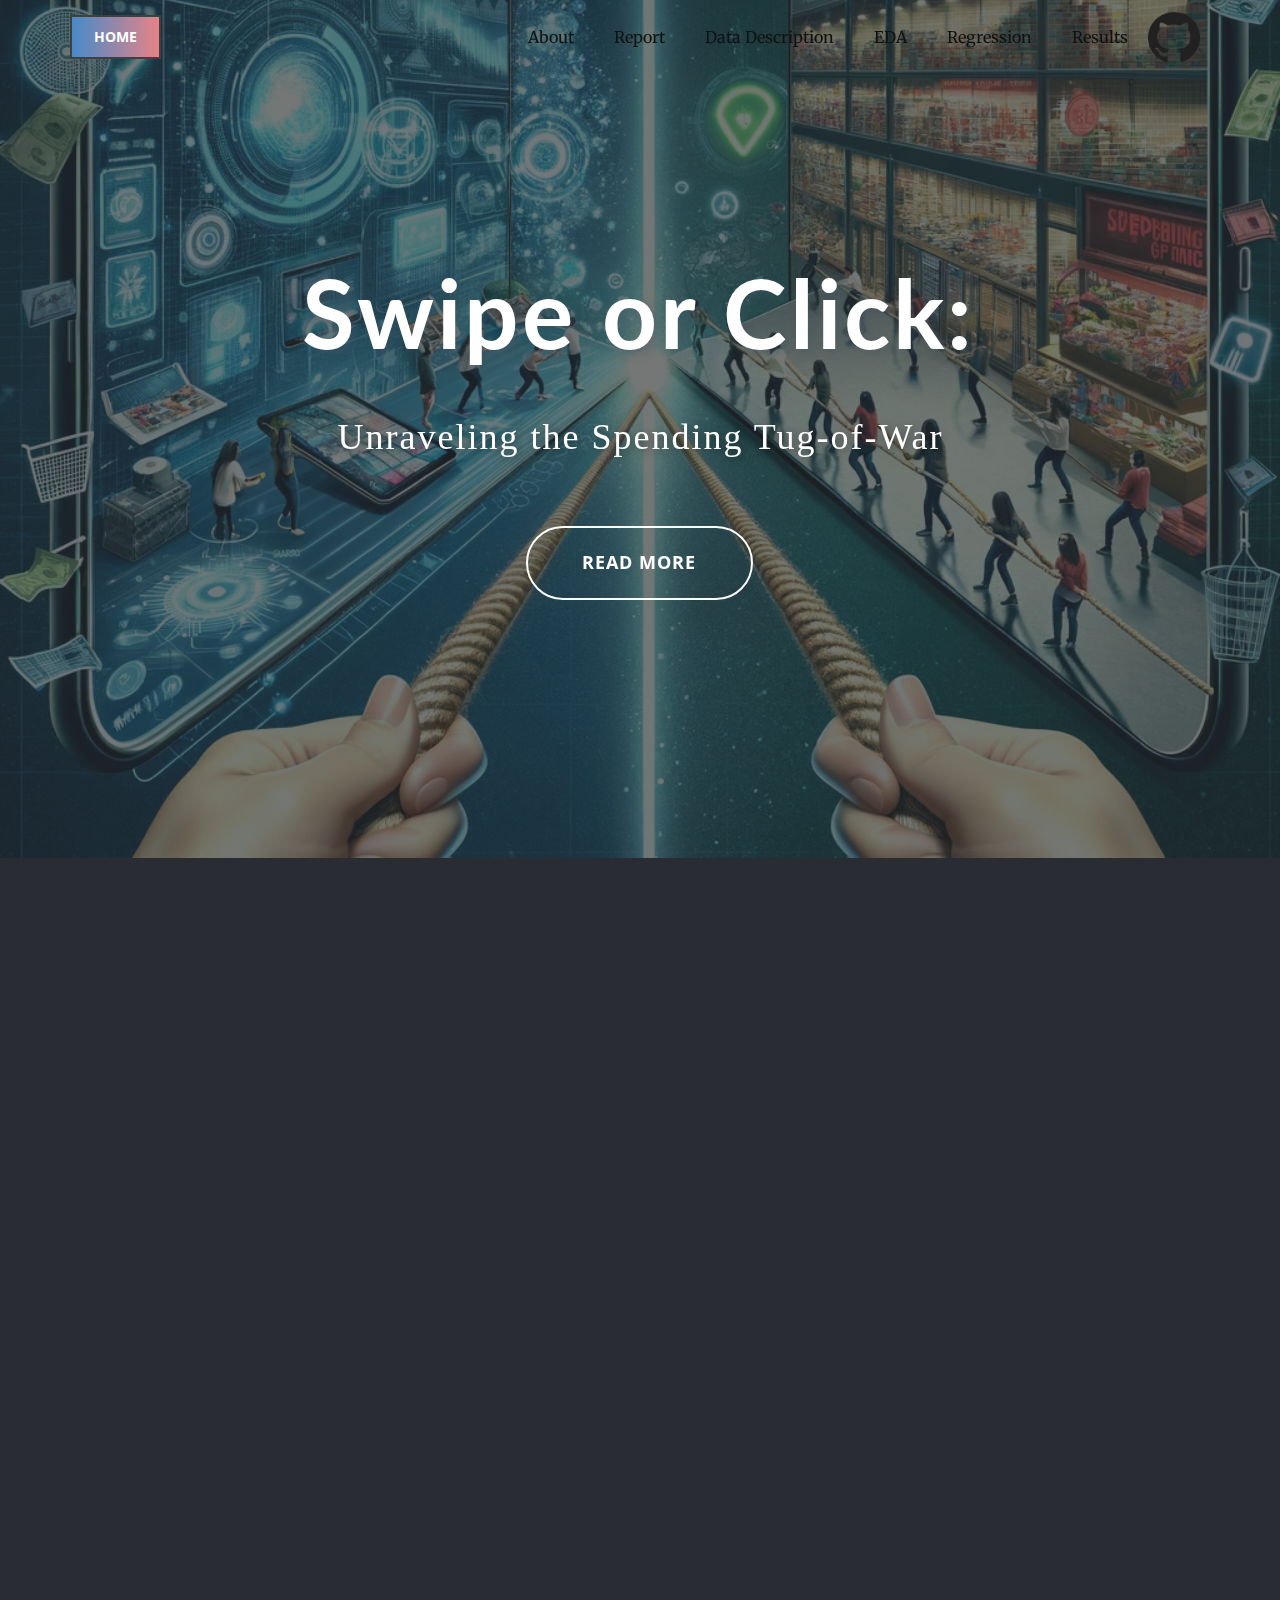
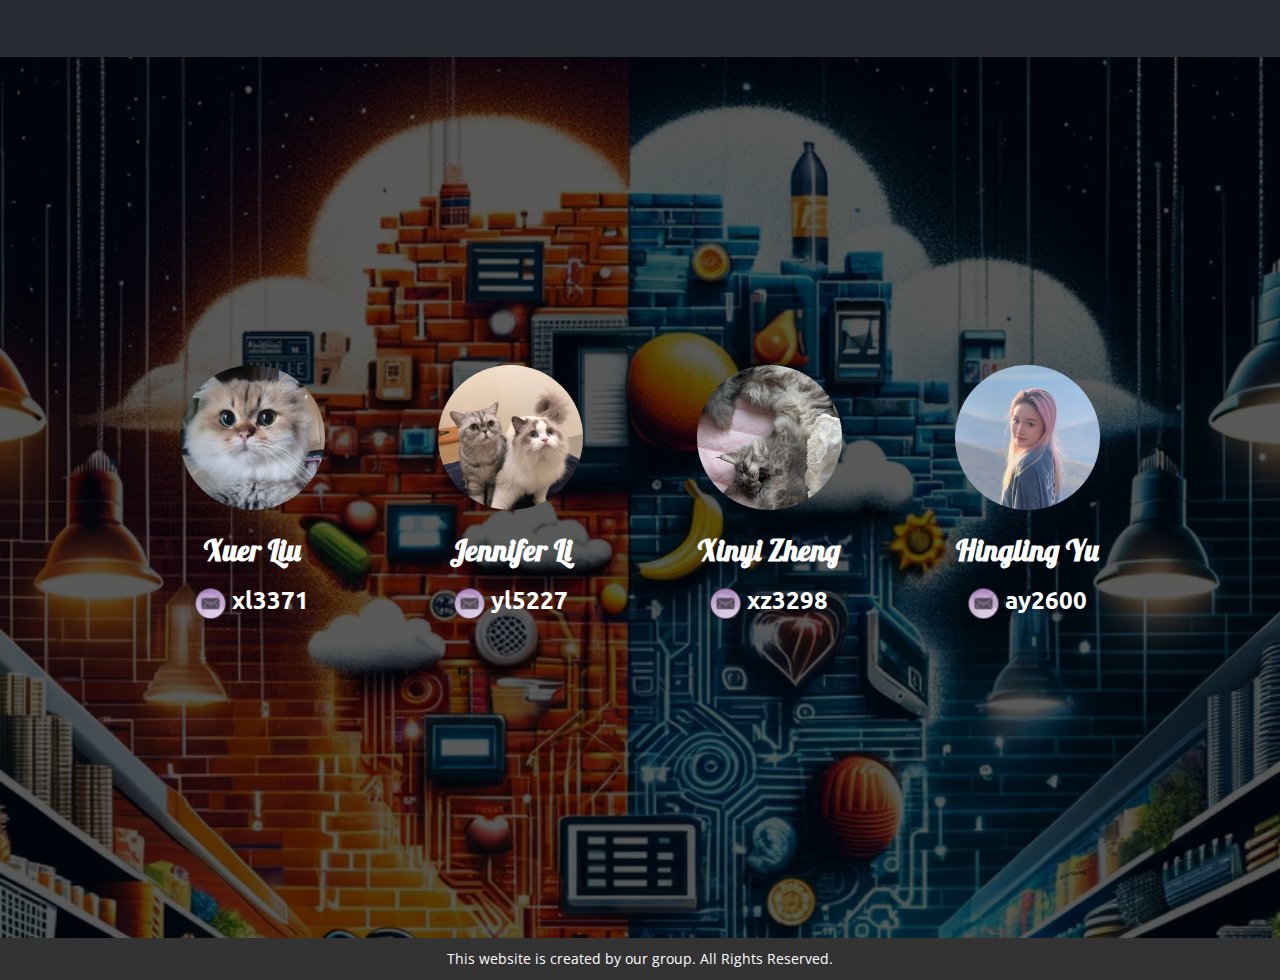
<file: index.html>
<!DOCTYPE html>
<html style="font-size: 16px;" lang="en"><head>
    <meta name="viewport" content="width=device-width, initial-scale=1.0">
    <meta charset="utf-8">
    <meta name="keywords" content="​Wonderful tours, ​Backpacking Trips, ​Small group travel that&amp;apos;s good all over, ​Enjoy the perfect blend of adventure tours, ​Your adventure starts here, Tours Nature &amp;amp; Wildlife, Get in touch">
    <meta name="description" content="">
    <title>Home</title>
    <link rel="stylesheet" href="nicepage.css" media="screen">
<link rel="stylesheet" href="Home.css" media="screen">
    <script class="u-script" type="text/javascript" src="jquery-1.9.1.min.js" defer=""></script>
    <script class="u-script" type="text/javascript" src="nicepage.js" defer=""></script>
    <meta name="generator" content="Nicepage 6.1.0, nicepage.com">
    <link id="u-theme-google-font" rel="stylesheet" href="https://fonts.googleapis.com/css?family=Roboto:100,100i,300,300i,400,400i,500,500i,700,700i,900,900i|Open+Sans:300,300i,400,400i,500,500i,600,600i,700,700i,800,800i">
    <link id="u-page-google-font" rel="stylesheet" href="https://fonts.googleapis.com/css?family=Lato:100,100i,300,300i,400,400i,700,700i,900,900i|Merriweather:300,300i,400,400i,700,700i,900,900i|Lobster:400|Ubuntu:300,300i,400,400i,500,500i,700,700i">
    
    
    
    
    
    <script type="application/ld+json">{
		"@context": "http://schema.org",
		"@type": "Organization",
		"name": "",
		"url": "/"
}</script>
    <meta name="theme-color" content="#478ac9">
    <meta property="og:title" content="Home">
    <meta property="og:type" content="website">
    <link rel="canonical" href="/">
  <meta data-intl-tel-input-cdn-path="intlTelInput/"></head>
  <body data-home-page="https://website6080677.nicepage.io/Home.html?version=4bb87ae7-4875-2386-87da-73b87c39f4ab" data-home-page-title="Home" data-path-to-root="./" data-include-products="false" class="u-body u-overlap u-xl-mode" data-lang="en"><header class="u-clearfix u-header u-sticky u-sticky-3f23 u-header" id="sec-8df1"><div class="u-clearfix u-sheet u-sheet-1">
        <nav class="u-menu u-menu-one-level u-offcanvas u-menu-1">
          <div class="menu-collapse u-custom-font u-font-merriweather" style="font-size: 1rem; letter-spacing: 0px; font-weight: 700;">
            <a class="u-button-style u-custom-left-right-menu-spacing u-custom-padding-bottom u-custom-top-bottom-menu-spacing u-nav-link u-text-active-palette-1-base u-text-hover-palette-2-base" href="#">
              <svg class="u-svg-link" viewBox="0 0 24 24"><use xlink:href="#menu-hamburger"></use></svg>
              <svg class="u-svg-content" version="1.1" id="menu-hamburger" viewBox="0 0 16 16" x="0px" y="0px" xmlns:xlink="http://www.w3.org/1999/xlink" xmlns="http://www.w3.org/2000/svg"><g><rect y="1" width="16" height="2"></rect><rect y="7" width="16" height="2"></rect><rect y="13" width="16" height="2"></rect>
</g></svg>
            </a>
          </div>
          <div class="u-custom-menu u-nav-container">
            <ul class="u-custom-font u-font-merriweather u-nav u-unstyled u-nav-1"><li class="u-nav-item"><a class="u-button-style u-nav-link u-text-active-palette-1-base u-text-hover-palette-2-base" href="https://marketingllyz.github.io/About.html" style="padding: 10px 20px;">About</a>
</li><li class="u-nav-item"><a class="u-button-style u-nav-link u-text-active-palette-1-base u-text-hover-palette-2-base" href="https://marketingllyz.github.io/report.html" style="padding: 10px 20px;">Report</a>
</li><li class="u-nav-item"><a class="u-button-style u-nav-link u-text-active-palette-1-base u-text-hover-palette-2-base" href="https://marketingllyz.github.io/data.html" style="padding: 10px 20px;">Data Description</a>
</li><li class="u-nav-item"><a class="u-button-style u-nav-link u-text-active-palette-1-base u-text-hover-palette-2-base" href="https://marketingllyz.github.io/EDA.html" style="padding: 10px 20px;">EDA</a>
</li><li class="u-nav-item"><a class="u-button-style u-nav-link u-text-active-palette-1-base u-text-hover-palette-2-base" href="https://marketingllyz.github.io/regression.html" style="padding: 10px 20px;">Regression</a>
</li><li class="u-nav-item"><a class="u-button-style u-nav-link u-text-active-palette-1-base u-text-hover-palette-2-base" href="https://marketingllyz.github.io/results.html" style="padding: 10px 20px;">Results</a>
</li></ul>
          </div>
          <div class="u-custom-menu u-nav-container-collapse">
            <div class="u-black u-container-style u-inner-container-layout u-opacity u-opacity-95 u-sidenav">
              <div class="u-inner-container-layout u-sidenav-overflow">
                <div class="u-menu-close"></div>
                <ul class="u-align-center u-nav u-popupmenu-items u-unstyled u-nav-2"><li class="u-nav-item"><a class="u-button-style u-nav-link" href="https://marketingllyz.github.io/About.html">About</a>
</li><li class="u-nav-item"><a class="u-button-style u-nav-link" href="https://marketingllyz.github.io/report.html">Report</a>
</li><li class="u-nav-item"><a class="u-button-style u-nav-link" href="https://marketingllyz.github.io/data.html">Data Description</a>
</li><li class="u-nav-item"><a class="u-button-style u-nav-link" href="https://marketingllyz.github.io/EDA.html">EDA</a>
</li><li class="u-nav-item"><a class="u-button-style u-nav-link" href="https://marketingllyz.github.io/regression.html">Regression</a>
</li><li class="u-nav-item"><a class="u-button-style u-nav-link" href="https://marketingllyz.github.io/results.html">Results</a>
</li></ul>
              </div>
            </div>
            <div class="u-black u-menu-overlay u-opacity u-opacity-70"></div>
          </div>
        </nav>
        <a href="https://marketingllyz.github.io/index.html" class="u-border-2 u-border-grey-75 u-btn u-button-style u-gradient u-none u-text-body-alt-color u-btn-1">Home</a>
        <img class="u-image u-image-contain u-image-default u-preserve-proportions u-image-1" src="images/2111425.png" alt="" data-image-width="128" data-image-height="128" data-href="https://github.com/marketingllyz/marketingllyz.github.io" data-target="_blank">
      </div></header>
    <section class="u-align-center u-clearfix u-image u-shading u-section-1" id="carousel_790c" data-image-width="1024" data-image-height="1024">
      <div class="u-clearfix u-sheet u-sheet-1">
        <h1 class="u-align-center u-text u-text-default u-text-1" data-animation-name="customAnimationIn" data-animation-duration="1500" data-animation-delay="500"> Swipe or Click:</h1>
        <h3 class="u-align-center u-custom-font u-font-georgia u-text u-text-body-alt-color u-text-2" data-animation-name="customAnimationIn" data-animation-duration="1500" data-animation-delay="500"> Unraveling the Spending Tug-of-War </h3>
        <a href="https://marketingllyz.github.io/About.html" class="u-active-white u-align-center u-border-2 u-border-active-white u-border-hover-white u-border-white u-btn u-btn-round u-button-style u-hover-white u-none u-radius-50 u-btn-1" data-animation-name="customAnimationIn" data-animation-duration="1500" data-animation-delay="500">read more</a>
      </div>
    </section>
    <section class="u-clearfix u-palette-5-dark-3 u-section-2" id="carousel_d0e6">
      <div class="u-clearfix u-sheet u-valign-middle-lg u-valign-middle-sm u-valign-middle-xl u-valign-middle-xs u-sheet-1">
        <div class="data-layout-selected u-clearfix u-expanded-width u-layout-wrap u-layout-wrap-1">
          <div class="u-layout">
            <div class="u-layout-row">
              <div class="u-align-left u-container-align-left u-container-style u-layout-cell u-size-24 u-layout-cell-1" data-animation-name="customAnimationIn" data-animation-duration="1500" data-animation-delay="500">
                <div class="u-container-layout u-valign-middle u-container-layout-1">
                  <h3 class="u-align-left u-text u-text-palette-3-base u-text-1" spellcheck="false">Motivation</h3>
                  <p class="u-align-left u-custom-font u-font-merriweather u-text u-text-2" spellcheck="false"> In an era where digital storefronts are as common as physical aisles, consumer spending habits have evolved. While online shopping presents a convenience, allowing modern shoppers to indulge from the comfort of their homes, there's an ongoing debate: does this ease translate to more dollars spent?</p>
                  <a href="https://marketingllyz.github.io/About.html" class="u-active-white u-align-left u-border-2 u-border-active-white u-border-hover-white u-border-palette-3-base u-btn u-btn-round u-button-style u-hover-white u-none u-radius-50 u-btn-1" data-animation-name="" data-animation-duration="0" data-animation-delay="0" data-animation-direction="">learn more</a>
                </div>
              </div>
              <div class="u-container-style u-layout-cell u-size-36 u-layout-cell-2">
                <div class="u-container-layout u-container-layout-2">
                  <div class="u-shape u-shape-svg u-text-palette-3-base u-shape-1" data-animation-name="customAnimationIn" data-animation-duration="1500" data-animation-delay="500">
                    <svg class="u-svg-link" preserveAspectRatio="none" viewBox="0 0 160 160" style=""><use xlink:href="#svg-9d3d"></use></svg>
                    <svg xmlns="http://www.w3.org/2000/svg" xmlns:xlink="http://www.w3.org/1999/xlink" version="1.1" xml:space="preserve" class="u-svg-content" viewBox="0 0 160 160" x="0px" y="0px" id="svg-9d3d" style="enable-background:new 0 0 160 160;"><path d="M80,30c27.6,0,50,22.4,50,50s-22.4,50-50,50s-50-22.4-50-50S52.4,30,80,30 M80,0C35.8,0,0,35.8,0,80s35.8,80,80,80
	s80-35.8,80-80S124.2,0,80,0L80,0z"></path></svg>
                  </div>
                  <div class="u-image u-image-circle u-image-1" data-image-width="1024" data-image-height="1024" data-animation-name="customAnimationIn" data-animation-duration="1500"></div>
                  <div class="u-shape u-shape-svg u-text-palette-3-base u-shape-2" data-animation-name="bounceIn" data-animation-duration="1250" data-animation-direction="" data-animation-delay="750">
                    <svg class="u-svg-link" preserveAspectRatio="none" viewBox="0 0 160 160" style=""><use xlink:href="#svg-9d3d"></use></svg>
                    <svg class="u-svg-content" viewBox="0 0 160 160" x="0px" y="0px" id="svg-9d3d" style="enable-background:new 0 0 160 160;"><path d="M80,30c27.6,0,50,22.4,50,50s-22.4,50-50,50s-50-22.4-50-50S52.4,30,80,30 M80,0C35.8,0,0,35.8,0,80s35.8,80,80,80
	s80-35.8,80-80S124.2,0,80,0L80,0z"></path></svg>
                  </div>
                  <div class="u-shape u-shape-svg u-text-palette-3-base u-shape-3" data-animation-name="customAnimationIn" data-animation-duration="1500" data-animation-delay="250">
                    <svg class="u-svg-link" preserveAspectRatio="none" viewBox="0 0 160 50" style=""><use xlink:href="#svg-c9fe"></use></svg>
                    <svg class="u-svg-content" viewBox="0 0 160 50" x="0px" y="0px" id="svg-c9fe" style="enable-background:new 0 0 160 50;"><path d="M133,26.7c-13.9,9.7-25.8,9.7-39.8,0c-9.1-6.3-16.8-6.3-25.9,0c-13.8,9.6-25.1,9.6-38.9,0c-9.2-6.4-15.4-6.4-24.6,0L0,22
	c11.2-7.8,20.6-8.1,32.2,0c11,7.6,19,8.5,31.3,0c11.6-8.1,22.4-7.7,33.5,0c11.4,8,20.3,8.3,32.2,0c11.6-8.1,19.2-8.1,30.8,0
	l-3.8,4.7C146.9,20.2,142.3,20.2,133,26.7z M133,10.8c-13.9,9.7-25.8,9.7-39.8,0c-9.1-6.3-16.8-6.3-25.9,0
	c-13.8,9.6-25.1,9.6-38.9,0c-9.2-6.4-15.4-6.4-24.6,0L0,6.1c11.2-7.8,20.6-8.1,32.2,0c11,7.6,19,8.5,31.3,0C75.1-2,85.9-1.6,97,6.1
	c11.4,8,20.3,8.3,32.2,0C140.8-2,148.4-2,160,6.1l-3.8,4.7C146.9,4.3,142.3,4.3,133,10.8z M32.2,38c11,7.6,19,8.5,31.3,0
	c11.6-8.1,22.4-7.7,33.5,0c11.4,8,20.3,8.3,32.2,0c11.6-8.1,19.2-8.1,30.8,0l-3.8,4.7c-9.3-6.5-13.9-6.5-23.3,0
	c-13.9,9.7-25.8,9.7-39.8,0c-9.1-6.3-16.8-6.3-25.9,0c-13.8,9.6-25.1,9.6-38.9,0c-9.2-6.4-15.4-6.4-24.6,0L0,38
	C11.2,30.2,20.6,29.9,32.2,38z"></path></svg>
                  </div>
                </div>
              </div>
            </div>
          </div>
        </div>
      </div>
    </section>
    <section class="u-align-left u-clearfix u-image u-shading u-section-3" id="carousel_4c00" data-image-width="1024" data-image-height="1024">
      <div class="u-clearfix u-sheet u-sheet-1">
        <div class="u-align-left u-container-align-left u-container-style u-group u-shape-rectangle u-group-1" data-animation-name="customAnimationIn" data-animation-duration="1500" data-animation-delay="500">
          <div class="u-container-layout u-container-layout-1">
            <h2 class="u-align-left u-font-titillium-Web u-text u-text-1" spellcheck="false">Contact us<br>
            </h2>
          </div>
        </div>
        <div class="u-expanded-width-sm u-expanded-width-xs u-list u-list-1">
          <div class="u-repeater u-repeater-1">
            <div class="u-container-style u-list-item u-repeater-item">
              <div class="u-container-layout u-similar-container u-container-layout-2">
                <div class="u-image u-image-circle u-preserve-proportions u-image-1" alt="" data-image-width="480" data-image-height="480" data-href="https://github.com/XuerLiu5"></div>
                <p class="u-custom-font u-font-lobster u-text u-text-default u-text-2"> Xuer Liu</p>
                <p class="u-custom-font u-font-ubuntu u-small-text u-text u-text-default u-text-variant u-text-3"><span class="u-file-icon u-icon u-icon-1" data-href="mailto:xl3371@cumc.columbia.edu"><img src="images/11562220.png" alt=""></span>&nbsp;​​xl3371 
                </p>
              </div>
            </div>
            <div class="u-container-style u-list-item u-repeater-item">
              <div class="u-container-layout u-similar-container u-container-layout-3">
                <div class="u-image u-image-circle u-preserve-proportions u-image-2" alt="" data-image-width="964" data-image-height="964" data-href="https://github.com/lyjen07"></div>
                <p class="u-custom-font u-font-lobster u-text u-text-default u-text-4"> Jennifer Li</p>
                <p class="u-custom-font u-font-ubuntu u-small-text u-text u-text-default u-text-variant u-text-5"><span class="u-file-icon u-icon u-icon-2" data-href="mailto:yl5227@cumc.columbia.edu"><img src="images/11562220.png" alt=""></span>&nbsp;​​yl5227
                </p>
              </div>
            </div>
            <div class="u-container-style u-list-item u-repeater-item">
              <div class="u-container-layout u-similar-container u-container-layout-4">
                <div class="u-image u-image-circle u-preserve-proportions u-image-3" alt="" data-image-width="1080" data-image-height="1920" data-href="https://github.com/XinyiZheng7"></div>
                <p class="u-custom-font u-font-lobster u-text u-text-default u-text-6"> Xinyi Zheng</p>
                <p class="u-custom-font u-font-ubuntu u-small-text u-text u-text-default u-text-variant u-text-7"><span class="u-file-icon u-icon u-icon-3" data-href="mailto:xz3298@cumc.columbia.edu"><img src="images/11562220.png" alt=""></span>&nbsp;​xz3298
                </p>
              </div>
            </div>
            <div class="u-container-style u-list-item u-repeater-item">
              <div class="u-container-layout u-similar-container u-container-layout-5">
                <div class="u-image u-image-circle u-preserve-proportions u-image-4" alt="" data-image-width="1600" data-image-height="1600" data-href="https://github.com/HinglingYu"></div>
                <p class="u-custom-font u-font-lobster u-text u-text-default u-text-8"> Hingling Yu</p>
                <p class="u-custom-font u-font-ubuntu u-small-text u-text u-text-default u-text-variant u-text-9"><span class="u-file-icon u-icon u-icon-4" data-href="mailto:ay2600@cumc.columbia.edu"><img src="images/11562220.png" alt=""></span>&nbsp;ay2600
                </p>
              </div>
            </div>
          </div>
        </div>
      </div>
    </section>
    
    
    
    <footer class="u-align-center u-clearfix u-footer u-grey-80 u-footer" id="sec-5e54"><div class="u-clearfix u-sheet u-sheet-1">
        <p class="u-small-text u-text u-text-variant u-text-1">This website is created by our group. All Rights Reserved.</p>

  
</body></html>
</file>
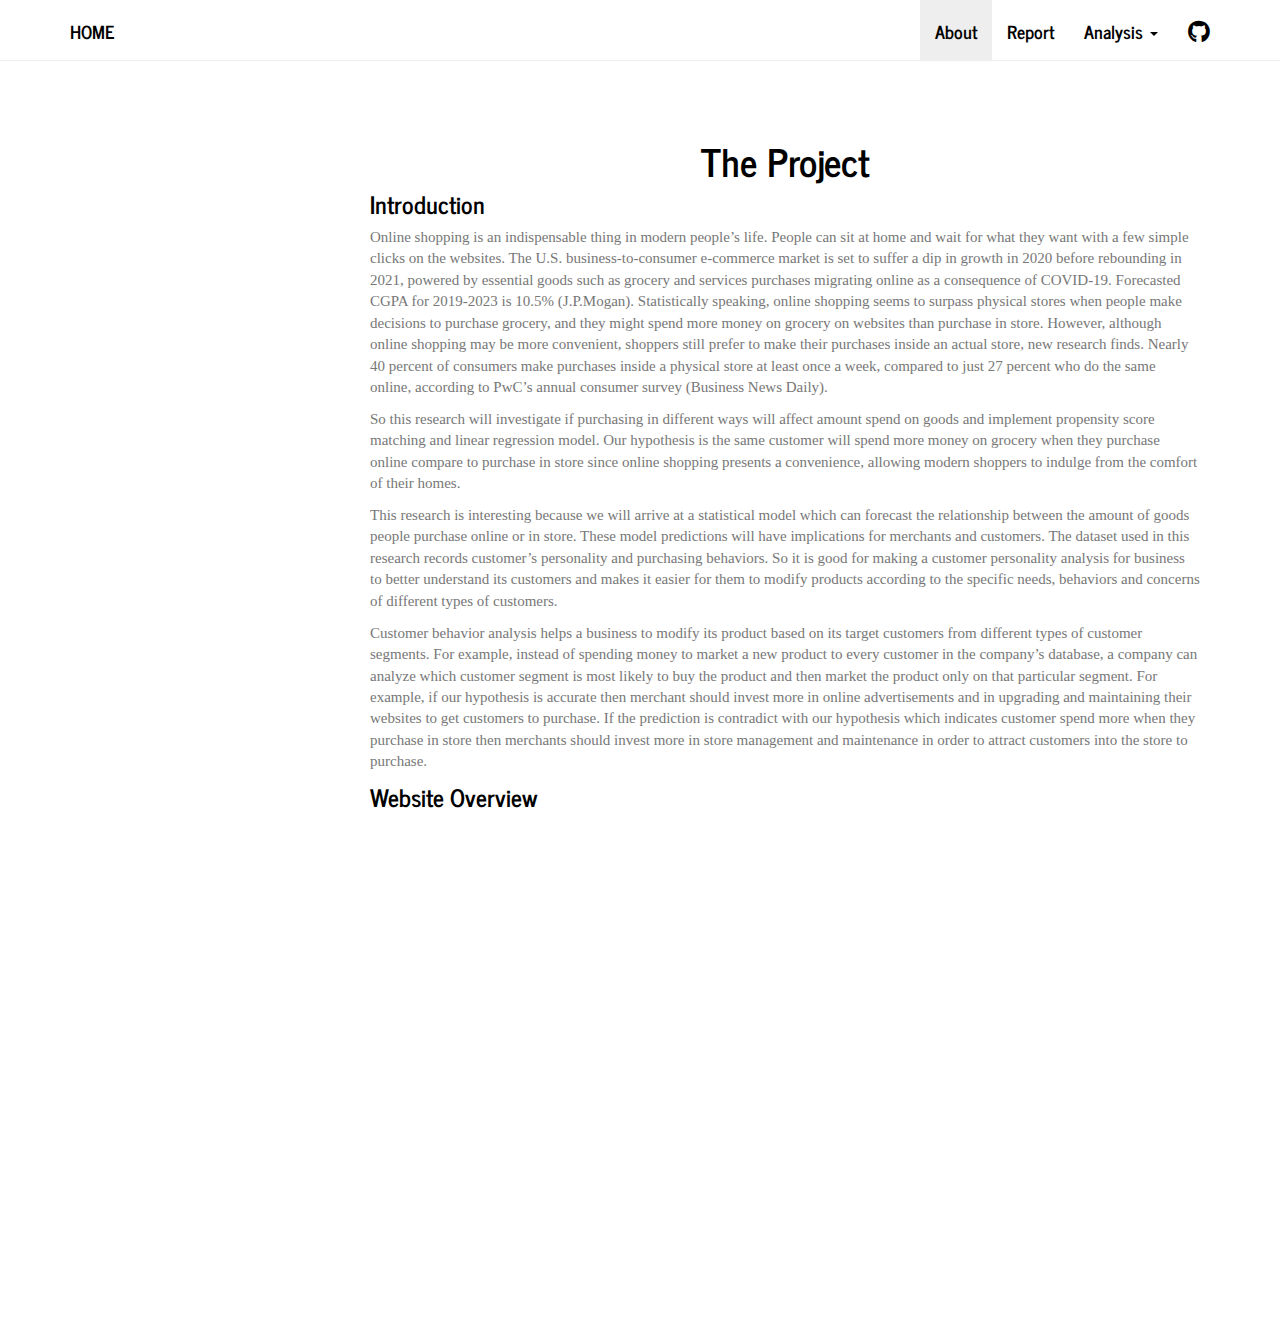
<file: About.html>
<!DOCTYPE html>

<html>

<head>

<meta charset="utf-8" />
<meta name="generator" content="pandoc" />
<meta http-equiv="X-UA-Compatible" content="IE=EDGE" />




<title> The Project</title>

<script src="site_libs/header-attrs-2.24/header-attrs.js"></script>
<script src="site_libs/jquery-3.6.0/jquery-3.6.0.min.js"></script>
<meta name="viewport" content="width=device-width, initial-scale=1" />
<link href="site_libs/bootstrap-3.3.5/css/journal.min.css" rel="stylesheet" />
<script src="site_libs/bootstrap-3.3.5/js/bootstrap.min.js"></script>
<script src="site_libs/bootstrap-3.3.5/shim/html5shiv.min.js"></script>
<script src="site_libs/bootstrap-3.3.5/shim/respond.min.js"></script>
<style>h1 {font-size: 34px;}
       h1.title {font-size: 38px;}
       h2 {font-size: 30px;}
       h3 {font-size: 24px;}
       h4 {font-size: 18px;}
       h5 {font-size: 16px;}
       h6 {font-size: 12px;}
       code {color: inherit; background-color: rgba(0, 0, 0, 0.04);}
       pre:not([class]) { background-color: white }</style>
<script src="site_libs/navigation-1.1/tabsets.js"></script>
<link href="site_libs/highlightjs-9.12.0/default.css" rel="stylesheet" />
<script src="site_libs/highlightjs-9.12.0/highlight.js"></script>
<link href="site_libs/font-awesome-6.4.2/css/all.min.css" rel="stylesheet" />
<link href="site_libs/font-awesome-6.4.2/css/v4-shims.min.css" rel="stylesheet" />

<style type="text/css">
  code{white-space: pre-wrap;}
  span.smallcaps{font-variant: small-caps;}
  span.underline{text-decoration: underline;}
  div.column{display: inline-block; vertical-align: top; width: 50%;}
  div.hanging-indent{margin-left: 1.5em; text-indent: -1.5em;}
  ul.task-list{list-style: none;}
    </style>

<style type="text/css">code{white-space: pre;}</style>
<script type="text/javascript">
if (window.hljs) {
  hljs.configure({languages: []});
  hljs.initHighlightingOnLoad();
  if (document.readyState && document.readyState === "complete") {
    window.setTimeout(function() { hljs.initHighlighting(); }, 0);
  }
}
</script>









<style type = "text/css">
.main-container {
  max-width: 940px;
  margin-left: auto;
  margin-right: auto;
}
img {
  max-width:100%;
}
.tabbed-pane {
  padding-top: 12px;
}
.html-widget {
  margin-bottom: 20px;
}
button.code-folding-btn:focus {
  outline: none;
}
summary {
  display: list-item;
}
details > summary > p:only-child {
  display: inline;
}
pre code {
  padding: 0;
}
</style>


<style type="text/css">
.dropdown-submenu {
  position: relative;
}
.dropdown-submenu>.dropdown-menu {
  top: 0;
  left: 100%;
  margin-top: -6px;
  margin-left: -1px;
  border-radius: 0 6px 6px 6px;
}
.dropdown-submenu:hover>.dropdown-menu {
  display: block;
}
.dropdown-submenu>a:after {
  display: block;
  content: " ";
  float: right;
  width: 0;
  height: 0;
  border-color: transparent;
  border-style: solid;
  border-width: 5px 0 5px 5px;
  border-left-color: #cccccc;
  margin-top: 5px;
  margin-right: -10px;
}
.dropdown-submenu:hover>a:after {
  border-left-color: #adb5bd;
}
.dropdown-submenu.pull-left {
  float: none;
}
.dropdown-submenu.pull-left>.dropdown-menu {
  left: -100%;
  margin-left: 10px;
  border-radius: 6px 0 6px 6px;
}
</style>

<script type="text/javascript">
// manage active state of menu based on current page
$(document).ready(function () {
  // active menu anchor
  href = window.location.pathname
  href = href.substr(href.lastIndexOf('/') + 1)
  if (href === "")
    href = "index.html";
  var menuAnchor = $('a[href="' + href + '"]');

  // mark the anchor link active (and if it's in a dropdown, also mark that active)
  var dropdown = menuAnchor.closest('li.dropdown');
  if (window.bootstrap) { // Bootstrap 4+
    menuAnchor.addClass('active');
    dropdown.find('> .dropdown-toggle').addClass('active');
  } else { // Bootstrap 3
    menuAnchor.parent().addClass('active');
    dropdown.addClass('active');
  }

  // Navbar adjustments
  var navHeight = $(".navbar").first().height() + 15;
  var style = document.createElement('style');
  var pt = "padding-top: " + navHeight + "px; ";
  var mt = "margin-top: -" + navHeight + "px; ";
  var css = "";
  // offset scroll position for anchor links (for fixed navbar)
  for (var i = 1; i <= 6; i++) {
    css += ".section h" + i + "{ " + pt + mt + "}\n";
  }
  style.innerHTML = "body {" + pt + "padding-bottom: 40px; }\n" + css;
  document.head.appendChild(style);
});
</script>

<!-- tabsets -->

<style type="text/css">
.tabset-dropdown > .nav-tabs {
  display: inline-table;
  max-height: 500px;
  min-height: 44px;
  overflow-y: auto;
  border: 1px solid #ddd;
  border-radius: 4px;
}

.tabset-dropdown > .nav-tabs > li.active:before, .tabset-dropdown > .nav-tabs.nav-tabs-open:before {
  content: "\e259";
  font-family: 'Glyphicons Halflings';
  display: inline-block;
  padding: 10px;
  border-right: 1px solid #ddd;
}

.tabset-dropdown > .nav-tabs.nav-tabs-open > li.active:before {
  content: "\e258";
  font-family: 'Glyphicons Halflings';
  border: none;
}

.tabset-dropdown > .nav-tabs > li.active {
  display: block;
}

.tabset-dropdown > .nav-tabs > li > a,
.tabset-dropdown > .nav-tabs > li > a:focus,
.tabset-dropdown > .nav-tabs > li > a:hover {
  border: none;
  display: inline-block;
  border-radius: 4px;
  background-color: transparent;
}

.tabset-dropdown > .nav-tabs.nav-tabs-open > li {
  display: block;
  float: none;
}

.tabset-dropdown > .nav-tabs > li {
  display: none;
}
</style>

<!-- code folding -->



<style type="text/css">

#TOC {
  margin: 25px 0px 20px 0px;
}
@media (max-width: 768px) {
#TOC {
  position: relative;
  width: 100%;
}
}

@media print {
#TOC {
  display: none !important;
}
.toc-content {
  /* see https://github.com/w3c/csswg-drafts/issues/4434 */
  float: right;
}
}

.toc-content {
  padding-left: 30px;
  padding-right: 40px;
}

div.main-container {
  max-width: 1200px;
}

div.tocify {
  width: 20%;
  max-width: 260px;
  max-height: 85%;
}

@media (min-width: 768px) and (max-width: 991px) {
  div.tocify {
    width: 25%;
  }
}

@media (max-width: 767px) {
  div.tocify {
    width: 100%;
    max-width: none;
  }
}

.tocify ul, .tocify li {
  line-height: 20px;
}

.tocify-subheader .tocify-item {
  font-size: 0.90em;
}

.tocify .list-group-item {
  border-radius: 0px;
}

.tocify-subheader {
  display: inline;
}
.tocify-subheader .tocify-item {
  font-size: 0.95em;
}

</style>



</head>

<body>


<div class="container-fluid main-container">


<!-- setup 3col/9col grid for toc_float and main content  -->
<div class="row">
<div class="col-xs-12 col-sm-4 col-md-3">
<div id="TOC" class="tocify">
</div>
</div>

<div class="toc-content col-xs-12 col-sm-8 col-md-9">




<div class="navbar navbar-default  navbar-fixed-top" role="navigation">
  <div class="container">
    <div class="navbar-header">
      <button type="button" class="navbar-toggle collapsed" data-toggle="collapse" data-bs-toggle="collapse" data-target="#navbar" data-bs-target="#navbar">
        <span class="icon-bar"></span>
        <span class="icon-bar"></span>
        <span class="icon-bar"></span>
      </button>
      <a class="navbar-brand" href="index.html">Home</a>
    </div>
    <div id="navbar" class="navbar-collapse collapse">
      <ul class="nav navbar-nav">
        
      </ul>
      <ul class="nav navbar-nav navbar-right">
        <li>
  <a href="About.html">About</a>
</li>
<li>
  <a href="report.html">Report</a>
</li>
<li class="dropdown">
  <a href="#" class="dropdown-toggle" data-toggle="dropdown" role="button" data-bs-toggle="dropdown" aria-expanded="false">
    Analysis
     
    <span class="caret"></span>
  </a>
  <ul class="dropdown-menu" role="menu">
    <li>
      <a href="data.html">Data Description</a>
    </li>
    <li>
      <a href="EDA.html">EDA</a>
    </li>
    <li>
      <a href="regression.html">Regression</a>
    </li>
    <li>
      <a href="results.html">Results</a>
    </li>
  </ul>
</li>
<li>
  <a href="https://github.com/marketingllyz/marketingllyz.github.io">
    <span class="fa fa-github fa-lg"></span>
     
  </a>
</li>
      </ul>
    </div><!--/.nav-collapse -->
  </div><!--/.container -->
</div><!--/.navbar -->

<div id="header">



<h1 class="title toc-ignore"><center><br />
The Project</h1>

</div>


<div id="introduction" class="section level3">
<h3>Introduction</h3>
<p>Online shopping is an indispensable thing in modern people’s life.
People can sit at home and wait for what they want with a few simple
clicks on the websites. The U.S. business-to-consumer e-commerce market
is set to suffer a dip in growth in 2020 before rebounding in 2021,
powered by essential goods such as grocery and services purchases
migrating online as a consequence of COVID-19. Forecasted CGPA for
2019-2023 is 10.5% (J.P.Mogan). Statistically speaking, online shopping
seems to surpass physical stores when people make decisions to purchase
grocery, and they might spend more money on grocery on websites than
purchase in store. However, although online shopping may be more
convenient, shoppers still prefer to make their purchases inside an
actual store, new research finds. Nearly 40 percent of consumers make
purchases inside a physical store at least once a week, compared to just
27 percent who do the same online, according to PwC’s annual consumer
survey (Business News Daily).</p>
<p>So this research will investigate if purchasing in different ways
will affect amount spend on goods and implement propensity score
matching and linear regression model. Our hypothesis is the same
customer will spend more money on grocery when they purchase online
compare to purchase in store since online shopping presents a
convenience, allowing modern shoppers to indulge from the comfort of
their homes.</p>
<p>This research is interesting because we will arrive at a statistical
model which can forecast the relationship between the amount of goods
people purchase online or in store. These model predictions will have
implications for merchants and customers. The dataset used in this
research records customer’s personality and purchasing behaviors. So it
is good for making a customer personality analysis for business to
better understand its customers and makes it easier for them to modify
products according to the specific needs, behaviors and concerns of
different types of customers.</p>
<p>Customer behavior analysis helps a business to modify its product
based on its target customers from different types of customer segments.
For example, instead of spending money to market a new product to every
customer in the company’s database, a company can analyze which customer
segment is most likely to buy the product and then market the product
only on that particular segment. For example, if our hypothesis is
accurate then merchant should invest more in online advertisements and
in upgrading and maintaining their websites to get customers to
purchase. If the prediction is contradict with our hypothesis which
indicates customer spend more when they purchase in store then merchants
should invest more in store management and maintenance in order to
attract customers into the store to purchase.</p>
</div>
<div id="website-overview" class="section level3">
<h3>Website Overview</h3>
<iframe width="840" height="473" src="https://www.youtube.com/embed/E9O1KmOSYd4" frameborder="0" allow="accelerometer; autoplay; clipboard-write; encrypted-media; gyroscope; picture-in-picture" allowfullscreen>
</iframe>
</div>



</div>
</div>

</div>

<script>

// add bootstrap table styles to pandoc tables
function bootstrapStylePandocTables() {
  $('tr.odd').parent('tbody').parent('table').addClass('table table-condensed');
}
$(document).ready(function () {
  bootstrapStylePandocTables();
});


</script>

<!-- tabsets -->

<script>
$(document).ready(function () {
  window.buildTabsets("TOC");
});

$(document).ready(function () {
  $('.tabset-dropdown > .nav-tabs > li').click(function () {
    $(this).parent().toggleClass('nav-tabs-open');
  });
});
</script>

<!-- code folding -->

<script>
$(document).ready(function ()  {

    // temporarily add toc-ignore selector to headers for the consistency with Pandoc
    $('.unlisted.unnumbered').addClass('toc-ignore')

    // move toc-ignore selectors from section div to header
    $('div.section.toc-ignore')
        .removeClass('toc-ignore')
        .children('h1,h2,h3,h4,h5').addClass('toc-ignore');

    // establish options
    var options = {
      selectors: "",
      theme: "bootstrap3",
      context: '.toc-content',
      hashGenerator: function (text) {
        return text.replace(/[.\\/?&!#<>]/g, '').replace(/\s/g, '_');
      },
      ignoreSelector: ".toc-ignore",
      scrollTo: 0
    };
    options.showAndHide = false;
    options.smoothScroll = false;

    // tocify
    var toc = $("#TOC").tocify(options).data("toc-tocify");
});
</script>

<!-- dynamically load mathjax for compatibility with self-contained -->
<script>
  (function () {
    var script = document.createElement("script");
    script.type = "text/javascript";
    script.src  = "https://mathjax.rstudio.com/latest/MathJax.js?config=TeX-AMS-MML_HTMLorMML";
    document.getElementsByTagName("head")[0].appendChild(script);
  })();
</script>

</body>
</html>
</file>
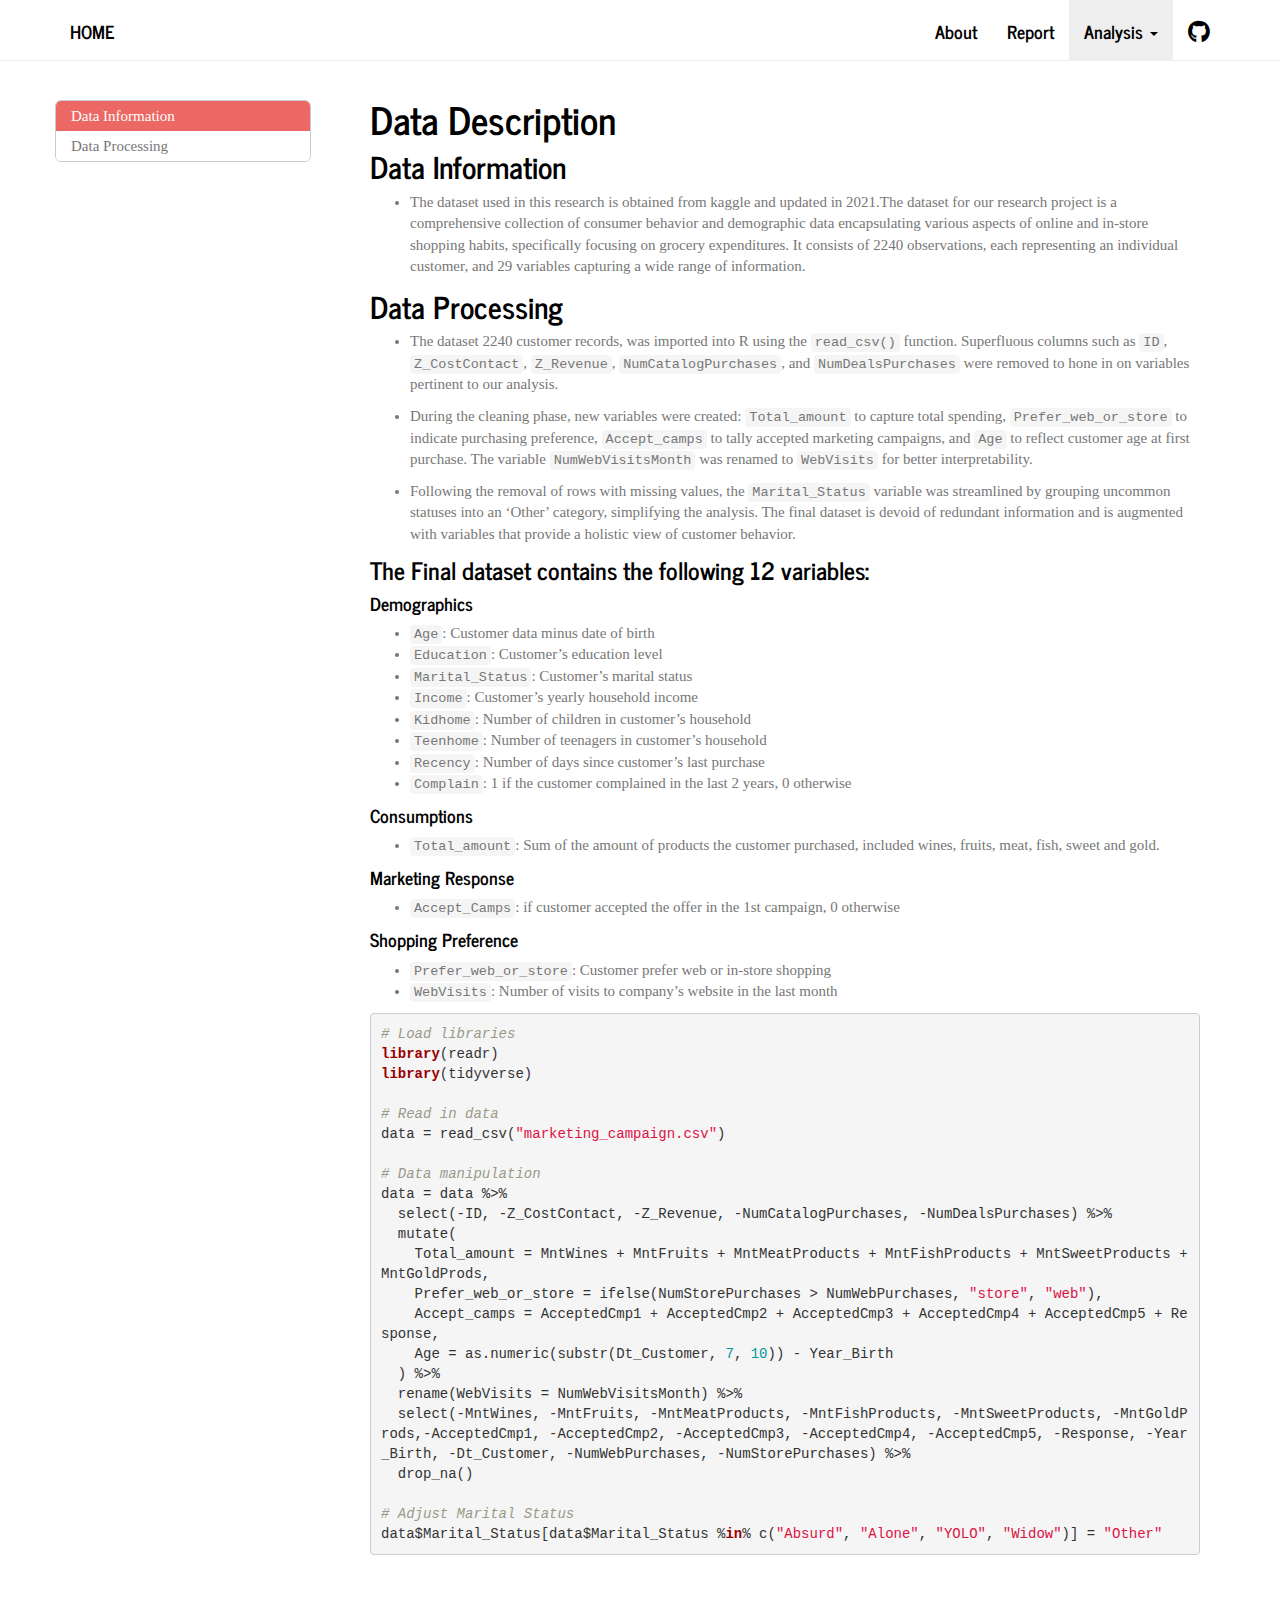
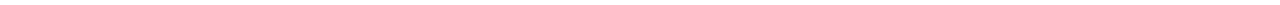
<file: data.html>
<!DOCTYPE html>

<html>

<head>

<meta charset="utf-8" />
<meta name="generator" content="pandoc" />
<meta http-equiv="X-UA-Compatible" content="IE=EDGE" />




<title>Data Description</title>

<script src="site_libs/header-attrs-2.24/header-attrs.js"></script>
<script src="site_libs/jquery-3.6.0/jquery-3.6.0.min.js"></script>
<meta name="viewport" content="width=device-width, initial-scale=1" />
<link href="site_libs/bootstrap-3.3.5/css/journal.min.css" rel="stylesheet" />
<script src="site_libs/bootstrap-3.3.5/js/bootstrap.min.js"></script>
<script src="site_libs/bootstrap-3.3.5/shim/html5shiv.min.js"></script>
<script src="site_libs/bootstrap-3.3.5/shim/respond.min.js"></script>
<style>h1 {font-size: 34px;}
       h1.title {font-size: 38px;}
       h2 {font-size: 30px;}
       h3 {font-size: 24px;}
       h4 {font-size: 18px;}
       h5 {font-size: 16px;}
       h6 {font-size: 12px;}
       code {color: inherit; background-color: rgba(0, 0, 0, 0.04);}
       pre:not([class]) { background-color: white }</style>
<script src="site_libs/jqueryui-1.13.2/jquery-ui.min.js"></script>
<link href="site_libs/tocify-1.9.1/jquery.tocify.css" rel="stylesheet" />
<script src="site_libs/tocify-1.9.1/jquery.tocify.js"></script>
<script src="site_libs/navigation-1.1/tabsets.js"></script>
<link href="site_libs/highlightjs-9.12.0/default.css" rel="stylesheet" />
<script src="site_libs/highlightjs-9.12.0/highlight.js"></script>
<link href="site_libs/font-awesome-6.4.2/css/all.min.css" rel="stylesheet" />
<link href="site_libs/font-awesome-6.4.2/css/v4-shims.min.css" rel="stylesheet" />

<style type="text/css">
  code{white-space: pre-wrap;}
  span.smallcaps{font-variant: small-caps;}
  span.underline{text-decoration: underline;}
  div.column{display: inline-block; vertical-align: top; width: 50%;}
  div.hanging-indent{margin-left: 1.5em; text-indent: -1.5em;}
  ul.task-list{list-style: none;}
    </style>

<style type="text/css">code{white-space: pre;}</style>
<script type="text/javascript">
if (window.hljs) {
  hljs.configure({languages: []});
  hljs.initHighlightingOnLoad();
  if (document.readyState && document.readyState === "complete") {
    window.setTimeout(function() { hljs.initHighlighting(); }, 0);
  }
}
</script>









<style type = "text/css">
.main-container {
  max-width: 940px;
  margin-left: auto;
  margin-right: auto;
}
img {
  max-width:100%;
}
.tabbed-pane {
  padding-top: 12px;
}
.html-widget {
  margin-bottom: 20px;
}
button.code-folding-btn:focus {
  outline: none;
}
summary {
  display: list-item;
}
details > summary > p:only-child {
  display: inline;
}
pre code {
  padding: 0;
}
</style>


<style type="text/css">
.dropdown-submenu {
  position: relative;
}
.dropdown-submenu>.dropdown-menu {
  top: 0;
  left: 100%;
  margin-top: -6px;
  margin-left: -1px;
  border-radius: 0 6px 6px 6px;
}
.dropdown-submenu:hover>.dropdown-menu {
  display: block;
}
.dropdown-submenu>a:after {
  display: block;
  content: " ";
  float: right;
  width: 0;
  height: 0;
  border-color: transparent;
  border-style: solid;
  border-width: 5px 0 5px 5px;
  border-left-color: #cccccc;
  margin-top: 5px;
  margin-right: -10px;
}
.dropdown-submenu:hover>a:after {
  border-left-color: #adb5bd;
}
.dropdown-submenu.pull-left {
  float: none;
}
.dropdown-submenu.pull-left>.dropdown-menu {
  left: -100%;
  margin-left: 10px;
  border-radius: 6px 0 6px 6px;
}
</style>

<script type="text/javascript">
// manage active state of menu based on current page
$(document).ready(function () {
  // active menu anchor
  href = window.location.pathname
  href = href.substr(href.lastIndexOf('/') + 1)
  if (href === "")
    href = "index.html";
  var menuAnchor = $('a[href="' + href + '"]');

  // mark the anchor link active (and if it's in a dropdown, also mark that active)
  var dropdown = menuAnchor.closest('li.dropdown');
  if (window.bootstrap) { // Bootstrap 4+
    menuAnchor.addClass('active');
    dropdown.find('> .dropdown-toggle').addClass('active');
  } else { // Bootstrap 3
    menuAnchor.parent().addClass('active');
    dropdown.addClass('active');
  }

  // Navbar adjustments
  var navHeight = $(".navbar").first().height() + 15;
  var style = document.createElement('style');
  var pt = "padding-top: " + navHeight + "px; ";
  var mt = "margin-top: -" + navHeight + "px; ";
  var css = "";
  // offset scroll position for anchor links (for fixed navbar)
  for (var i = 1; i <= 6; i++) {
    css += ".section h" + i + "{ " + pt + mt + "}\n";
  }
  style.innerHTML = "body {" + pt + "padding-bottom: 40px; }\n" + css;
  document.head.appendChild(style);
});
</script>

<!-- tabsets -->

<style type="text/css">
.tabset-dropdown > .nav-tabs {
  display: inline-table;
  max-height: 500px;
  min-height: 44px;
  overflow-y: auto;
  border: 1px solid #ddd;
  border-radius: 4px;
}

.tabset-dropdown > .nav-tabs > li.active:before, .tabset-dropdown > .nav-tabs.nav-tabs-open:before {
  content: "\e259";
  font-family: 'Glyphicons Halflings';
  display: inline-block;
  padding: 10px;
  border-right: 1px solid #ddd;
}

.tabset-dropdown > .nav-tabs.nav-tabs-open > li.active:before {
  content: "\e258";
  font-family: 'Glyphicons Halflings';
  border: none;
}

.tabset-dropdown > .nav-tabs > li.active {
  display: block;
}

.tabset-dropdown > .nav-tabs > li > a,
.tabset-dropdown > .nav-tabs > li > a:focus,
.tabset-dropdown > .nav-tabs > li > a:hover {
  border: none;
  display: inline-block;
  border-radius: 4px;
  background-color: transparent;
}

.tabset-dropdown > .nav-tabs.nav-tabs-open > li {
  display: block;
  float: none;
}

.tabset-dropdown > .nav-tabs > li {
  display: none;
}
</style>

<!-- code folding -->



<style type="text/css">

#TOC {
  margin: 25px 0px 20px 0px;
}
@media (max-width: 768px) {
#TOC {
  position: relative;
  width: 100%;
}
}

@media print {
.toc-content {
  /* see https://github.com/w3c/csswg-drafts/issues/4434 */
  float: right;
}
}

.toc-content {
  padding-left: 30px;
  padding-right: 40px;
}

div.main-container {
  max-width: 1200px;
}

div.tocify {
  width: 20%;
  max-width: 260px;
  max-height: 85%;
}

@media (min-width: 768px) and (max-width: 991px) {
  div.tocify {
    width: 25%;
  }
}

@media (max-width: 767px) {
  div.tocify {
    width: 100%;
    max-width: none;
  }
}

.tocify ul, .tocify li {
  line-height: 20px;
}

.tocify-subheader .tocify-item {
  font-size: 0.90em;
}

.tocify .list-group-item {
  border-radius: 0px;
}


</style>



</head>

<body>


<div class="container-fluid main-container">


<!-- setup 3col/9col grid for toc_float and main content  -->
<div class="row">
<div class="col-xs-12 col-sm-4 col-md-3">
<div id="TOC" class="tocify">
</div>
</div>

<div class="toc-content col-xs-12 col-sm-8 col-md-9">




<div class="navbar navbar-default  navbar-fixed-top" role="navigation">
  <div class="container">
    <div class="navbar-header">
      <button type="button" class="navbar-toggle collapsed" data-toggle="collapse" data-bs-toggle="collapse" data-target="#navbar" data-bs-target="#navbar">
        <span class="icon-bar"></span>
        <span class="icon-bar"></span>
        <span class="icon-bar"></span>
      </button>
      <a class="navbar-brand" href="index.html">Home</a>
    </div>
    <div id="navbar" class="navbar-collapse collapse">
      <ul class="nav navbar-nav">
        
      </ul>
      <ul class="nav navbar-nav navbar-right">
        <li>
  <a href="About.html">About</a>
</li>
<li>
  <a href="report.html">Report</a>
</li>
<li class="dropdown">
  <a href="#" class="dropdown-toggle" data-toggle="dropdown" role="button" data-bs-toggle="dropdown" aria-expanded="false">
    Analysis
     
    <span class="caret"></span>
  </a>
  <ul class="dropdown-menu" role="menu">
    <li>
      <a href="data.html">Data Description</a>
    </li>
    <li>
      <a href="EDA.html">EDA</a>
    </li>
    <li>
      <a href="regression.html">Regression</a>
    </li>
    <li>
      <a href="results.html">Results</a>
    </li>
  </ul>
</li>
<li>
  <a href="https://github.com/marketingllyz/marketingllyz.github.io">
    <span class="fa fa-github fa-lg"></span>
     
  </a>
</li>
      </ul>
    </div><!--/.nav-collapse -->
  </div><!--/.container -->
</div><!--/.navbar -->

<div id="header">



<h1 class="title toc-ignore">Data Description</h1>

</div>


<div id="data-information" class="section level2">
<h2>Data Information</h2>
<ul>
<li>The dataset used in this research is obtained from kaggle and
updated in 2021.The dataset for our research project is a comprehensive
collection of consumer behavior and demographic data encapsulating
various aspects of online and in-store shopping habits, specifically
focusing on grocery expenditures. It consists of 2240 observations, each
representing an individual customer, and 29 variables capturing a wide
range of information.</li>
</ul>
</div>
<div id="data-processing" class="section level2">
<h2>Data Processing</h2>
<ul>
<li><p>The dataset 2240 customer records, was imported into R using the
<code>read_csv()</code> function. Superfluous columns such as
<code>ID</code>, <code>Z_CostContact</code>, <code>Z_Revenue</code>,
<code>NumCatalogPurchases</code>, and <code>NumDealsPurchases</code>
were removed to hone in on variables pertinent to our analysis.</p></li>
<li><p>During the cleaning phase, new variables were created:
<code>Total_amount</code> to capture total spending,
<code>Prefer_web_or_store</code> to indicate purchasing preference,
<code>Accept_camps</code> to tally accepted marketing campaigns, and
<code>Age</code> to reflect customer age at first purchase. The variable
<code>NumWebVisitsMonth</code> was renamed to <code>WebVisits</code> for
better interpretability.</p></li>
<li><p>Following the removal of rows with missing values, the
<code>Marital_Status</code> variable was streamlined by grouping
uncommon statuses into an ‘Other’ category, simplifying the analysis.
The final dataset is devoid of redundant information and is augmented
with variables that provide a holistic view of customer
behavior.</p></li>
</ul>
<div id="the-final-dataset-contains-the-following-12-variables"
class="section level3">
<h3>The Final dataset contains the following 12 variables:</h3>
<div id="demographics" class="section level4">
<h4>Demographics</h4>
<ul>
<li><code>Age</code>: Customer data minus date of birth</li>
<li><code>Education</code>: Customer’s education level</li>
<li><code>Marital_Status</code>: Customer’s marital status</li>
<li><code>Income</code>: Customer’s yearly household income</li>
<li><code>Kidhome</code>: Number of children in customer’s
household</li>
<li><code>Teenhome</code>: Number of teenagers in customer’s
household</li>
<li><code>Recency</code>: Number of days since customer’s last
purchase</li>
<li><code>Complain</code>: 1 if the customer complained in the last 2
years, 0 otherwise</li>
</ul>
</div>
<div id="consumptions" class="section level4">
<h4>Consumptions</h4>
<ul>
<li><code>Total_amount</code>: Sum of the amount of products the
customer purchased, included wines, fruits, meat, fish, sweet and
gold.</li>
</ul>
</div>
<div id="marketing-response" class="section level4">
<h4>Marketing Response</h4>
<ul>
<li><code>Accept_Camps</code>: if customer accepted the offer in the 1st
campaign, 0 otherwise</li>
</ul>
</div>
<div id="shopping-preference" class="section level4">
<h4>Shopping Preference</h4>
<ul>
<li><code>Prefer_web_or_store</code>: Customer prefer web or in-store
shopping</li>
<li><code>WebVisits</code>: Number of visits to company’s website in the
last month</li>
</ul>
<pre class="r"><code># Load libraries
library(readr)
library(tidyverse)

# Read in data
data = read_csv(&quot;marketing_campaign.csv&quot;)

# Data manipulation
data = data %&gt;%
  select(-ID, -Z_CostContact, -Z_Revenue, -NumCatalogPurchases, -NumDealsPurchases) %&gt;%
  mutate(
    Total_amount = MntWines + MntFruits + MntMeatProducts + MntFishProducts + MntSweetProducts + MntGoldProds,
    Prefer_web_or_store = ifelse(NumStorePurchases &gt; NumWebPurchases, &quot;store&quot;, &quot;web&quot;),
    Accept_camps = AcceptedCmp1 + AcceptedCmp2 + AcceptedCmp3 + AcceptedCmp4 + AcceptedCmp5 + Response,
    Age = as.numeric(substr(Dt_Customer, 7, 10)) - Year_Birth
  ) %&gt;%
  rename(WebVisits = NumWebVisitsMonth) %&gt;%
  select(-MntWines, -MntFruits, -MntMeatProducts, -MntFishProducts, -MntSweetProducts, -MntGoldProds,-AcceptedCmp1, -AcceptedCmp2, -AcceptedCmp3, -AcceptedCmp4, -AcceptedCmp5, -Response, -Year_Birth, -Dt_Customer, -NumWebPurchases, -NumStorePurchases) %&gt;%
  drop_na()

# Adjust Marital Status
data$Marital_Status[data$Marital_Status %in% c(&quot;Absurd&quot;, &quot;Alone&quot;, &quot;YOLO&quot;, &quot;Widow&quot;)] = &quot;Other&quot;</code></pre>
</div>
</div>
</div>



</div>
</div>

</div>

<script>

// add bootstrap table styles to pandoc tables
function bootstrapStylePandocTables() {
  $('tr.odd').parent('tbody').parent('table').addClass('table table-condensed');
}
$(document).ready(function () {
  bootstrapStylePandocTables();
});


</script>

<!-- tabsets -->

<script>
$(document).ready(function () {
  window.buildTabsets("TOC");
});

$(document).ready(function () {
  $('.tabset-dropdown > .nav-tabs > li').click(function () {
    $(this).parent().toggleClass('nav-tabs-open');
  });
});
</script>

<!-- code folding -->

<script>
$(document).ready(function ()  {

    // temporarily add toc-ignore selector to headers for the consistency with Pandoc
    $('.unlisted.unnumbered').addClass('toc-ignore')

    // move toc-ignore selectors from section div to header
    $('div.section.toc-ignore')
        .removeClass('toc-ignore')
        .children('h1,h2,h3,h4,h5').addClass('toc-ignore');

    // establish options
    var options = {
      selectors: "h1,h2,h3",
      theme: "bootstrap3",
      context: '.toc-content',
      hashGenerator: function (text) {
        return text.replace(/[.\\/?&!#<>]/g, '').replace(/\s/g, '_');
      },
      ignoreSelector: ".toc-ignore",
      scrollTo: 0
    };
    options.showAndHide = true;
    options.smoothScroll = true;

    // tocify
    var toc = $("#TOC").tocify(options).data("toc-tocify");
});
</script>

<!-- dynamically load mathjax for compatibility with self-contained -->
<script>
  (function () {
    var script = document.createElement("script");
    script.type = "text/javascript";
    script.src  = "https://mathjax.rstudio.com/latest/MathJax.js?config=TeX-AMS-MML_HTMLorMML";
    document.getElementsByTagName("head")[0].appendChild(script);
  })();
</script>

</body>
</html>
</file>
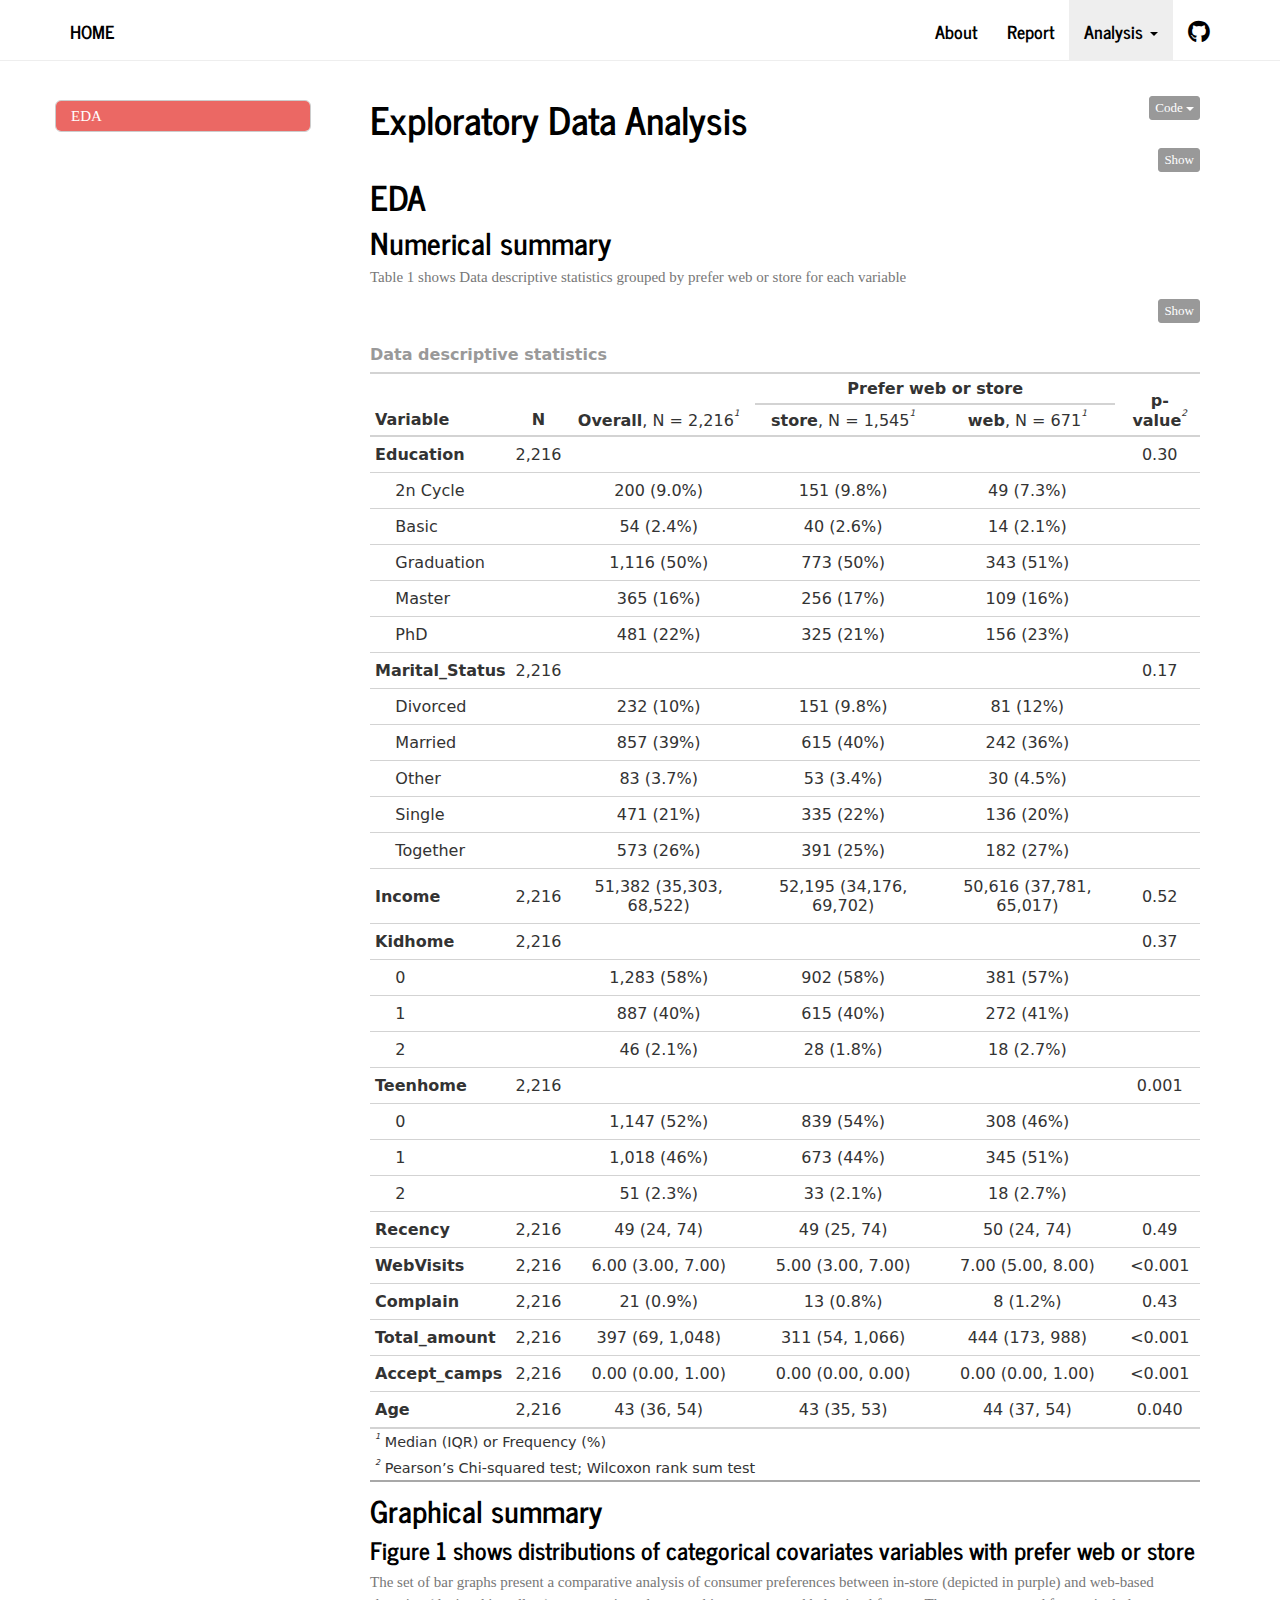
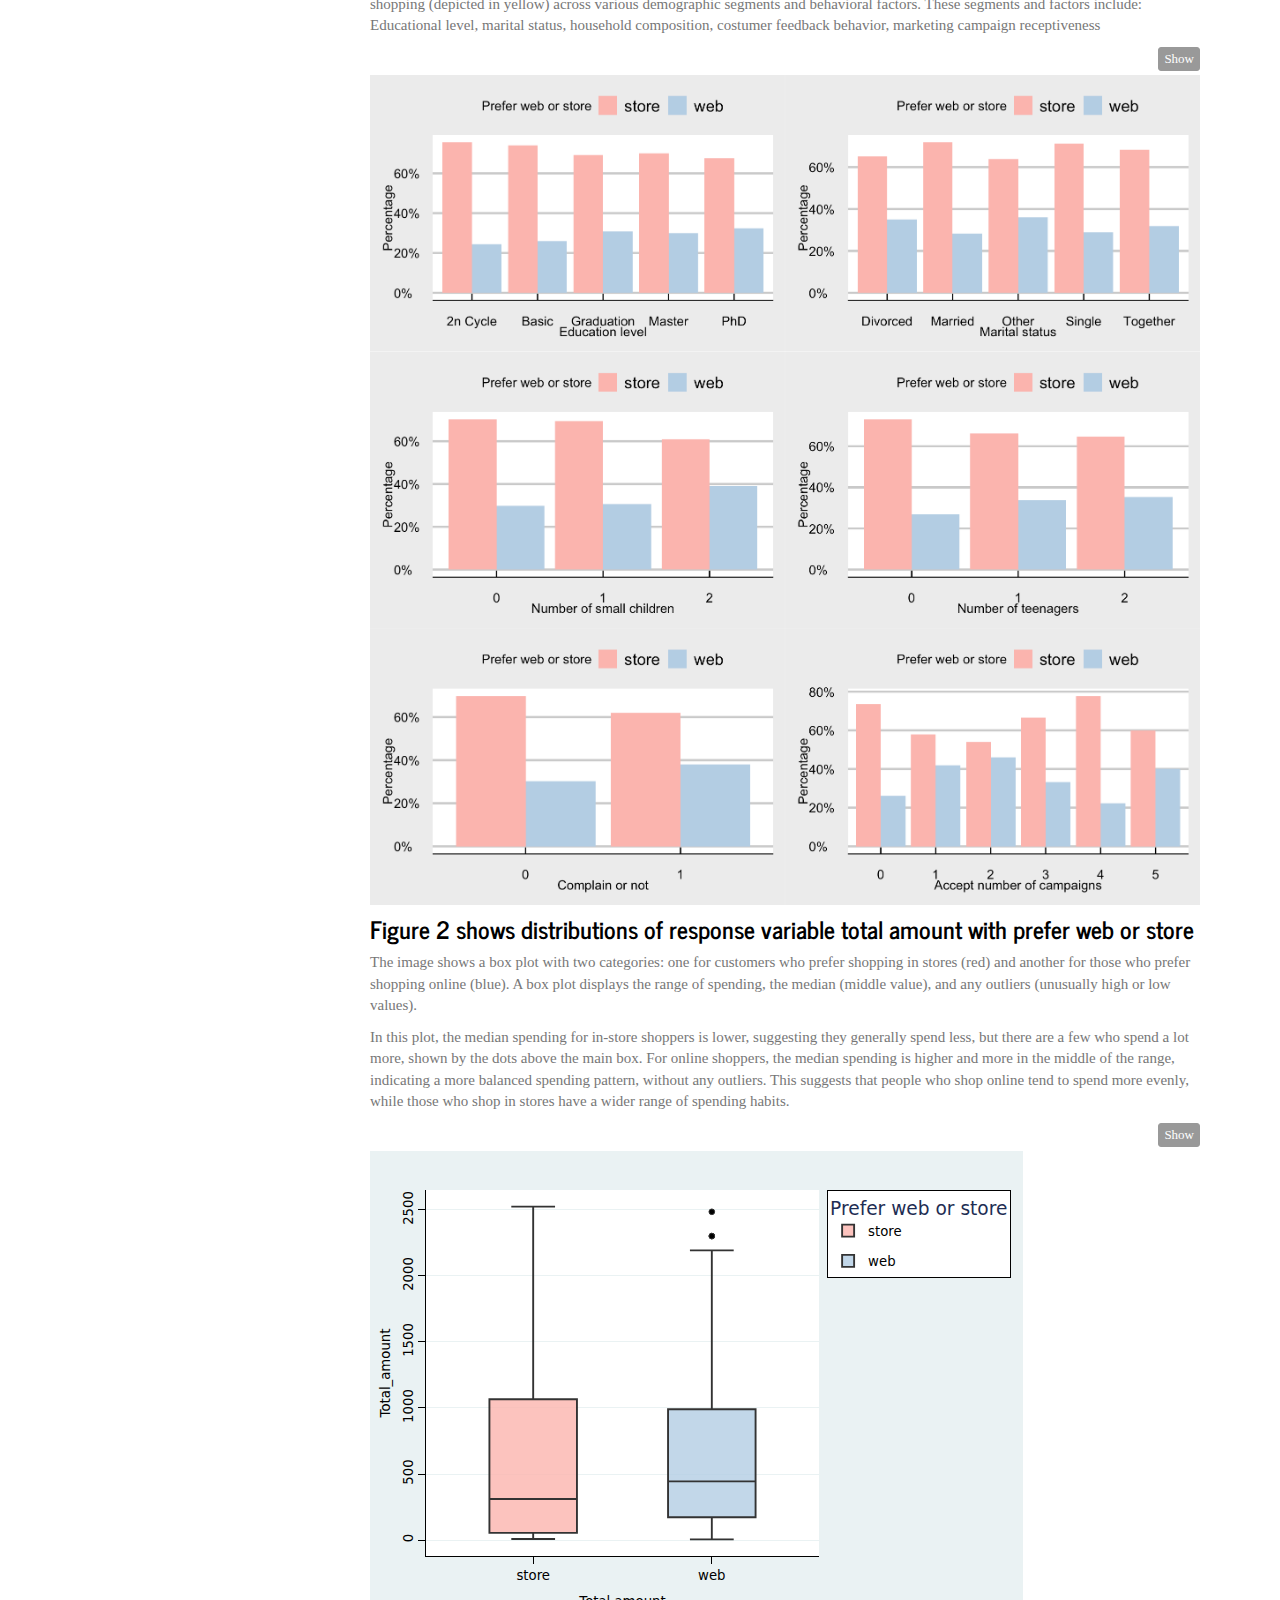
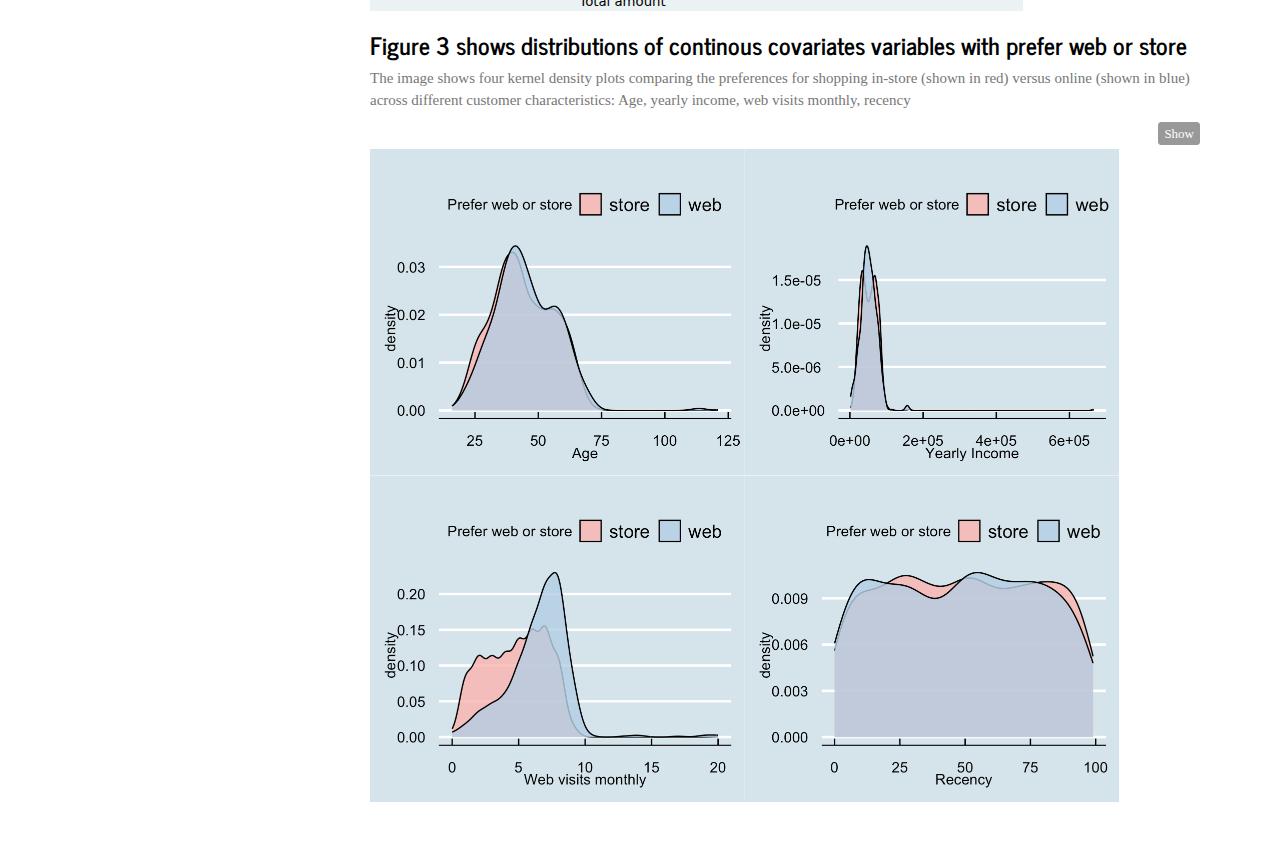
<file: EDA.html>
<!DOCTYPE html>

<html>

<head>

<meta charset="utf-8" />
<meta name="generator" content="pandoc" />
<meta http-equiv="X-UA-Compatible" content="IE=EDGE" />




<title>Exploratory Data Analysis</title>

<script src="site_libs/header-attrs-2.24/header-attrs.js"></script>
<script src="site_libs/jquery-3.6.0/jquery-3.6.0.min.js"></script>
<meta name="viewport" content="width=device-width, initial-scale=1" />
<link href="site_libs/bootstrap-3.3.5/css/journal.min.css" rel="stylesheet" />
<script src="site_libs/bootstrap-3.3.5/js/bootstrap.min.js"></script>
<script src="site_libs/bootstrap-3.3.5/shim/html5shiv.min.js"></script>
<script src="site_libs/bootstrap-3.3.5/shim/respond.min.js"></script>
<style>h1 {font-size: 34px;}
       h1.title {font-size: 38px;}
       h2 {font-size: 30px;}
       h3 {font-size: 24px;}
       h4 {font-size: 18px;}
       h5 {font-size: 16px;}
       h6 {font-size: 12px;}
       code {color: inherit; background-color: rgba(0, 0, 0, 0.04);}
       pre:not([class]) { background-color: white }</style>
<script src="site_libs/jqueryui-1.13.2/jquery-ui.min.js"></script>
<link href="site_libs/tocify-1.9.1/jquery.tocify.css" rel="stylesheet" />
<script src="site_libs/tocify-1.9.1/jquery.tocify.js"></script>
<script src="site_libs/navigation-1.1/tabsets.js"></script>
<script src="site_libs/navigation-1.1/codefolding.js"></script>
<link href="site_libs/highlightjs-9.12.0/default.css" rel="stylesheet" />
<script src="site_libs/highlightjs-9.12.0/highlight.js"></script>
<script src="site_libs/htmlwidgets-1.6.2/htmlwidgets.js"></script>
<script src="site_libs/plotly-binding-4.10.3/plotly.js"></script>
<script src="site_libs/typedarray-0.1/typedarray.min.js"></script>
<link href="site_libs/crosstalk-1.2.0/css/crosstalk.min.css" rel="stylesheet" />
<script src="site_libs/crosstalk-1.2.0/js/crosstalk.min.js"></script>
<link href="site_libs/plotly-htmlwidgets-css-2.11.1/plotly-htmlwidgets.css" rel="stylesheet" />
<script src="site_libs/plotly-main-2.11.1/plotly-latest.min.js"></script>
<link href="site_libs/font-awesome-6.4.2/css/all.min.css" rel="stylesheet" />
<link href="site_libs/font-awesome-6.4.2/css/v4-shims.min.css" rel="stylesheet" />

<style type="text/css">
  code{white-space: pre-wrap;}
  span.smallcaps{font-variant: small-caps;}
  span.underline{text-decoration: underline;}
  div.column{display: inline-block; vertical-align: top; width: 50%;}
  div.hanging-indent{margin-left: 1.5em; text-indent: -1.5em;}
  ul.task-list{list-style: none;}
    </style>

<style type="text/css">code{white-space: pre;}</style>
<script type="text/javascript">
if (window.hljs) {
  hljs.configure({languages: []});
  hljs.initHighlightingOnLoad();
  if (document.readyState && document.readyState === "complete") {
    window.setTimeout(function() { hljs.initHighlighting(); }, 0);
  }
}
</script>









<style type = "text/css">
.main-container {
  max-width: 940px;
  margin-left: auto;
  margin-right: auto;
}
img {
  max-width:100%;
}
.tabbed-pane {
  padding-top: 12px;
}
.html-widget {
  margin-bottom: 20px;
}
button.code-folding-btn:focus {
  outline: none;
}
summary {
  display: list-item;
}
details > summary > p:only-child {
  display: inline;
}
pre code {
  padding: 0;
}
</style>


<style type="text/css">
.dropdown-submenu {
  position: relative;
}
.dropdown-submenu>.dropdown-menu {
  top: 0;
  left: 100%;
  margin-top: -6px;
  margin-left: -1px;
  border-radius: 0 6px 6px 6px;
}
.dropdown-submenu:hover>.dropdown-menu {
  display: block;
}
.dropdown-submenu>a:after {
  display: block;
  content: " ";
  float: right;
  width: 0;
  height: 0;
  border-color: transparent;
  border-style: solid;
  border-width: 5px 0 5px 5px;
  border-left-color: #cccccc;
  margin-top: 5px;
  margin-right: -10px;
}
.dropdown-submenu:hover>a:after {
  border-left-color: #adb5bd;
}
.dropdown-submenu.pull-left {
  float: none;
}
.dropdown-submenu.pull-left>.dropdown-menu {
  left: -100%;
  margin-left: 10px;
  border-radius: 6px 0 6px 6px;
}
</style>

<script type="text/javascript">
// manage active state of menu based on current page
$(document).ready(function () {
  // active menu anchor
  href = window.location.pathname
  href = href.substr(href.lastIndexOf('/') + 1)
  if (href === "")
    href = "index.html";
  var menuAnchor = $('a[href="' + href + '"]');

  // mark the anchor link active (and if it's in a dropdown, also mark that active)
  var dropdown = menuAnchor.closest('li.dropdown');
  if (window.bootstrap) { // Bootstrap 4+
    menuAnchor.addClass('active');
    dropdown.find('> .dropdown-toggle').addClass('active');
  } else { // Bootstrap 3
    menuAnchor.parent().addClass('active');
    dropdown.addClass('active');
  }

  // Navbar adjustments
  var navHeight = $(".navbar").first().height() + 15;
  var style = document.createElement('style');
  var pt = "padding-top: " + navHeight + "px; ";
  var mt = "margin-top: -" + navHeight + "px; ";
  var css = "";
  // offset scroll position for anchor links (for fixed navbar)
  for (var i = 1; i <= 6; i++) {
    css += ".section h" + i + "{ " + pt + mt + "}\n";
  }
  style.innerHTML = "body {" + pt + "padding-bottom: 40px; }\n" + css;
  document.head.appendChild(style);
});
</script>

<!-- tabsets -->

<style type="text/css">
.tabset-dropdown > .nav-tabs {
  display: inline-table;
  max-height: 500px;
  min-height: 44px;
  overflow-y: auto;
  border: 1px solid #ddd;
  border-radius: 4px;
}

.tabset-dropdown > .nav-tabs > li.active:before, .tabset-dropdown > .nav-tabs.nav-tabs-open:before {
  content: "\e259";
  font-family: 'Glyphicons Halflings';
  display: inline-block;
  padding: 10px;
  border-right: 1px solid #ddd;
}

.tabset-dropdown > .nav-tabs.nav-tabs-open > li.active:before {
  content: "\e258";
  font-family: 'Glyphicons Halflings';
  border: none;
}

.tabset-dropdown > .nav-tabs > li.active {
  display: block;
}

.tabset-dropdown > .nav-tabs > li > a,
.tabset-dropdown > .nav-tabs > li > a:focus,
.tabset-dropdown > .nav-tabs > li > a:hover {
  border: none;
  display: inline-block;
  border-radius: 4px;
  background-color: transparent;
}

.tabset-dropdown > .nav-tabs.nav-tabs-open > li {
  display: block;
  float: none;
}

.tabset-dropdown > .nav-tabs > li {
  display: none;
}
</style>

<!-- code folding -->
<style type="text/css">
.code-folding-btn { margin-bottom: 4px; }
</style>



<style type="text/css">

#TOC {
  margin: 25px 0px 20px 0px;
}
@media (max-width: 768px) {
#TOC {
  position: relative;
  width: 100%;
}
}

@media print {
.toc-content {
  /* see https://github.com/w3c/csswg-drafts/issues/4434 */
  float: right;
}
}

.toc-content {
  padding-left: 30px;
  padding-right: 40px;
}

div.main-container {
  max-width: 1200px;
}

div.tocify {
  width: 20%;
  max-width: 260px;
  max-height: 85%;
}

@media (min-width: 768px) and (max-width: 991px) {
  div.tocify {
    width: 25%;
  }
}

@media (max-width: 767px) {
  div.tocify {
    width: 100%;
    max-width: none;
  }
}

.tocify ul, .tocify li {
  line-height: 20px;
}

.tocify-subheader .tocify-item {
  font-size: 0.90em;
}

.tocify .list-group-item {
  border-radius: 0px;
}


</style>



</head>

<body>


<div class="container-fluid main-container">


<!-- setup 3col/9col grid for toc_float and main content  -->
<div class="row">
<div class="col-xs-12 col-sm-4 col-md-3">
<div id="TOC" class="tocify">
</div>
</div>

<div class="toc-content col-xs-12 col-sm-8 col-md-9">




<div class="navbar navbar-default  navbar-fixed-top" role="navigation">
  <div class="container">
    <div class="navbar-header">
      <button type="button" class="navbar-toggle collapsed" data-toggle="collapse" data-bs-toggle="collapse" data-target="#navbar" data-bs-target="#navbar">
        <span class="icon-bar"></span>
        <span class="icon-bar"></span>
        <span class="icon-bar"></span>
      </button>
      <a class="navbar-brand" href="index.html">Home</a>
    </div>
    <div id="navbar" class="navbar-collapse collapse">
      <ul class="nav navbar-nav">
        
      </ul>
      <ul class="nav navbar-nav navbar-right">
        <li>
  <a href="About.html">About</a>
</li>
<li>
  <a href="report.html">Report</a>
</li>
<li class="dropdown">
  <a href="#" class="dropdown-toggle" data-toggle="dropdown" role="button" data-bs-toggle="dropdown" aria-expanded="false">
    Analysis
     
    <span class="caret"></span>
  </a>
  <ul class="dropdown-menu" role="menu">
    <li>
      <a href="data.html">Data Description</a>
    </li>
    <li>
      <a href="EDA.html">EDA</a>
    </li>
    <li>
      <a href="regression.html">Regression</a>
    </li>
    <li>
      <a href="results.html">Results</a>
    </li>
  </ul>
</li>
<li>
  <a href="https://github.com/marketingllyz/marketingllyz.github.io">
    <span class="fa fa-github fa-lg"></span>
     
  </a>
</li>
      </ul>
    </div><!--/.nav-collapse -->
  </div><!--/.container -->
</div><!--/.navbar -->

<div id="header">

<div class="btn-group pull-right float-right">
<button type="button" class="btn btn-default btn-xs btn-secondary btn-sm dropdown-toggle" data-toggle="dropdown" data-bs-toggle="dropdown" aria-haspopup="true" aria-expanded="false"><span>Code</span> <span class="caret"></span></button>
<ul class="dropdown-menu dropdown-menu-right" style="min-width: 50px;">
<li><a id="rmd-show-all-code" href="#">Show All Code</a></li>
<li><a id="rmd-hide-all-code" href="#">Hide All Code</a></li>
</ul>
</div>



<h1 class="title toc-ignore">Exploratory Data Analysis</h1>

</div>


<pre class="r"><code>library(readr)
library(tidyverse)

data &lt;- read_csv(&quot;marketing_campaign.csv&quot;)

data &lt;- data %&gt;%  
  select(-ID, -Z_CostContact,  -Z_Revenue, -NumCatalogPurchases, -NumDealsPurchases)

data &lt;- data %&gt;%
  mutate(Total_amount = MntWines +  MntFruits +  MntMeatProducts +   MntFishProducts +
           MntSweetProducts +  MntGoldProds,
         Prefer_web_or_store = ifelse(NumStorePurchases &gt; NumWebPurchases, &quot;store&quot;, &quot;web&quot;),
         Accept_camps  =  AcceptedCmp1 +  AcceptedCmp2 +  AcceptedCmp3 +  AcceptedCmp4 +
           AcceptedCmp5 + Response,
         Age  = as.numeric(substr(Dt_Customer,7,10)) - Year_Birth,
         ) %&gt;% 
  rename(&quot;WebVisits&quot; = &quot;NumWebVisitsMonth&quot;)
  

data &lt;- data %&gt;% 
  select(-MntWines, -MntFruits, -MntMeatProducts, 
                        -MntFishProducts, -MntSweetProducts, -MntGoldProds,
                        -AcceptedCmp1,-AcceptedCmp2,-AcceptedCmp3,
                        -AcceptedCmp4,-AcceptedCmp5 ,-Response,
                        -Year_Birth, -Dt_Customer,
                        -NumWebPurchases, -NumStorePurchases) %&gt;% drop_na()

data$Marital_Status[data$Marital_Status %in% c(&quot;Absurd&quot;, &quot;Alone&quot;,&quot;YOLO&quot;,&quot;Widow&quot;)] =  &quot;Other&quot;</code></pre>
<div id="eda" class="section level1">
<h1>EDA</h1>
<div id="numerical-summary" class="section level2">
<h2>Numerical summary</h2>
<p>Table 1 shows Data descriptive statistics grouped by prefer web or
store for each variable</p>
<div style="page-break-after: always;"></div>
<pre class="r"><code>library(gtsummary)
data  %&gt;%
  tbl_summary(by = Prefer_web_or_store, type = list(Accept_camps ~ &quot;continuous&quot;)) %&gt;%
  add_p(pvalue_fun = ~ style_pvalue(.x, digits = 2)) %&gt;%
  add_overall() %&gt;%
  add_n() %&gt;%
  modify_header(label ~ &quot;**Variable**&quot;) %&gt;%
  modify_spanning_header(c(&quot;stat_1&quot;, &quot;stat_2&quot;) ~ &quot;**Prefer web or store**&quot;) %&gt;%
  modify_footnote(
    all_stat_cols() ~ &quot;Median (IQR) or Frequency (%)&quot;
  ) %&gt;%
  modify_caption(&quot;**Data descriptive statistics**&quot;) %&gt;%
  bold_labels()</code></pre>
<div id="kiezwjrooe" style="padding-left:0px;padding-right:0px;padding-top:10px;padding-bottom:10px;overflow-x:auto;overflow-y:auto;width:auto;height:auto;">
<style>#kiezwjrooe table {
  font-family: system-ui, 'Segoe UI', Roboto, Helvetica, Arial, sans-serif, 'Apple Color Emoji', 'Segoe UI Emoji', 'Segoe UI Symbol', 'Noto Color Emoji';
  -webkit-font-smoothing: antialiased;
  -moz-osx-font-smoothing: grayscale;
}

#kiezwjrooe thead, #kiezwjrooe tbody, #kiezwjrooe tfoot, #kiezwjrooe tr, #kiezwjrooe td, #kiezwjrooe th {
  border-style: none;
}

#kiezwjrooe p {
  margin: 0;
  padding: 0;
}

#kiezwjrooe .gt_table {
  display: table;
  border-collapse: collapse;
  line-height: normal;
  margin-left: auto;
  margin-right: auto;
  color: #333333;
  font-size: 16px;
  font-weight: normal;
  font-style: normal;
  background-color: #FFFFFF;
  width: auto;
  border-top-style: solid;
  border-top-width: 2px;
  border-top-color: #A8A8A8;
  border-right-style: none;
  border-right-width: 2px;
  border-right-color: #D3D3D3;
  border-bottom-style: solid;
  border-bottom-width: 2px;
  border-bottom-color: #A8A8A8;
  border-left-style: none;
  border-left-width: 2px;
  border-left-color: #D3D3D3;
}

#kiezwjrooe .gt_caption {
  padding-top: 4px;
  padding-bottom: 4px;
}

#kiezwjrooe .gt_title {
  color: #333333;
  font-size: 125%;
  font-weight: initial;
  padding-top: 4px;
  padding-bottom: 4px;
  padding-left: 5px;
  padding-right: 5px;
  border-bottom-color: #FFFFFF;
  border-bottom-width: 0;
}

#kiezwjrooe .gt_subtitle {
  color: #333333;
  font-size: 85%;
  font-weight: initial;
  padding-top: 3px;
  padding-bottom: 5px;
  padding-left: 5px;
  padding-right: 5px;
  border-top-color: #FFFFFF;
  border-top-width: 0;
}

#kiezwjrooe .gt_heading {
  background-color: #FFFFFF;
  text-align: center;
  border-bottom-color: #FFFFFF;
  border-left-style: none;
  border-left-width: 1px;
  border-left-color: #D3D3D3;
  border-right-style: none;
  border-right-width: 1px;
  border-right-color: #D3D3D3;
}

#kiezwjrooe .gt_bottom_border {
  border-bottom-style: solid;
  border-bottom-width: 2px;
  border-bottom-color: #D3D3D3;
}

#kiezwjrooe .gt_col_headings {
  border-top-style: solid;
  border-top-width: 2px;
  border-top-color: #D3D3D3;
  border-bottom-style: solid;
  border-bottom-width: 2px;
  border-bottom-color: #D3D3D3;
  border-left-style: none;
  border-left-width: 1px;
  border-left-color: #D3D3D3;
  border-right-style: none;
  border-right-width: 1px;
  border-right-color: #D3D3D3;
}

#kiezwjrooe .gt_col_heading {
  color: #333333;
  background-color: #FFFFFF;
  font-size: 100%;
  font-weight: normal;
  text-transform: inherit;
  border-left-style: none;
  border-left-width: 1px;
  border-left-color: #D3D3D3;
  border-right-style: none;
  border-right-width: 1px;
  border-right-color: #D3D3D3;
  vertical-align: bottom;
  padding-top: 5px;
  padding-bottom: 6px;
  padding-left: 5px;
  padding-right: 5px;
  overflow-x: hidden;
}

#kiezwjrooe .gt_column_spanner_outer {
  color: #333333;
  background-color: #FFFFFF;
  font-size: 100%;
  font-weight: normal;
  text-transform: inherit;
  padding-top: 0;
  padding-bottom: 0;
  padding-left: 4px;
  padding-right: 4px;
}

#kiezwjrooe .gt_column_spanner_outer:first-child {
  padding-left: 0;
}

#kiezwjrooe .gt_column_spanner_outer:last-child {
  padding-right: 0;
}

#kiezwjrooe .gt_column_spanner {
  border-bottom-style: solid;
  border-bottom-width: 2px;
  border-bottom-color: #D3D3D3;
  vertical-align: bottom;
  padding-top: 5px;
  padding-bottom: 5px;
  overflow-x: hidden;
  display: inline-block;
  width: 100%;
}

#kiezwjrooe .gt_spanner_row {
  border-bottom-style: hidden;
}

#kiezwjrooe .gt_group_heading {
  padding-top: 8px;
  padding-bottom: 8px;
  padding-left: 5px;
  padding-right: 5px;
  color: #333333;
  background-color: #FFFFFF;
  font-size: 100%;
  font-weight: initial;
  text-transform: inherit;
  border-top-style: solid;
  border-top-width: 2px;
  border-top-color: #D3D3D3;
  border-bottom-style: solid;
  border-bottom-width: 2px;
  border-bottom-color: #D3D3D3;
  border-left-style: none;
  border-left-width: 1px;
  border-left-color: #D3D3D3;
  border-right-style: none;
  border-right-width: 1px;
  border-right-color: #D3D3D3;
  vertical-align: middle;
  text-align: left;
}

#kiezwjrooe .gt_empty_group_heading {
  padding: 0.5px;
  color: #333333;
  background-color: #FFFFFF;
  font-size: 100%;
  font-weight: initial;
  border-top-style: solid;
  border-top-width: 2px;
  border-top-color: #D3D3D3;
  border-bottom-style: solid;
  border-bottom-width: 2px;
  border-bottom-color: #D3D3D3;
  vertical-align: middle;
}

#kiezwjrooe .gt_from_md > :first-child {
  margin-top: 0;
}

#kiezwjrooe .gt_from_md > :last-child {
  margin-bottom: 0;
}

#kiezwjrooe .gt_row {
  padding-top: 8px;
  padding-bottom: 8px;
  padding-left: 5px;
  padding-right: 5px;
  margin: 10px;
  border-top-style: solid;
  border-top-width: 1px;
  border-top-color: #D3D3D3;
  border-left-style: none;
  border-left-width: 1px;
  border-left-color: #D3D3D3;
  border-right-style: none;
  border-right-width: 1px;
  border-right-color: #D3D3D3;
  vertical-align: middle;
  overflow-x: hidden;
}

#kiezwjrooe .gt_stub {
  color: #333333;
  background-color: #FFFFFF;
  font-size: 100%;
  font-weight: initial;
  text-transform: inherit;
  border-right-style: solid;
  border-right-width: 2px;
  border-right-color: #D3D3D3;
  padding-left: 5px;
  padding-right: 5px;
}

#kiezwjrooe .gt_stub_row_group {
  color: #333333;
  background-color: #FFFFFF;
  font-size: 100%;
  font-weight: initial;
  text-transform: inherit;
  border-right-style: solid;
  border-right-width: 2px;
  border-right-color: #D3D3D3;
  padding-left: 5px;
  padding-right: 5px;
  vertical-align: top;
}

#kiezwjrooe .gt_row_group_first td {
  border-top-width: 2px;
}

#kiezwjrooe .gt_row_group_first th {
  border-top-width: 2px;
}

#kiezwjrooe .gt_summary_row {
  color: #333333;
  background-color: #FFFFFF;
  text-transform: inherit;
  padding-top: 8px;
  padding-bottom: 8px;
  padding-left: 5px;
  padding-right: 5px;
}

#kiezwjrooe .gt_first_summary_row {
  border-top-style: solid;
  border-top-color: #D3D3D3;
}

#kiezwjrooe .gt_first_summary_row.thick {
  border-top-width: 2px;
}

#kiezwjrooe .gt_last_summary_row {
  padding-top: 8px;
  padding-bottom: 8px;
  padding-left: 5px;
  padding-right: 5px;
  border-bottom-style: solid;
  border-bottom-width: 2px;
  border-bottom-color: #D3D3D3;
}

#kiezwjrooe .gt_grand_summary_row {
  color: #333333;
  background-color: #FFFFFF;
  text-transform: inherit;
  padding-top: 8px;
  padding-bottom: 8px;
  padding-left: 5px;
  padding-right: 5px;
}

#kiezwjrooe .gt_first_grand_summary_row {
  padding-top: 8px;
  padding-bottom: 8px;
  padding-left: 5px;
  padding-right: 5px;
  border-top-style: double;
  border-top-width: 6px;
  border-top-color: #D3D3D3;
}

#kiezwjrooe .gt_last_grand_summary_row_top {
  padding-top: 8px;
  padding-bottom: 8px;
  padding-left: 5px;
  padding-right: 5px;
  border-bottom-style: double;
  border-bottom-width: 6px;
  border-bottom-color: #D3D3D3;
}

#kiezwjrooe .gt_striped {
  background-color: rgba(128, 128, 128, 0.05);
}

#kiezwjrooe .gt_table_body {
  border-top-style: solid;
  border-top-width: 2px;
  border-top-color: #D3D3D3;
  border-bottom-style: solid;
  border-bottom-width: 2px;
  border-bottom-color: #D3D3D3;
}

#kiezwjrooe .gt_footnotes {
  color: #333333;
  background-color: #FFFFFF;
  border-bottom-style: none;
  border-bottom-width: 2px;
  border-bottom-color: #D3D3D3;
  border-left-style: none;
  border-left-width: 2px;
  border-left-color: #D3D3D3;
  border-right-style: none;
  border-right-width: 2px;
  border-right-color: #D3D3D3;
}

#kiezwjrooe .gt_footnote {
  margin: 0px;
  font-size: 90%;
  padding-top: 4px;
  padding-bottom: 4px;
  padding-left: 5px;
  padding-right: 5px;
}

#kiezwjrooe .gt_sourcenotes {
  color: #333333;
  background-color: #FFFFFF;
  border-bottom-style: none;
  border-bottom-width: 2px;
  border-bottom-color: #D3D3D3;
  border-left-style: none;
  border-left-width: 2px;
  border-left-color: #D3D3D3;
  border-right-style: none;
  border-right-width: 2px;
  border-right-color: #D3D3D3;
}

#kiezwjrooe .gt_sourcenote {
  font-size: 90%;
  padding-top: 4px;
  padding-bottom: 4px;
  padding-left: 5px;
  padding-right: 5px;
}

#kiezwjrooe .gt_left {
  text-align: left;
}

#kiezwjrooe .gt_center {
  text-align: center;
}

#kiezwjrooe .gt_right {
  text-align: right;
  font-variant-numeric: tabular-nums;
}

#kiezwjrooe .gt_font_normal {
  font-weight: normal;
}

#kiezwjrooe .gt_font_bold {
  font-weight: bold;
}

#kiezwjrooe .gt_font_italic {
  font-style: italic;
}

#kiezwjrooe .gt_super {
  font-size: 65%;
}

#kiezwjrooe .gt_footnote_marks {
  font-size: 75%;
  vertical-align: 0.4em;
  position: initial;
}

#kiezwjrooe .gt_asterisk {
  font-size: 100%;
  vertical-align: 0;
}

#kiezwjrooe .gt_indent_1 {
  text-indent: 5px;
}

#kiezwjrooe .gt_indent_2 {
  text-indent: 10px;
}

#kiezwjrooe .gt_indent_3 {
  text-indent: 15px;
}

#kiezwjrooe .gt_indent_4 {
  text-indent: 20px;
}

#kiezwjrooe .gt_indent_5 {
  text-indent: 25px;
}
</style>
<table class="gt_table" data-quarto-disable-processing="false" data-quarto-bootstrap="false">
  <caption><strong>Data descriptive statistics</strong></caption>
  <thead>
    
    <tr class="gt_col_headings gt_spanner_row">
      <th class="gt_col_heading gt_columns_bottom_border gt_left" rowspan="2" colspan="1" scope="col" id="&lt;strong&gt;Variable&lt;/strong&gt;"><strong>Variable</strong></th>
      <th class="gt_col_heading gt_columns_bottom_border gt_center" rowspan="2" colspan="1" scope="col" id="&lt;strong&gt;N&lt;/strong&gt;"><strong>N</strong></th>
      <th class="gt_col_heading gt_columns_bottom_border gt_center" rowspan="2" colspan="1" scope="col" id="&lt;strong&gt;Overall&lt;/strong&gt;, N = 2,216&lt;span class=&quot;gt_footnote_marks&quot; style=&quot;white-space:nowrap;font-style:italic;font-weight:normal;&quot;&gt;&lt;sup&gt;1&lt;/sup&gt;&lt;/span&gt;"><strong>Overall</strong>, N = 2,216<span class="gt_footnote_marks" style="white-space:nowrap;font-style:italic;font-weight:normal;"><sup>1</sup></span></th>
      <th class="gt_center gt_columns_top_border gt_column_spanner_outer" rowspan="1" colspan="2" scope="colgroup" id="&lt;strong&gt;Prefer web or store&lt;/strong&gt;">
        <span class="gt_column_spanner"><strong>Prefer web or store</strong></span>
      </th>
      <th class="gt_col_heading gt_columns_bottom_border gt_center" rowspan="2" colspan="1" scope="col" id="&lt;strong&gt;p-value&lt;/strong&gt;&lt;span class=&quot;gt_footnote_marks&quot; style=&quot;white-space:nowrap;font-style:italic;font-weight:normal;&quot;&gt;&lt;sup&gt;2&lt;/sup&gt;&lt;/span&gt;"><strong>p-value</strong><span class="gt_footnote_marks" style="white-space:nowrap;font-style:italic;font-weight:normal;"><sup>2</sup></span></th>
    </tr>
    <tr class="gt_col_headings">
      <th class="gt_col_heading gt_columns_bottom_border gt_center" rowspan="1" colspan="1" scope="col" id="&lt;strong&gt;store&lt;/strong&gt;, N = 1,545&lt;span class=&quot;gt_footnote_marks&quot; style=&quot;white-space:nowrap;font-style:italic;font-weight:normal;&quot;&gt;&lt;sup&gt;1&lt;/sup&gt;&lt;/span&gt;"><strong>store</strong>, N = 1,545<span class="gt_footnote_marks" style="white-space:nowrap;font-style:italic;font-weight:normal;"><sup>1</sup></span></th>
      <th class="gt_col_heading gt_columns_bottom_border gt_center" rowspan="1" colspan="1" scope="col" id="&lt;strong&gt;web&lt;/strong&gt;, N = 671&lt;span class=&quot;gt_footnote_marks&quot; style=&quot;white-space:nowrap;font-style:italic;font-weight:normal;&quot;&gt;&lt;sup&gt;1&lt;/sup&gt;&lt;/span&gt;"><strong>web</strong>, N = 671<span class="gt_footnote_marks" style="white-space:nowrap;font-style:italic;font-weight:normal;"><sup>1</sup></span></th>
    </tr>
  </thead>
  <tbody class="gt_table_body">
    <tr><td headers="label" class="gt_row gt_left" style="font-weight: bold;">Education</td>
<td headers="n" class="gt_row gt_center">2,216</td>
<td headers="stat_0" class="gt_row gt_center"></td>
<td headers="stat_1" class="gt_row gt_center"></td>
<td headers="stat_2" class="gt_row gt_center"></td>
<td headers="p.value" class="gt_row gt_center">0.30</td></tr>
    <tr><td headers="label" class="gt_row gt_left">    2n Cycle</td>
<td headers="n" class="gt_row gt_center"></td>
<td headers="stat_0" class="gt_row gt_center">200 (9.0%)</td>
<td headers="stat_1" class="gt_row gt_center">151 (9.8%)</td>
<td headers="stat_2" class="gt_row gt_center">49 (7.3%)</td>
<td headers="p.value" class="gt_row gt_center"></td></tr>
    <tr><td headers="label" class="gt_row gt_left">    Basic</td>
<td headers="n" class="gt_row gt_center"></td>
<td headers="stat_0" class="gt_row gt_center">54 (2.4%)</td>
<td headers="stat_1" class="gt_row gt_center">40 (2.6%)</td>
<td headers="stat_2" class="gt_row gt_center">14 (2.1%)</td>
<td headers="p.value" class="gt_row gt_center"></td></tr>
    <tr><td headers="label" class="gt_row gt_left">    Graduation</td>
<td headers="n" class="gt_row gt_center"></td>
<td headers="stat_0" class="gt_row gt_center">1,116 (50%)</td>
<td headers="stat_1" class="gt_row gt_center">773 (50%)</td>
<td headers="stat_2" class="gt_row gt_center">343 (51%)</td>
<td headers="p.value" class="gt_row gt_center"></td></tr>
    <tr><td headers="label" class="gt_row gt_left">    Master</td>
<td headers="n" class="gt_row gt_center"></td>
<td headers="stat_0" class="gt_row gt_center">365 (16%)</td>
<td headers="stat_1" class="gt_row gt_center">256 (17%)</td>
<td headers="stat_2" class="gt_row gt_center">109 (16%)</td>
<td headers="p.value" class="gt_row gt_center"></td></tr>
    <tr><td headers="label" class="gt_row gt_left">    PhD</td>
<td headers="n" class="gt_row gt_center"></td>
<td headers="stat_0" class="gt_row gt_center">481 (22%)</td>
<td headers="stat_1" class="gt_row gt_center">325 (21%)</td>
<td headers="stat_2" class="gt_row gt_center">156 (23%)</td>
<td headers="p.value" class="gt_row gt_center"></td></tr>
    <tr><td headers="label" class="gt_row gt_left" style="font-weight: bold;">Marital_Status</td>
<td headers="n" class="gt_row gt_center">2,216</td>
<td headers="stat_0" class="gt_row gt_center"></td>
<td headers="stat_1" class="gt_row gt_center"></td>
<td headers="stat_2" class="gt_row gt_center"></td>
<td headers="p.value" class="gt_row gt_center">0.17</td></tr>
    <tr><td headers="label" class="gt_row gt_left">    Divorced</td>
<td headers="n" class="gt_row gt_center"></td>
<td headers="stat_0" class="gt_row gt_center">232 (10%)</td>
<td headers="stat_1" class="gt_row gt_center">151 (9.8%)</td>
<td headers="stat_2" class="gt_row gt_center">81 (12%)</td>
<td headers="p.value" class="gt_row gt_center"></td></tr>
    <tr><td headers="label" class="gt_row gt_left">    Married</td>
<td headers="n" class="gt_row gt_center"></td>
<td headers="stat_0" class="gt_row gt_center">857 (39%)</td>
<td headers="stat_1" class="gt_row gt_center">615 (40%)</td>
<td headers="stat_2" class="gt_row gt_center">242 (36%)</td>
<td headers="p.value" class="gt_row gt_center"></td></tr>
    <tr><td headers="label" class="gt_row gt_left">    Other</td>
<td headers="n" class="gt_row gt_center"></td>
<td headers="stat_0" class="gt_row gt_center">83 (3.7%)</td>
<td headers="stat_1" class="gt_row gt_center">53 (3.4%)</td>
<td headers="stat_2" class="gt_row gt_center">30 (4.5%)</td>
<td headers="p.value" class="gt_row gt_center"></td></tr>
    <tr><td headers="label" class="gt_row gt_left">    Single</td>
<td headers="n" class="gt_row gt_center"></td>
<td headers="stat_0" class="gt_row gt_center">471 (21%)</td>
<td headers="stat_1" class="gt_row gt_center">335 (22%)</td>
<td headers="stat_2" class="gt_row gt_center">136 (20%)</td>
<td headers="p.value" class="gt_row gt_center"></td></tr>
    <tr><td headers="label" class="gt_row gt_left">    Together</td>
<td headers="n" class="gt_row gt_center"></td>
<td headers="stat_0" class="gt_row gt_center">573 (26%)</td>
<td headers="stat_1" class="gt_row gt_center">391 (25%)</td>
<td headers="stat_2" class="gt_row gt_center">182 (27%)</td>
<td headers="p.value" class="gt_row gt_center"></td></tr>
    <tr><td headers="label" class="gt_row gt_left" style="font-weight: bold;">Income</td>
<td headers="n" class="gt_row gt_center">2,216</td>
<td headers="stat_0" class="gt_row gt_center">51,382 (35,303, 68,522)</td>
<td headers="stat_1" class="gt_row gt_center">52,195 (34,176, 69,702)</td>
<td headers="stat_2" class="gt_row gt_center">50,616 (37,781, 65,017)</td>
<td headers="p.value" class="gt_row gt_center">0.52</td></tr>
    <tr><td headers="label" class="gt_row gt_left" style="font-weight: bold;">Kidhome</td>
<td headers="n" class="gt_row gt_center">2,216</td>
<td headers="stat_0" class="gt_row gt_center"></td>
<td headers="stat_1" class="gt_row gt_center"></td>
<td headers="stat_2" class="gt_row gt_center"></td>
<td headers="p.value" class="gt_row gt_center">0.37</td></tr>
    <tr><td headers="label" class="gt_row gt_left">    0</td>
<td headers="n" class="gt_row gt_center"></td>
<td headers="stat_0" class="gt_row gt_center">1,283 (58%)</td>
<td headers="stat_1" class="gt_row gt_center">902 (58%)</td>
<td headers="stat_2" class="gt_row gt_center">381 (57%)</td>
<td headers="p.value" class="gt_row gt_center"></td></tr>
    <tr><td headers="label" class="gt_row gt_left">    1</td>
<td headers="n" class="gt_row gt_center"></td>
<td headers="stat_0" class="gt_row gt_center">887 (40%)</td>
<td headers="stat_1" class="gt_row gt_center">615 (40%)</td>
<td headers="stat_2" class="gt_row gt_center">272 (41%)</td>
<td headers="p.value" class="gt_row gt_center"></td></tr>
    <tr><td headers="label" class="gt_row gt_left">    2</td>
<td headers="n" class="gt_row gt_center"></td>
<td headers="stat_0" class="gt_row gt_center">46 (2.1%)</td>
<td headers="stat_1" class="gt_row gt_center">28 (1.8%)</td>
<td headers="stat_2" class="gt_row gt_center">18 (2.7%)</td>
<td headers="p.value" class="gt_row gt_center"></td></tr>
    <tr><td headers="label" class="gt_row gt_left" style="font-weight: bold;">Teenhome</td>
<td headers="n" class="gt_row gt_center">2,216</td>
<td headers="stat_0" class="gt_row gt_center"></td>
<td headers="stat_1" class="gt_row gt_center"></td>
<td headers="stat_2" class="gt_row gt_center"></td>
<td headers="p.value" class="gt_row gt_center">0.001</td></tr>
    <tr><td headers="label" class="gt_row gt_left">    0</td>
<td headers="n" class="gt_row gt_center"></td>
<td headers="stat_0" class="gt_row gt_center">1,147 (52%)</td>
<td headers="stat_1" class="gt_row gt_center">839 (54%)</td>
<td headers="stat_2" class="gt_row gt_center">308 (46%)</td>
<td headers="p.value" class="gt_row gt_center"></td></tr>
    <tr><td headers="label" class="gt_row gt_left">    1</td>
<td headers="n" class="gt_row gt_center"></td>
<td headers="stat_0" class="gt_row gt_center">1,018 (46%)</td>
<td headers="stat_1" class="gt_row gt_center">673 (44%)</td>
<td headers="stat_2" class="gt_row gt_center">345 (51%)</td>
<td headers="p.value" class="gt_row gt_center"></td></tr>
    <tr><td headers="label" class="gt_row gt_left">    2</td>
<td headers="n" class="gt_row gt_center"></td>
<td headers="stat_0" class="gt_row gt_center">51 (2.3%)</td>
<td headers="stat_1" class="gt_row gt_center">33 (2.1%)</td>
<td headers="stat_2" class="gt_row gt_center">18 (2.7%)</td>
<td headers="p.value" class="gt_row gt_center"></td></tr>
    <tr><td headers="label" class="gt_row gt_left" style="font-weight: bold;">Recency</td>
<td headers="n" class="gt_row gt_center">2,216</td>
<td headers="stat_0" class="gt_row gt_center">49 (24, 74)</td>
<td headers="stat_1" class="gt_row gt_center">49 (25, 74)</td>
<td headers="stat_2" class="gt_row gt_center">50 (24, 74)</td>
<td headers="p.value" class="gt_row gt_center">0.49</td></tr>
    <tr><td headers="label" class="gt_row gt_left" style="font-weight: bold;">WebVisits</td>
<td headers="n" class="gt_row gt_center">2,216</td>
<td headers="stat_0" class="gt_row gt_center">6.00 (3.00, 7.00)</td>
<td headers="stat_1" class="gt_row gt_center">5.00 (3.00, 7.00)</td>
<td headers="stat_2" class="gt_row gt_center">7.00 (5.00, 8.00)</td>
<td headers="p.value" class="gt_row gt_center"><0.001</td></tr>
    <tr><td headers="label" class="gt_row gt_left" style="font-weight: bold;">Complain</td>
<td headers="n" class="gt_row gt_center">2,216</td>
<td headers="stat_0" class="gt_row gt_center">21 (0.9%)</td>
<td headers="stat_1" class="gt_row gt_center">13 (0.8%)</td>
<td headers="stat_2" class="gt_row gt_center">8 (1.2%)</td>
<td headers="p.value" class="gt_row gt_center">0.43</td></tr>
    <tr><td headers="label" class="gt_row gt_left" style="font-weight: bold;">Total_amount</td>
<td headers="n" class="gt_row gt_center">2,216</td>
<td headers="stat_0" class="gt_row gt_center">397 (69, 1,048)</td>
<td headers="stat_1" class="gt_row gt_center">311 (54, 1,066)</td>
<td headers="stat_2" class="gt_row gt_center">444 (173, 988)</td>
<td headers="p.value" class="gt_row gt_center"><0.001</td></tr>
    <tr><td headers="label" class="gt_row gt_left" style="font-weight: bold;">Accept_camps</td>
<td headers="n" class="gt_row gt_center">2,216</td>
<td headers="stat_0" class="gt_row gt_center">0.00 (0.00, 1.00)</td>
<td headers="stat_1" class="gt_row gt_center">0.00 (0.00, 0.00)</td>
<td headers="stat_2" class="gt_row gt_center">0.00 (0.00, 1.00)</td>
<td headers="p.value" class="gt_row gt_center"><0.001</td></tr>
    <tr><td headers="label" class="gt_row gt_left" style="font-weight: bold;">Age</td>
<td headers="n" class="gt_row gt_center">2,216</td>
<td headers="stat_0" class="gt_row gt_center">43 (36, 54)</td>
<td headers="stat_1" class="gt_row gt_center">43 (35, 53)</td>
<td headers="stat_2" class="gt_row gt_center">44 (37, 54)</td>
<td headers="p.value" class="gt_row gt_center">0.040</td></tr>
  </tbody>
  
  <tfoot class="gt_footnotes">
    <tr>
      <td class="gt_footnote" colspan="6"><span class="gt_footnote_marks" style="white-space:nowrap;font-style:italic;font-weight:normal;"><sup>1</sup></span> Median (IQR) or Frequency (%)</td>
    </tr>
    <tr>
      <td class="gt_footnote" colspan="6"><span class="gt_footnote_marks" style="white-space:nowrap;font-style:italic;font-weight:normal;"><sup>2</sup></span> Pearson’s Chi-squared test; Wilcoxon rank sum test</td>
    </tr>
  </tfoot>
</table>
</div>
</div>
<div id="graphical-summary" class="section level2">
<h2>Graphical summary</h2>
<div
id="figure-1-shows-distributions-of-categorical-covariates-variables-with-prefer-web-or-store"
class="section level3">
<h3>Figure 1 shows distributions of categorical covariates variables
with prefer web or store</h3>
<p>The set of bar graphs present a comparative analysis of consumer
preferences between in-store (depicted in purple) and web-based shopping
(depicted in yellow) across various demographic segments and behavioral
factors. These segments and factors include: Educational level, marital
status, household composition, costumer feedback behavior, marketing
campaign receptiveness</p>
<pre class="r"><code>library(ggplot2)
library(ggthemes)
library(scales)

d &lt;- data %&gt;% 
  group_by(Prefer_web_or_store,Education ) %&gt;% 
  count() %&gt;%
  group_by(Education  ) %&gt;% 
  mutate(pct = n/sum(n))

g1 &lt;- ggplot(d, aes(Education  , pct, fill =  Prefer_web_or_store)) +
  geom_col(position = &quot;dodge&quot;) +
  scale_y_continuous(labels = scales::label_percent()) +
  scale_fill_brewer(palette = &quot;Pastel1&quot;) +
  theme_economist_white() +
  labs(x = &quot;Education level&quot;,
       y = &quot;Percentage&quot;,
       fill = &quot;Prefer web or store&quot;)

d &lt;- data %&gt;% 
  group_by(Prefer_web_or_store,Marital_Status ) %&gt;% 
  count() %&gt;%
  group_by(Marital_Status) %&gt;% 
  mutate(pct = n/sum(n))
g2 &lt;- ggplot(d, aes(Marital_Status , pct, fill =  Prefer_web_or_store)) +
  geom_col(position = &quot;dodge&quot;) +
  scale_y_continuous(labels = scales::label_percent()) +
  scale_fill_brewer(palette = &quot;Pastel1&quot;) +
  theme_economist_white() +
  labs(x = &quot;Marital status&quot;,
       y = &quot;Percentage&quot;,
       fill = &quot;Prefer web or store&quot;)

d &lt;- data %&gt;% 
  group_by(Prefer_web_or_store,Kidhome ) %&gt;% 
  count() %&gt;%
  group_by(Kidhome) %&gt;% 
  mutate(pct = n/sum(n))

g3 &lt;- ggplot(d, aes(factor(Kidhome) , pct, fill =  Prefer_web_or_store)) +
  geom_col(position = &quot;dodge&quot;) +
  scale_y_continuous(labels = scales::label_percent()) +
  scale_fill_brewer(palette = &quot;Pastel1&quot;) +
  theme_economist_white() +
  labs(x = &quot;Number of small children&quot;,
       y = &quot;Percentage&quot;,
       fill = &quot;Prefer web or store&quot;)

d &lt;- data %&gt;% group_by(Prefer_web_or_store,Teenhome ) %&gt;% 
  count() %&gt;%
  group_by(Teenhome) %&gt;% 
  mutate(pct = n/sum(n))

g4 &lt;- ggplot(d, aes(factor(Teenhome) , pct, fill =  Prefer_web_or_store)) +
  geom_col(position = &quot;dodge&quot;) +
  scale_y_continuous(labels = scales::label_percent()) +
  scale_fill_brewer(palette = &quot;Pastel1&quot;) +
  theme_economist_white() +
  labs(x = &quot;Number of teenagers&quot;,
       y = &quot;Percentage&quot;,
       fill = &quot;Prefer web or store&quot;)

d &lt;- data %&gt;% 
  group_by(Prefer_web_or_store,Complain ) %&gt;% 
  count() %&gt;%
  group_by(Complain ) %&gt;% 
  mutate(pct= n/sum(n))

g5 &lt;- ggplot(d, aes(factor(Complain ) , pct, fill =  Prefer_web_or_store)) +
  geom_col(position = &quot;dodge&quot;) +
  scale_y_continuous(labels = scales::label_percent()) +
  scale_fill_brewer(palette = &quot;Pastel1&quot;) +
  theme_economist_white() +
  labs(x = &quot;Complain or not&quot;,
       y = &quot;Percentage&quot;,
       fill = &quot;Prefer web or store&quot;)

d &lt;- data %&gt;% 
  group_by(Prefer_web_or_store,Accept_camps ) %&gt;% 
  count() %&gt;%
  group_by(Accept_camps ) %&gt;% 
  mutate(pct= n/sum(n))

g6 &lt;- ggplot(d, aes(factor(Accept_camps ) , pct, fill =  Prefer_web_or_store)) +
  geom_col(position = &quot;dodge&quot;) +
  scale_y_continuous(labels = scales::label_percent()) +
  scale_fill_brewer(palette = &quot;Pastel1&quot;) +
  theme_economist_white() +
  labs(x = &quot;Accept number of campaigns&quot;,
       y = &quot;Percentage&quot;,
       fill = &quot;Prefer web or store&quot;)

library(cowplot)
plot_grid(g1,g2,g3,g4,g5,g6,nrow = 3)</code></pre>
<p><img src="EDA_files/figure-html/unnamed-chunk-3-1.png" width="940.8" /></p>
</div>
<div
id="figure-2-shows-distributions-of-response-variable-total-amount-with-prefer-web-or-store"
class="section level3">
<h3>Figure 2 shows distributions of response variable total amount with
prefer web or store</h3>
<p>The image shows a box plot with two categories: one for customers who
prefer shopping in stores (red) and another for those who prefer
shopping online (blue). A box plot displays the range of spending, the
median (middle value), and any outliers (unusually high or low
values).</p>
<p>In this plot, the median spending for in-store shoppers is lower,
suggesting they generally spend less, but there are a few who spend a
lot more, shown by the dots above the main box. For online shoppers, the
median spending is higher and more in the middle of the range,
indicating a more balanced spending pattern, without any outliers. This
suggests that people who shop online tend to spend more evenly, while
those who shop in stores have a wider range of spending habits.</p>
<div style="page-break-after: always;"></div>
<pre class="r"><code>g1 &lt;- ggplot(data, aes(y=Total_amount)) +  
  geom_boxplot(aes(Prefer_web_or_store, fill = Prefer_web_or_store), alpha=0.8) + 
  scale_fill_brewer(palette = &quot;Pastel1&quot;) + 
  labs(title=&quot;&quot;, 
       x=&quot;Total amount&quot;,
       fill=&quot;Prefer web or store&quot;) + 
  theme_stata()

plotly::ggplotly(g1)</code></pre>
<div class="plotly html-widget html-fill-item-overflow-hidden html-fill-item" id="htmlwidget-6993073c143e3f73f81b" style="width:652.8px;height:460.8px;"></div>
<script type="application/json" data-for="htmlwidget-6993073c143e3f73f81b">{"x":{"data":[{"x":[1,1,1,1,1,1,1,1,1,1,1,1,1,1,1,1,1,1,1,1,1,1,1,1,1,1,1,1,1,1,1,1,1,1,1,1,1,1,1,1,1,1,1,1,1,1,1,1,1,1,1,1,1,1,1,1,1,1,1,1,1,1,1,1,1,1,1,1,1,1,1,1,1,1,1,1,1,1,1,1,1,1,1,1,1,1,1,1,1,1,1,1,1,1,1,1,1,1,1,1,1,1,1,1,1,1,1,1,1,1,1,1,1,1,1,1,1,1,1,1,1,1,1,1,1,1,1,1,1,1,1,1,1,1,1,1,1,1,1,1,1,1,1,1,1,1,1,1,1,1,1,1,1,1,1,1,1,1,1,1,1,1,1,1,1,1,1,1,1,1,1,1,1,1,1,1,1,1,1,1,1,1,1,1,1,1,1,1,1,1,1,1,1,1,1,1,1,1,1,1,1,1,1,1,1,1,1,1,1,1,1,1,1,1,1,1,1,1,1,1,1,1,1,1,1,1,1,1,1,1,1,1,1,1,1,1,1,1,1,1,1,1,1,1,1,1,1,1,1,1,1,1,1,1,1,1,1,1,1,1,1,1,1,1,1,1,1,1,1,1,1,1,1,1,1,1,1,1,1,1,1,1,1,1,1,1,1,1,1,1,1,1,1,1,1,1,1,1,1,1,1,1,1,1,1,1,1,1,1,1,1,1,1,1,1,1,1,1,1,1,1,1,1,1,1,1,1,1,1,1,1,1,1,1,1,1,1,1,1,1,1,1,1,1,1,1,1,1,1,1,1,1,1,1,1,1,1,1,1,1,1,1,1,1,1,1,1,1,1,1,1,1,1,1,1,1,1,1,1,1,1,1,1,1,1,1,1,1,1,1,1,1,1,1,1,1,1,1,1,1,1,1,1,1,1,1,1,1,1,1,1,1,1,1,1,1,1,1,1,1,1,1,1,1,1,1,1,1,1,1,1,1,1,1,1,1,1,1,1,1,1,1,1,1,1,1,1,1,1,1,1,1,1,1,1,1,1,1,1,1,1,1,1,1,1,1,1,1,1,1,1,1,1,1,1,1,1,1,1,1,1,1,1,1,1,1,1,1,1,1,1,1,1,1,1,1,1,1,1,1,1,1,1,1,1,1,1,1,1,1,1,1,1,1,1,1,1,1,1,1,1,1,1,1,1,1,1,1,1,1,1,1,1,1,1,1,1,1,1,1,1,1,1,1,1,1,1,1,1,1,1,1,1,1,1,1,1,1,1,1,1,1,1,1,1,1,1,1,1,1,1,1,1,1,1,1,1,1,1,1,1,1,1,1,1,1,1,1,1,1,1,1,1,1,1,1,1,1,1,1,1,1,1,1,1,1,1,1,1,1,1,1,1,1,1,1,1,1,1,1,1,1,1,1,1,1,1,1,1,1,1,1,1,1,1,1,1,1,1,1,1,1,1,1,1,1,1,1,1,1,1,1,1,1,1,1,1,1,1,1,1,1,1,1,1,1,1,1,1,1,1,1,1,1,1,1,1,1,1,1,1,1,1,1,1,1,1,1,1,1,1,1,1,1,1,1,1,1,1,1,1,1,1,1,1,1,1,1,1,1,1,1,1,1,1,1,1,1,1,1,1,1,1,1,1,1,1,1,1,1,1,1,1,1,1,1,1,1,1,1,1,1,1,1,1,1,1,1,1,1,1,1,1,1,1,1,1,1,1,1,1,1,1,1,1,1,1,1,1,1,1,1,1,1,1,1,1,1,1,1,1,1,1,1,1,1,1,1,1,1,1,1,1,1,1,1,1,1,1,1,1,1,1,1,1,1,1,1,1,1,1,1,1,1,1,1,1,1,1,1,1,1,1,1,1,1,1,1,1,1,1,1,1,1,1,1,1,1,1,1,1,1,1,1,1,1,1,1,1,1,1,1,1,1,1,1,1,1,1,1,1,1,1,1,1,1,1,1,1,1,1,1,1,1,1,1,1,1,1,1,1,1,1,1,1,1,1,1,1,1,1,1,1,1,1,1,1,1,1,1,1,1,1,1,1,1,1,1,1,1,1,1,1,1,1,1,1,1,1,1,1,1,1,1,1,1,1,1,1,1,1,1,1,1,1,1,1,1,1,1,1,1,1,1,1,1,1,1,1,1,1,1,1,1,1,1,1,1,1,1,1,1,1,1,1,1,1,1,1,1,1,1,1,1,1,1,1,1,1,1,1,1,1,1,1,1,1,1,1,1,1,1,1,1,1,1,1,1,1,1,1,1,1,1,1,1,1,1,1,1,1,1,1,1,1,1,1,1,1,1,1,1,1,1,1,1,1,1,1,1,1,1,1,1,1,1,1,1,1,1,1,1,1,1,1,1,1,1,1,1,1,1,1,1,1,1,1,1,1,1,1,1,1,1,1,1,1,1,1,1,1,1,1,1,1,1,1,1,1,1,1,1,1,1,1,1,1,1,1,1,1,1,1,1,1,1,1,1,1,1,1,1,1,1,1,1,1,1,1,1,1,1,1,1,1,1,1,1,1,1,1,1,1,1,1,1,1,1,1,1,1,1,1,1,1,1,1,1,1,1,1,1,1,1,1,1,1,1,1,1,1,1,1,1,1,1,1,1,1,1,1,1,1,1,1,1,1,1,1,1,1,1,1,1,1,1,1,1,1,1,1,1,1,1,1,1,1,1,1,1,1,1,1,1,1,1,1,1,1,1,1,1,1,1,1,1,1,1,1,1,1,1,1,1,1,1,1,1,1,1,1,1,1,1,1,1,1,1,1,1,1,1,1,1,1,1,1,1,1,1,1,1,1,1,1,1,1,1,1,1,1,1,1,1,1,1,1,1,1,1,1,1,1,1,1,1,1,1,1,1,1,1,1,1,1,1,1,1,1,1,1,1,1,1,1,1,1,1,1,1,1,1,1,1,1,1,1,1,1,1,1,1,1,1,1,1,1,1,1,1,1,1,1,1,1,1,1,1,1,1,1,1,1,1,1,1,1,1,1,1,1,1,1,1,1,1,1,1,1,1,1,1,1,1,1,1,1,1,1,1,1,1,1,1,1,1,1,1,1,1,1,1,1,1,1,1,1,1,1,1,1,1,1,1,1,1,1,1,1,1,1,1,1,1,1,1,1,1,1,1,1,1,1,1,1,1,1,1,1,1,1,1,1,1,1,1,1,1,1,1,1,1,1,1,1,1,1,1,1,1,1,1,1,1,1,1,1,1,1,1,1,1,1,1,1,1,1,1,1,1,1,1,1,1,1,1,1,1,1,1,1,1,1,1,1,1,1,1,1,1,1,1,1,1,1,1,1,1,1,1,1,1,1,1,1,1,1,1,1,1,1,1,1,1,1,1,1,1,1,1,1,1,1,1,1,1,1,1,1,1,1,1,1,1,1,1,1,1,1,1,1,1,1,1,1,1,1,1,1,1,1,1,1,1,1,1,1,1,1,1,1,1,1,1,1,1,1,1,1,1,1,1,1,1,1],"y":[38,88,926,859,45,2088,36,67,324,868,863,2209,35,48,733,18,331,422,17,1005,13,10,160,716,49,30,18,714,1253,17,13,1029,910,49,1282,1210,1117,61,59,16,1753,17,20,22,33,1240,1196,80,30,940,28,34,75,25,39,1378,65,32,33,47,44,1495,1690,2126,978,1053,14,689,44,877,835,981,884,37,31,38,31,1021,1348,1385,56,57,1724,67,1672,1348,17,1293,930,1174,67,559,1562,818,1073,1112,53,51,1374,109,143,1574,916,978,2077,1795,90,1388,29,1688,177,1581,1635,433,57,606,770,653,11,606,834,242,63,1231,1065,1295,72,65,37,38,1497,1485,31,778,348,55,946,1366,1198,1289,22,1576,285,1182,1617,1047,63,410,1169,55,596,1043,382,68,1188,30,969,1117,530,730,54,156,114,37,1027,81,735,660,268,1932,2092,1135,65,64,35,661,43,25,776,1377,194,1482,29,1445,46,69,945,25,871,963,1495,943,1315,25,1375,127,22,972,1902,27,52,64,358,1380,131,42,318,37,2008,490,81,65,882,369,52,89,22,57,29,31,64,825,45,1319,507,1693,57,1612,66,1957,1093,50,526,16,350,240,80,19,64,62,36,257,795,1600,1127,34,20,11,1379,726,428,38,913,71,23,59,241,2059,151,270,215,1250,683,139,36,114,63,611,171,1190,1245,39,1478,1103,1152,46,973,573,63,79,69,23,636,65,266,195,895,1053,11,20,35,17,43,1722,1923,40,663,26,81,27,725,405,939,322,1315,45,1789,19,1157,449,1102,23,889,93,1924,1226,528,21,89,1179,55,488,1651,1574,1727,235,102,1291,70,120,411,521,1168,236,46,1158,165,36,1919,71,93,22,45,26,28,662,41,90,134,1188,21,1213,1029,1157,1008,11,704,576,1772,235,32,315,1526,1123,680,691,2114,1113,1346,1283,32,968,270,29,16,62,1230,57,33,75,506,62,1674,1621,305,55,57,41,18,47,55,903,112,22,233,96,967,67,76,15,99,42,819,2009,1345,1192,1958,1198,28,544,1627,1564,606,37,37,900,29,23,18,42,976,1148,63,64,53,312,1156,960,19,41,137,730,114,1173,46,1587,343,317,787,48,316,47,1427,544,833,1168,163,1364,183,41,121,44,48,1363,137,93,401,74,43,1242,78,597,1474,32,57,22,60,1435,72,34,1033,729,43,1008,1370,315,1438,612,1580,46,218,34,122,1572,990,1097,16,405,1027,1478,75,493,18,860,91,23,126,1178,318,88,49,265,60,1020,893,51,906,1461,507,1288,139,15,72,890,988,1072,1097,29,48,578,1084,518,89,16,1151,133,363,764,133,2047,45,121,1853,152,1598,1180,94,727,1371,1062,40,1099,37,746,405,32,393,10,486,52,39,805,1586,182,989,1677,222,156,899,2089,459,42,777,21,2114,2018,1536,55,162,1281,83,758,326,14,1313,2279,915,660,1804,48,96,1862,61,409,984,1423,27,10,67,629,20,237,30,178,43,976,1001,608,38,1650,795,1228,95,78,1167,794,1149,889,76,265,62,125,48,802,38,57,165,59,431,811,1305,1808,1187,541,66,1194,656,1540,50,63,274,77,448,44,54,189,475,49,1121,195,31,1678,64,149,231,728,1778,605,23,1065,844,296,140,1193,32,266,1910,41,1178,789,24,107,54,15,404,1313,1908,33,28,227,1555,861,805,1574,108,131,1493,89,447,939,797,60,1477,58,99,251,957,91,925,17,1724,235,317,1003,322,23,177,45,259,137,41,210,1095,95,42,702,1064,74,825,59,199,1600,1253,198,1048,574,62,670,990,655,454,54,1508,664,36,78,401,545,1146,222,1363,1717,2440,56,37,42,60,78,1250,779,61,1155,653,38,1131,38,1453,48,1538,30,125,1477,948,22,42,2116,1298,310,396,1511,1244,1079,209,1134,2087,1670,17,1091,2153,77,2349,534,81,92,46,51,868,990,441,1677,1862,334,65,267,210,1323,63,134,17,87,217,1034,28,2008,130,46,1064,1757,1738,1006,1127,1171,92,133,186,612,1722,96,24,1064,1869,15,57,450,461,747,406,928,642,16,943,907,1198,86,1230,1638,25,24,48,15,47,106,18,1091,84,48,50,270,1234,1026,301,1068,1513,1004,904,41,170,106,22,1156,1086,34,72,964,1383,225,793,470,80,495,938,235,971,641,17,55,1174,25,155,20,1616,1034,96,22,17,680,542,50,1269,841,906,44,690,54,2525,290,1672,43,1066,1798,137,545,15,1105,693,66,530,49,169,299,221,25,155,892,90,61,95,341,47,401,1410,40,63,2352,1334,634,41,1631,34,152,68,71,1538,711,1722,68,16,882,10,973,227,992,210,77,1289,2013,211,641,1092,601,49,260,1095,244,928,15,232,84,282,894,78,31,34,1750,1833,1286,823,20,54,362,2130,1229,55,1511,46,44,32,67,2346,825,17,2052,496,15,902,198,21,76,833,47,53,20,37,1603,2091,1101,1533,1501,1189,36,404,71,1572,995,41,10,304,37,1754,53,1643,694,688,1315,21,31,67,170,25,746,32,594,1080,22,57,974,1149,153,1220,926,320,264,2157,85,69,112,30,326,1415,31,1483,877,11,2034,1991,1686,32,69,252,54,964,1327,68,60,55,393,563,30,1005,1125,859,42,2252,493,971,116,1092,1382,28,1033,882,2231,39,22,48,63,44,38,81,72,20,789,622,48,20,1453,55,55,1366,1149,43,92,72,794,968,1165,797,1690,20,2074,122,461,47,144,61,12,8,817,1371,119,1250,969,23,19,1382,84,37,43,398,34,1650,823,18,1921,185,156,70,907,18,1930,2283,1797,1319,20,914,1502,1338,27,1507,57,525,9,23,68,131,882,660,637,388,424,47,756,30,937,13,367,174,92,40,275,1115,1662,562,1024,35,1042,16,819,32,69,63,860,1365,13,757,125,332,1598,2524,84,75,78,55,14,957,1366,436,1956,55,20,302,2257,42,1049,48,685,39,43,1103,1515,1039,1596,38,34,1060,946,28,1662,46,48,515,733,2126,2069,72,55,801,236,80,606,75,507,68,49,397,1128,306,976,1028,18,46,51,1263,2525,1564,23,92,416,85,24,137,21,70,909,102,1735,156,24,1182,1280,183,1161,91,414,174,1633,901,38,455,52,15,38,49,43,42,1089,162,1272,1173,816,778,134,157,561,1336,1682,463,1130,20,1215,1544,138,1012,1766,45,35,144,1734,823,1138,1429,1371,1141,44,21,506,198,57,576,88,31,27,16,311,2211,140,122,22,263,442,147,443,1958,174,2217,1779,25,809,116,484,858,331,25,13,41,16,92,52,76,29,283,747,1192,813,1941,138,1655,23,434,37,21,22,78,79,265,1792,1305,46,25,46,71,100,772,868,1586,293,265,392,1109,639,79,82,692,1392,44,50,467,820,158,1211,1575,1208,43,61,1001,1157,54,17,1615,1034,1088,708,1244,41,1174,93,100,1424,98,48,519,715,37,653,745,602,26,102,176,1597,1366,410,961,1518,56,22,400,26,350,1216,275,40,1367,264,2053,1376,45,976,51,1456,75,57,140,497,237,2006,35,1021,22,1376,396,1013,57,1038,1573,28,123,13,132,732,66,1631,608,1822,45,8,43,1931,461,59,1169,976,20,25,185,146,22,44,94,81,24,252,165,122,300,88,54,1782,1338,44,31,66,174,28,731,274,76,62,414,1565,29,94,1338,1092,1479,54,1179,1199,873,433,34,2043,1893,44,1588,257,40,1143,125,69,40,1016,907,1331,1169,46,1644,59,17,1853,777,37,141,1428,1633,795,12,1574,929,849,85,199,1052,54,43,53,1540,1623,45,1435,1180,16,52,1234,15,34,470,1438,1401,51,736,135,103,468,1536,1045,1049,22,424,30,1555,38,1241,843,172],"hoverinfo":"y","type":"box","fillcolor":"rgba(251,180,174,0.8)","marker":{"opacity":null,"outliercolor":"rgba(0,0,0,1)","line":{"width":1.8897637795275593,"color":"rgba(0,0,0,1)"},"size":5.6692913385826778},"line":{"color":"rgba(51,51,51,1)","width":1.8897637795275593},"name":"store","legendgroup":"store","showlegend":true,"xaxis":"x","yaxis":"y","frame":null},{"x":[2,2,2,2,2,2,2,2,2,2,2,2,2,2,2,2,2,2,2,2,2,2,2,2,2,2,2,2,2,2,2,2,2,2,2,2,2,2,2,2,2,2,2,2,2,2,2,2,2,2,2,2,2,2,2,2,2,2,2,2,2,2,2,2,2,2,2,2,2,2,2,2,2,2,2,2,2,2,2,2,2,2,2,2,2,2,2,2,2,2,2,2,2,2,2,2,2,2,2,2,2,2,2,2,2,2,2,2,2,2,2,2,2,2,2,2,2,2,2,2,2,2,2,2,2,2,2,2,2,2,2,2,2,2,2,2,2,2,2,2,2,2,2,2,2,2,2,2,2,2,2,2,2,2,2,2,2,2,2,2,2,2,2,2,2,2,2,2,2,2,2,2,2,2,2,2,2,2,2,2,2,2,2,2,2,2,2,2,2,2,2,2,2,2,2,2,2,2,2,2,2,2,2,2,2,2,2,2,2,2,2,2,2,2,2,2,2,2,2,2,2,2,2,2,2,2,2,2,2,2,2,2,2,2,2,2,2,2,2,2,2,2,2,2,2,2,2,2,2,2,2,2,2,2,2,2,2,2,2,2,2,2,2,2,2,2,2,2,2,2,2,2,2,2,2,2,2,2,2,2,2,2,2,2,2,2,2,2,2,2,2,2,2,2,2,2,2,2,2,2,2,2,2,2,2,2,2,2,2,2,2,2,2,2,2,2,2,2,2,2,2,2,2,2,2,2,2,2,2,2,2,2,2,2,2,2,2,2,2,2,2,2,2,2,2,2,2,2,2,2,2,2,2,2,2,2,2,2,2,2,2,2,2,2,2,2,2,2,2,2,2,2,2,2,2,2,2,2,2,2,2,2,2,2,2,2,2,2,2,2,2,2,2,2,2,2,2,2,2,2,2,2,2,2,2,2,2,2,2,2,2,2,2,2,2,2,2,2,2,2,2,2,2,2,2,2,2,2,2,2,2,2,2,2,2,2,2,2,2,2,2,2,2,2,2,2,2,2,2,2,2,2,2,2,2,2,2,2,2,2,2,2,2,2,2,2,2,2,2,2,2,2,2,2,2,2,2,2,2,2,2,2,2,2,2,2,2,2,2,2,2,2,2,2,2,2,2,2,2,2,2,2,2,2,2,2,2,2,2,2,2,2,2,2,2,2,2,2,2,2,2,2,2,2,2,2,2,2,2,2,2,2,2,2,2,2,2,2,2,2,2,2,2,2,2,2,2,2,2,2,2,2,2,2,2,2,2,2,2,2,2,2,2,2,2,2,2,2,2,2,2,2,2,2,2,2,2,2,2,2,2,2,2,2,2,2,2,2,2,2,2,2,2,2,2,2,2,2,2,2,2,2,2,2,2,2,2,2,2,2,2,2,2,2,2,2,2,2,2,2,2,2,2,2,2,2,2,2,2,2,2,2,2,2,2,2,2,2,2,2,2,2,2,2,2,2,2,2,2,2,2,2,2,2,2,2,2,2,2,2,2,2,2,2,2,2,2,2,2,2,2],"y":[1617,587,279,902,263,106,590,169,46,49,45,1159,310,1440,635,96,209,1782,99,66,1730,50,86,444,1040,257,343,446,30,436,272,46,1608,79,315,81,390,902,1395,1658,148,145,751,122,55,106,813,2119,377,441,1702,5,1020,91,518,1082,1071,499,60,1076,467,103,1274,467,458,26,39,661,438,192,1890,502,100,692,1001,504,79,769,182,1106,1033,372,162,1957,1853,43,311,606,160,1743,908,542,407,2086,1120,385,758,187,761,145,850,436,1820,608,101,551,507,747,577,368,26,74,205,446,309,101,2092,682,87,58,463,632,61,95,72,2486,981,562,1237,1727,995,191,39,312,710,347,434,211,128,138,460,429,297,193,1381,306,1152,564,860,928,1706,1895,233,70,1139,421,1638,78,319,83,1062,68,76,119,1835,1318,1919,246,610,191,289,69,99,1990,107,1179,162,241,485,117,1730,65,91,1761,467,694,497,1270,263,535,68,1150,70,369,46,177,279,414,1804,449,49,264,227,244,482,240,1615,1443,1135,1867,57,473,185,81,575,576,397,1443,69,50,1588,58,137,373,1196,425,316,57,213,662,1009,836,491,1102,299,1455,1390,254,1531,1471,6,64,1150,800,424,1101,159,189,161,211,845,103,492,275,90,586,184,936,67,380,1901,231,1504,564,187,1307,486,69,908,2194,576,279,599,1507,654,902,30,1478,365,79,137,1314,835,58,167,94,100,406,1211,62,728,450,273,66,313,382,224,546,767,53,152,172,1033,928,102,269,209,102,1175,68,1307,630,1044,966,957,270,278,121,312,1161,1232,636,1004,1442,614,294,444,187,135,46,637,766,731,467,424,749,815,56,633,1019,357,1277,1185,965,869,900,70,71,296,129,1400,494,311,103,480,500,284,1472,411,1335,373,73,120,1147,97,1067,369,339,1258,149,1459,395,1215,573,1497,486,426,96,444,1226,397,1323,269,330,119,384,581,928,263,1443,960,1341,656,353,587,68,222,1396,1048,797,6,46,1525,203,793,73,684,411,80,289,1812,1923,612,1464,1198,820,396,165,684,1919,684,1241,271,178,120,277,335,269,61,96,993,1711,917,318,253,49,1736,930,167,677,570,310,1120,725,47,577,76,902,1826,521,1449,120,458,1191,792,92,102,216,932,71,879,361,473,1319,685,763,506,529,1947,1695,184,1529,53,411,73,129,44,279,114,586,215,424,219,433,1816,811,1078,377,211,854,1383,999,1104,1825,557,103,1918,354,415,595,401,1910,359,86,8,653,63,564,101,266,180,953,145,371,792,103,561,77,546,493,1829,1691,84,895,325,223,734,54,201,1282,275,568,1461,1968,417,769,188,1336,727,180,319,209,732,66,1143,496,1957,1428,70,147,268,523,1416,231,258,556,35,874,393,960,61,2302,1815,1198,255,401,2302,1665,413,63,1574,664,122,1213,32,8,131,44,9,527,62,44,444,418,53,1401,775,981,1685,358,84,443,460,72,1680,311,318,1528,638,173,367,99,704,1085,395,1338,497,1001,112,981,542,101,1828,115,908,223,1073,369,258,982,415,615,1631,133,1149,724,270,38,586,1566,45,1440,1512,832,425,734,1658,839,183,679,1676,1701,1899,351,65,120,1870,62,467,175,1482,437,798,1334,416,1264,324,1529,292,1526,129,874,1490,415,106,1217,103,1260,1101,54,59],"hoverinfo":"y","type":"box","fillcolor":"rgba(179,205,227,0.8)","marker":{"opacity":null,"outliercolor":"rgba(0,0,0,1)","line":{"width":1.8897637795275593,"color":"rgba(0,0,0,1)"},"size":5.6692913385826778},"line":{"color":"rgba(51,51,51,1)","width":1.8897637795275593},"name":"web","legendgroup":"web","showlegend":true,"xaxis":"x","yaxis":"y","frame":null}],"layout":{"margin":{"t":38.848000000000006,"r":22.848000000000006,"b":56.396997563790976,"l":56.396997563790976},"plot_bgcolor":"rgba(255,255,255,1)","paper_bgcolor":"rgba(234,242,243,1)","font":{"color":"rgba(0,0,0,1)","family":"sans","size":14.611872146118724},"xaxis":{"domain":[0,1],"automargin":true,"type":"linear","autorange":false,"range":[0.40000000000000002,2.6000000000000001],"tickmode":"array","ticktext":["store","web"],"tickvals":[1,2],"categoryorder":"array","categoryarray":["store","web"],"nticks":null,"ticks":"outside","tickcolor":"rgba(0,0,0,1)","ticklen":6.9818181818181806,"tickwidth":0.66417600664176002,"showticklabels":true,"tickfont":{"color":"rgba(0,0,0,1)","family":"sans","size":13.283589690986393},"tickangle":-0,"showline":true,"linecolor":"rgba(0,0,0,1)","linewidth":0.66417600664176002,"showgrid":false,"gridcolor":null,"gridwidth":0,"zeroline":false,"anchor":"y","title":{"text":"Total amount","font":{"color":"rgba(0,0,0,1)","family":"sans","size":13.283589690986393}},"hoverformat":".2f"},"yaxis":{"domain":[0,1],"automargin":true,"type":"linear","autorange":false,"range":[-121,2651],"tickmode":"array","ticktext":["0","500","1000","1500","2000","2500"],"tickvals":[0,500,1000,1499.9999999999998,2000,2500],"categoryorder":"array","categoryarray":["0","500","1000","1500","2000","2500"],"nticks":null,"ticks":"outside","tickcolor":"rgba(0,0,0,1)","ticklen":6.9818181818181815,"tickwidth":0.66417600664176002,"showticklabels":true,"tickfont":{"color":"rgba(0,0,0,1)","family":"sans","size":13.283589690986393},"tickangle":-90,"showline":true,"linecolor":"rgba(0,0,0,1)","linewidth":0.66417600664176002,"showgrid":true,"gridcolor":"rgba(234,242,243,1)","gridwidth":0.66417600664176002,"zeroline":false,"anchor":"x","title":{"text":"Total_amount","font":{"color":"rgba(0,0,0,1)","family":"sans","size":13.283589690986393}},"hoverformat":".2f"},"shapes":[{"type":"rect","fillcolor":null,"line":{"color":null,"width":0,"linetype":[]},"yref":"paper","xref":"paper","x0":0,"x1":1,"y0":0,"y1":1}],"showlegend":true,"legend":{"bgcolor":"rgba(255,255,255,1)","bordercolor":"rgba(0,0,0,1)","borderwidth":1.2598425196850394,"font":{"color":"rgba(0,0,0,1)","family":"sans","size":13.283589690986393},"title":{"text":"Prefer web or store","font":{"color":"rgba(30,45,83,1)","family":"sans","size":18.597102081347259}}},"hovermode":"closest","barmode":"relative"},"config":{"doubleClick":"reset","modeBarButtonsToAdd":["hoverclosest","hovercompare"],"showSendToCloud":false},"source":"A","attrs":{"a4c3325e650c":{"y":{},"x":{},"fill":{},"type":"box"}},"cur_data":"a4c3325e650c","visdat":{"a4c3325e650c":["function (y) ","x"]},"highlight":{"on":"plotly_click","persistent":false,"dynamic":false,"selectize":false,"opacityDim":0.20000000000000001,"selected":{"opacity":1},"debounce":0},"shinyEvents":["plotly_hover","plotly_click","plotly_selected","plotly_relayout","plotly_brushed","plotly_brushing","plotly_clickannotation","plotly_doubleclick","plotly_deselect","plotly_afterplot","plotly_sunburstclick"],"base_url":"https://plot.ly"},"evals":[],"jsHooks":[]}</script>
</div>
<div
id="figure-3-shows-distributions-of-continous-covariates-variables-with-prefer-web-or-store"
class="section level3">
<h3>Figure 3 shows distributions of continous covariates variables with
prefer web or store</h3>
<p>The image shows four kernel density plots comparing the preferences
for shopping in-store (shown in red) versus online (shown in blue)
across different customer characteristics: Age, yearly income, web
visits monthly, recency</p>
<pre class="r"><code>library(ggplot2)
library(plotly)
library(cowplot) 

g2 &lt;- ggplot(data, aes(Income)) + 
  geom_density(aes(fill= Prefer_web_or_store), alpha=0.8) + 
  scale_fill_brewer(palette = &quot;Pastel1&quot;) +
  labs(title=&quot;&quot;, x=&quot;Yearly Income&quot;, fill=&quot;Prefer web or store&quot;) + 
  theme_economist()

g3 &lt;- ggplot(data, aes(Recency)) + 
  geom_density(aes(fill= Prefer_web_or_store), alpha=0.8) + 
  scale_fill_brewer(palette = &quot;Pastel1&quot;) + 
  labs(title=&quot;&quot;, x=&quot;Recency&quot;, fill=&quot;Prefer web or store&quot;) + 
  theme_economist()

g4 &lt;- ggplot(data, aes(WebVisits)) + 
  geom_density(aes(fill= Prefer_web_or_store), alpha=0.8) + 
  scale_fill_brewer(palette = &quot;Pastel1&quot;) + 
  labs(title=&quot;&quot;, x=&quot;Web visits monthly&quot;, fill=&quot;Prefer web or store&quot;) + 
  theme_economist()

g5 &lt;- ggplot(data, aes(Age)) + 
  geom_density(aes(fill= Prefer_web_or_store), alpha=0.8) + 
  scale_fill_brewer(palette = &quot;Pastel1&quot;) + 
  labs(title=&quot;&quot;, x=&quot;Age&quot;, fill=&quot;Prefer web or store&quot;) + 
  theme_economist()

# Combining the plots into a grid
plot_grid(g5, g2, g4, g3, nrow = 2)</code></pre>
<p><img src="EDA_files/figure-html/unnamed-chunk-5-1.png" width="748.8" /></p>
</div>
</div>
</div>



</div>
</div>

</div>

<script>

// add bootstrap table styles to pandoc tables
function bootstrapStylePandocTables() {
  $('tr.odd').parent('tbody').parent('table').addClass('table table-condensed');
}
$(document).ready(function () {
  bootstrapStylePandocTables();
});


</script>

<!-- tabsets -->

<script>
$(document).ready(function () {
  window.buildTabsets("TOC");
});

$(document).ready(function () {
  $('.tabset-dropdown > .nav-tabs > li').click(function () {
    $(this).parent().toggleClass('nav-tabs-open');
  });
});
</script>

<!-- code folding -->
<script>
$(document).ready(function () {
  window.initializeCodeFolding("hide" === "show");
});
</script>

<script>
$(document).ready(function ()  {

    // temporarily add toc-ignore selector to headers for the consistency with Pandoc
    $('.unlisted.unnumbered').addClass('toc-ignore')

    // move toc-ignore selectors from section div to header
    $('div.section.toc-ignore')
        .removeClass('toc-ignore')
        .children('h1,h2,h3,h4,h5').addClass('toc-ignore');

    // establish options
    var options = {
      selectors: "h1,h2,h3",
      theme: "bootstrap3",
      context: '.toc-content',
      hashGenerator: function (text) {
        return text.replace(/[.\\/?&!#<>]/g, '').replace(/\s/g, '_');
      },
      ignoreSelector: ".toc-ignore",
      scrollTo: 0
    };
    options.showAndHide = true;
    options.smoothScroll = true;

    // tocify
    var toc = $("#TOC").tocify(options).data("toc-tocify");
});
</script>

<!-- dynamically load mathjax for compatibility with self-contained -->
<script>
  (function () {
    var script = document.createElement("script");
    script.type = "text/javascript";
    script.src  = "https://mathjax.rstudio.com/latest/MathJax.js?config=TeX-AMS-MML_HTMLorMML";
    document.getElementsByTagName("head")[0].appendChild(script);
  })();
</script>

</body>
</html>
</file>
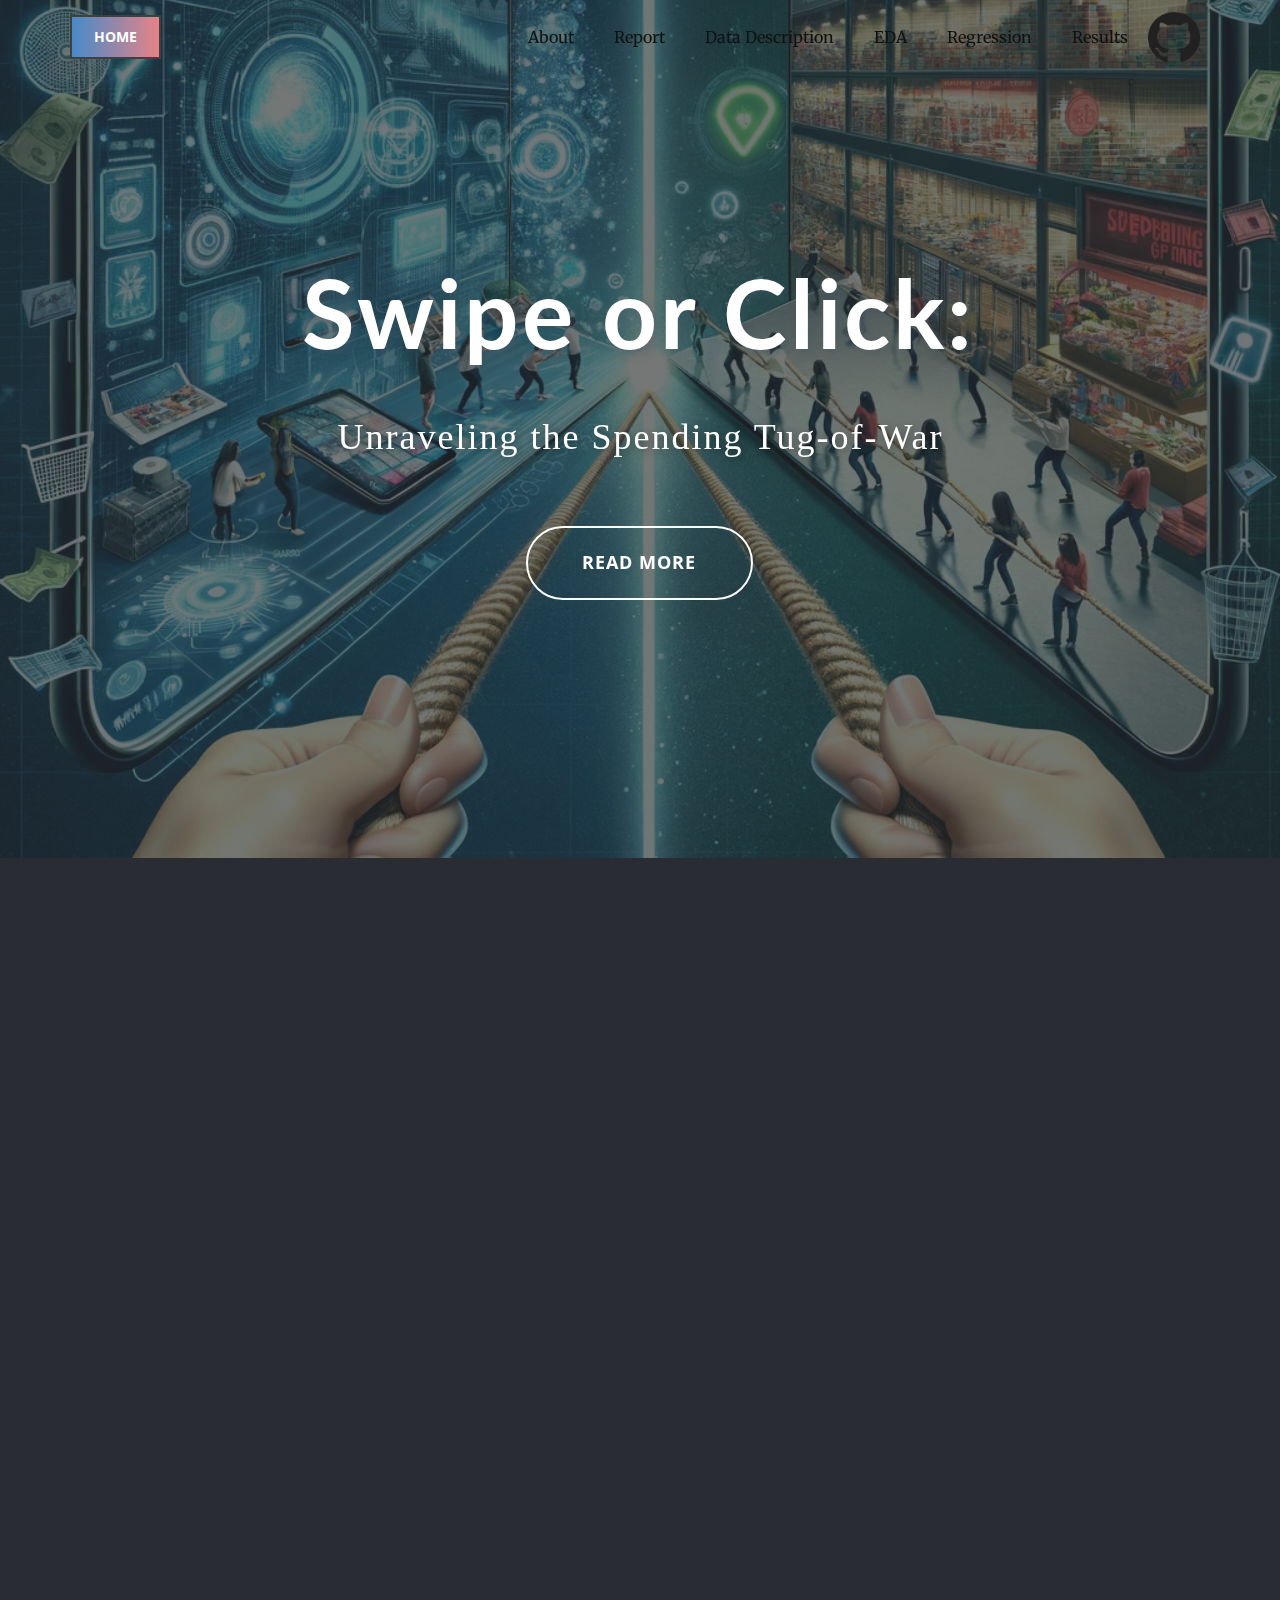
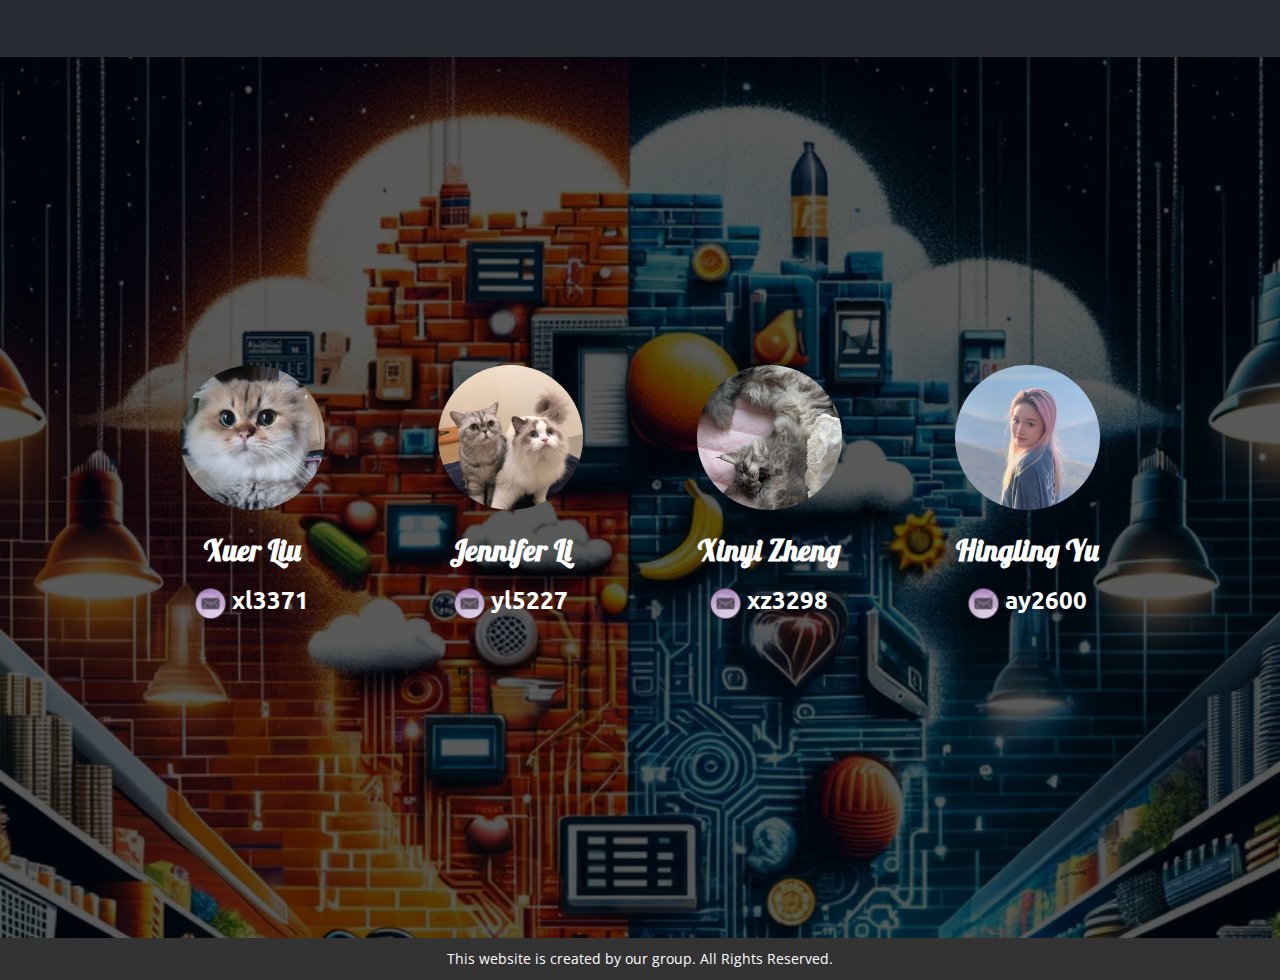
<file: Home.html>
<!DOCTYPE html>
<html style="font-size: 16px;" lang="en"><head>
    <meta name="viewport" content="width=device-width, initial-scale=1.0">
    <meta charset="utf-8">
    <meta name="keywords" content="​Wonderful tours, ​Backpacking Trips, ​Small group travel that&amp;apos;s good all over, ​Enjoy the perfect blend of adventure tours, ​Your adventure starts here, Tours Nature &amp;amp; Wildlife, Get in touch">
    <meta name="description" content="">
    <title>Home</title>
    <link rel="stylesheet" href="nicepage.css" media="screen">
<link rel="stylesheet" href="Home.css" media="screen">
    <script class="u-script" type="text/javascript" src="jquery-1.9.1.min.js" defer=""></script>
    <script class="u-script" type="text/javascript" src="nicepage.js" defer=""></script>
    <meta name="generator" content="Nicepage 6.1.0, nicepage.com">
    <link id="u-theme-google-font" rel="stylesheet" href="https://fonts.googleapis.com/css?family=Roboto:100,100i,300,300i,400,400i,500,500i,700,700i,900,900i|Open+Sans:300,300i,400,400i,500,500i,600,600i,700,700i,800,800i">
    <link id="u-page-google-font" rel="stylesheet" href="https://fonts.googleapis.com/css?family=Lato:100,100i,300,300i,400,400i,700,700i,900,900i|Merriweather:300,300i,400,400i,700,700i,900,900i|Lobster:400|Ubuntu:300,300i,400,400i,500,500i,700,700i">
    
    
    
    
    
    <script type="application/ld+json">{
		"@context": "http://schema.org",
		"@type": "Organization",
		"name": "",
		"url": "/"
}</script>
    <meta name="theme-color" content="#478ac9">
    <meta property="og:title" content="Home">
    <meta property="og:type" content="website">
    <link rel="canonical" href="/">
  <meta data-intl-tel-input-cdn-path="intlTelInput/"></head>
  <body data-path-to-root="./" data-include-products="false" class="u-body u-overlap u-xl-mode" data-lang="en"><header class="u-clearfix u-header u-sticky u-sticky-3f23 u-header" id="sec-8df1"><div class="u-clearfix u-sheet u-sheet-1">
        <nav class="u-menu u-menu-one-level u-offcanvas u-menu-1">
          <div class="menu-collapse u-custom-font u-font-merriweather" style="font-size: 1rem; letter-spacing: 0px; font-weight: 700;">
            <a class="u-button-style u-custom-left-right-menu-spacing u-custom-padding-bottom u-custom-top-bottom-menu-spacing u-nav-link u-text-active-palette-1-base u-text-hover-palette-2-base" href="#">
              <svg class="u-svg-link" viewBox="0 0 24 24"><use xlink:href="#menu-hamburger"></use></svg>
              <svg class="u-svg-content" version="1.1" id="menu-hamburger" viewBox="0 0 16 16" x="0px" y="0px" xmlns:xlink="http://www.w3.org/1999/xlink" xmlns="http://www.w3.org/2000/svg"><g><rect y="1" width="16" height="2"></rect><rect y="7" width="16" height="2"></rect><rect y="13" width="16" height="2"></rect>
</g></svg>
            </a>
          </div>
          <div class="u-custom-menu u-nav-container">
            <ul class="u-custom-font u-font-merriweather u-nav u-unstyled u-nav-1"><li class="u-nav-item"><a class="u-button-style u-nav-link u-text-active-palette-1-base u-text-hover-palette-2-base" href="https://marketingllyz.github.io/About.html" style="padding: 10px 20px;">About</a>
</li><li class="u-nav-item"><a class="u-button-style u-nav-link u-text-active-palette-1-base u-text-hover-palette-2-base" href="https://marketingllyz.github.io/report.html" style="padding: 10px 20px;">Report</a>
</li><li class="u-nav-item"><a class="u-button-style u-nav-link u-text-active-palette-1-base u-text-hover-palette-2-base" href="https://marketingllyz.github.io/data.html" style="padding: 10px 20px;">Data Description</a>
</li><li class="u-nav-item"><a class="u-button-style u-nav-link u-text-active-palette-1-base u-text-hover-palette-2-base" href="https://marketingllyz.github.io/EDA.html" style="padding: 10px 20px;">EDA</a>
</li><li class="u-nav-item"><a class="u-button-style u-nav-link u-text-active-palette-1-base u-text-hover-palette-2-base" href="https://marketingllyz.github.io/regression.html" style="padding: 10px 20px;">Regression</a>
</li><li class="u-nav-item"><a class="u-button-style u-nav-link u-text-active-palette-1-base u-text-hover-palette-2-base" href="https://marketingllyz.github.io/results.html" style="padding: 10px 20px;">Results</a>
</li></ul>
          </div>
          <div class="u-custom-menu u-nav-container-collapse">
            <div class="u-black u-container-style u-inner-container-layout u-opacity u-opacity-95 u-sidenav">
              <div class="u-inner-container-layout u-sidenav-overflow">
                <div class="u-menu-close"></div>
                <ul class="u-align-center u-nav u-popupmenu-items u-unstyled u-nav-2"><li class="u-nav-item"><a class="u-button-style u-nav-link" href="https://marketingllyz.github.io/About.html">About</a>
</li><li class="u-nav-item"><a class="u-button-style u-nav-link" href="https://marketingllyz.github.io/report.html">Report</a>
</li><li class="u-nav-item"><a class="u-button-style u-nav-link" href="https://marketingllyz.github.io/data.html">Data Description</a>
</li><li class="u-nav-item"><a class="u-button-style u-nav-link" href="https://marketingllyz.github.io/EDA.html">EDA</a>
</li><li class="u-nav-item"><a class="u-button-style u-nav-link" href="https://marketingllyz.github.io/regression.html">Regression</a>
</li><li class="u-nav-item"><a class="u-button-style u-nav-link" href="https://marketingllyz.github.io/results.html">Results</a>
</li></ul>
              </div>
            </div>
            <div class="u-black u-menu-overlay u-opacity u-opacity-70"></div>
          </div>
        </nav>
        <a href="https://marketingllyz.github.io/index.html" class="u-border-2 u-border-grey-75 u-btn u-button-style u-gradient u-none u-text-body-alt-color u-btn-1">Home</a>
        <img class="u-image u-image-contain u-image-default u-preserve-proportions u-image-1" src="images/2111425.png" alt="" data-image-width="128" data-image-height="128" data-href="https://github.com/marketingllyz/marketingllyz.github.io" data-target="_blank">
      </div></header>
    <section class="u-align-center u-clearfix u-image u-shading u-section-1" id="carousel_790c" data-image-width="1024" data-image-height="1024">
      <div class="u-clearfix u-sheet u-sheet-1">
        <h1 class="u-align-center u-text u-text-default u-text-1" data-animation-name="customAnimationIn" data-animation-duration="1500" data-animation-delay="500"> Swipe or Click:</h1>
        <h3 class="u-align-center u-custom-font u-font-georgia u-text u-text-body-alt-color u-text-2" data-animation-name="customAnimationIn" data-animation-duration="1500" data-animation-delay="500"> Unraveling the Spending Tug-of-War </h3>
        <a href="https://marketingllyz.github.io/About.html" class="u-active-white u-align-center u-border-2 u-border-active-white u-border-hover-white u-border-white u-btn u-btn-round u-button-style u-hover-white u-none u-radius-50 u-btn-1" data-animation-name="customAnimationIn" data-animation-duration="1500" data-animation-delay="500">read more</a>
      </div>
    </section>
    <section class="u-clearfix u-palette-5-dark-3 u-section-2" id="carousel_d0e6">
      <div class="u-clearfix u-sheet u-valign-middle-lg u-valign-middle-sm u-valign-middle-xl u-valign-middle-xs u-sheet-1">
        <div class="data-layout-selected u-clearfix u-expanded-width u-layout-wrap u-layout-wrap-1">
          <div class="u-layout">
            <div class="u-layout-row">
              <div class="u-align-left u-container-align-left u-container-style u-layout-cell u-size-24 u-layout-cell-1" data-animation-name="customAnimationIn" data-animation-duration="1500" data-animation-delay="500">
                <div class="u-container-layout u-valign-middle u-container-layout-1">
                  <h3 class="u-align-left u-text u-text-palette-3-base u-text-1" spellcheck="false">Motivation</h3>
                  <p class="u-align-left u-custom-font u-font-merriweather u-text u-text-2" spellcheck="false"> In an era where digital storefronts are as common as physical aisles, consumer spending habits have evolved. While online shopping presents a convenience, allowing modern shoppers to indulge from the comfort of their homes, there's an ongoing debate: does this ease translate to more dollars spent?</p>
                  <a href="https://marketingllyz.github.io/About.html" class="u-active-white u-align-left u-border-2 u-border-active-white u-border-hover-white u-border-palette-3-base u-btn u-btn-round u-button-style u-hover-white u-none u-radius-50 u-btn-1" data-animation-name="" data-animation-duration="0" data-animation-delay="0" data-animation-direction="">learn more</a>
                </div>
              </div>
              <div class="u-container-style u-layout-cell u-size-36 u-layout-cell-2">
                <div class="u-container-layout u-container-layout-2">
                  <div class="u-shape u-shape-svg u-text-palette-3-base u-shape-1" data-animation-name="customAnimationIn" data-animation-duration="1500" data-animation-delay="500">
                    <svg class="u-svg-link" preserveAspectRatio="none" viewBox="0 0 160 160" style=""><use xlink:href="#svg-9d3d"></use></svg>
                    <svg xmlns="http://www.w3.org/2000/svg" xmlns:xlink="http://www.w3.org/1999/xlink" version="1.1" xml:space="preserve" class="u-svg-content" viewBox="0 0 160 160" x="0px" y="0px" id="svg-9d3d" style="enable-background:new 0 0 160 160;"><path d="M80,30c27.6,0,50,22.4,50,50s-22.4,50-50,50s-50-22.4-50-50S52.4,30,80,30 M80,0C35.8,0,0,35.8,0,80s35.8,80,80,80
	s80-35.8,80-80S124.2,0,80,0L80,0z"></path></svg>
                  </div>
                  <div class="u-image u-image-circle u-image-1" data-image-width="1024" data-image-height="1024" data-animation-name="customAnimationIn" data-animation-duration="1500"></div>
                  <div class="u-shape u-shape-svg u-text-palette-3-base u-shape-2" data-animation-name="bounceIn" data-animation-duration="1250" data-animation-direction="" data-animation-delay="750">
                    <svg class="u-svg-link" preserveAspectRatio="none" viewBox="0 0 160 160" style=""><use xlink:href="#svg-9d3d"></use></svg>
                    <svg class="u-svg-content" viewBox="0 0 160 160" x="0px" y="0px" id="svg-9d3d" style="enable-background:new 0 0 160 160;"><path d="M80,30c27.6,0,50,22.4,50,50s-22.4,50-50,50s-50-22.4-50-50S52.4,30,80,30 M80,0C35.8,0,0,35.8,0,80s35.8,80,80,80
	s80-35.8,80-80S124.2,0,80,0L80,0z"></path></svg>
                  </div>
                  <div class="u-shape u-shape-svg u-text-palette-3-base u-shape-3" data-animation-name="customAnimationIn" data-animation-duration="1500" data-animation-delay="250">
                    <svg class="u-svg-link" preserveAspectRatio="none" viewBox="0 0 160 50" style=""><use xlink:href="#svg-c9fe"></use></svg>
                    <svg class="u-svg-content" viewBox="0 0 160 50" x="0px" y="0px" id="svg-c9fe" style="enable-background:new 0 0 160 50;"><path d="M133,26.7c-13.9,9.7-25.8,9.7-39.8,0c-9.1-6.3-16.8-6.3-25.9,0c-13.8,9.6-25.1,9.6-38.9,0c-9.2-6.4-15.4-6.4-24.6,0L0,22
	c11.2-7.8,20.6-8.1,32.2,0c11,7.6,19,8.5,31.3,0c11.6-8.1,22.4-7.7,33.5,0c11.4,8,20.3,8.3,32.2,0c11.6-8.1,19.2-8.1,30.8,0
	l-3.8,4.7C146.9,20.2,142.3,20.2,133,26.7z M133,10.8c-13.9,9.7-25.8,9.7-39.8,0c-9.1-6.3-16.8-6.3-25.9,0
	c-13.8,9.6-25.1,9.6-38.9,0c-9.2-6.4-15.4-6.4-24.6,0L0,6.1c11.2-7.8,20.6-8.1,32.2,0c11,7.6,19,8.5,31.3,0C75.1-2,85.9-1.6,97,6.1
	c11.4,8,20.3,8.3,32.2,0C140.8-2,148.4-2,160,6.1l-3.8,4.7C146.9,4.3,142.3,4.3,133,10.8z M32.2,38c11,7.6,19,8.5,31.3,0
	c11.6-8.1,22.4-7.7,33.5,0c11.4,8,20.3,8.3,32.2,0c11.6-8.1,19.2-8.1,30.8,0l-3.8,4.7c-9.3-6.5-13.9-6.5-23.3,0
	c-13.9,9.7-25.8,9.7-39.8,0c-9.1-6.3-16.8-6.3-25.9,0c-13.8,9.6-25.1,9.6-38.9,0c-9.2-6.4-15.4-6.4-24.6,0L0,38
	C11.2,30.2,20.6,29.9,32.2,38z"></path></svg>
                  </div>
                </div>
              </div>
            </div>
          </div>
        </div>
      </div>
    </section>
    <section class="u-align-left u-clearfix u-image u-shading u-section-3" id="carousel_4c00" data-image-width="1024" data-image-height="1024">
      <div class="u-clearfix u-sheet u-sheet-1">
        <div class="u-align-left u-container-align-left u-container-style u-group u-shape-rectangle u-group-1" data-animation-name="customAnimationIn" data-animation-duration="1500" data-animation-delay="500">
          <div class="u-container-layout u-container-layout-1">
            <h2 class="u-align-left u-font-titillium-Web u-text u-text-1" spellcheck="false">Contact us<br>
            </h2>
          </div>
        </div>
        <div class="u-expanded-width-sm u-expanded-width-xs u-list u-list-1">
          <div class="u-repeater u-repeater-1">
            <div class="u-container-style u-list-item u-repeater-item">
              <div class="u-container-layout u-similar-container u-container-layout-2">
                <div class="u-image u-image-circle u-preserve-proportions u-image-1" alt="" data-image-width="480" data-image-height="480" data-href="https://github.com/XuerLiu5"></div>
                <p class="u-custom-font u-font-lobster u-text u-text-default u-text-2"> Xuer Liu</p>
                <p class="u-custom-font u-font-ubuntu u-small-text u-text u-text-default u-text-variant u-text-3"><span class="u-file-icon u-icon u-icon-1" data-href="mailto:xl3371@cumc.columbia.edu"><img src="images/11562220.png" alt=""></span>&nbsp;​​xl3371 
                </p>
              </div>
            </div>
            <div class="u-container-style u-list-item u-repeater-item">
              <div class="u-container-layout u-similar-container u-container-layout-3">
                <div class="u-image u-image-circle u-preserve-proportions u-image-2" alt="" data-image-width="964" data-image-height="964" data-href="https://github.com/lyjen07"></div>
                <p class="u-custom-font u-font-lobster u-text u-text-default u-text-4"> Jennifer Li</p>
                <p class="u-custom-font u-font-ubuntu u-small-text u-text u-text-default u-text-variant u-text-5"><span class="u-file-icon u-icon u-icon-2" data-href="mailto:yl5227@cumc.columbia.edu"><img src="images/11562220.png" alt=""></span>&nbsp;​​yl5227
                </p>
              </div>
            </div>
            <div class="u-container-style u-list-item u-repeater-item">
              <div class="u-container-layout u-similar-container u-container-layout-4">
                <div class="u-image u-image-circle u-preserve-proportions u-image-3" alt="" data-image-width="1080" data-image-height="1920" data-href="https://github.com/XinyiZheng7"></div>
                <p class="u-custom-font u-font-lobster u-text u-text-default u-text-6"> Xinyi Zheng</p>
                <p class="u-custom-font u-font-ubuntu u-small-text u-text u-text-default u-text-variant u-text-7"><span class="u-file-icon u-icon u-icon-3" data-href="mailto:xz3298@cumc.columbia.edu"><img src="images/11562220.png" alt=""></span>&nbsp;​xz3298
                </p>
              </div>
            </div>
            <div class="u-container-style u-list-item u-repeater-item">
              <div class="u-container-layout u-similar-container u-container-layout-5">
                <div class="u-image u-image-circle u-preserve-proportions u-image-4" alt="" data-image-width="1600" data-image-height="1600" data-href="https://github.com/HinglingYu"></div>
                <p class="u-custom-font u-font-lobster u-text u-text-default u-text-8"> Hingling Yu</p>
                <p class="u-custom-font u-font-ubuntu u-small-text u-text u-text-default u-text-variant u-text-9"><span class="u-file-icon u-icon u-icon-4" data-href="mailto:ay2600@cumc.columbia.edu"><img src="images/11562220.png" alt=""></span>&nbsp;ay2600
                </p>
              </div>
            </div>
          </div>
        </div>
      </div>
    </section>
    
    
    
    <footer class="u-align-center u-clearfix u-footer u-grey-80 u-footer" id="sec-5e54"><div class="u-clearfix u-sheet u-sheet-1">
        <p class="u-small-text u-text u-text-variant u-text-1">This website is created by our group. All Rights Reserved.</p>

  
</body></html>
</file>
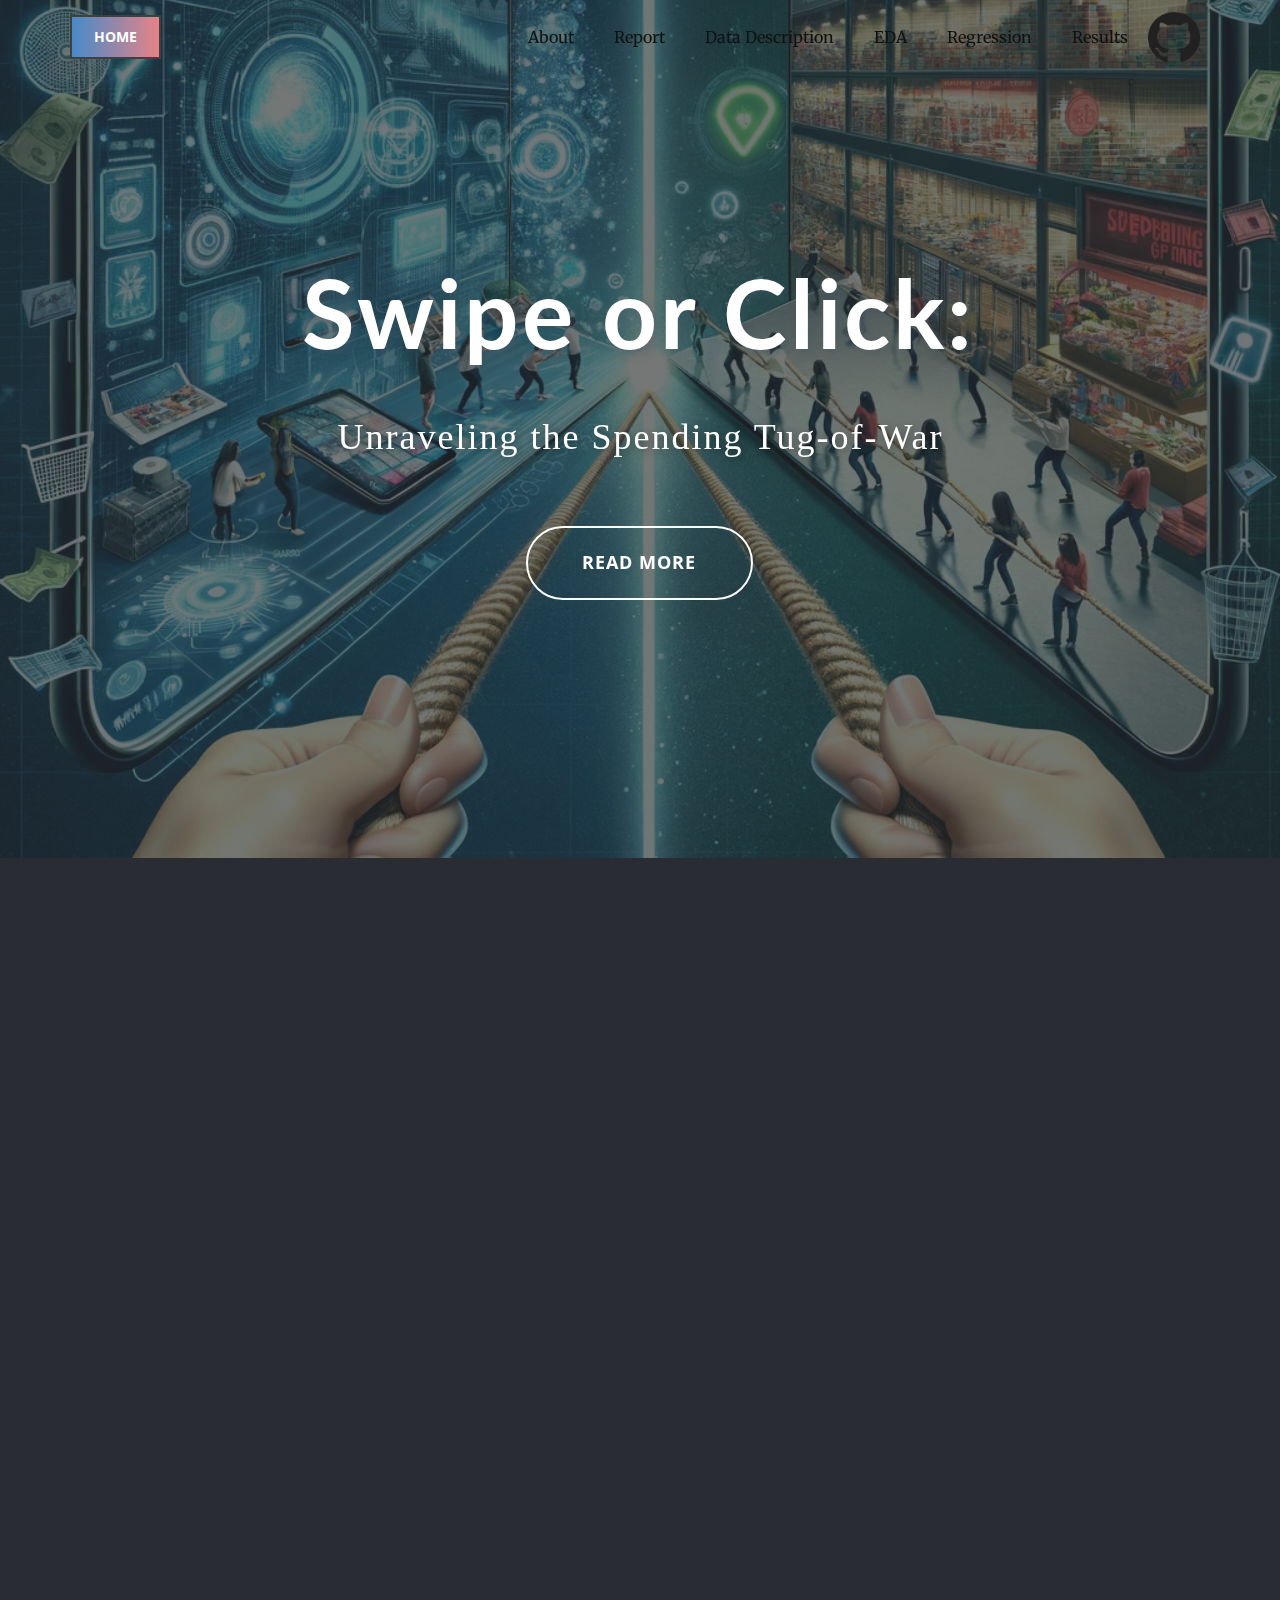
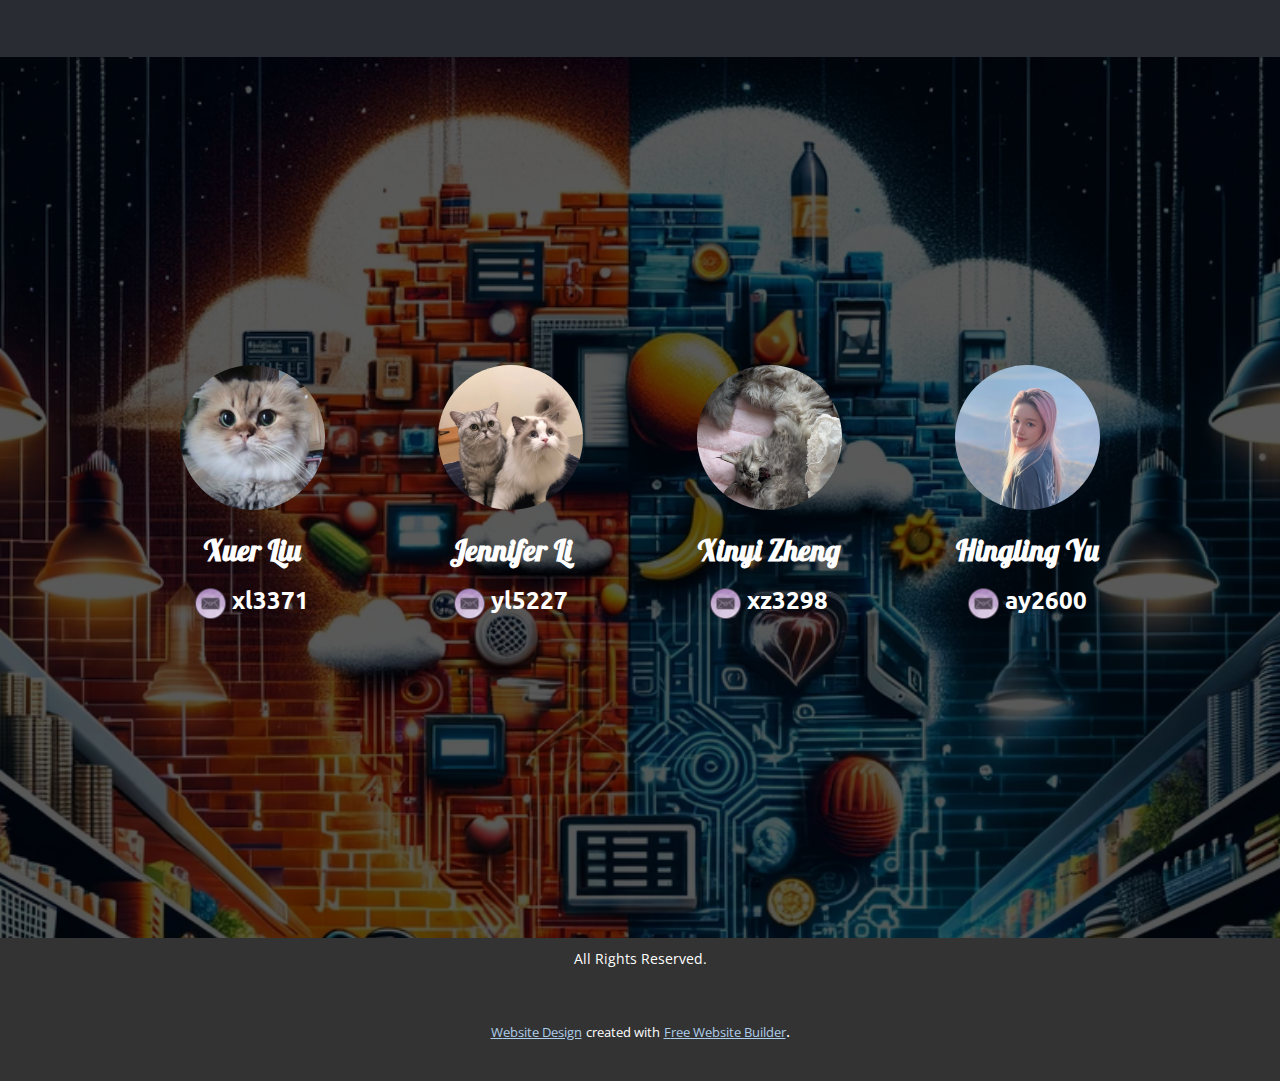
<file: Page-1.html>
<!DOCTYPE html>
<html style="font-size: 16px;" lang="en"><head>
    <meta name="viewport" content="width=device-width, initial-scale=1.0">
    <meta charset="utf-8">
    <meta name="keywords" content="​Wonderful tours, ​Backpacking Trips, ​Small group travel that&amp;apos;s good all over, ​Enjoy the perfect blend of adventure tours, ​Your adventure starts here, Tours Nature &amp;amp; Wildlife, Get in touch">
    <meta name="description" content="">
    <title>Page 1</title>
    <link rel="stylesheet" href="nicepage.css" media="screen">
<link rel="stylesheet" href="Page-1.css" media="screen">
    <script class="u-script" type="text/javascript" src="jquery-1.9.1.min.js" defer=""></script>
    <script class="u-script" type="text/javascript" src="nicepage.js" defer=""></script>
    <meta name="generator" content="Nicepage 6.1.0, nicepage.com">
    <link id="u-theme-google-font" rel="stylesheet" href="https://fonts.googleapis.com/css?family=Roboto:100,100i,300,300i,400,400i,500,500i,700,700i,900,900i|Open+Sans:300,300i,400,400i,500,500i,600,600i,700,700i,800,800i">
    <link id="u-page-google-font" rel="stylesheet" href="https://fonts.googleapis.com/css?family=Lato:100,100i,300,300i,400,400i,700,700i,900,900i|Merriweather:300,300i,400,400i,700,700i,900,900i|Lobster:400|Ubuntu:300,300i,400,400i,500,500i,700,700i">
    
    
    
    
    
    <script type="application/ld+json">{
		"@context": "http://schema.org",
		"@type": "Organization",
		"name": "",
		"url": "/"
}</script>
    <meta name="theme-color" content="#478ac9">
    <meta property="og:title" content="Page 1">
    <meta property="og:type" content="website">
    <link rel="canonical" href="/">
  <meta data-intl-tel-input-cdn-path="intlTelInput/"></head>
  <body data-path-to-root="./" data-include-products="false" class="u-body u-overlap u-xl-mode" data-lang="en"><header class="u-clearfix u-header u-sticky u-sticky-3f23 u-header" id="sec-8df1"><div class="u-clearfix u-sheet u-sheet-1">
        <nav class="u-menu u-menu-one-level u-offcanvas u-menu-1">
          <div class="menu-collapse u-custom-font u-font-merriweather" style="font-size: 1rem; letter-spacing: 0px; font-weight: 700;">
            <a class="u-button-style u-custom-left-right-menu-spacing u-custom-padding-bottom u-custom-top-bottom-menu-spacing u-nav-link u-text-active-palette-1-base u-text-hover-palette-2-base" href="#">
              <svg class="u-svg-link" viewBox="0 0 24 24"><use xlink:href="#menu-hamburger"></use></svg>
              <svg class="u-svg-content" version="1.1" id="menu-hamburger" viewBox="0 0 16 16" x="0px" y="0px" xmlns:xlink="http://www.w3.org/1999/xlink" xmlns="http://www.w3.org/2000/svg"><g><rect y="1" width="16" height="2"></rect><rect y="7" width="16" height="2"></rect><rect y="13" width="16" height="2"></rect>
</g></svg>
            </a>
          </div>
          <div class="u-custom-menu u-nav-container">
            <ul class="u-custom-font u-font-merriweather u-nav u-unstyled u-nav-1"><li class="u-nav-item"><a class="u-button-style u-nav-link u-text-active-palette-1-base u-text-hover-palette-2-base" href="https://marketingllyz.github.io/About.html" style="padding: 10px 20px;">About</a>
</li><li class="u-nav-item"><a class="u-button-style u-nav-link u-text-active-palette-1-base u-text-hover-palette-2-base" href="https://marketingllyz.github.io/report.html" style="padding: 10px 20px;">Report</a>
</li><li class="u-nav-item"><a class="u-button-style u-nav-link u-text-active-palette-1-base u-text-hover-palette-2-base" href="https://marketingllyz.github.io/data.html" style="padding: 10px 20px;">Data Description</a>
</li><li class="u-nav-item"><a class="u-button-style u-nav-link u-text-active-palette-1-base u-text-hover-palette-2-base" href="https://marketingllyz.github.io/EDA.html" style="padding: 10px 20px;">EDA</a>
</li><li class="u-nav-item"><a class="u-button-style u-nav-link u-text-active-palette-1-base u-text-hover-palette-2-base" href="https://marketingllyz.github.io/regression.html" style="padding: 10px 20px;">Regression</a>
</li><li class="u-nav-item"><a class="u-button-style u-nav-link u-text-active-palette-1-base u-text-hover-palette-2-base" href="https://marketingllyz.github.io/results.html" style="padding: 10px 20px;">Results</a>
</li></ul>
          </div>
          <div class="u-custom-menu u-nav-container-collapse">
            <div class="u-black u-container-style u-inner-container-layout u-opacity u-opacity-95 u-sidenav">
              <div class="u-inner-container-layout u-sidenav-overflow">
                <div class="u-menu-close"></div>
                <ul class="u-align-center u-nav u-popupmenu-items u-unstyled u-nav-2"><li class="u-nav-item"><a class="u-button-style u-nav-link" href="https://marketingllyz.github.io/About.html">About</a>
</li><li class="u-nav-item"><a class="u-button-style u-nav-link" href="https://marketingllyz.github.io/report.html">Report</a>
</li><li class="u-nav-item"><a class="u-button-style u-nav-link" href="https://marketingllyz.github.io/data.html">Data Description</a>
</li><li class="u-nav-item"><a class="u-button-style u-nav-link" href="https://marketingllyz.github.io/EDA.html">EDA</a>
</li><li class="u-nav-item"><a class="u-button-style u-nav-link" href="https://marketingllyz.github.io/regression.html">Regression</a>
</li><li class="u-nav-item"><a class="u-button-style u-nav-link" href="https://marketingllyz.github.io/results.html">Results</a>
</li></ul>
              </div>
            </div>
            <div class="u-black u-menu-overlay u-opacity u-opacity-70"></div>
          </div>
        </nav>
        <a href="https://marketingllyz.github.io/index.html" class="u-border-2 u-border-grey-75 u-btn u-button-style u-gradient u-none u-text-body-alt-color u-btn-1">Home</a>
        <img class="u-image u-image-contain u-image-default u-preserve-proportions u-image-1" src="images/2111425.png" alt="" data-image-width="128" data-image-height="128" data-href="https://github.com/marketingllyz/marketingllyz.github.io" data-target="_blank">
      </div></header>
    <section class="u-align-center u-clearfix u-image u-shading u-section-1" id="carousel_790c" data-image-width="1024" data-image-height="1024">
      <div class="u-clearfix u-sheet u-sheet-1">
        <h1 class="u-align-center u-text u-text-default u-text-1" data-animation-name="customAnimationIn" data-animation-duration="1500" data-animation-delay="500"> Swipe or Click:</h1>
        <h3 class="u-align-center u-custom-font u-font-georgia u-text u-text-body-alt-color u-text-2" data-animation-name="customAnimationIn" data-animation-duration="1500" data-animation-delay="500"> Unraveling the Spending Tug-of-War </h3>
        <a href="https://marketingllyz.github.io/About.html" class="u-active-white u-align-center u-border-2 u-border-active-white u-border-hover-white u-border-white u-btn u-btn-round u-button-style u-hover-white u-none u-radius-50 u-btn-1" data-animation-name="customAnimationIn" data-animation-duration="1500" data-animation-delay="500">read more</a>
      </div>
    </section>
    <section class="u-clearfix u-palette-5-dark-3 u-section-2" id="carousel_d0e6">
      <div class="u-clearfix u-sheet u-valign-middle-lg u-valign-middle-sm u-valign-middle-xl u-valign-middle-xs u-sheet-1">
        <div class="data-layout-selected u-clearfix u-expanded-width u-layout-wrap u-layout-wrap-1">
          <div class="u-layout">
            <div class="u-layout-row">
              <div class="u-align-left u-container-align-left u-container-style u-layout-cell u-size-24 u-layout-cell-1" data-animation-name="customAnimationIn" data-animation-duration="1500" data-animation-delay="500">
                <div class="u-container-layout u-valign-middle u-container-layout-1">
                  <h3 class="u-align-left u-text u-text-palette-3-base u-text-1" spellcheck="false">Motivation</h3>
                  <p class="u-align-left u-custom-font u-font-merriweather u-text u-text-2" spellcheck="false"> In an era where digital storefronts are as common as physical aisles, consumer spending habits have evolved. While online shopping presents a convenience, allowing modern shoppers to indulge from the comfort of their homes, there's an ongoing debate: does this ease translate to more dollars spent? Despite the convenience of digital transactions, a surprising trend persists—shoppers often spend more during physical store visits.</p>
                  <a href="https://marketingllyz.github.io/About.html" class="u-active-white u-align-left u-border-2 u-border-active-white u-border-hover-white u-border-palette-3-base u-btn u-btn-round u-button-style u-hover-white u-none u-radius-50 u-btn-1" data-animation-name="" data-animation-duration="0" data-animation-delay="0" data-animation-direction="">learn more</a>
                </div>
              </div>
              <div class="u-container-style u-layout-cell u-size-36 u-layout-cell-2">
                <div class="u-container-layout u-container-layout-2">
                  <div class="u-shape u-shape-svg u-text-palette-3-base u-shape-1" data-animation-name="customAnimationIn" data-animation-duration="1500" data-animation-delay="500">
                    <svg class="u-svg-link" preserveAspectRatio="none" viewBox="0 0 160 160" style=""><use xlink:href="#svg-9d3d"></use></svg>
                    <svg xmlns="http://www.w3.org/2000/svg" xmlns:xlink="http://www.w3.org/1999/xlink" version="1.1" xml:space="preserve" class="u-svg-content" viewBox="0 0 160 160" x="0px" y="0px" id="svg-9d3d" style="enable-background:new 0 0 160 160;"><path d="M80,30c27.6,0,50,22.4,50,50s-22.4,50-50,50s-50-22.4-50-50S52.4,30,80,30 M80,0C35.8,0,0,35.8,0,80s35.8,80,80,80
	s80-35.8,80-80S124.2,0,80,0L80,0z"></path></svg>
                  </div>
                  <div class="u-image u-image-circle u-image-1" data-image-width="1024" data-image-height="1024" data-animation-name="customAnimationIn" data-animation-duration="1500"></div>
                  <div class="u-shape u-shape-svg u-text-palette-3-base u-shape-2" data-animation-name="bounceIn" data-animation-duration="1250" data-animation-direction="" data-animation-delay="750">
                    <svg class="u-svg-link" preserveAspectRatio="none" viewBox="0 0 160 160" style=""><use xlink:href="#svg-9d3d"></use></svg>
                    <svg class="u-svg-content" viewBox="0 0 160 160" x="0px" y="0px" id="svg-9d3d" style="enable-background:new 0 0 160 160;"><path d="M80,30c27.6,0,50,22.4,50,50s-22.4,50-50,50s-50-22.4-50-50S52.4,30,80,30 M80,0C35.8,0,0,35.8,0,80s35.8,80,80,80
	s80-35.8,80-80S124.2,0,80,0L80,0z"></path></svg>
                  </div>
                  <div class="u-shape u-shape-svg u-text-palette-3-base u-shape-3" data-animation-name="customAnimationIn" data-animation-duration="1500" data-animation-delay="250">
                    <svg class="u-svg-link" preserveAspectRatio="none" viewBox="0 0 160 50" style=""><use xlink:href="#svg-c9fe"></use></svg>
                    <svg class="u-svg-content" viewBox="0 0 160 50" x="0px" y="0px" id="svg-c9fe" style="enable-background:new 0 0 160 50;"><path d="M133,26.7c-13.9,9.7-25.8,9.7-39.8,0c-9.1-6.3-16.8-6.3-25.9,0c-13.8,9.6-25.1,9.6-38.9,0c-9.2-6.4-15.4-6.4-24.6,0L0,22
	c11.2-7.8,20.6-8.1,32.2,0c11,7.6,19,8.5,31.3,0c11.6-8.1,22.4-7.7,33.5,0c11.4,8,20.3,8.3,32.2,0c11.6-8.1,19.2-8.1,30.8,0
	l-3.8,4.7C146.9,20.2,142.3,20.2,133,26.7z M133,10.8c-13.9,9.7-25.8,9.7-39.8,0c-9.1-6.3-16.8-6.3-25.9,0
	c-13.8,9.6-25.1,9.6-38.9,0c-9.2-6.4-15.4-6.4-24.6,0L0,6.1c11.2-7.8,20.6-8.1,32.2,0c11,7.6,19,8.5,31.3,0C75.1-2,85.9-1.6,97,6.1
	c11.4,8,20.3,8.3,32.2,0C140.8-2,148.4-2,160,6.1l-3.8,4.7C146.9,4.3,142.3,4.3,133,10.8z M32.2,38c11,7.6,19,8.5,31.3,0
	c11.6-8.1,22.4-7.7,33.5,0c11.4,8,20.3,8.3,32.2,0c11.6-8.1,19.2-8.1,30.8,0l-3.8,4.7c-9.3-6.5-13.9-6.5-23.3,0
	c-13.9,9.7-25.8,9.7-39.8,0c-9.1-6.3-16.8-6.3-25.9,0c-13.8,9.6-25.1,9.6-38.9,0c-9.2-6.4-15.4-6.4-24.6,0L0,38
	C11.2,30.2,20.6,29.9,32.2,38z"></path></svg>
                  </div>
                </div>
              </div>
            </div>
          </div>
        </div>
      </div>
    </section>
    <section class="u-align-left u-clearfix u-image u-shading u-section-3" id="carousel_4c00" data-image-width="1024" data-image-height="1024">
      <div class="u-clearfix u-sheet u-sheet-1">
        <div class="u-align-left u-container-align-left u-container-style u-group u-shape-rectangle u-group-1" data-animation-name="customAnimationIn" data-animation-duration="1500" data-animation-delay="500">
          <div class="u-container-layout u-container-layout-1">
            <h2 class="u-align-left u-font-titillium-Web u-text u-text-1" spellcheck="false">Contact us<br>
            </h2>
          </div>
        </div>
        <div class="u-list u-list-1">
          <div class="u-repeater u-repeater-1">
            <div class="u-container-style u-list-item u-repeater-item">
              <div class="u-container-layout u-similar-container u-container-layout-2">
                <div class="u-image u-image-circle u-preserve-proportions u-image-1" alt="" data-image-width="480" data-image-height="480" data-href="https://github.com/XuerLiu5"></div>
                <p class="u-custom-font u-font-lobster u-text u-text-default u-text-2"> Xuer Liu</p>
                <p class="u-custom-font u-font-ubuntu u-small-text u-text u-text-default u-text-variant u-text-3"><span class="u-file-icon u-icon u-icon-1" data-href="mailto:xl3371@cumc.columbia.edu"><img src="images/11562220.png" alt=""></span>&nbsp;​​xl3371 
                </p>
              </div>
            </div>
            <div class="u-container-style u-list-item u-repeater-item">
              <div class="u-container-layout u-similar-container u-container-layout-3">
                <div class="u-image u-image-circle u-preserve-proportions u-image-2" alt="" data-image-width="964" data-image-height="964" data-href="https://github.com/lyjen07"></div>
                <p class="u-custom-font u-font-lobster u-text u-text-default u-text-4"> Jennifer Li</p>
                <p class="u-custom-font u-font-ubuntu u-small-text u-text u-text-default u-text-variant u-text-5"><span class="u-file-icon u-icon u-icon-2" data-href="mailto:yl5227@cumc.columbia.edu"><img src="images/11562220.png" alt=""></span>&nbsp;​​yl5227
                </p>
              </div>
            </div>
            <div class="u-container-style u-list-item u-repeater-item">
              <div class="u-container-layout u-similar-container u-container-layout-4">
                <div class="u-image u-image-circle u-preserve-proportions u-image-3" alt="" data-image-width="1080" data-image-height="1920" data-href="https://github.com/XinyiZheng7"></div>
                <p class="u-custom-font u-font-lobster u-text u-text-default u-text-6"> Xinyi Zheng</p>
                <p class="u-custom-font u-font-ubuntu u-small-text u-text u-text-default u-text-variant u-text-7"><span class="u-file-icon u-icon u-icon-3" data-href="mailto:xz3298@cumc.columbia.edu"><img src="images/11562220.png" alt=""></span>&nbsp;​xz3298
                </p>
              </div>
            </div>
            <div class="u-container-style u-list-item u-repeater-item">
              <div class="u-container-layout u-similar-container u-container-layout-5">
                <div class="u-image u-image-circle u-preserve-proportions u-image-4" alt="" data-image-width="1600" data-image-height="1600" data-href="https://github.com/HinglingYu"></div>
                <p class="u-custom-font u-font-lobster u-text u-text-default u-text-8"> Hingling Yu</p>
                <p class="u-custom-font u-font-ubuntu u-small-text u-text u-text-default u-text-variant u-text-9"><span class="u-file-icon u-icon u-icon-4" data-href="mailto:ay2600@cumc.columbia.edu"><img src="images/11562220.png" alt=""></span>&nbsp;ay2600
                </p>
              </div>
            </div>
          </div>
        </div>
      </div>
    </section>
    
    
    
    <footer class="u-align-center u-clearfix u-footer u-grey-80 u-footer" id="sec-5e54"><div class="u-clearfix u-sheet u-sheet-1">
        <p class="u-small-text u-text u-text-variant u-text-1">All Rights Reserved.</p>
      </div></footer>
    <section class="u-backlink u-clearfix u-grey-80">
      <a class="u-link" href="https://nicepage.com/website-design" target="_blank">
        <span>Website Design</span>
      </a>
      <p class="u-text">
        <span>created with</span>
      </p>
      <a class="u-link" href="https://nicepage.site" target="_blank">
        <span>Free Website Builder</span>
      </a>. 
    </section>
  
</body></html>
</file>
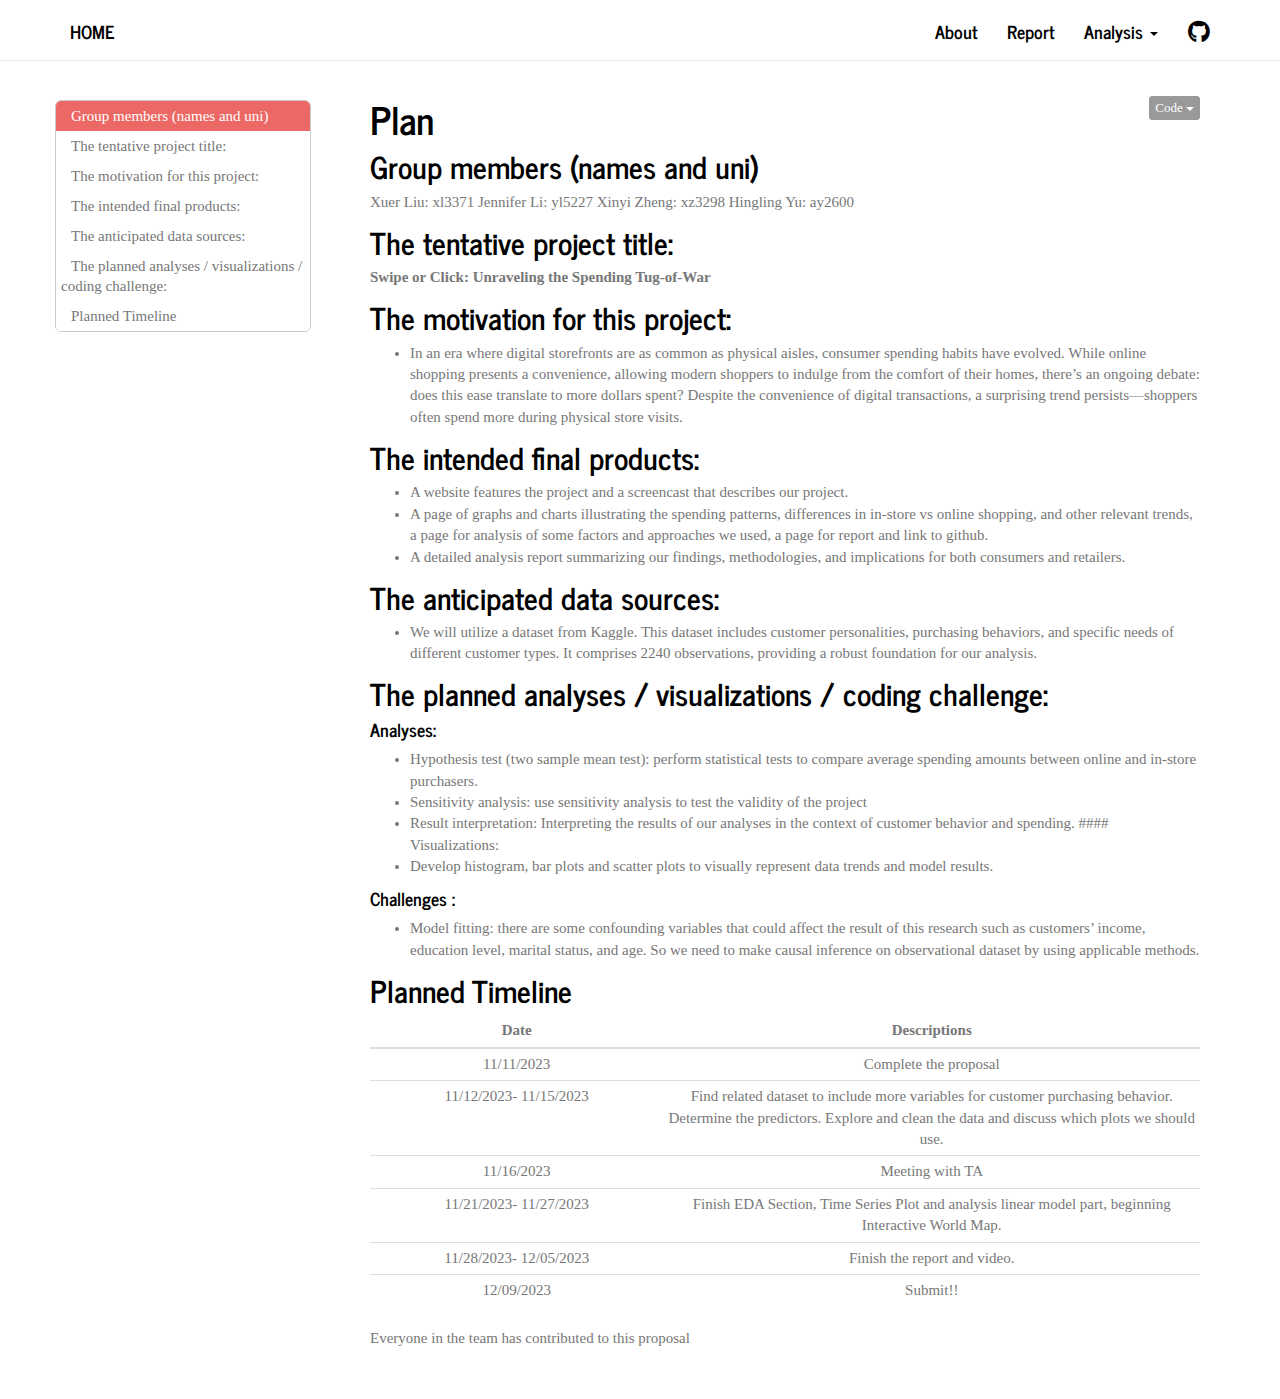
<file: Proposal.html>
<!DOCTYPE html>

<html>

<head>

<meta charset="utf-8" />
<meta name="generator" content="pandoc" />
<meta http-equiv="X-UA-Compatible" content="IE=EDGE" />




<title>Plan</title>

<script src="site_libs/header-attrs-2.24/header-attrs.js"></script>
<script src="site_libs/jquery-3.6.0/jquery-3.6.0.min.js"></script>
<meta name="viewport" content="width=device-width, initial-scale=1" />
<link href="site_libs/bootstrap-3.3.5/css/journal.min.css" rel="stylesheet" />
<script src="site_libs/bootstrap-3.3.5/js/bootstrap.min.js"></script>
<script src="site_libs/bootstrap-3.3.5/shim/html5shiv.min.js"></script>
<script src="site_libs/bootstrap-3.3.5/shim/respond.min.js"></script>
<style>h1 {font-size: 34px;}
       h1.title {font-size: 38px;}
       h2 {font-size: 30px;}
       h3 {font-size: 24px;}
       h4 {font-size: 18px;}
       h5 {font-size: 16px;}
       h6 {font-size: 12px;}
       code {color: inherit; background-color: rgba(0, 0, 0, 0.04);}
       pre:not([class]) { background-color: white }</style>
<script src="site_libs/jqueryui-1.13.2/jquery-ui.min.js"></script>
<link href="site_libs/tocify-1.9.1/jquery.tocify.css" rel="stylesheet" />
<script src="site_libs/tocify-1.9.1/jquery.tocify.js"></script>
<script src="site_libs/navigation-1.1/tabsets.js"></script>
<script src="site_libs/navigation-1.1/codefolding.js"></script>
<link href="site_libs/highlightjs-9.12.0/default.css" rel="stylesheet" />
<script src="site_libs/highlightjs-9.12.0/highlight.js"></script>
<link href="site_libs/font-awesome-6.4.2/css/all.min.css" rel="stylesheet" />
<link href="site_libs/font-awesome-6.4.2/css/v4-shims.min.css" rel="stylesheet" />

<style type="text/css">
  code{white-space: pre-wrap;}
  span.smallcaps{font-variant: small-caps;}
  span.underline{text-decoration: underline;}
  div.column{display: inline-block; vertical-align: top; width: 50%;}
  div.hanging-indent{margin-left: 1.5em; text-indent: -1.5em;}
  ul.task-list{list-style: none;}
    </style>

<style type="text/css">code{white-space: pre;}</style>
<script type="text/javascript">
if (window.hljs) {
  hljs.configure({languages: []});
  hljs.initHighlightingOnLoad();
  if (document.readyState && document.readyState === "complete") {
    window.setTimeout(function() { hljs.initHighlighting(); }, 0);
  }
}
</script>









<style type = "text/css">
.main-container {
  max-width: 940px;
  margin-left: auto;
  margin-right: auto;
}
img {
  max-width:100%;
}
.tabbed-pane {
  padding-top: 12px;
}
.html-widget {
  margin-bottom: 20px;
}
button.code-folding-btn:focus {
  outline: none;
}
summary {
  display: list-item;
}
details > summary > p:only-child {
  display: inline;
}
pre code {
  padding: 0;
}
</style>


<style type="text/css">
.dropdown-submenu {
  position: relative;
}
.dropdown-submenu>.dropdown-menu {
  top: 0;
  left: 100%;
  margin-top: -6px;
  margin-left: -1px;
  border-radius: 0 6px 6px 6px;
}
.dropdown-submenu:hover>.dropdown-menu {
  display: block;
}
.dropdown-submenu>a:after {
  display: block;
  content: " ";
  float: right;
  width: 0;
  height: 0;
  border-color: transparent;
  border-style: solid;
  border-width: 5px 0 5px 5px;
  border-left-color: #cccccc;
  margin-top: 5px;
  margin-right: -10px;
}
.dropdown-submenu:hover>a:after {
  border-left-color: #adb5bd;
}
.dropdown-submenu.pull-left {
  float: none;
}
.dropdown-submenu.pull-left>.dropdown-menu {
  left: -100%;
  margin-left: 10px;
  border-radius: 6px 0 6px 6px;
}
</style>

<script type="text/javascript">
// manage active state of menu based on current page
$(document).ready(function () {
  // active menu anchor
  href = window.location.pathname
  href = href.substr(href.lastIndexOf('/') + 1)
  if (href === "")
    href = "index.html";
  var menuAnchor = $('a[href="' + href + '"]');

  // mark the anchor link active (and if it's in a dropdown, also mark that active)
  var dropdown = menuAnchor.closest('li.dropdown');
  if (window.bootstrap) { // Bootstrap 4+
    menuAnchor.addClass('active');
    dropdown.find('> .dropdown-toggle').addClass('active');
  } else { // Bootstrap 3
    menuAnchor.parent().addClass('active');
    dropdown.addClass('active');
  }

  // Navbar adjustments
  var navHeight = $(".navbar").first().height() + 15;
  var style = document.createElement('style');
  var pt = "padding-top: " + navHeight + "px; ";
  var mt = "margin-top: -" + navHeight + "px; ";
  var css = "";
  // offset scroll position for anchor links (for fixed navbar)
  for (var i = 1; i <= 6; i++) {
    css += ".section h" + i + "{ " + pt + mt + "}\n";
  }
  style.innerHTML = "body {" + pt + "padding-bottom: 40px; }\n" + css;
  document.head.appendChild(style);
});
</script>

<!-- tabsets -->

<style type="text/css">
.tabset-dropdown > .nav-tabs {
  display: inline-table;
  max-height: 500px;
  min-height: 44px;
  overflow-y: auto;
  border: 1px solid #ddd;
  border-radius: 4px;
}

.tabset-dropdown > .nav-tabs > li.active:before, .tabset-dropdown > .nav-tabs.nav-tabs-open:before {
  content: "\e259";
  font-family: 'Glyphicons Halflings';
  display: inline-block;
  padding: 10px;
  border-right: 1px solid #ddd;
}

.tabset-dropdown > .nav-tabs.nav-tabs-open > li.active:before {
  content: "\e258";
  font-family: 'Glyphicons Halflings';
  border: none;
}

.tabset-dropdown > .nav-tabs > li.active {
  display: block;
}

.tabset-dropdown > .nav-tabs > li > a,
.tabset-dropdown > .nav-tabs > li > a:focus,
.tabset-dropdown > .nav-tabs > li > a:hover {
  border: none;
  display: inline-block;
  border-radius: 4px;
  background-color: transparent;
}

.tabset-dropdown > .nav-tabs.nav-tabs-open > li {
  display: block;
  float: none;
}

.tabset-dropdown > .nav-tabs > li {
  display: none;
}
</style>

<!-- code folding -->
<style type="text/css">
.code-folding-btn { margin-bottom: 4px; }
</style>



<style type="text/css">

#TOC {
  margin: 25px 0px 20px 0px;
}
@media (max-width: 768px) {
#TOC {
  position: relative;
  width: 100%;
}
}

@media print {
.toc-content {
  /* see https://github.com/w3c/csswg-drafts/issues/4434 */
  float: right;
}
}

.toc-content {
  padding-left: 30px;
  padding-right: 40px;
}

div.main-container {
  max-width: 1200px;
}

div.tocify {
  width: 20%;
  max-width: 260px;
  max-height: 85%;
}

@media (min-width: 768px) and (max-width: 991px) {
  div.tocify {
    width: 25%;
  }
}

@media (max-width: 767px) {
  div.tocify {
    width: 100%;
    max-width: none;
  }
}

.tocify ul, .tocify li {
  line-height: 20px;
}

.tocify-subheader .tocify-item {
  font-size: 0.90em;
}

.tocify .list-group-item {
  border-radius: 0px;
}


</style>



</head>

<body>


<div class="container-fluid main-container">


<!-- setup 3col/9col grid for toc_float and main content  -->
<div class="row">
<div class="col-xs-12 col-sm-4 col-md-3">
<div id="TOC" class="tocify">
</div>
</div>

<div class="toc-content col-xs-12 col-sm-8 col-md-9">




<div class="navbar navbar-default  navbar-fixed-top" role="navigation">
  <div class="container">
    <div class="navbar-header">
      <button type="button" class="navbar-toggle collapsed" data-toggle="collapse" data-bs-toggle="collapse" data-target="#navbar" data-bs-target="#navbar">
        <span class="icon-bar"></span>
        <span class="icon-bar"></span>
        <span class="icon-bar"></span>
      </button>
      <a class="navbar-brand" href="index.html">Home</a>
    </div>
    <div id="navbar" class="navbar-collapse collapse">
      <ul class="nav navbar-nav">
        
      </ul>
      <ul class="nav navbar-nav navbar-right">
        <li>
  <a href="About.html">About</a>
</li>
<li>
  <a href="report.html">Report</a>
</li>
<li class="dropdown">
  <a href="#" class="dropdown-toggle" data-toggle="dropdown" role="button" data-bs-toggle="dropdown" aria-expanded="false">
    Analysis
     
    <span class="caret"></span>
  </a>
  <ul class="dropdown-menu" role="menu">
    <li>
      <a href="data.html">Data Description</a>
    </li>
    <li>
      <a href="EDA.html">EDA</a>
    </li>
    <li>
      <a href="regression.html">Regression</a>
    </li>
    <li>
      <a href="results.html">Results</a>
    </li>
  </ul>
</li>
<li>
  <a href="https://github.com/marketingllyz/marketingllyz.github.io">
    <span class="fa fa-github fa-lg"></span>
     
  </a>
</li>
      </ul>
    </div><!--/.nav-collapse -->
  </div><!--/.container -->
</div><!--/.navbar -->

<div id="header">

<div class="btn-group pull-right float-right">
<button type="button" class="btn btn-default btn-xs btn-secondary btn-sm dropdown-toggle" data-toggle="dropdown" data-bs-toggle="dropdown" aria-haspopup="true" aria-expanded="false"><span>Code</span> <span class="caret"></span></button>
<ul class="dropdown-menu dropdown-menu-right" style="min-width: 50px;">
<li><a id="rmd-show-all-code" href="#">Show All Code</a></li>
<li><a id="rmd-hide-all-code" href="#">Hide All Code</a></li>
</ul>
</div>



<h1 class="title toc-ignore">Plan</h1>

</div>


<div id="group-members-names-and-uni" class="section level2">
<h2>Group members (names and uni)</h2>
<p>Xuer Liu: xl3371 Jennifer Li: yl5227 Xinyi Zheng: xz3298 Hingling Yu:
ay2600</p>
</div>
<div id="the-tentative-project-title" class="section level2">
<h2>The tentative project title:</h2>
<p><strong>Swipe or Click: Unraveling the Spending
Tug-of-War</strong></p>
</div>
<div id="the-motivation-for-this-project" class="section level2">
<h2>The motivation for this project:</h2>
<ul>
<li>In an era where digital storefronts are as common as physical
aisles, consumer spending habits have evolved. While online shopping
presents a convenience, allowing modern shoppers to indulge from the
comfort of their homes, there’s an ongoing debate: does this ease
translate to more dollars spent? Despite the convenience of digital
transactions, a surprising trend persists—shoppers often spend more
during physical store visits.</li>
</ul>
</div>
<div id="the-intended-final-products" class="section level2">
<h2>The intended final products:</h2>
<ul>
<li>A website features the project and a screencast that describes our
project.</li>
<li>A page of graphs and charts illustrating the spending patterns,
differences in in-store vs online shopping, and other relevant trends, a
page for analysis of some factors and approaches we used, a page for
report and link to github.</li>
<li>A detailed analysis report summarizing our findings, methodologies,
and implications for both consumers and retailers.</li>
</ul>
</div>
<div id="the-anticipated-data-sources" class="section level2">
<h2>The anticipated data sources:</h2>
<ul>
<li>We will utilize a dataset from Kaggle. This dataset includes
customer personalities, purchasing behaviors, and specific needs of
different customer types. It comprises 2240 observations, providing a
robust foundation for our analysis.</li>
</ul>
</div>
<div id="the-planned-analyses-visualizations-coding-challenge"
class="section level2">
<h2>The planned analyses / visualizations / coding challenge:</h2>
<div id="analyses" class="section level4">
<h4>Analyses:</h4>
<ul>
<li>Hypothesis test (two sample mean test): perform statistical tests to
compare average spending amounts between online and in-store
purchasers.</li>
<li>Sensitivity analysis: use sensitivity analysis to test the validity
of the project</li>
<li>Result interpretation: Interpreting the results of our analyses in
the context of customer behavior and spending. #### Visualizations:</li>
<li>Develop histogram, bar plots and scatter plots to visually represent
data trends and model results.</li>
</ul>
</div>
<div id="challenges" class="section level4">
<h4>Challenges :</h4>
<ul>
<li>Model fitting: there are some confounding variables that could
affect the result of this research such as customers’ income, education
level, marital status, and age. So we need to make causal inference on
observational dataset by using applicable methods.</li>
</ul>
</div>
</div>
<div id="planned-timeline" class="section level2">
<h2>Planned Timeline</h2>
<table>
<colgroup>
<col width="35%" />
<col width="64%" />
</colgroup>
<thead>
<tr class="header">
<th align="center">Date</th>
<th align="center">Descriptions</th>
</tr>
</thead>
<tbody>
<tr class="odd">
<td align="center">11/11/2023</td>
<td align="center">Complete the proposal</td>
</tr>
<tr class="even">
<td align="center">11/12/2023- 11/15/2023</td>
<td align="center">Find related dataset to include more variables for
customer purchasing behavior. Determine the predictors. Explore and
clean the data and discuss which plots we should use.</td>
</tr>
<tr class="odd">
<td align="center">11/16/2023</td>
<td align="center">Meeting with TA</td>
</tr>
<tr class="even">
<td align="center">11/21/2023- 11/27/2023</td>
<td align="center">Finish EDA Section, Time Series Plot and analysis
linear model part, beginning Interactive World Map.</td>
</tr>
<tr class="odd">
<td align="center">11/28/2023- 12/05/2023</td>
<td align="center">Finish the report and video.</td>
</tr>
<tr class="even">
<td align="center">12/09/2023</td>
<td align="center">Submit!!</td>
</tr>
</tbody>
</table>
<p>Everyone in the team has contributed to this proposal</p>
</div>



</div>
</div>

</div>

<script>

// add bootstrap table styles to pandoc tables
function bootstrapStylePandocTables() {
  $('tr.odd').parent('tbody').parent('table').addClass('table table-condensed');
}
$(document).ready(function () {
  bootstrapStylePandocTables();
});


</script>

<!-- tabsets -->

<script>
$(document).ready(function () {
  window.buildTabsets("TOC");
});

$(document).ready(function () {
  $('.tabset-dropdown > .nav-tabs > li').click(function () {
    $(this).parent().toggleClass('nav-tabs-open');
  });
});
</script>

<!-- code folding -->
<script>
$(document).ready(function () {
  window.initializeCodeFolding("hide" === "show");
});
</script>

<script>
$(document).ready(function ()  {

    // temporarily add toc-ignore selector to headers for the consistency with Pandoc
    $('.unlisted.unnumbered').addClass('toc-ignore')

    // move toc-ignore selectors from section div to header
    $('div.section.toc-ignore')
        .removeClass('toc-ignore')
        .children('h1,h2,h3,h4,h5').addClass('toc-ignore');

    // establish options
    var options = {
      selectors: "h1,h2,h3",
      theme: "bootstrap3",
      context: '.toc-content',
      hashGenerator: function (text) {
        return text.replace(/[.\\/?&!#<>]/g, '').replace(/\s/g, '_');
      },
      ignoreSelector: ".toc-ignore",
      scrollTo: 0
    };
    options.showAndHide = true;
    options.smoothScroll = true;

    // tocify
    var toc = $("#TOC").tocify(options).data("toc-tocify");
});
</script>

<!-- dynamically load mathjax for compatibility with self-contained -->
<script>
  (function () {
    var script = document.createElement("script");
    script.type = "text/javascript";
    script.src  = "https://mathjax.rstudio.com/latest/MathJax.js?config=TeX-AMS-MML_HTMLorMML";
    document.getElementsByTagName("head")[0].appendChild(script);
  })();
</script>

</body>
</html>
</file>
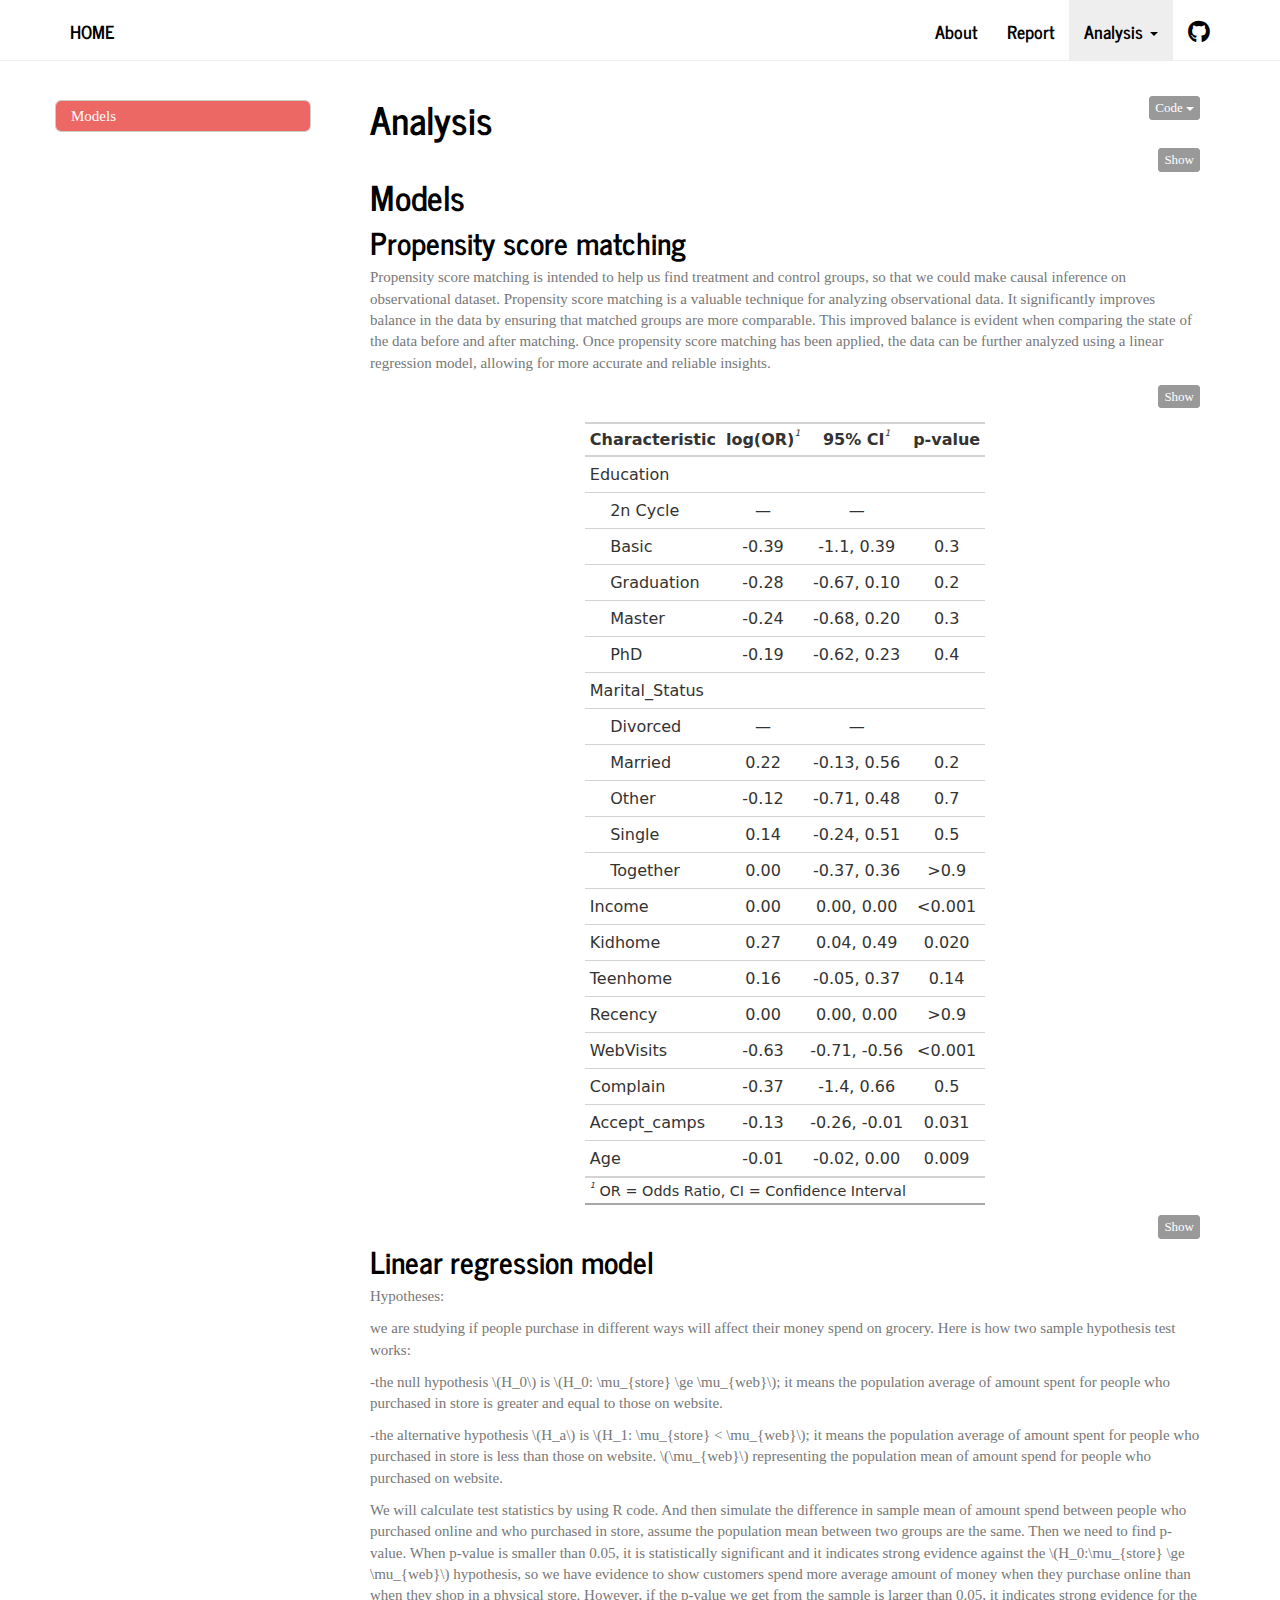
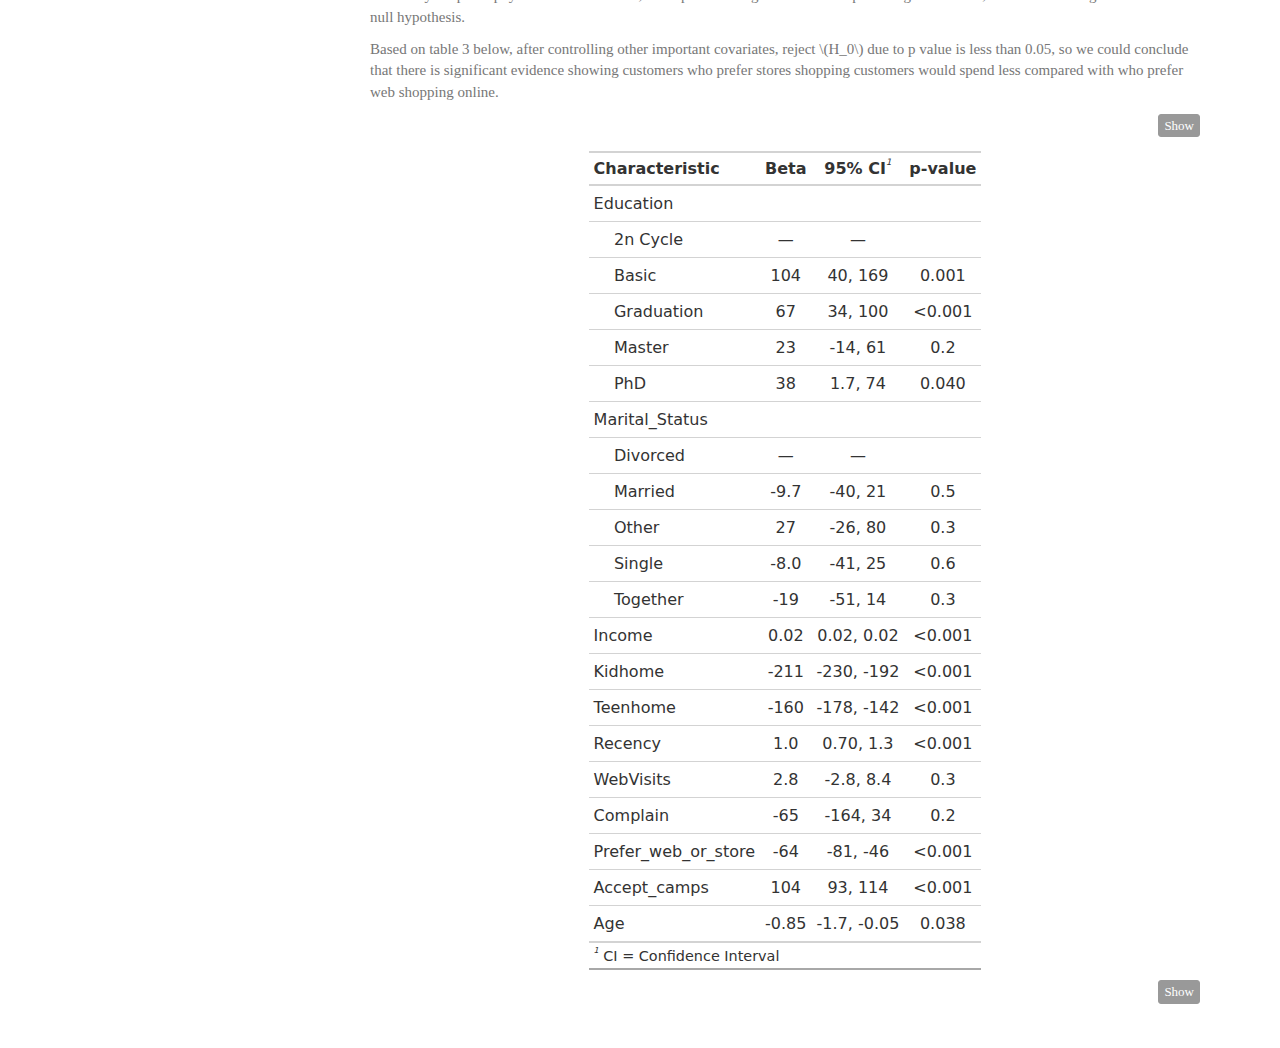
<file: regression.html>
<!DOCTYPE html>

<html>

<head>

<meta charset="utf-8" />
<meta name="generator" content="pandoc" />
<meta http-equiv="X-UA-Compatible" content="IE=EDGE" />




<title>Analysis</title>

<script src="site_libs/header-attrs-2.24/header-attrs.js"></script>
<script src="site_libs/jquery-3.6.0/jquery-3.6.0.min.js"></script>
<meta name="viewport" content="width=device-width, initial-scale=1" />
<link href="site_libs/bootstrap-3.3.5/css/journal.min.css" rel="stylesheet" />
<script src="site_libs/bootstrap-3.3.5/js/bootstrap.min.js"></script>
<script src="site_libs/bootstrap-3.3.5/shim/html5shiv.min.js"></script>
<script src="site_libs/bootstrap-3.3.5/shim/respond.min.js"></script>
<style>h1 {font-size: 34px;}
       h1.title {font-size: 38px;}
       h2 {font-size: 30px;}
       h3 {font-size: 24px;}
       h4 {font-size: 18px;}
       h5 {font-size: 16px;}
       h6 {font-size: 12px;}
       code {color: inherit; background-color: rgba(0, 0, 0, 0.04);}
       pre:not([class]) { background-color: white }</style>
<script src="site_libs/jqueryui-1.13.2/jquery-ui.min.js"></script>
<link href="site_libs/tocify-1.9.1/jquery.tocify.css" rel="stylesheet" />
<script src="site_libs/tocify-1.9.1/jquery.tocify.js"></script>
<script src="site_libs/navigation-1.1/tabsets.js"></script>
<script src="site_libs/navigation-1.1/codefolding.js"></script>
<link href="site_libs/highlightjs-9.12.0/default.css" rel="stylesheet" />
<script src="site_libs/highlightjs-9.12.0/highlight.js"></script>
<link href="site_libs/font-awesome-6.4.2/css/all.min.css" rel="stylesheet" />
<link href="site_libs/font-awesome-6.4.2/css/v4-shims.min.css" rel="stylesheet" />

<style type="text/css">
  code{white-space: pre-wrap;}
  span.smallcaps{font-variant: small-caps;}
  span.underline{text-decoration: underline;}
  div.column{display: inline-block; vertical-align: top; width: 50%;}
  div.hanging-indent{margin-left: 1.5em; text-indent: -1.5em;}
  ul.task-list{list-style: none;}
    </style>

<style type="text/css">code{white-space: pre;}</style>
<script type="text/javascript">
if (window.hljs) {
  hljs.configure({languages: []});
  hljs.initHighlightingOnLoad();
  if (document.readyState && document.readyState === "complete") {
    window.setTimeout(function() { hljs.initHighlighting(); }, 0);
  }
}
</script>









<style type = "text/css">
.main-container {
  max-width: 940px;
  margin-left: auto;
  margin-right: auto;
}
img {
  max-width:100%;
}
.tabbed-pane {
  padding-top: 12px;
}
.html-widget {
  margin-bottom: 20px;
}
button.code-folding-btn:focus {
  outline: none;
}
summary {
  display: list-item;
}
details > summary > p:only-child {
  display: inline;
}
pre code {
  padding: 0;
}
</style>


<style type="text/css">
.dropdown-submenu {
  position: relative;
}
.dropdown-submenu>.dropdown-menu {
  top: 0;
  left: 100%;
  margin-top: -6px;
  margin-left: -1px;
  border-radius: 0 6px 6px 6px;
}
.dropdown-submenu:hover>.dropdown-menu {
  display: block;
}
.dropdown-submenu>a:after {
  display: block;
  content: " ";
  float: right;
  width: 0;
  height: 0;
  border-color: transparent;
  border-style: solid;
  border-width: 5px 0 5px 5px;
  border-left-color: #cccccc;
  margin-top: 5px;
  margin-right: -10px;
}
.dropdown-submenu:hover>a:after {
  border-left-color: #adb5bd;
}
.dropdown-submenu.pull-left {
  float: none;
}
.dropdown-submenu.pull-left>.dropdown-menu {
  left: -100%;
  margin-left: 10px;
  border-radius: 6px 0 6px 6px;
}
</style>

<script type="text/javascript">
// manage active state of menu based on current page
$(document).ready(function () {
  // active menu anchor
  href = window.location.pathname
  href = href.substr(href.lastIndexOf('/') + 1)
  if (href === "")
    href = "index.html";
  var menuAnchor = $('a[href="' + href + '"]');

  // mark the anchor link active (and if it's in a dropdown, also mark that active)
  var dropdown = menuAnchor.closest('li.dropdown');
  if (window.bootstrap) { // Bootstrap 4+
    menuAnchor.addClass('active');
    dropdown.find('> .dropdown-toggle').addClass('active');
  } else { // Bootstrap 3
    menuAnchor.parent().addClass('active');
    dropdown.addClass('active');
  }

  // Navbar adjustments
  var navHeight = $(".navbar").first().height() + 15;
  var style = document.createElement('style');
  var pt = "padding-top: " + navHeight + "px; ";
  var mt = "margin-top: -" + navHeight + "px; ";
  var css = "";
  // offset scroll position for anchor links (for fixed navbar)
  for (var i = 1; i <= 6; i++) {
    css += ".section h" + i + "{ " + pt + mt + "}\n";
  }
  style.innerHTML = "body {" + pt + "padding-bottom: 40px; }\n" + css;
  document.head.appendChild(style);
});
</script>

<!-- tabsets -->

<style type="text/css">
.tabset-dropdown > .nav-tabs {
  display: inline-table;
  max-height: 500px;
  min-height: 44px;
  overflow-y: auto;
  border: 1px solid #ddd;
  border-radius: 4px;
}

.tabset-dropdown > .nav-tabs > li.active:before, .tabset-dropdown > .nav-tabs.nav-tabs-open:before {
  content: "\e259";
  font-family: 'Glyphicons Halflings';
  display: inline-block;
  padding: 10px;
  border-right: 1px solid #ddd;
}

.tabset-dropdown > .nav-tabs.nav-tabs-open > li.active:before {
  content: "\e258";
  font-family: 'Glyphicons Halflings';
  border: none;
}

.tabset-dropdown > .nav-tabs > li.active {
  display: block;
}

.tabset-dropdown > .nav-tabs > li > a,
.tabset-dropdown > .nav-tabs > li > a:focus,
.tabset-dropdown > .nav-tabs > li > a:hover {
  border: none;
  display: inline-block;
  border-radius: 4px;
  background-color: transparent;
}

.tabset-dropdown > .nav-tabs.nav-tabs-open > li {
  display: block;
  float: none;
}

.tabset-dropdown > .nav-tabs > li {
  display: none;
}
</style>

<!-- code folding -->
<style type="text/css">
.code-folding-btn { margin-bottom: 4px; }
</style>



<style type="text/css">

#TOC {
  margin: 25px 0px 20px 0px;
}
@media (max-width: 768px) {
#TOC {
  position: relative;
  width: 100%;
}
}

@media print {
.toc-content {
  /* see https://github.com/w3c/csswg-drafts/issues/4434 */
  float: right;
}
}

.toc-content {
  padding-left: 30px;
  padding-right: 40px;
}

div.main-container {
  max-width: 1200px;
}

div.tocify {
  width: 20%;
  max-width: 260px;
  max-height: 85%;
}

@media (min-width: 768px) and (max-width: 991px) {
  div.tocify {
    width: 25%;
  }
}

@media (max-width: 767px) {
  div.tocify {
    width: 100%;
    max-width: none;
  }
}

.tocify ul, .tocify li {
  line-height: 20px;
}

.tocify-subheader .tocify-item {
  font-size: 0.90em;
}

.tocify .list-group-item {
  border-radius: 0px;
}


</style>



</head>

<body>


<div class="container-fluid main-container">


<!-- setup 3col/9col grid for toc_float and main content  -->
<div class="row">
<div class="col-xs-12 col-sm-4 col-md-3">
<div id="TOC" class="tocify">
</div>
</div>

<div class="toc-content col-xs-12 col-sm-8 col-md-9">




<div class="navbar navbar-default  navbar-fixed-top" role="navigation">
  <div class="container">
    <div class="navbar-header">
      <button type="button" class="navbar-toggle collapsed" data-toggle="collapse" data-bs-toggle="collapse" data-target="#navbar" data-bs-target="#navbar">
        <span class="icon-bar"></span>
        <span class="icon-bar"></span>
        <span class="icon-bar"></span>
      </button>
      <a class="navbar-brand" href="index.html">Home</a>
    </div>
    <div id="navbar" class="navbar-collapse collapse">
      <ul class="nav navbar-nav">
        
      </ul>
      <ul class="nav navbar-nav navbar-right">
        <li>
  <a href="About.html">About</a>
</li>
<li>
  <a href="report.html">Report</a>
</li>
<li class="dropdown">
  <a href="#" class="dropdown-toggle" data-toggle="dropdown" role="button" data-bs-toggle="dropdown" aria-expanded="false">
    Analysis
     
    <span class="caret"></span>
  </a>
  <ul class="dropdown-menu" role="menu">
    <li>
      <a href="data.html">Data Description</a>
    </li>
    <li>
      <a href="EDA.html">EDA</a>
    </li>
    <li>
      <a href="regression.html">Regression</a>
    </li>
    <li>
      <a href="results.html">Results</a>
    </li>
  </ul>
</li>
<li>
  <a href="https://github.com/marketingllyz/marketingllyz.github.io">
    <span class="fa fa-github fa-lg"></span>
     
  </a>
</li>
      </ul>
    </div><!--/.nav-collapse -->
  </div><!--/.container -->
</div><!--/.navbar -->

<div id="header">

<div class="btn-group pull-right float-right">
<button type="button" class="btn btn-default btn-xs btn-secondary btn-sm dropdown-toggle" data-toggle="dropdown" data-bs-toggle="dropdown" aria-haspopup="true" aria-expanded="false"><span>Code</span> <span class="caret"></span></button>
<ul class="dropdown-menu dropdown-menu-right" style="min-width: 50px;">
<li><a id="rmd-show-all-code" href="#">Show All Code</a></li>
<li><a id="rmd-hide-all-code" href="#">Hide All Code</a></li>
</ul>
</div>



<h1 class="title toc-ignore">Analysis</h1>

</div>


<pre class="r"><code>library(readr)
library(tidyverse)

data &lt;- read_csv(&quot;marketing_campaign.csv&quot;)

data &lt;- data %&gt;%  dplyr::select(-ID, -Z_CostContact,  -Z_Revenue, -NumCatalogPurchases, -NumDealsPurchases)

data &lt;- data %&gt;%
  mutate(Total_amount = MntWines +  MntFruits +  MntMeatProducts +   MntFishProducts +
           MntSweetProducts +  MntGoldProds,
         Prefer_web_or_store = ifelse(NumStorePurchases &gt; NumWebPurchases, &quot;store&quot;, &quot;web&quot;),
         Accept_camps  =  AcceptedCmp1 +  AcceptedCmp2 +  AcceptedCmp3 +  AcceptedCmp4 +
           AcceptedCmp5 + Response,
         Age  = as.numeric(substr(Dt_Customer,7,10)) - Year_Birth,
         ) %&gt;% rename(&quot;WebVisits&quot; = &quot;NumWebVisitsMonth&quot;)
  

data &lt;- data %&gt;% select(-MntWines, -MntFruits, -MntMeatProducts, 
                        -MntFishProducts, -MntSweetProducts, -MntGoldProds,
                        -AcceptedCmp1,-AcceptedCmp2,-AcceptedCmp3,
                        -AcceptedCmp4,-AcceptedCmp5 ,-Response,
                        -Year_Birth, -Dt_Customer,
                        -NumWebPurchases, -NumStorePurchases) %&gt;% drop_na()

data$Marital_Status[data$Marital_Status %in% c(&quot;Absurd&quot;, &quot;Alone&quot;,&quot;YOLO&quot;,&quot;Widow&quot;)] =  &quot;Other&quot;</code></pre>
<div id="models" class="section level1">
<h1>Models</h1>
<div id="propensity-score-matching" class="section level2">
<h2>Propensity score matching</h2>
<p>Propensity score matching is intended to help us find treatment and
control groups, so that we could make causal inference on observational
dataset. Propensity score matching is a valuable technique for analyzing
observational data. It significantly improves balance in the data by
ensuring that matched groups are more comparable. This improved balance
is evident when comparing the state of the data before and after
matching. Once propensity score matching has been applied, the data can
be further analyzed using a linear regression model, allowing for more
accurate and reliable insights.</p>
<pre class="r"><code>library(Matching)
# Estimate the propensity model
data2 &lt;- data
data2$Prefer_web_or_store &lt;- ifelse(data2$Prefer_web_or_store == &quot;web&quot;,0,1)
#Propensity score matching
glm1  &lt;- glm(Prefer_web_or_store ~ Education + Marital_Status+ Income+ Kidhome +Teenhome+ Recency +
               WebVisits + Complain +  Accept_camps  +   Age, family=binomial, data=data2)

library(gtsummary)

gtsummary::tbl_regression(glm1)</code></pre>
<div id="jthutysftw" style="padding-left:0px;padding-right:0px;padding-top:10px;padding-bottom:10px;overflow-x:auto;overflow-y:auto;width:auto;height:auto;">
<style>#jthutysftw table {
  font-family: system-ui, 'Segoe UI', Roboto, Helvetica, Arial, sans-serif, 'Apple Color Emoji', 'Segoe UI Emoji', 'Segoe UI Symbol', 'Noto Color Emoji';
  -webkit-font-smoothing: antialiased;
  -moz-osx-font-smoothing: grayscale;
}

#jthutysftw thead, #jthutysftw tbody, #jthutysftw tfoot, #jthutysftw tr, #jthutysftw td, #jthutysftw th {
  border-style: none;
}

#jthutysftw p {
  margin: 0;
  padding: 0;
}

#jthutysftw .gt_table {
  display: table;
  border-collapse: collapse;
  line-height: normal;
  margin-left: auto;
  margin-right: auto;
  color: #333333;
  font-size: 16px;
  font-weight: normal;
  font-style: normal;
  background-color: #FFFFFF;
  width: auto;
  border-top-style: solid;
  border-top-width: 2px;
  border-top-color: #A8A8A8;
  border-right-style: none;
  border-right-width: 2px;
  border-right-color: #D3D3D3;
  border-bottom-style: solid;
  border-bottom-width: 2px;
  border-bottom-color: #A8A8A8;
  border-left-style: none;
  border-left-width: 2px;
  border-left-color: #D3D3D3;
}

#jthutysftw .gt_caption {
  padding-top: 4px;
  padding-bottom: 4px;
}

#jthutysftw .gt_title {
  color: #333333;
  font-size: 125%;
  font-weight: initial;
  padding-top: 4px;
  padding-bottom: 4px;
  padding-left: 5px;
  padding-right: 5px;
  border-bottom-color: #FFFFFF;
  border-bottom-width: 0;
}

#jthutysftw .gt_subtitle {
  color: #333333;
  font-size: 85%;
  font-weight: initial;
  padding-top: 3px;
  padding-bottom: 5px;
  padding-left: 5px;
  padding-right: 5px;
  border-top-color: #FFFFFF;
  border-top-width: 0;
}

#jthutysftw .gt_heading {
  background-color: #FFFFFF;
  text-align: center;
  border-bottom-color: #FFFFFF;
  border-left-style: none;
  border-left-width: 1px;
  border-left-color: #D3D3D3;
  border-right-style: none;
  border-right-width: 1px;
  border-right-color: #D3D3D3;
}

#jthutysftw .gt_bottom_border {
  border-bottom-style: solid;
  border-bottom-width: 2px;
  border-bottom-color: #D3D3D3;
}

#jthutysftw .gt_col_headings {
  border-top-style: solid;
  border-top-width: 2px;
  border-top-color: #D3D3D3;
  border-bottom-style: solid;
  border-bottom-width: 2px;
  border-bottom-color: #D3D3D3;
  border-left-style: none;
  border-left-width: 1px;
  border-left-color: #D3D3D3;
  border-right-style: none;
  border-right-width: 1px;
  border-right-color: #D3D3D3;
}

#jthutysftw .gt_col_heading {
  color: #333333;
  background-color: #FFFFFF;
  font-size: 100%;
  font-weight: normal;
  text-transform: inherit;
  border-left-style: none;
  border-left-width: 1px;
  border-left-color: #D3D3D3;
  border-right-style: none;
  border-right-width: 1px;
  border-right-color: #D3D3D3;
  vertical-align: bottom;
  padding-top: 5px;
  padding-bottom: 6px;
  padding-left: 5px;
  padding-right: 5px;
  overflow-x: hidden;
}

#jthutysftw .gt_column_spanner_outer {
  color: #333333;
  background-color: #FFFFFF;
  font-size: 100%;
  font-weight: normal;
  text-transform: inherit;
  padding-top: 0;
  padding-bottom: 0;
  padding-left: 4px;
  padding-right: 4px;
}

#jthutysftw .gt_column_spanner_outer:first-child {
  padding-left: 0;
}

#jthutysftw .gt_column_spanner_outer:last-child {
  padding-right: 0;
}

#jthutysftw .gt_column_spanner {
  border-bottom-style: solid;
  border-bottom-width: 2px;
  border-bottom-color: #D3D3D3;
  vertical-align: bottom;
  padding-top: 5px;
  padding-bottom: 5px;
  overflow-x: hidden;
  display: inline-block;
  width: 100%;
}

#jthutysftw .gt_spanner_row {
  border-bottom-style: hidden;
}

#jthutysftw .gt_group_heading {
  padding-top: 8px;
  padding-bottom: 8px;
  padding-left: 5px;
  padding-right: 5px;
  color: #333333;
  background-color: #FFFFFF;
  font-size: 100%;
  font-weight: initial;
  text-transform: inherit;
  border-top-style: solid;
  border-top-width: 2px;
  border-top-color: #D3D3D3;
  border-bottom-style: solid;
  border-bottom-width: 2px;
  border-bottom-color: #D3D3D3;
  border-left-style: none;
  border-left-width: 1px;
  border-left-color: #D3D3D3;
  border-right-style: none;
  border-right-width: 1px;
  border-right-color: #D3D3D3;
  vertical-align: middle;
  text-align: left;
}

#jthutysftw .gt_empty_group_heading {
  padding: 0.5px;
  color: #333333;
  background-color: #FFFFFF;
  font-size: 100%;
  font-weight: initial;
  border-top-style: solid;
  border-top-width: 2px;
  border-top-color: #D3D3D3;
  border-bottom-style: solid;
  border-bottom-width: 2px;
  border-bottom-color: #D3D3D3;
  vertical-align: middle;
}

#jthutysftw .gt_from_md > :first-child {
  margin-top: 0;
}

#jthutysftw .gt_from_md > :last-child {
  margin-bottom: 0;
}

#jthutysftw .gt_row {
  padding-top: 8px;
  padding-bottom: 8px;
  padding-left: 5px;
  padding-right: 5px;
  margin: 10px;
  border-top-style: solid;
  border-top-width: 1px;
  border-top-color: #D3D3D3;
  border-left-style: none;
  border-left-width: 1px;
  border-left-color: #D3D3D3;
  border-right-style: none;
  border-right-width: 1px;
  border-right-color: #D3D3D3;
  vertical-align: middle;
  overflow-x: hidden;
}

#jthutysftw .gt_stub {
  color: #333333;
  background-color: #FFFFFF;
  font-size: 100%;
  font-weight: initial;
  text-transform: inherit;
  border-right-style: solid;
  border-right-width: 2px;
  border-right-color: #D3D3D3;
  padding-left: 5px;
  padding-right: 5px;
}

#jthutysftw .gt_stub_row_group {
  color: #333333;
  background-color: #FFFFFF;
  font-size: 100%;
  font-weight: initial;
  text-transform: inherit;
  border-right-style: solid;
  border-right-width: 2px;
  border-right-color: #D3D3D3;
  padding-left: 5px;
  padding-right: 5px;
  vertical-align: top;
}

#jthutysftw .gt_row_group_first td {
  border-top-width: 2px;
}

#jthutysftw .gt_row_group_first th {
  border-top-width: 2px;
}

#jthutysftw .gt_summary_row {
  color: #333333;
  background-color: #FFFFFF;
  text-transform: inherit;
  padding-top: 8px;
  padding-bottom: 8px;
  padding-left: 5px;
  padding-right: 5px;
}

#jthutysftw .gt_first_summary_row {
  border-top-style: solid;
  border-top-color: #D3D3D3;
}

#jthutysftw .gt_first_summary_row.thick {
  border-top-width: 2px;
}

#jthutysftw .gt_last_summary_row {
  padding-top: 8px;
  padding-bottom: 8px;
  padding-left: 5px;
  padding-right: 5px;
  border-bottom-style: solid;
  border-bottom-width: 2px;
  border-bottom-color: #D3D3D3;
}

#jthutysftw .gt_grand_summary_row {
  color: #333333;
  background-color: #FFFFFF;
  text-transform: inherit;
  padding-top: 8px;
  padding-bottom: 8px;
  padding-left: 5px;
  padding-right: 5px;
}

#jthutysftw .gt_first_grand_summary_row {
  padding-top: 8px;
  padding-bottom: 8px;
  padding-left: 5px;
  padding-right: 5px;
  border-top-style: double;
  border-top-width: 6px;
  border-top-color: #D3D3D3;
}

#jthutysftw .gt_last_grand_summary_row_top {
  padding-top: 8px;
  padding-bottom: 8px;
  padding-left: 5px;
  padding-right: 5px;
  border-bottom-style: double;
  border-bottom-width: 6px;
  border-bottom-color: #D3D3D3;
}

#jthutysftw .gt_striped {
  background-color: rgba(128, 128, 128, 0.05);
}

#jthutysftw .gt_table_body {
  border-top-style: solid;
  border-top-width: 2px;
  border-top-color: #D3D3D3;
  border-bottom-style: solid;
  border-bottom-width: 2px;
  border-bottom-color: #D3D3D3;
}

#jthutysftw .gt_footnotes {
  color: #333333;
  background-color: #FFFFFF;
  border-bottom-style: none;
  border-bottom-width: 2px;
  border-bottom-color: #D3D3D3;
  border-left-style: none;
  border-left-width: 2px;
  border-left-color: #D3D3D3;
  border-right-style: none;
  border-right-width: 2px;
  border-right-color: #D3D3D3;
}

#jthutysftw .gt_footnote {
  margin: 0px;
  font-size: 90%;
  padding-top: 4px;
  padding-bottom: 4px;
  padding-left: 5px;
  padding-right: 5px;
}

#jthutysftw .gt_sourcenotes {
  color: #333333;
  background-color: #FFFFFF;
  border-bottom-style: none;
  border-bottom-width: 2px;
  border-bottom-color: #D3D3D3;
  border-left-style: none;
  border-left-width: 2px;
  border-left-color: #D3D3D3;
  border-right-style: none;
  border-right-width: 2px;
  border-right-color: #D3D3D3;
}

#jthutysftw .gt_sourcenote {
  font-size: 90%;
  padding-top: 4px;
  padding-bottom: 4px;
  padding-left: 5px;
  padding-right: 5px;
}

#jthutysftw .gt_left {
  text-align: left;
}

#jthutysftw .gt_center {
  text-align: center;
}

#jthutysftw .gt_right {
  text-align: right;
  font-variant-numeric: tabular-nums;
}

#jthutysftw .gt_font_normal {
  font-weight: normal;
}

#jthutysftw .gt_font_bold {
  font-weight: bold;
}

#jthutysftw .gt_font_italic {
  font-style: italic;
}

#jthutysftw .gt_super {
  font-size: 65%;
}

#jthutysftw .gt_footnote_marks {
  font-size: 75%;
  vertical-align: 0.4em;
  position: initial;
}

#jthutysftw .gt_asterisk {
  font-size: 100%;
  vertical-align: 0;
}

#jthutysftw .gt_indent_1 {
  text-indent: 5px;
}

#jthutysftw .gt_indent_2 {
  text-indent: 10px;
}

#jthutysftw .gt_indent_3 {
  text-indent: 15px;
}

#jthutysftw .gt_indent_4 {
  text-indent: 20px;
}

#jthutysftw .gt_indent_5 {
  text-indent: 25px;
}
</style>
<table class="gt_table" data-quarto-disable-processing="false" data-quarto-bootstrap="false">
  <thead>
    
    <tr class="gt_col_headings">
      <th class="gt_col_heading gt_columns_bottom_border gt_left" rowspan="1" colspan="1" scope="col" id="&lt;strong&gt;Characteristic&lt;/strong&gt;"><strong>Characteristic</strong></th>
      <th class="gt_col_heading gt_columns_bottom_border gt_center" rowspan="1" colspan="1" scope="col" id="&lt;strong&gt;log(OR)&lt;/strong&gt;&lt;span class=&quot;gt_footnote_marks&quot; style=&quot;white-space:nowrap;font-style:italic;font-weight:normal;&quot;&gt;&lt;sup&gt;1&lt;/sup&gt;&lt;/span&gt;"><strong>log(OR)</strong><span class="gt_footnote_marks" style="white-space:nowrap;font-style:italic;font-weight:normal;"><sup>1</sup></span></th>
      <th class="gt_col_heading gt_columns_bottom_border gt_center" rowspan="1" colspan="1" scope="col" id="&lt;strong&gt;95% CI&lt;/strong&gt;&lt;span class=&quot;gt_footnote_marks&quot; style=&quot;white-space:nowrap;font-style:italic;font-weight:normal;&quot;&gt;&lt;sup&gt;1&lt;/sup&gt;&lt;/span&gt;"><strong>95% CI</strong><span class="gt_footnote_marks" style="white-space:nowrap;font-style:italic;font-weight:normal;"><sup>1</sup></span></th>
      <th class="gt_col_heading gt_columns_bottom_border gt_center" rowspan="1" colspan="1" scope="col" id="&lt;strong&gt;p-value&lt;/strong&gt;"><strong>p-value</strong></th>
    </tr>
  </thead>
  <tbody class="gt_table_body">
    <tr><td headers="label" class="gt_row gt_left">Education</td>
<td headers="estimate" class="gt_row gt_center"></td>
<td headers="ci" class="gt_row gt_center"></td>
<td headers="p.value" class="gt_row gt_center"></td></tr>
    <tr><td headers="label" class="gt_row gt_left">    2n Cycle</td>
<td headers="estimate" class="gt_row gt_center">—</td>
<td headers="ci" class="gt_row gt_center">—</td>
<td headers="p.value" class="gt_row gt_center"></td></tr>
    <tr><td headers="label" class="gt_row gt_left">    Basic</td>
<td headers="estimate" class="gt_row gt_center">-0.39</td>
<td headers="ci" class="gt_row gt_center">-1.1, 0.39</td>
<td headers="p.value" class="gt_row gt_center">0.3</td></tr>
    <tr><td headers="label" class="gt_row gt_left">    Graduation</td>
<td headers="estimate" class="gt_row gt_center">-0.28</td>
<td headers="ci" class="gt_row gt_center">-0.67, 0.10</td>
<td headers="p.value" class="gt_row gt_center">0.2</td></tr>
    <tr><td headers="label" class="gt_row gt_left">    Master</td>
<td headers="estimate" class="gt_row gt_center">-0.24</td>
<td headers="ci" class="gt_row gt_center">-0.68, 0.20</td>
<td headers="p.value" class="gt_row gt_center">0.3</td></tr>
    <tr><td headers="label" class="gt_row gt_left">    PhD</td>
<td headers="estimate" class="gt_row gt_center">-0.19</td>
<td headers="ci" class="gt_row gt_center">-0.62, 0.23</td>
<td headers="p.value" class="gt_row gt_center">0.4</td></tr>
    <tr><td headers="label" class="gt_row gt_left">Marital_Status</td>
<td headers="estimate" class="gt_row gt_center"></td>
<td headers="ci" class="gt_row gt_center"></td>
<td headers="p.value" class="gt_row gt_center"></td></tr>
    <tr><td headers="label" class="gt_row gt_left">    Divorced</td>
<td headers="estimate" class="gt_row gt_center">—</td>
<td headers="ci" class="gt_row gt_center">—</td>
<td headers="p.value" class="gt_row gt_center"></td></tr>
    <tr><td headers="label" class="gt_row gt_left">    Married</td>
<td headers="estimate" class="gt_row gt_center">0.22</td>
<td headers="ci" class="gt_row gt_center">-0.13, 0.56</td>
<td headers="p.value" class="gt_row gt_center">0.2</td></tr>
    <tr><td headers="label" class="gt_row gt_left">    Other</td>
<td headers="estimate" class="gt_row gt_center">-0.12</td>
<td headers="ci" class="gt_row gt_center">-0.71, 0.48</td>
<td headers="p.value" class="gt_row gt_center">0.7</td></tr>
    <tr><td headers="label" class="gt_row gt_left">    Single</td>
<td headers="estimate" class="gt_row gt_center">0.14</td>
<td headers="ci" class="gt_row gt_center">-0.24, 0.51</td>
<td headers="p.value" class="gt_row gt_center">0.5</td></tr>
    <tr><td headers="label" class="gt_row gt_left">    Together</td>
<td headers="estimate" class="gt_row gt_center">0.00</td>
<td headers="ci" class="gt_row gt_center">-0.37, 0.36</td>
<td headers="p.value" class="gt_row gt_center">>0.9</td></tr>
    <tr><td headers="label" class="gt_row gt_left">Income</td>
<td headers="estimate" class="gt_row gt_center">0.00</td>
<td headers="ci" class="gt_row gt_center">0.00, 0.00</td>
<td headers="p.value" class="gt_row gt_center"><0.001</td></tr>
    <tr><td headers="label" class="gt_row gt_left">Kidhome</td>
<td headers="estimate" class="gt_row gt_center">0.27</td>
<td headers="ci" class="gt_row gt_center">0.04, 0.49</td>
<td headers="p.value" class="gt_row gt_center">0.020</td></tr>
    <tr><td headers="label" class="gt_row gt_left">Teenhome</td>
<td headers="estimate" class="gt_row gt_center">0.16</td>
<td headers="ci" class="gt_row gt_center">-0.05, 0.37</td>
<td headers="p.value" class="gt_row gt_center">0.14</td></tr>
    <tr><td headers="label" class="gt_row gt_left">Recency</td>
<td headers="estimate" class="gt_row gt_center">0.00</td>
<td headers="ci" class="gt_row gt_center">0.00, 0.00</td>
<td headers="p.value" class="gt_row gt_center">>0.9</td></tr>
    <tr><td headers="label" class="gt_row gt_left">WebVisits</td>
<td headers="estimate" class="gt_row gt_center">-0.63</td>
<td headers="ci" class="gt_row gt_center">-0.71, -0.56</td>
<td headers="p.value" class="gt_row gt_center"><0.001</td></tr>
    <tr><td headers="label" class="gt_row gt_left">Complain</td>
<td headers="estimate" class="gt_row gt_center">-0.37</td>
<td headers="ci" class="gt_row gt_center">-1.4, 0.66</td>
<td headers="p.value" class="gt_row gt_center">0.5</td></tr>
    <tr><td headers="label" class="gt_row gt_left">Accept_camps</td>
<td headers="estimate" class="gt_row gt_center">-0.13</td>
<td headers="ci" class="gt_row gt_center">-0.26, -0.01</td>
<td headers="p.value" class="gt_row gt_center">0.031</td></tr>
    <tr><td headers="label" class="gt_row gt_left">Age</td>
<td headers="estimate" class="gt_row gt_center">-0.01</td>
<td headers="ci" class="gt_row gt_center">-0.02, 0.00</td>
<td headers="p.value" class="gt_row gt_center">0.009</td></tr>
  </tbody>
  
  <tfoot class="gt_footnotes">
    <tr>
      <td class="gt_footnote" colspan="4"><span class="gt_footnote_marks" style="white-space:nowrap;font-style:italic;font-weight:normal;"><sup>1</sup></span> OR = Odds Ratio, CI = Confidence Interval</td>
    </tr>
  </tfoot>
</table>
</div>
<pre class="r"><code>#stargazer::stargazer(glm1, header = FALSE, no.space = TRUE, title = &quot;Propensity model&quot;)

X  &lt;- glm1$fitted
Y  &lt;- data2$Total_amount
Tr  &lt;- data2$Prefer_web_or_store

# one-to-one matching with replacement (the &quot;M=1&quot; option)
rr  &lt;- Match(Y=Y, Tr=Tr, X=X, M=1)

#covariate balance
#balance is better after matching than before 
#mb  &lt;- MatchBalance(Prefer_web_or_store ~ Education + Marital_Status+ Income+ Kidhome +Teenhome+ Recency +
#               WebVisits + Complain +  Accept_camps  +   Age,data=data2 ,match.out=rr, nboots=10)</code></pre>
</div>
<div id="linear-regression-model" class="section level2">
<h2>Linear regression model</h2>
<p>Hypotheses:</p>
<p>we are studying if people purchase in different ways will affect
their money spend on grocery. Here is how two sample hypothesis test
works:</p>
<p>-the null hypothesis <span class="math inline">\(H_0\)</span> is
<span class="math inline">\(H_0: \mu_{store} \ge \mu_{web}\)</span>; it
means the population average of amount spent for people who purchased in
store is greater and equal to those on website.</p>
<p>-the alternative hypothesis <span class="math inline">\(H_a\)</span>
is <span class="math inline">\(H_1: \mu_{store} &lt; \mu_{web}\)</span>;
it means the population average of amount spent for people who purchased
in store is less than those on website. <span
class="math inline">\(\mu_{web}\)</span> representing the population
mean of amount spend for people who purchased on website.</p>
<p>We will calculate test statistics by using R code. And then simulate
the difference in sample mean of amount spend between people who
purchased online and who purchased in store, assume the population mean
between two groups are the same. Then we need to find p-value. When
p-value is smaller than 0.05, it is statistically significant and it
indicates strong evidence against the <span
class="math inline">\(H_0:\mu_{store} \ge \mu_{web}\)</span> hypothesis,
so we have evidence to show customers spend more average amount of money
when they purchase online than when they shop in a physical store.
However, if the p-value we get from the sample is larger than 0.05, it
indicates strong evidence for the null hypothesis.</p>
<p>Based on table 3 below, after controlling other important covariates,
reject <span class="math inline">\(H_0\)</span> due to p value is less
than 0.05, so we could conclude that there is significant evidence
showing customers who prefer stores shopping customers would spend less
compared with who prefer web shopping online.</p>
<pre class="r"><code>data3 &lt;- data2[c(rr$index.treated, rr$index.control), ]

model &lt;- lm(Total_amount ~ ., data = data3)

gtsummary::tbl_regression(model )</code></pre>
<div id="gbdejyqfwg" style="padding-left:0px;padding-right:0px;padding-top:10px;padding-bottom:10px;overflow-x:auto;overflow-y:auto;width:auto;height:auto;">
<style>#gbdejyqfwg table {
  font-family: system-ui, 'Segoe UI', Roboto, Helvetica, Arial, sans-serif, 'Apple Color Emoji', 'Segoe UI Emoji', 'Segoe UI Symbol', 'Noto Color Emoji';
  -webkit-font-smoothing: antialiased;
  -moz-osx-font-smoothing: grayscale;
}

#gbdejyqfwg thead, #gbdejyqfwg tbody, #gbdejyqfwg tfoot, #gbdejyqfwg tr, #gbdejyqfwg td, #gbdejyqfwg th {
  border-style: none;
}

#gbdejyqfwg p {
  margin: 0;
  padding: 0;
}

#gbdejyqfwg .gt_table {
  display: table;
  border-collapse: collapse;
  line-height: normal;
  margin-left: auto;
  margin-right: auto;
  color: #333333;
  font-size: 16px;
  font-weight: normal;
  font-style: normal;
  background-color: #FFFFFF;
  width: auto;
  border-top-style: solid;
  border-top-width: 2px;
  border-top-color: #A8A8A8;
  border-right-style: none;
  border-right-width: 2px;
  border-right-color: #D3D3D3;
  border-bottom-style: solid;
  border-bottom-width: 2px;
  border-bottom-color: #A8A8A8;
  border-left-style: none;
  border-left-width: 2px;
  border-left-color: #D3D3D3;
}

#gbdejyqfwg .gt_caption {
  padding-top: 4px;
  padding-bottom: 4px;
}

#gbdejyqfwg .gt_title {
  color: #333333;
  font-size: 125%;
  font-weight: initial;
  padding-top: 4px;
  padding-bottom: 4px;
  padding-left: 5px;
  padding-right: 5px;
  border-bottom-color: #FFFFFF;
  border-bottom-width: 0;
}

#gbdejyqfwg .gt_subtitle {
  color: #333333;
  font-size: 85%;
  font-weight: initial;
  padding-top: 3px;
  padding-bottom: 5px;
  padding-left: 5px;
  padding-right: 5px;
  border-top-color: #FFFFFF;
  border-top-width: 0;
}

#gbdejyqfwg .gt_heading {
  background-color: #FFFFFF;
  text-align: center;
  border-bottom-color: #FFFFFF;
  border-left-style: none;
  border-left-width: 1px;
  border-left-color: #D3D3D3;
  border-right-style: none;
  border-right-width: 1px;
  border-right-color: #D3D3D3;
}

#gbdejyqfwg .gt_bottom_border {
  border-bottom-style: solid;
  border-bottom-width: 2px;
  border-bottom-color: #D3D3D3;
}

#gbdejyqfwg .gt_col_headings {
  border-top-style: solid;
  border-top-width: 2px;
  border-top-color: #D3D3D3;
  border-bottom-style: solid;
  border-bottom-width: 2px;
  border-bottom-color: #D3D3D3;
  border-left-style: none;
  border-left-width: 1px;
  border-left-color: #D3D3D3;
  border-right-style: none;
  border-right-width: 1px;
  border-right-color: #D3D3D3;
}

#gbdejyqfwg .gt_col_heading {
  color: #333333;
  background-color: #FFFFFF;
  font-size: 100%;
  font-weight: normal;
  text-transform: inherit;
  border-left-style: none;
  border-left-width: 1px;
  border-left-color: #D3D3D3;
  border-right-style: none;
  border-right-width: 1px;
  border-right-color: #D3D3D3;
  vertical-align: bottom;
  padding-top: 5px;
  padding-bottom: 6px;
  padding-left: 5px;
  padding-right: 5px;
  overflow-x: hidden;
}

#gbdejyqfwg .gt_column_spanner_outer {
  color: #333333;
  background-color: #FFFFFF;
  font-size: 100%;
  font-weight: normal;
  text-transform: inherit;
  padding-top: 0;
  padding-bottom: 0;
  padding-left: 4px;
  padding-right: 4px;
}

#gbdejyqfwg .gt_column_spanner_outer:first-child {
  padding-left: 0;
}

#gbdejyqfwg .gt_column_spanner_outer:last-child {
  padding-right: 0;
}

#gbdejyqfwg .gt_column_spanner {
  border-bottom-style: solid;
  border-bottom-width: 2px;
  border-bottom-color: #D3D3D3;
  vertical-align: bottom;
  padding-top: 5px;
  padding-bottom: 5px;
  overflow-x: hidden;
  display: inline-block;
  width: 100%;
}

#gbdejyqfwg .gt_spanner_row {
  border-bottom-style: hidden;
}

#gbdejyqfwg .gt_group_heading {
  padding-top: 8px;
  padding-bottom: 8px;
  padding-left: 5px;
  padding-right: 5px;
  color: #333333;
  background-color: #FFFFFF;
  font-size: 100%;
  font-weight: initial;
  text-transform: inherit;
  border-top-style: solid;
  border-top-width: 2px;
  border-top-color: #D3D3D3;
  border-bottom-style: solid;
  border-bottom-width: 2px;
  border-bottom-color: #D3D3D3;
  border-left-style: none;
  border-left-width: 1px;
  border-left-color: #D3D3D3;
  border-right-style: none;
  border-right-width: 1px;
  border-right-color: #D3D3D3;
  vertical-align: middle;
  text-align: left;
}

#gbdejyqfwg .gt_empty_group_heading {
  padding: 0.5px;
  color: #333333;
  background-color: #FFFFFF;
  font-size: 100%;
  font-weight: initial;
  border-top-style: solid;
  border-top-width: 2px;
  border-top-color: #D3D3D3;
  border-bottom-style: solid;
  border-bottom-width: 2px;
  border-bottom-color: #D3D3D3;
  vertical-align: middle;
}

#gbdejyqfwg .gt_from_md > :first-child {
  margin-top: 0;
}

#gbdejyqfwg .gt_from_md > :last-child {
  margin-bottom: 0;
}

#gbdejyqfwg .gt_row {
  padding-top: 8px;
  padding-bottom: 8px;
  padding-left: 5px;
  padding-right: 5px;
  margin: 10px;
  border-top-style: solid;
  border-top-width: 1px;
  border-top-color: #D3D3D3;
  border-left-style: none;
  border-left-width: 1px;
  border-left-color: #D3D3D3;
  border-right-style: none;
  border-right-width: 1px;
  border-right-color: #D3D3D3;
  vertical-align: middle;
  overflow-x: hidden;
}

#gbdejyqfwg .gt_stub {
  color: #333333;
  background-color: #FFFFFF;
  font-size: 100%;
  font-weight: initial;
  text-transform: inherit;
  border-right-style: solid;
  border-right-width: 2px;
  border-right-color: #D3D3D3;
  padding-left: 5px;
  padding-right: 5px;
}

#gbdejyqfwg .gt_stub_row_group {
  color: #333333;
  background-color: #FFFFFF;
  font-size: 100%;
  font-weight: initial;
  text-transform: inherit;
  border-right-style: solid;
  border-right-width: 2px;
  border-right-color: #D3D3D3;
  padding-left: 5px;
  padding-right: 5px;
  vertical-align: top;
}

#gbdejyqfwg .gt_row_group_first td {
  border-top-width: 2px;
}

#gbdejyqfwg .gt_row_group_first th {
  border-top-width: 2px;
}

#gbdejyqfwg .gt_summary_row {
  color: #333333;
  background-color: #FFFFFF;
  text-transform: inherit;
  padding-top: 8px;
  padding-bottom: 8px;
  padding-left: 5px;
  padding-right: 5px;
}

#gbdejyqfwg .gt_first_summary_row {
  border-top-style: solid;
  border-top-color: #D3D3D3;
}

#gbdejyqfwg .gt_first_summary_row.thick {
  border-top-width: 2px;
}

#gbdejyqfwg .gt_last_summary_row {
  padding-top: 8px;
  padding-bottom: 8px;
  padding-left: 5px;
  padding-right: 5px;
  border-bottom-style: solid;
  border-bottom-width: 2px;
  border-bottom-color: #D3D3D3;
}

#gbdejyqfwg .gt_grand_summary_row {
  color: #333333;
  background-color: #FFFFFF;
  text-transform: inherit;
  padding-top: 8px;
  padding-bottom: 8px;
  padding-left: 5px;
  padding-right: 5px;
}

#gbdejyqfwg .gt_first_grand_summary_row {
  padding-top: 8px;
  padding-bottom: 8px;
  padding-left: 5px;
  padding-right: 5px;
  border-top-style: double;
  border-top-width: 6px;
  border-top-color: #D3D3D3;
}

#gbdejyqfwg .gt_last_grand_summary_row_top {
  padding-top: 8px;
  padding-bottom: 8px;
  padding-left: 5px;
  padding-right: 5px;
  border-bottom-style: double;
  border-bottom-width: 6px;
  border-bottom-color: #D3D3D3;
}

#gbdejyqfwg .gt_striped {
  background-color: rgba(128, 128, 128, 0.05);
}

#gbdejyqfwg .gt_table_body {
  border-top-style: solid;
  border-top-width: 2px;
  border-top-color: #D3D3D3;
  border-bottom-style: solid;
  border-bottom-width: 2px;
  border-bottom-color: #D3D3D3;
}

#gbdejyqfwg .gt_footnotes {
  color: #333333;
  background-color: #FFFFFF;
  border-bottom-style: none;
  border-bottom-width: 2px;
  border-bottom-color: #D3D3D3;
  border-left-style: none;
  border-left-width: 2px;
  border-left-color: #D3D3D3;
  border-right-style: none;
  border-right-width: 2px;
  border-right-color: #D3D3D3;
}

#gbdejyqfwg .gt_footnote {
  margin: 0px;
  font-size: 90%;
  padding-top: 4px;
  padding-bottom: 4px;
  padding-left: 5px;
  padding-right: 5px;
}

#gbdejyqfwg .gt_sourcenotes {
  color: #333333;
  background-color: #FFFFFF;
  border-bottom-style: none;
  border-bottom-width: 2px;
  border-bottom-color: #D3D3D3;
  border-left-style: none;
  border-left-width: 2px;
  border-left-color: #D3D3D3;
  border-right-style: none;
  border-right-width: 2px;
  border-right-color: #D3D3D3;
}

#gbdejyqfwg .gt_sourcenote {
  font-size: 90%;
  padding-top: 4px;
  padding-bottom: 4px;
  padding-left: 5px;
  padding-right: 5px;
}

#gbdejyqfwg .gt_left {
  text-align: left;
}

#gbdejyqfwg .gt_center {
  text-align: center;
}

#gbdejyqfwg .gt_right {
  text-align: right;
  font-variant-numeric: tabular-nums;
}

#gbdejyqfwg .gt_font_normal {
  font-weight: normal;
}

#gbdejyqfwg .gt_font_bold {
  font-weight: bold;
}

#gbdejyqfwg .gt_font_italic {
  font-style: italic;
}

#gbdejyqfwg .gt_super {
  font-size: 65%;
}

#gbdejyqfwg .gt_footnote_marks {
  font-size: 75%;
  vertical-align: 0.4em;
  position: initial;
}

#gbdejyqfwg .gt_asterisk {
  font-size: 100%;
  vertical-align: 0;
}

#gbdejyqfwg .gt_indent_1 {
  text-indent: 5px;
}

#gbdejyqfwg .gt_indent_2 {
  text-indent: 10px;
}

#gbdejyqfwg .gt_indent_3 {
  text-indent: 15px;
}

#gbdejyqfwg .gt_indent_4 {
  text-indent: 20px;
}

#gbdejyqfwg .gt_indent_5 {
  text-indent: 25px;
}
</style>
<table class="gt_table" data-quarto-disable-processing="false" data-quarto-bootstrap="false">
  <thead>
    
    <tr class="gt_col_headings">
      <th class="gt_col_heading gt_columns_bottom_border gt_left" rowspan="1" colspan="1" scope="col" id="&lt;strong&gt;Characteristic&lt;/strong&gt;"><strong>Characteristic</strong></th>
      <th class="gt_col_heading gt_columns_bottom_border gt_center" rowspan="1" colspan="1" scope="col" id="&lt;strong&gt;Beta&lt;/strong&gt;"><strong>Beta</strong></th>
      <th class="gt_col_heading gt_columns_bottom_border gt_center" rowspan="1" colspan="1" scope="col" id="&lt;strong&gt;95% CI&lt;/strong&gt;&lt;span class=&quot;gt_footnote_marks&quot; style=&quot;white-space:nowrap;font-style:italic;font-weight:normal;&quot;&gt;&lt;sup&gt;1&lt;/sup&gt;&lt;/span&gt;"><strong>95% CI</strong><span class="gt_footnote_marks" style="white-space:nowrap;font-style:italic;font-weight:normal;"><sup>1</sup></span></th>
      <th class="gt_col_heading gt_columns_bottom_border gt_center" rowspan="1" colspan="1" scope="col" id="&lt;strong&gt;p-value&lt;/strong&gt;"><strong>p-value</strong></th>
    </tr>
  </thead>
  <tbody class="gt_table_body">
    <tr><td headers="label" class="gt_row gt_left">Education</td>
<td headers="estimate" class="gt_row gt_center"></td>
<td headers="ci" class="gt_row gt_center"></td>
<td headers="p.value" class="gt_row gt_center"></td></tr>
    <tr><td headers="label" class="gt_row gt_left">    2n Cycle</td>
<td headers="estimate" class="gt_row gt_center">—</td>
<td headers="ci" class="gt_row gt_center">—</td>
<td headers="p.value" class="gt_row gt_center"></td></tr>
    <tr><td headers="label" class="gt_row gt_left">    Basic</td>
<td headers="estimate" class="gt_row gt_center">104</td>
<td headers="ci" class="gt_row gt_center">40, 169</td>
<td headers="p.value" class="gt_row gt_center">0.001</td></tr>
    <tr><td headers="label" class="gt_row gt_left">    Graduation</td>
<td headers="estimate" class="gt_row gt_center">67</td>
<td headers="ci" class="gt_row gt_center">34, 100</td>
<td headers="p.value" class="gt_row gt_center"><0.001</td></tr>
    <tr><td headers="label" class="gt_row gt_left">    Master</td>
<td headers="estimate" class="gt_row gt_center">23</td>
<td headers="ci" class="gt_row gt_center">-14, 61</td>
<td headers="p.value" class="gt_row gt_center">0.2</td></tr>
    <tr><td headers="label" class="gt_row gt_left">    PhD</td>
<td headers="estimate" class="gt_row gt_center">38</td>
<td headers="ci" class="gt_row gt_center">1.7, 74</td>
<td headers="p.value" class="gt_row gt_center">0.040</td></tr>
    <tr><td headers="label" class="gt_row gt_left">Marital_Status</td>
<td headers="estimate" class="gt_row gt_center"></td>
<td headers="ci" class="gt_row gt_center"></td>
<td headers="p.value" class="gt_row gt_center"></td></tr>
    <tr><td headers="label" class="gt_row gt_left">    Divorced</td>
<td headers="estimate" class="gt_row gt_center">—</td>
<td headers="ci" class="gt_row gt_center">—</td>
<td headers="p.value" class="gt_row gt_center"></td></tr>
    <tr><td headers="label" class="gt_row gt_left">    Married</td>
<td headers="estimate" class="gt_row gt_center">-9.7</td>
<td headers="ci" class="gt_row gt_center">-40, 21</td>
<td headers="p.value" class="gt_row gt_center">0.5</td></tr>
    <tr><td headers="label" class="gt_row gt_left">    Other</td>
<td headers="estimate" class="gt_row gt_center">27</td>
<td headers="ci" class="gt_row gt_center">-26, 80</td>
<td headers="p.value" class="gt_row gt_center">0.3</td></tr>
    <tr><td headers="label" class="gt_row gt_left">    Single</td>
<td headers="estimate" class="gt_row gt_center">-8.0</td>
<td headers="ci" class="gt_row gt_center">-41, 25</td>
<td headers="p.value" class="gt_row gt_center">0.6</td></tr>
    <tr><td headers="label" class="gt_row gt_left">    Together</td>
<td headers="estimate" class="gt_row gt_center">-19</td>
<td headers="ci" class="gt_row gt_center">-51, 14</td>
<td headers="p.value" class="gt_row gt_center">0.3</td></tr>
    <tr><td headers="label" class="gt_row gt_left">Income</td>
<td headers="estimate" class="gt_row gt_center">0.02</td>
<td headers="ci" class="gt_row gt_center">0.02, 0.02</td>
<td headers="p.value" class="gt_row gt_center"><0.001</td></tr>
    <tr><td headers="label" class="gt_row gt_left">Kidhome</td>
<td headers="estimate" class="gt_row gt_center">-211</td>
<td headers="ci" class="gt_row gt_center">-230, -192</td>
<td headers="p.value" class="gt_row gt_center"><0.001</td></tr>
    <tr><td headers="label" class="gt_row gt_left">Teenhome</td>
<td headers="estimate" class="gt_row gt_center">-160</td>
<td headers="ci" class="gt_row gt_center">-178, -142</td>
<td headers="p.value" class="gt_row gt_center"><0.001</td></tr>
    <tr><td headers="label" class="gt_row gt_left">Recency</td>
<td headers="estimate" class="gt_row gt_center">1.0</td>
<td headers="ci" class="gt_row gt_center">0.70, 1.3</td>
<td headers="p.value" class="gt_row gt_center"><0.001</td></tr>
    <tr><td headers="label" class="gt_row gt_left">WebVisits</td>
<td headers="estimate" class="gt_row gt_center">2.8</td>
<td headers="ci" class="gt_row gt_center">-2.8, 8.4</td>
<td headers="p.value" class="gt_row gt_center">0.3</td></tr>
    <tr><td headers="label" class="gt_row gt_left">Complain</td>
<td headers="estimate" class="gt_row gt_center">-65</td>
<td headers="ci" class="gt_row gt_center">-164, 34</td>
<td headers="p.value" class="gt_row gt_center">0.2</td></tr>
    <tr><td headers="label" class="gt_row gt_left">Prefer_web_or_store</td>
<td headers="estimate" class="gt_row gt_center">-64</td>
<td headers="ci" class="gt_row gt_center">-81, -46</td>
<td headers="p.value" class="gt_row gt_center"><0.001</td></tr>
    <tr><td headers="label" class="gt_row gt_left">Accept_camps</td>
<td headers="estimate" class="gt_row gt_center">104</td>
<td headers="ci" class="gt_row gt_center">93, 114</td>
<td headers="p.value" class="gt_row gt_center"><0.001</td></tr>
    <tr><td headers="label" class="gt_row gt_left">Age</td>
<td headers="estimate" class="gt_row gt_center">-0.85</td>
<td headers="ci" class="gt_row gt_center">-1.7, -0.05</td>
<td headers="p.value" class="gt_row gt_center">0.038</td></tr>
  </tbody>
  
  <tfoot class="gt_footnotes">
    <tr>
      <td class="gt_footnote" colspan="4"><span class="gt_footnote_marks" style="white-space:nowrap;font-style:italic;font-weight:normal;"><sup>1</sup></span> CI = Confidence Interval</td>
    </tr>
  </tfoot>
</table>
</div>
<pre class="r"><code>#stargazer::stargazer(model, header = FALSE, type = &quot;html&quot;, no.space = TRUE, title = &quot;Regression summary&quot;)</code></pre>
</div>
</div>



</div>
</div>

</div>

<script>

// add bootstrap table styles to pandoc tables
function bootstrapStylePandocTables() {
  $('tr.odd').parent('tbody').parent('table').addClass('table table-condensed');
}
$(document).ready(function () {
  bootstrapStylePandocTables();
});


</script>

<!-- tabsets -->

<script>
$(document).ready(function () {
  window.buildTabsets("TOC");
});

$(document).ready(function () {
  $('.tabset-dropdown > .nav-tabs > li').click(function () {
    $(this).parent().toggleClass('nav-tabs-open');
  });
});
</script>

<!-- code folding -->
<script>
$(document).ready(function () {
  window.initializeCodeFolding("hide" === "show");
});
</script>

<script>
$(document).ready(function ()  {

    // temporarily add toc-ignore selector to headers for the consistency with Pandoc
    $('.unlisted.unnumbered').addClass('toc-ignore')

    // move toc-ignore selectors from section div to header
    $('div.section.toc-ignore')
        .removeClass('toc-ignore')
        .children('h1,h2,h3,h4,h5').addClass('toc-ignore');

    // establish options
    var options = {
      selectors: "h1,h2,h3",
      theme: "bootstrap3",
      context: '.toc-content',
      hashGenerator: function (text) {
        return text.replace(/[.\\/?&!#<>]/g, '').replace(/\s/g, '_');
      },
      ignoreSelector: ".toc-ignore",
      scrollTo: 0
    };
    options.showAndHide = true;
    options.smoothScroll = true;

    // tocify
    var toc = $("#TOC").tocify(options).data("toc-tocify");
});
</script>

<!-- dynamically load mathjax for compatibility with self-contained -->
<script>
  (function () {
    var script = document.createElement("script");
    script.type = "text/javascript";
    script.src  = "https://mathjax.rstudio.com/latest/MathJax.js?config=TeX-AMS-MML_HTMLorMML";
    document.getElementsByTagName("head")[0].appendChild(script);
  })();
</script>

</body>
</html>
</file>
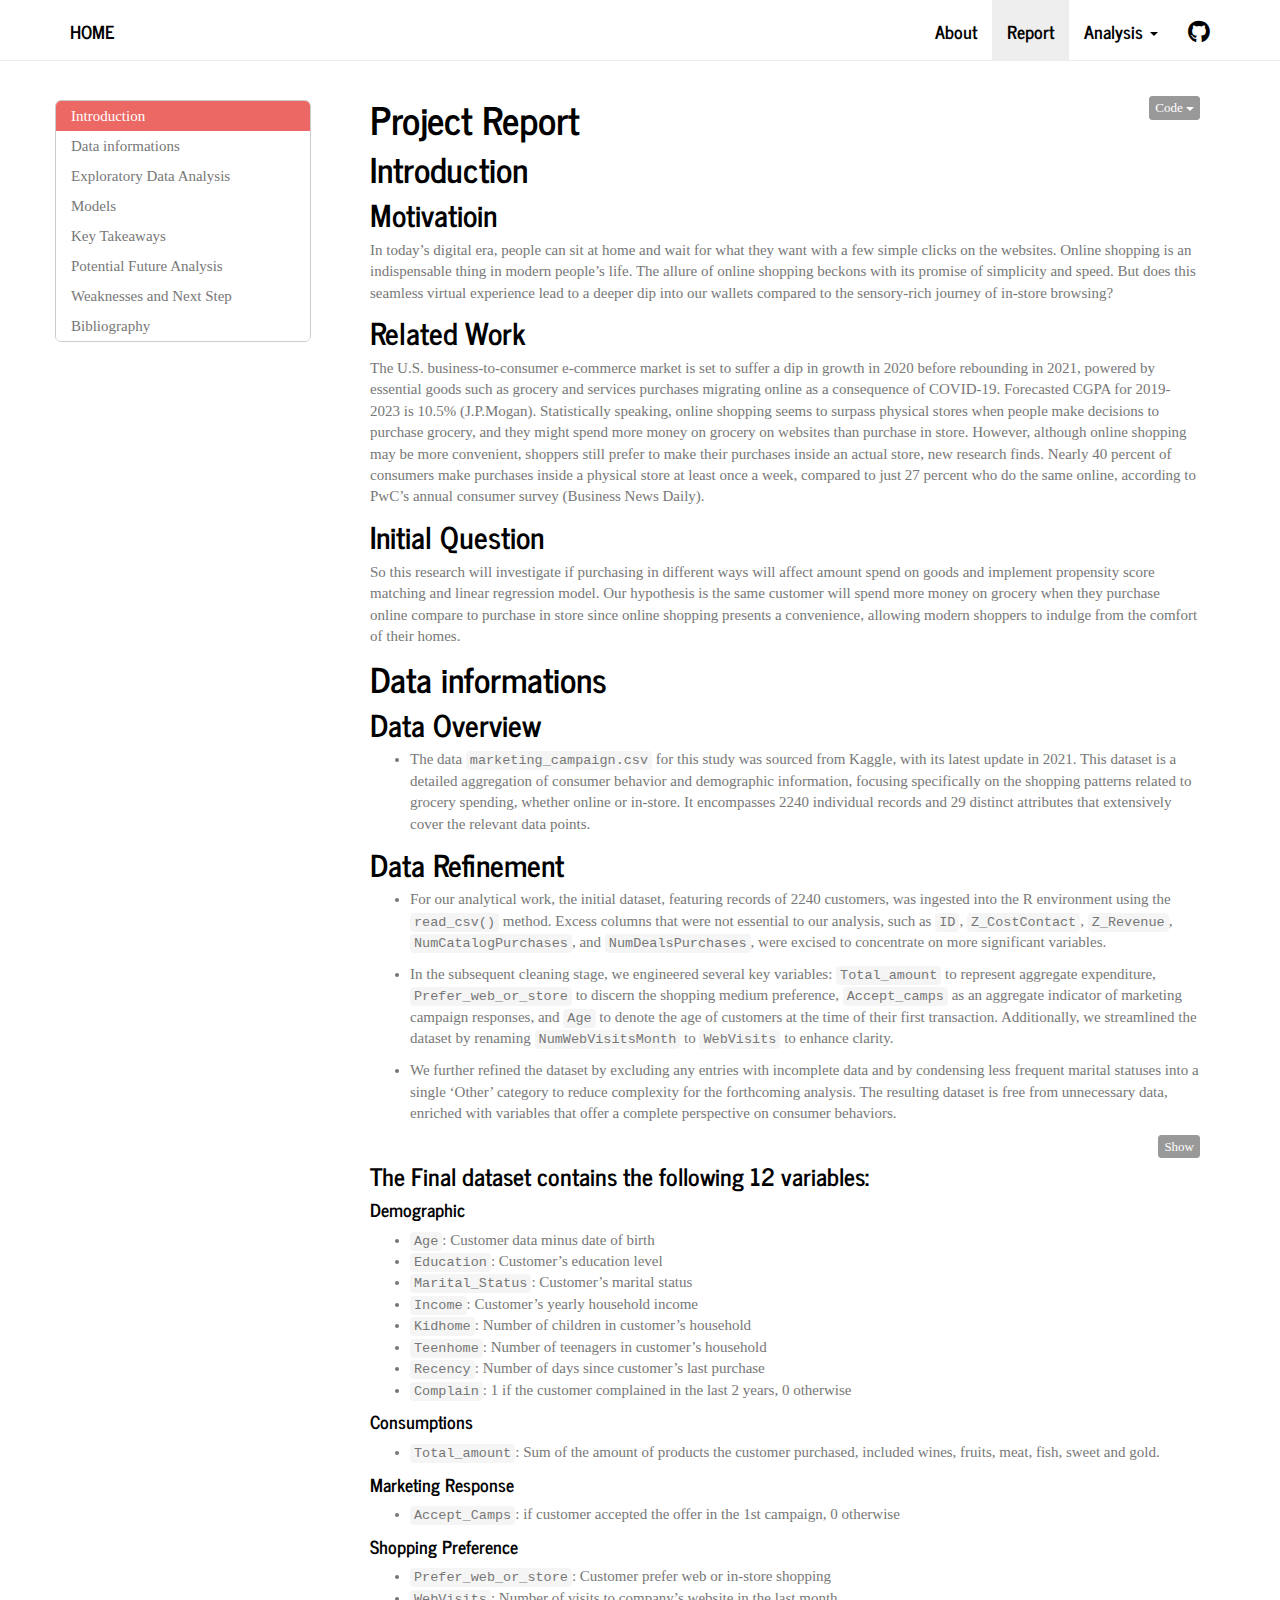
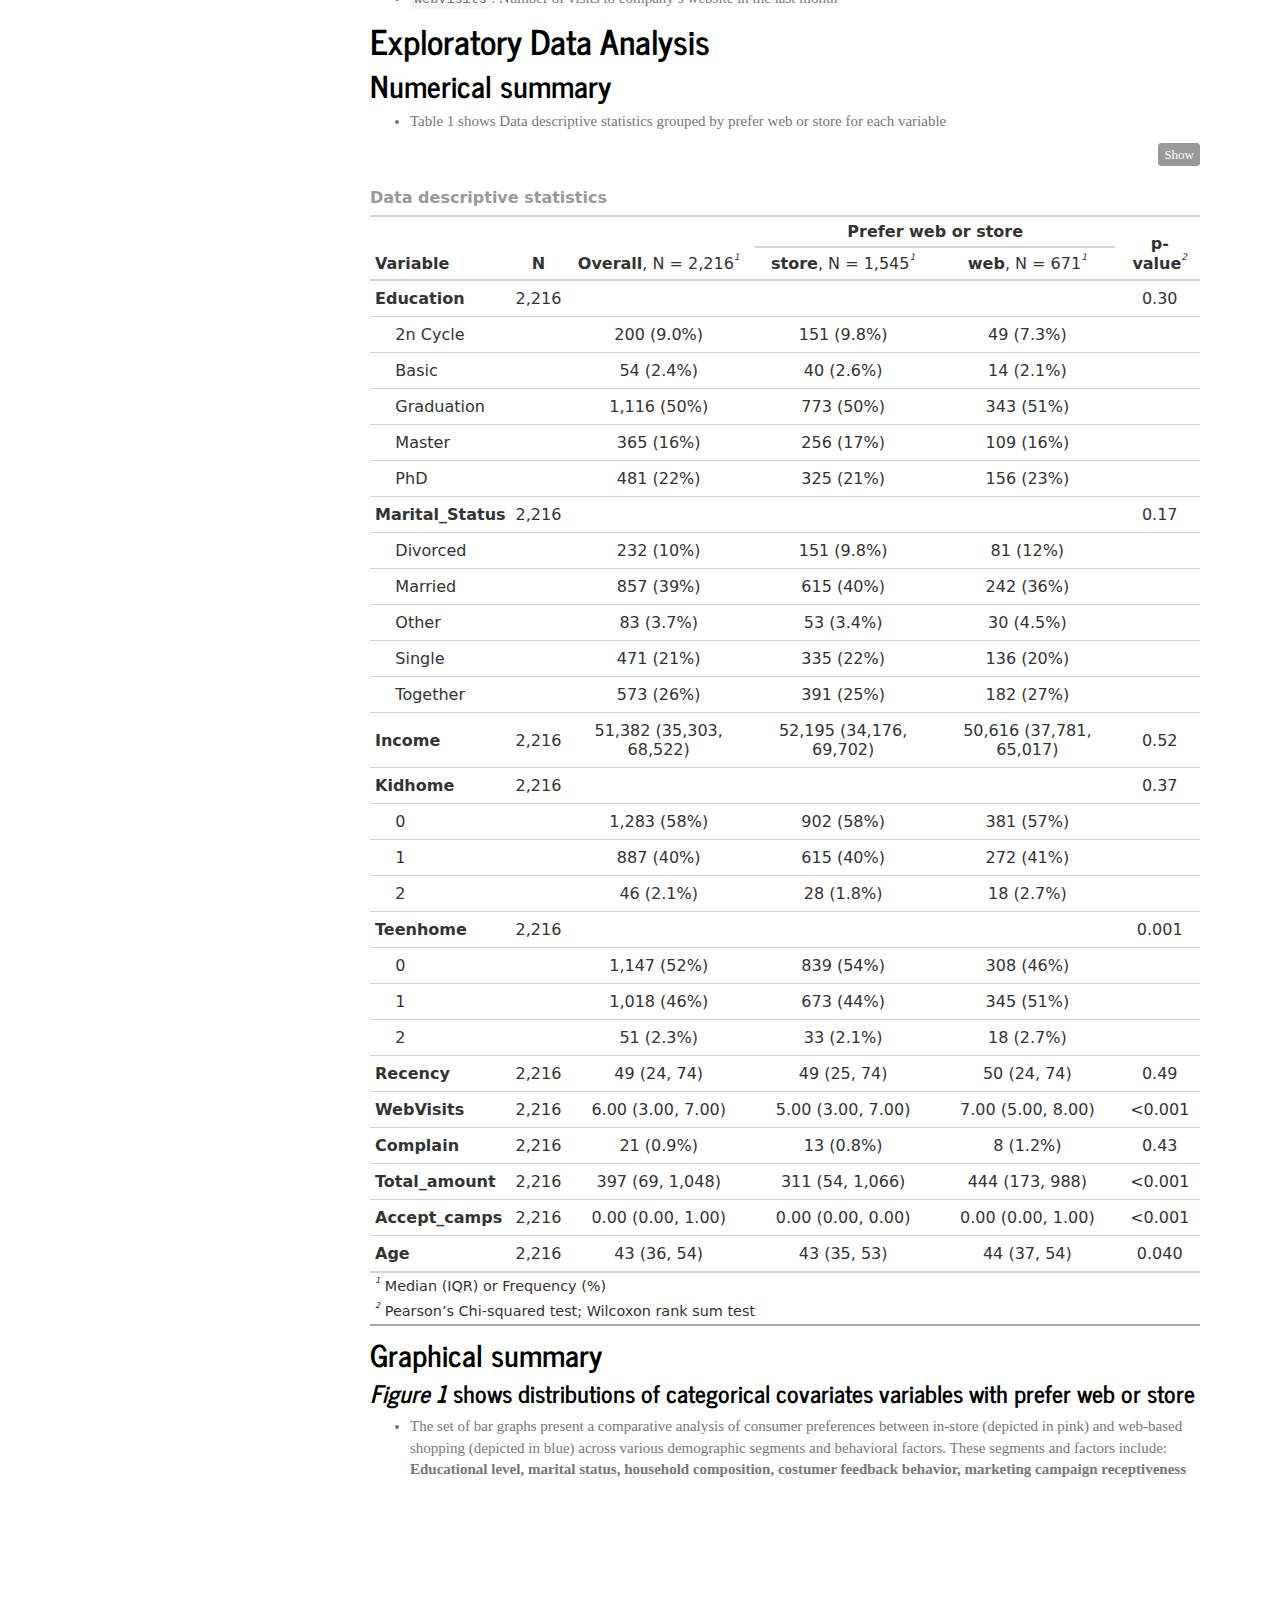
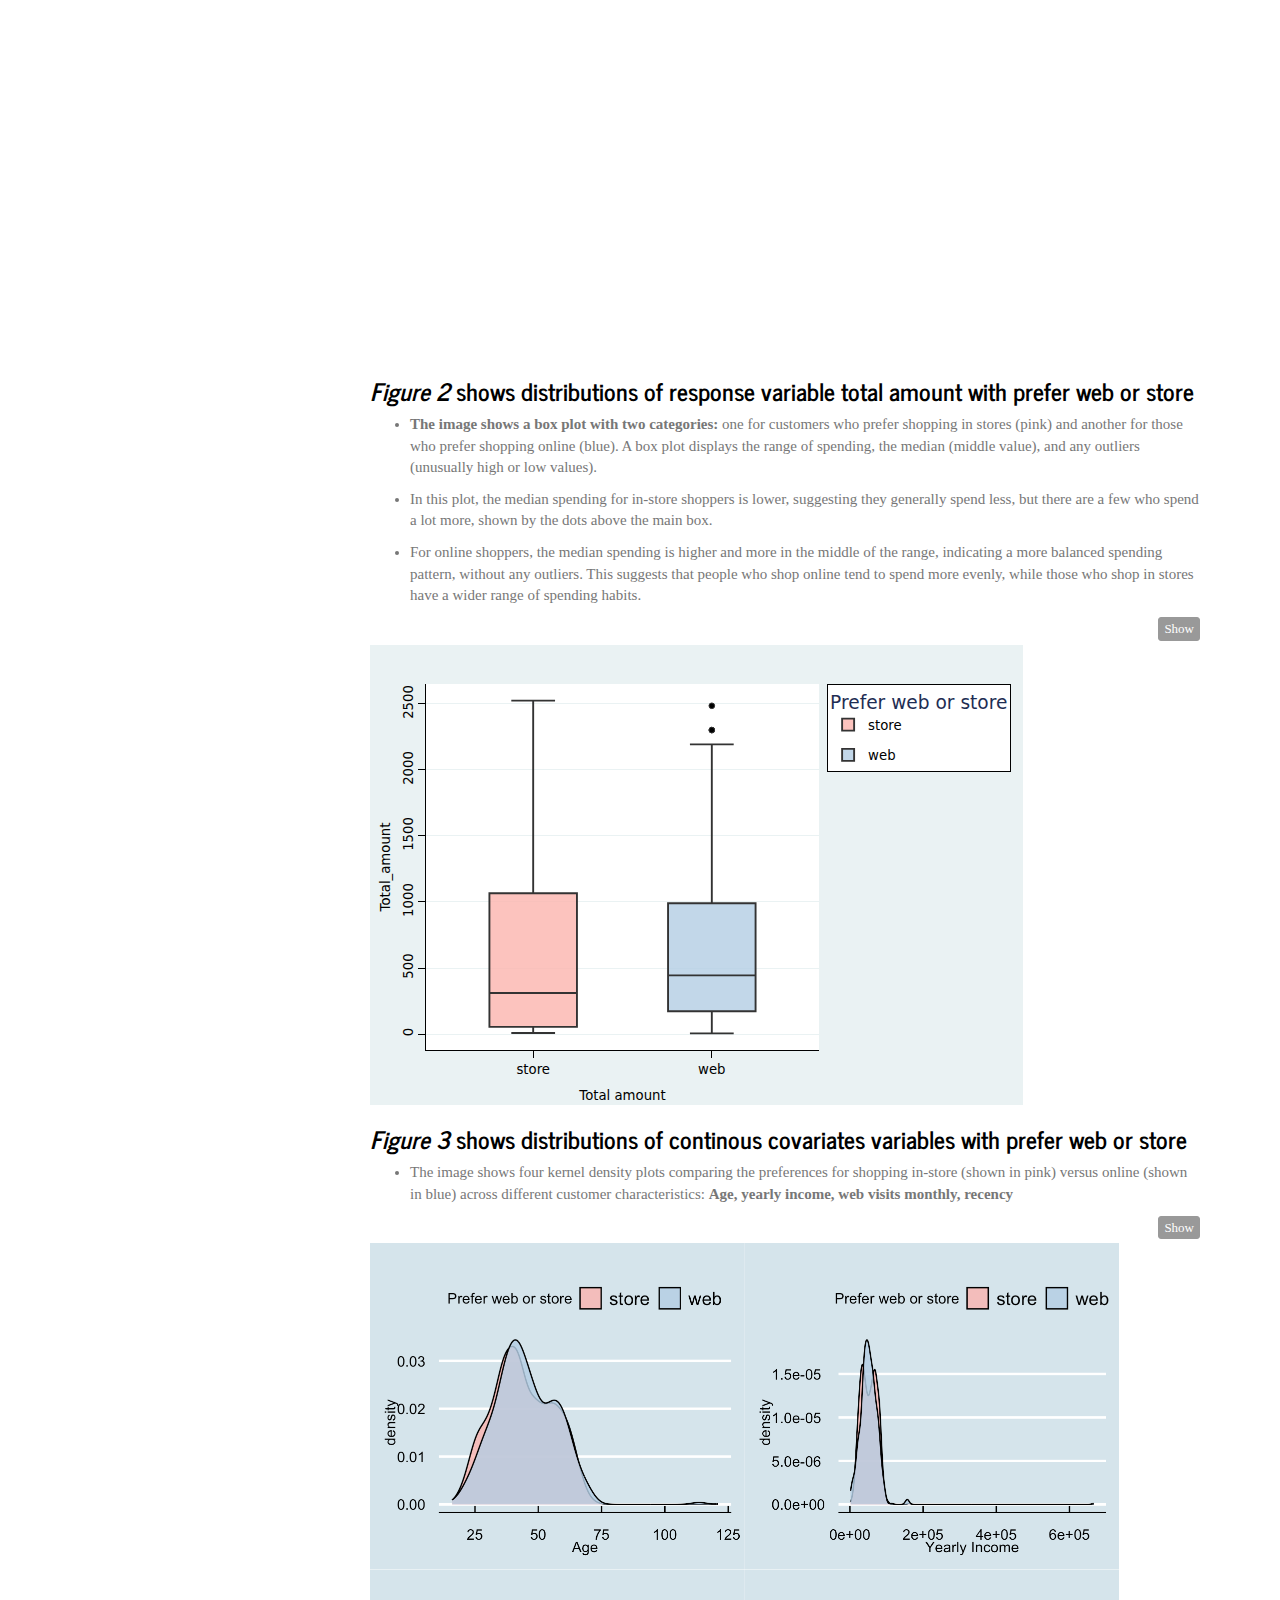
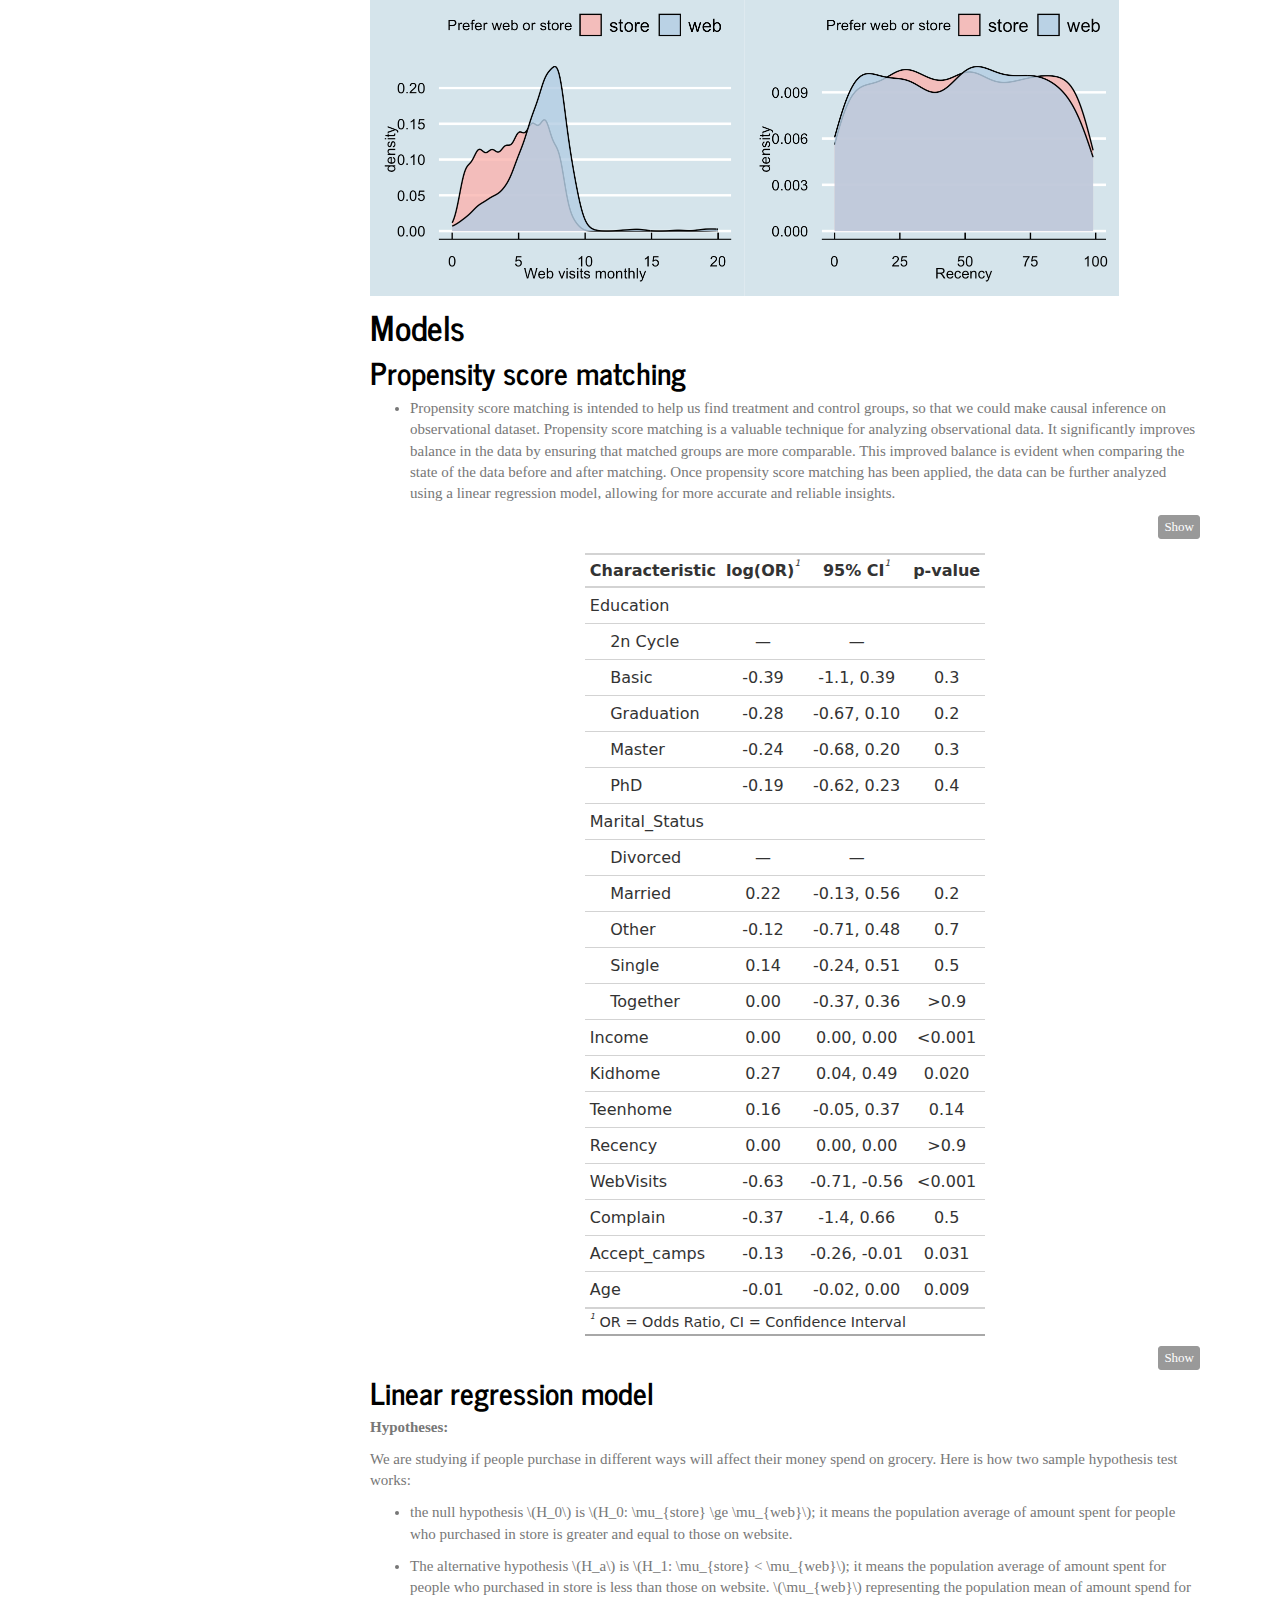
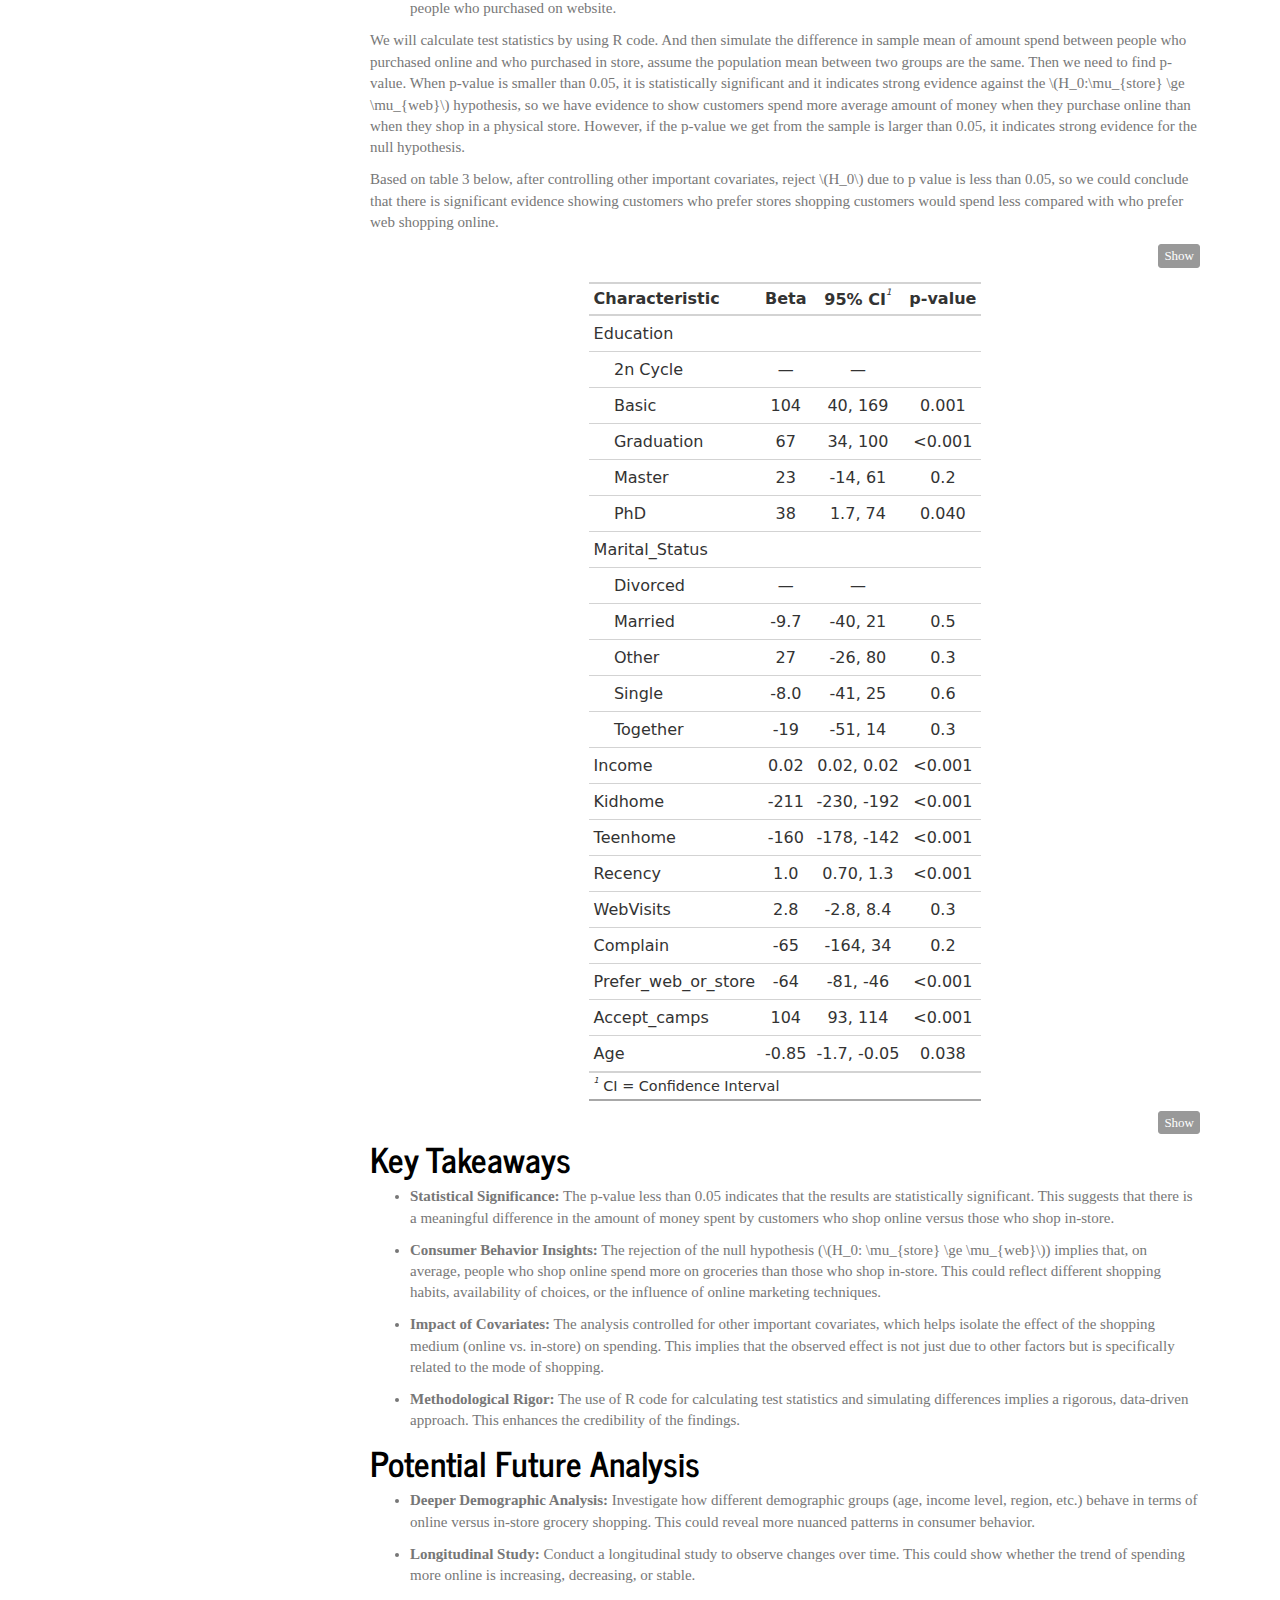
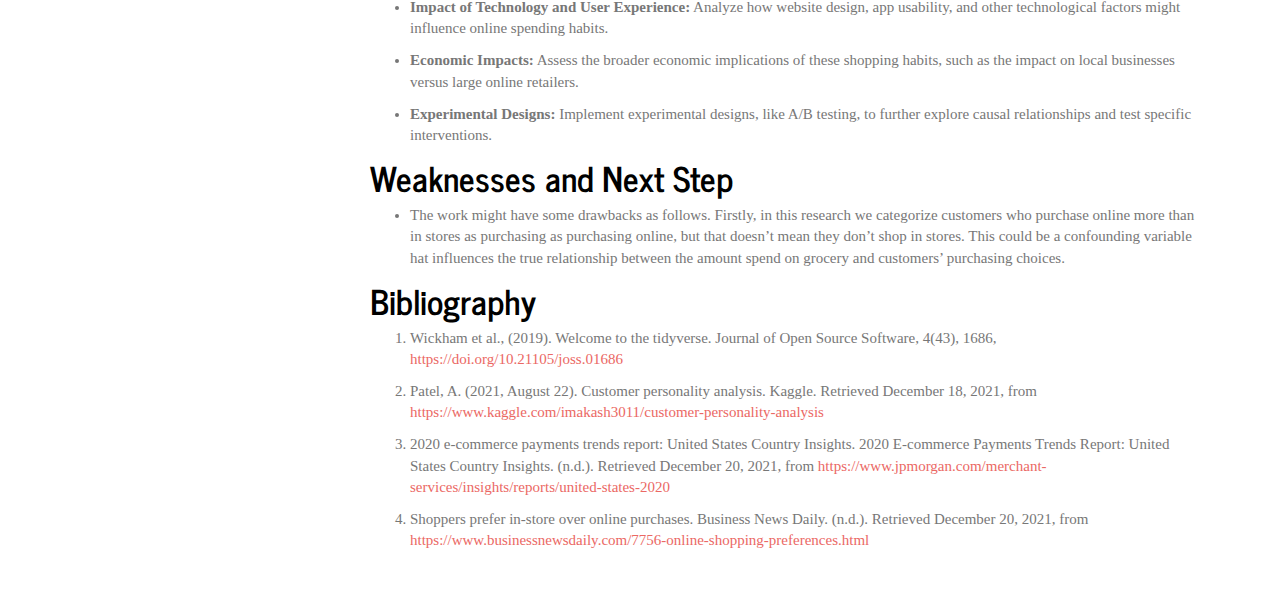
<file: report.html>
<!DOCTYPE html>

<html>

<head>

<meta charset="utf-8" />
<meta name="generator" content="pandoc" />
<meta http-equiv="X-UA-Compatible" content="IE=EDGE" />




<title>Project Report</title>

<script src="site_libs/header-attrs-2.24/header-attrs.js"></script>
<script src="site_libs/jquery-3.6.0/jquery-3.6.0.min.js"></script>
<meta name="viewport" content="width=device-width, initial-scale=1" />
<link href="site_libs/bootstrap-3.3.5/css/journal.min.css" rel="stylesheet" />
<script src="site_libs/bootstrap-3.3.5/js/bootstrap.min.js"></script>
<script src="site_libs/bootstrap-3.3.5/shim/html5shiv.min.js"></script>
<script src="site_libs/bootstrap-3.3.5/shim/respond.min.js"></script>
<style>h1 {font-size: 34px;}
       h1.title {font-size: 38px;}
       h2 {font-size: 30px;}
       h3 {font-size: 24px;}
       h4 {font-size: 18px;}
       h5 {font-size: 16px;}
       h6 {font-size: 12px;}
       code {color: inherit; background-color: rgba(0, 0, 0, 0.04);}
       pre:not([class]) { background-color: white }</style>
<script src="site_libs/jqueryui-1.13.2/jquery-ui.min.js"></script>
<link href="site_libs/tocify-1.9.1/jquery.tocify.css" rel="stylesheet" />
<script src="site_libs/tocify-1.9.1/jquery.tocify.js"></script>
<script src="site_libs/navigation-1.1/tabsets.js"></script>
<script src="site_libs/navigation-1.1/codefolding.js"></script>
<link href="site_libs/highlightjs-9.12.0/default.css" rel="stylesheet" />
<script src="site_libs/highlightjs-9.12.0/highlight.js"></script>
<script src="site_libs/htmlwidgets-1.6.2/htmlwidgets.js"></script>
<script src="site_libs/plotly-binding-4.10.3/plotly.js"></script>
<script src="site_libs/typedarray-0.1/typedarray.min.js"></script>
<link href="site_libs/crosstalk-1.2.0/css/crosstalk.min.css" rel="stylesheet" />
<script src="site_libs/crosstalk-1.2.0/js/crosstalk.min.js"></script>
<link href="site_libs/plotly-htmlwidgets-css-2.11.1/plotly-htmlwidgets.css" rel="stylesheet" />
<script src="site_libs/plotly-main-2.11.1/plotly-latest.min.js"></script>
<link href="site_libs/font-awesome-6.4.2/css/all.min.css" rel="stylesheet" />
<link href="site_libs/font-awesome-6.4.2/css/v4-shims.min.css" rel="stylesheet" />

<style type="text/css">
  code{white-space: pre-wrap;}
  span.smallcaps{font-variant: small-caps;}
  span.underline{text-decoration: underline;}
  div.column{display: inline-block; vertical-align: top; width: 50%;}
  div.hanging-indent{margin-left: 1.5em; text-indent: -1.5em;}
  ul.task-list{list-style: none;}
    </style>

<style type="text/css">code{white-space: pre;}</style>
<script type="text/javascript">
if (window.hljs) {
  hljs.configure({languages: []});
  hljs.initHighlightingOnLoad();
  if (document.readyState && document.readyState === "complete") {
    window.setTimeout(function() { hljs.initHighlighting(); }, 0);
  }
}
</script>









<style type = "text/css">
.main-container {
  max-width: 940px;
  margin-left: auto;
  margin-right: auto;
}
img {
  max-width:100%;
}
.tabbed-pane {
  padding-top: 12px;
}
.html-widget {
  margin-bottom: 20px;
}
button.code-folding-btn:focus {
  outline: none;
}
summary {
  display: list-item;
}
details > summary > p:only-child {
  display: inline;
}
pre code {
  padding: 0;
}
</style>


<style type="text/css">
.dropdown-submenu {
  position: relative;
}
.dropdown-submenu>.dropdown-menu {
  top: 0;
  left: 100%;
  margin-top: -6px;
  margin-left: -1px;
  border-radius: 0 6px 6px 6px;
}
.dropdown-submenu:hover>.dropdown-menu {
  display: block;
}
.dropdown-submenu>a:after {
  display: block;
  content: " ";
  float: right;
  width: 0;
  height: 0;
  border-color: transparent;
  border-style: solid;
  border-width: 5px 0 5px 5px;
  border-left-color: #cccccc;
  margin-top: 5px;
  margin-right: -10px;
}
.dropdown-submenu:hover>a:after {
  border-left-color: #adb5bd;
}
.dropdown-submenu.pull-left {
  float: none;
}
.dropdown-submenu.pull-left>.dropdown-menu {
  left: -100%;
  margin-left: 10px;
  border-radius: 6px 0 6px 6px;
}
</style>

<script type="text/javascript">
// manage active state of menu based on current page
$(document).ready(function () {
  // active menu anchor
  href = window.location.pathname
  href = href.substr(href.lastIndexOf('/') + 1)
  if (href === "")
    href = "index.html";
  var menuAnchor = $('a[href="' + href + '"]');

  // mark the anchor link active (and if it's in a dropdown, also mark that active)
  var dropdown = menuAnchor.closest('li.dropdown');
  if (window.bootstrap) { // Bootstrap 4+
    menuAnchor.addClass('active');
    dropdown.find('> .dropdown-toggle').addClass('active');
  } else { // Bootstrap 3
    menuAnchor.parent().addClass('active');
    dropdown.addClass('active');
  }

  // Navbar adjustments
  var navHeight = $(".navbar").first().height() + 15;
  var style = document.createElement('style');
  var pt = "padding-top: " + navHeight + "px; ";
  var mt = "margin-top: -" + navHeight + "px; ";
  var css = "";
  // offset scroll position for anchor links (for fixed navbar)
  for (var i = 1; i <= 6; i++) {
    css += ".section h" + i + "{ " + pt + mt + "}\n";
  }
  style.innerHTML = "body {" + pt + "padding-bottom: 40px; }\n" + css;
  document.head.appendChild(style);
});
</script>

<!-- tabsets -->

<style type="text/css">
.tabset-dropdown > .nav-tabs {
  display: inline-table;
  max-height: 500px;
  min-height: 44px;
  overflow-y: auto;
  border: 1px solid #ddd;
  border-radius: 4px;
}

.tabset-dropdown > .nav-tabs > li.active:before, .tabset-dropdown > .nav-tabs.nav-tabs-open:before {
  content: "\e259";
  font-family: 'Glyphicons Halflings';
  display: inline-block;
  padding: 10px;
  border-right: 1px solid #ddd;
}

.tabset-dropdown > .nav-tabs.nav-tabs-open > li.active:before {
  content: "\e258";
  font-family: 'Glyphicons Halflings';
  border: none;
}

.tabset-dropdown > .nav-tabs > li.active {
  display: block;
}

.tabset-dropdown > .nav-tabs > li > a,
.tabset-dropdown > .nav-tabs > li > a:focus,
.tabset-dropdown > .nav-tabs > li > a:hover {
  border: none;
  display: inline-block;
  border-radius: 4px;
  background-color: transparent;
}

.tabset-dropdown > .nav-tabs.nav-tabs-open > li {
  display: block;
  float: none;
}

.tabset-dropdown > .nav-tabs > li {
  display: none;
}
</style>

<!-- code folding -->
<style type="text/css">
.code-folding-btn { margin-bottom: 4px; }
</style>



<style type="text/css">

#TOC {
  margin: 25px 0px 20px 0px;
}
@media (max-width: 768px) {
#TOC {
  position: relative;
  width: 100%;
}
}

@media print {
.toc-content {
  /* see https://github.com/w3c/csswg-drafts/issues/4434 */
  float: right;
}
}

.toc-content {
  padding-left: 30px;
  padding-right: 40px;
}

div.main-container {
  max-width: 1200px;
}

div.tocify {
  width: 20%;
  max-width: 260px;
  max-height: 85%;
}

@media (min-width: 768px) and (max-width: 991px) {
  div.tocify {
    width: 25%;
  }
}

@media (max-width: 767px) {
  div.tocify {
    width: 100%;
    max-width: none;
  }
}

.tocify ul, .tocify li {
  line-height: 20px;
}

.tocify-subheader .tocify-item {
  font-size: 0.90em;
}

.tocify .list-group-item {
  border-radius: 0px;
}


</style>



</head>

<body>


<div class="container-fluid main-container">


<!-- setup 3col/9col grid for toc_float and main content  -->
<div class="row">
<div class="col-xs-12 col-sm-4 col-md-3">
<div id="TOC" class="tocify">
</div>
</div>

<div class="toc-content col-xs-12 col-sm-8 col-md-9">




<div class="navbar navbar-default  navbar-fixed-top" role="navigation">
  <div class="container">
    <div class="navbar-header">
      <button type="button" class="navbar-toggle collapsed" data-toggle="collapse" data-bs-toggle="collapse" data-target="#navbar" data-bs-target="#navbar">
        <span class="icon-bar"></span>
        <span class="icon-bar"></span>
        <span class="icon-bar"></span>
      </button>
      <a class="navbar-brand" href="index.html">Home</a>
    </div>
    <div id="navbar" class="navbar-collapse collapse">
      <ul class="nav navbar-nav">
        
      </ul>
      <ul class="nav navbar-nav navbar-right">
        <li>
  <a href="About.html">About</a>
</li>
<li>
  <a href="report.html">Report</a>
</li>
<li class="dropdown">
  <a href="#" class="dropdown-toggle" data-toggle="dropdown" role="button" data-bs-toggle="dropdown" aria-expanded="false">
    Analysis
     
    <span class="caret"></span>
  </a>
  <ul class="dropdown-menu" role="menu">
    <li>
      <a href="data.html">Data Description</a>
    </li>
    <li>
      <a href="EDA.html">EDA</a>
    </li>
    <li>
      <a href="regression.html">Regression</a>
    </li>
    <li>
      <a href="results.html">Results</a>
    </li>
  </ul>
</li>
<li>
  <a href="https://github.com/marketingllyz/marketingllyz.github.io">
    <span class="fa fa-github fa-lg"></span>
     
  </a>
</li>
      </ul>
    </div><!--/.nav-collapse -->
  </div><!--/.container -->
</div><!--/.navbar -->

<div id="header">

<div class="btn-group pull-right float-right">
<button type="button" class="btn btn-default btn-xs btn-secondary btn-sm dropdown-toggle" data-toggle="dropdown" data-bs-toggle="dropdown" aria-haspopup="true" aria-expanded="false"><span>Code</span> <span class="caret"></span></button>
<ul class="dropdown-menu dropdown-menu-right" style="min-width: 50px;">
<li><a id="rmd-show-all-code" href="#">Show All Code</a></li>
<li><a id="rmd-hide-all-code" href="#">Hide All Code</a></li>
</ul>
</div>



<h1 class="title toc-ignore">Project Report</h1>

</div>


<div id="introduction" class="section level1">
<h1>Introduction</h1>
<div id="motivatioin" class="section level2">
<h2>Motivatioin</h2>
<p>In today’s digital era, people can sit at home and wait for what they
want with a few simple clicks on the websites. Online shopping is an
indispensable thing in modern people’s life. The allure of online
shopping beckons with its promise of simplicity and speed. But does this
seamless virtual experience lead to a deeper dip into our wallets
compared to the sensory-rich journey of in-store browsing?</p>
</div>
<div id="related-work" class="section level2">
<h2>Related Work</h2>
<p>The U.S. business-to-consumer e-commerce market is set to suffer a
dip in growth in 2020 before rebounding in 2021, powered by essential
goods such as grocery and services purchases migrating online as a
consequence of COVID-19. Forecasted CGPA for 2019-2023 is 10.5%
(J.P.Mogan). Statistically speaking, online shopping seems to surpass
physical stores when people make decisions to purchase grocery, and they
might spend more money on grocery on websites than purchase in store.
However, although online shopping may be more convenient, shoppers still
prefer to make their purchases inside an actual store, new research
finds. Nearly 40 percent of consumers make purchases inside a physical
store at least once a week, compared to just 27 percent who do the same
online, according to PwC’s annual consumer survey (Business News
Daily).</p>
</div>
<div id="initial-question" class="section level2">
<h2>Initial Question</h2>
<p>So this research will investigate if purchasing in different ways
will affect amount spend on goods and implement propensity score
matching and linear regression model. Our hypothesis is the same
customer will spend more money on grocery when they purchase online
compare to purchase in store since online shopping presents a
convenience, allowing modern shoppers to indulge from the comfort of
their homes.</p>
</div>
</div>
<div id="data-informations" class="section level1">
<h1>Data informations</h1>
<div id="data-overview" class="section level2">
<h2>Data Overview</h2>
<ul>
<li>The data <code>marketing_campaign.csv</code> for this study was
sourced from Kaggle, with its latest update in 2021. This dataset is a
detailed aggregation of consumer behavior and demographic information,
focusing specifically on the shopping patterns related to grocery
spending, whether online or in-store. It encompasses 2240 individual
records and 29 distinct attributes that extensively cover the relevant
data points.</li>
</ul>
</div>
<div id="data-refinement" class="section level2">
<h2>Data Refinement</h2>
<ul>
<li><p>For our analytical work, the initial dataset, featuring records
of 2240 customers, was ingested into the R environment using the
<code>read_csv()</code> method. Excess columns that were not essential
to our analysis, such as <code>ID</code>, <code>Z_CostContact</code>,
<code>Z_Revenue</code>, <code>NumCatalogPurchases</code>, and
<code>NumDealsPurchases</code>, were excised to concentrate on more
significant variables.</p></li>
<li><p>In the subsequent cleaning stage, we engineered several key
variables: <code>Total_amount</code> to represent aggregate expenditure,
<code>Prefer_web_or_store</code> to discern the shopping medium
preference, <code>Accept_camps</code> as an aggregate indicator of
marketing campaign responses, and <code>Age</code> to denote the age of
customers at the time of their first transaction. Additionally, we
streamlined the dataset by renaming <code>NumWebVisitsMonth</code> to
<code>WebVisits</code> to enhance clarity.</p></li>
<li><p>We further refined the dataset by excluding any entries with
incomplete data and by condensing less frequent marital statuses into a
single ‘Other’ category to reduce complexity for the forthcoming
analysis. The resulting dataset is free from unnecessary data, enriched
with variables that offer a complete perspective on consumer
behaviors.</p></li>
</ul>
<pre class="r"><code># Load libraries
library(readr)
library(tidyverse)

# Read in data
data = read_csv(&quot;marketing_campaign.csv&quot;)

# Data manipulation
data = data %&gt;%
  dplyr::select(-ID, -Z_CostContact, -Z_Revenue, -NumCatalogPurchases, -NumDealsPurchases) %&gt;%
  mutate(
    Total_amount = MntWines + MntFruits + MntMeatProducts + MntFishProducts + MntSweetProducts + MntGoldProds,
    Prefer_web_or_store = ifelse(NumStorePurchases &gt; NumWebPurchases, &quot;store&quot;, &quot;web&quot;),
    Accept_camps = AcceptedCmp1 + AcceptedCmp2 + AcceptedCmp3 + AcceptedCmp4 + AcceptedCmp5 + Response,
    Age = as.numeric(substr(Dt_Customer, 7, 10)) - Year_Birth
  ) %&gt;%
  rename(WebVisits = NumWebVisitsMonth) %&gt;%
  dplyr::select(-MntWines, -MntFruits, -MntMeatProducts, -MntFishProducts, -MntSweetProducts, -MntGoldProds,-AcceptedCmp1, -AcceptedCmp2, -AcceptedCmp3, -AcceptedCmp4, -AcceptedCmp5, -Response, -Year_Birth, -Dt_Customer, -NumWebPurchases, -NumStorePurchases) %&gt;%
  drop_na()

# Adjust Marital Status
data$Marital_Status[data$Marital_Status %in% c(&quot;Absurd&quot;, &quot;Alone&quot;, &quot;YOLO&quot;, &quot;Widow&quot;)] = &quot;Other&quot;</code></pre>
<div id="the-final-dataset-contains-the-following-12-variables"
class="section level3">
<h3>The Final dataset contains the following 12 variables:</h3>
<div id="demographic" class="section level4">
<h4>Demographic</h4>
<ul>
<li><code>Age</code>: Customer data minus date of birth</li>
<li><code>Education</code>: Customer’s education level</li>
<li><code>Marital_Status</code>: Customer’s marital status</li>
<li><code>Income</code>: Customer’s yearly household income</li>
<li><code>Kidhome</code>: Number of children in customer’s
household</li>
<li><code>Teenhome</code>: Number of teenagers in customer’s
household</li>
<li><code>Recency</code>: Number of days since customer’s last
purchase</li>
<li><code>Complain</code>: 1 if the customer complained in the last 2
years, 0 otherwise</li>
</ul>
</div>
<div id="consumptions" class="section level4">
<h4>Consumptions</h4>
<ul>
<li><code>Total_amount</code>: Sum of the amount of products the
customer purchased, included wines, fruits, meat, fish, sweet and
gold.</li>
</ul>
</div>
<div id="marketing-response" class="section level4">
<h4>Marketing Response</h4>
<ul>
<li><code>Accept_Camps</code>: if customer accepted the offer in the 1st
campaign, 0 otherwise</li>
</ul>
</div>
<div id="shopping-preference" class="section level4">
<h4>Shopping Preference</h4>
<ul>
<li><code>Prefer_web_or_store</code>: Customer prefer web or in-store
shopping</li>
<li><code>WebVisits</code>: Number of visits to company’s website in the
last month</li>
</ul>
</div>
</div>
</div>
</div>
<div id="exploratory-data-analysis" class="section level1">
<h1>Exploratory Data Analysis</h1>
<div id="numerical-summary" class="section level2">
<h2>Numerical summary</h2>
<ul>
<li>Table 1 shows Data descriptive statistics grouped by prefer web or
store for each variable</li>
</ul>
<div style="page-break-after: always;"></div>
<pre class="r"><code>library(gtsummary)
library(ggthemes)
data  %&gt;%
  tbl_summary(by = Prefer_web_or_store, type = list(Accept_camps ~ &quot;continuous&quot;)) %&gt;%
  add_p(pvalue_fun = ~ style_pvalue(.x, digits = 2)) %&gt;%
  add_overall() %&gt;%
  add_n() %&gt;%
  modify_header(label ~ &quot;**Variable**&quot;) %&gt;%
  modify_spanning_header(c(&quot;stat_1&quot;, &quot;stat_2&quot;) ~ &quot;**Prefer web or store**&quot;) %&gt;%
  modify_footnote(
    all_stat_cols() ~ &quot;Median (IQR) or Frequency (%)&quot;
  ) %&gt;%
  modify_caption(&quot;**Data descriptive statistics**&quot;) %&gt;%
  bold_labels()</code></pre>
<div id="kdqqxlcvol" style="padding-left:0px;padding-right:0px;padding-top:10px;padding-bottom:10px;overflow-x:auto;overflow-y:auto;width:auto;height:auto;">
<style>#kdqqxlcvol table {
  font-family: system-ui, 'Segoe UI', Roboto, Helvetica, Arial, sans-serif, 'Apple Color Emoji', 'Segoe UI Emoji', 'Segoe UI Symbol', 'Noto Color Emoji';
  -webkit-font-smoothing: antialiased;
  -moz-osx-font-smoothing: grayscale;
}

#kdqqxlcvol thead, #kdqqxlcvol tbody, #kdqqxlcvol tfoot, #kdqqxlcvol tr, #kdqqxlcvol td, #kdqqxlcvol th {
  border-style: none;
}

#kdqqxlcvol p {
  margin: 0;
  padding: 0;
}

#kdqqxlcvol .gt_table {
  display: table;
  border-collapse: collapse;
  line-height: normal;
  margin-left: auto;
  margin-right: auto;
  color: #333333;
  font-size: 16px;
  font-weight: normal;
  font-style: normal;
  background-color: #FFFFFF;
  width: auto;
  border-top-style: solid;
  border-top-width: 2px;
  border-top-color: #A8A8A8;
  border-right-style: none;
  border-right-width: 2px;
  border-right-color: #D3D3D3;
  border-bottom-style: solid;
  border-bottom-width: 2px;
  border-bottom-color: #A8A8A8;
  border-left-style: none;
  border-left-width: 2px;
  border-left-color: #D3D3D3;
}

#kdqqxlcvol .gt_caption {
  padding-top: 4px;
  padding-bottom: 4px;
}

#kdqqxlcvol .gt_title {
  color: #333333;
  font-size: 125%;
  font-weight: initial;
  padding-top: 4px;
  padding-bottom: 4px;
  padding-left: 5px;
  padding-right: 5px;
  border-bottom-color: #FFFFFF;
  border-bottom-width: 0;
}

#kdqqxlcvol .gt_subtitle {
  color: #333333;
  font-size: 85%;
  font-weight: initial;
  padding-top: 3px;
  padding-bottom: 5px;
  padding-left: 5px;
  padding-right: 5px;
  border-top-color: #FFFFFF;
  border-top-width: 0;
}

#kdqqxlcvol .gt_heading {
  background-color: #FFFFFF;
  text-align: center;
  border-bottom-color: #FFFFFF;
  border-left-style: none;
  border-left-width: 1px;
  border-left-color: #D3D3D3;
  border-right-style: none;
  border-right-width: 1px;
  border-right-color: #D3D3D3;
}

#kdqqxlcvol .gt_bottom_border {
  border-bottom-style: solid;
  border-bottom-width: 2px;
  border-bottom-color: #D3D3D3;
}

#kdqqxlcvol .gt_col_headings {
  border-top-style: solid;
  border-top-width: 2px;
  border-top-color: #D3D3D3;
  border-bottom-style: solid;
  border-bottom-width: 2px;
  border-bottom-color: #D3D3D3;
  border-left-style: none;
  border-left-width: 1px;
  border-left-color: #D3D3D3;
  border-right-style: none;
  border-right-width: 1px;
  border-right-color: #D3D3D3;
}

#kdqqxlcvol .gt_col_heading {
  color: #333333;
  background-color: #FFFFFF;
  font-size: 100%;
  font-weight: normal;
  text-transform: inherit;
  border-left-style: none;
  border-left-width: 1px;
  border-left-color: #D3D3D3;
  border-right-style: none;
  border-right-width: 1px;
  border-right-color: #D3D3D3;
  vertical-align: bottom;
  padding-top: 5px;
  padding-bottom: 6px;
  padding-left: 5px;
  padding-right: 5px;
  overflow-x: hidden;
}

#kdqqxlcvol .gt_column_spanner_outer {
  color: #333333;
  background-color: #FFFFFF;
  font-size: 100%;
  font-weight: normal;
  text-transform: inherit;
  padding-top: 0;
  padding-bottom: 0;
  padding-left: 4px;
  padding-right: 4px;
}

#kdqqxlcvol .gt_column_spanner_outer:first-child {
  padding-left: 0;
}

#kdqqxlcvol .gt_column_spanner_outer:last-child {
  padding-right: 0;
}

#kdqqxlcvol .gt_column_spanner {
  border-bottom-style: solid;
  border-bottom-width: 2px;
  border-bottom-color: #D3D3D3;
  vertical-align: bottom;
  padding-top: 5px;
  padding-bottom: 5px;
  overflow-x: hidden;
  display: inline-block;
  width: 100%;
}

#kdqqxlcvol .gt_spanner_row {
  border-bottom-style: hidden;
}

#kdqqxlcvol .gt_group_heading {
  padding-top: 8px;
  padding-bottom: 8px;
  padding-left: 5px;
  padding-right: 5px;
  color: #333333;
  background-color: #FFFFFF;
  font-size: 100%;
  font-weight: initial;
  text-transform: inherit;
  border-top-style: solid;
  border-top-width: 2px;
  border-top-color: #D3D3D3;
  border-bottom-style: solid;
  border-bottom-width: 2px;
  border-bottom-color: #D3D3D3;
  border-left-style: none;
  border-left-width: 1px;
  border-left-color: #D3D3D3;
  border-right-style: none;
  border-right-width: 1px;
  border-right-color: #D3D3D3;
  vertical-align: middle;
  text-align: left;
}

#kdqqxlcvol .gt_empty_group_heading {
  padding: 0.5px;
  color: #333333;
  background-color: #FFFFFF;
  font-size: 100%;
  font-weight: initial;
  border-top-style: solid;
  border-top-width: 2px;
  border-top-color: #D3D3D3;
  border-bottom-style: solid;
  border-bottom-width: 2px;
  border-bottom-color: #D3D3D3;
  vertical-align: middle;
}

#kdqqxlcvol .gt_from_md > :first-child {
  margin-top: 0;
}

#kdqqxlcvol .gt_from_md > :last-child {
  margin-bottom: 0;
}

#kdqqxlcvol .gt_row {
  padding-top: 8px;
  padding-bottom: 8px;
  padding-left: 5px;
  padding-right: 5px;
  margin: 10px;
  border-top-style: solid;
  border-top-width: 1px;
  border-top-color: #D3D3D3;
  border-left-style: none;
  border-left-width: 1px;
  border-left-color: #D3D3D3;
  border-right-style: none;
  border-right-width: 1px;
  border-right-color: #D3D3D3;
  vertical-align: middle;
  overflow-x: hidden;
}

#kdqqxlcvol .gt_stub {
  color: #333333;
  background-color: #FFFFFF;
  font-size: 100%;
  font-weight: initial;
  text-transform: inherit;
  border-right-style: solid;
  border-right-width: 2px;
  border-right-color: #D3D3D3;
  padding-left: 5px;
  padding-right: 5px;
}

#kdqqxlcvol .gt_stub_row_group {
  color: #333333;
  background-color: #FFFFFF;
  font-size: 100%;
  font-weight: initial;
  text-transform: inherit;
  border-right-style: solid;
  border-right-width: 2px;
  border-right-color: #D3D3D3;
  padding-left: 5px;
  padding-right: 5px;
  vertical-align: top;
}

#kdqqxlcvol .gt_row_group_first td {
  border-top-width: 2px;
}

#kdqqxlcvol .gt_row_group_first th {
  border-top-width: 2px;
}

#kdqqxlcvol .gt_summary_row {
  color: #333333;
  background-color: #FFFFFF;
  text-transform: inherit;
  padding-top: 8px;
  padding-bottom: 8px;
  padding-left: 5px;
  padding-right: 5px;
}

#kdqqxlcvol .gt_first_summary_row {
  border-top-style: solid;
  border-top-color: #D3D3D3;
}

#kdqqxlcvol .gt_first_summary_row.thick {
  border-top-width: 2px;
}

#kdqqxlcvol .gt_last_summary_row {
  padding-top: 8px;
  padding-bottom: 8px;
  padding-left: 5px;
  padding-right: 5px;
  border-bottom-style: solid;
  border-bottom-width: 2px;
  border-bottom-color: #D3D3D3;
}

#kdqqxlcvol .gt_grand_summary_row {
  color: #333333;
  background-color: #FFFFFF;
  text-transform: inherit;
  padding-top: 8px;
  padding-bottom: 8px;
  padding-left: 5px;
  padding-right: 5px;
}

#kdqqxlcvol .gt_first_grand_summary_row {
  padding-top: 8px;
  padding-bottom: 8px;
  padding-left: 5px;
  padding-right: 5px;
  border-top-style: double;
  border-top-width: 6px;
  border-top-color: #D3D3D3;
}

#kdqqxlcvol .gt_last_grand_summary_row_top {
  padding-top: 8px;
  padding-bottom: 8px;
  padding-left: 5px;
  padding-right: 5px;
  border-bottom-style: double;
  border-bottom-width: 6px;
  border-bottom-color: #D3D3D3;
}

#kdqqxlcvol .gt_striped {
  background-color: rgba(128, 128, 128, 0.05);
}

#kdqqxlcvol .gt_table_body {
  border-top-style: solid;
  border-top-width: 2px;
  border-top-color: #D3D3D3;
  border-bottom-style: solid;
  border-bottom-width: 2px;
  border-bottom-color: #D3D3D3;
}

#kdqqxlcvol .gt_footnotes {
  color: #333333;
  background-color: #FFFFFF;
  border-bottom-style: none;
  border-bottom-width: 2px;
  border-bottom-color: #D3D3D3;
  border-left-style: none;
  border-left-width: 2px;
  border-left-color: #D3D3D3;
  border-right-style: none;
  border-right-width: 2px;
  border-right-color: #D3D3D3;
}

#kdqqxlcvol .gt_footnote {
  margin: 0px;
  font-size: 90%;
  padding-top: 4px;
  padding-bottom: 4px;
  padding-left: 5px;
  padding-right: 5px;
}

#kdqqxlcvol .gt_sourcenotes {
  color: #333333;
  background-color: #FFFFFF;
  border-bottom-style: none;
  border-bottom-width: 2px;
  border-bottom-color: #D3D3D3;
  border-left-style: none;
  border-left-width: 2px;
  border-left-color: #D3D3D3;
  border-right-style: none;
  border-right-width: 2px;
  border-right-color: #D3D3D3;
}

#kdqqxlcvol .gt_sourcenote {
  font-size: 90%;
  padding-top: 4px;
  padding-bottom: 4px;
  padding-left: 5px;
  padding-right: 5px;
}

#kdqqxlcvol .gt_left {
  text-align: left;
}

#kdqqxlcvol .gt_center {
  text-align: center;
}

#kdqqxlcvol .gt_right {
  text-align: right;
  font-variant-numeric: tabular-nums;
}

#kdqqxlcvol .gt_font_normal {
  font-weight: normal;
}

#kdqqxlcvol .gt_font_bold {
  font-weight: bold;
}

#kdqqxlcvol .gt_font_italic {
  font-style: italic;
}

#kdqqxlcvol .gt_super {
  font-size: 65%;
}

#kdqqxlcvol .gt_footnote_marks {
  font-size: 75%;
  vertical-align: 0.4em;
  position: initial;
}

#kdqqxlcvol .gt_asterisk {
  font-size: 100%;
  vertical-align: 0;
}

#kdqqxlcvol .gt_indent_1 {
  text-indent: 5px;
}

#kdqqxlcvol .gt_indent_2 {
  text-indent: 10px;
}

#kdqqxlcvol .gt_indent_3 {
  text-indent: 15px;
}

#kdqqxlcvol .gt_indent_4 {
  text-indent: 20px;
}

#kdqqxlcvol .gt_indent_5 {
  text-indent: 25px;
}
</style>
<table class="gt_table" data-quarto-disable-processing="false" data-quarto-bootstrap="false">
  <caption><strong>Data descriptive statistics</strong></caption>
  <thead>
    
    <tr class="gt_col_headings gt_spanner_row">
      <th class="gt_col_heading gt_columns_bottom_border gt_left" rowspan="2" colspan="1" scope="col" id="&lt;strong&gt;Variable&lt;/strong&gt;"><strong>Variable</strong></th>
      <th class="gt_col_heading gt_columns_bottom_border gt_center" rowspan="2" colspan="1" scope="col" id="&lt;strong&gt;N&lt;/strong&gt;"><strong>N</strong></th>
      <th class="gt_col_heading gt_columns_bottom_border gt_center" rowspan="2" colspan="1" scope="col" id="&lt;strong&gt;Overall&lt;/strong&gt;, N = 2,216&lt;span class=&quot;gt_footnote_marks&quot; style=&quot;white-space:nowrap;font-style:italic;font-weight:normal;&quot;&gt;&lt;sup&gt;1&lt;/sup&gt;&lt;/span&gt;"><strong>Overall</strong>, N = 2,216<span class="gt_footnote_marks" style="white-space:nowrap;font-style:italic;font-weight:normal;"><sup>1</sup></span></th>
      <th class="gt_center gt_columns_top_border gt_column_spanner_outer" rowspan="1" colspan="2" scope="colgroup" id="&lt;strong&gt;Prefer web or store&lt;/strong&gt;">
        <span class="gt_column_spanner"><strong>Prefer web or store</strong></span>
      </th>
      <th class="gt_col_heading gt_columns_bottom_border gt_center" rowspan="2" colspan="1" scope="col" id="&lt;strong&gt;p-value&lt;/strong&gt;&lt;span class=&quot;gt_footnote_marks&quot; style=&quot;white-space:nowrap;font-style:italic;font-weight:normal;&quot;&gt;&lt;sup&gt;2&lt;/sup&gt;&lt;/span&gt;"><strong>p-value</strong><span class="gt_footnote_marks" style="white-space:nowrap;font-style:italic;font-weight:normal;"><sup>2</sup></span></th>
    </tr>
    <tr class="gt_col_headings">
      <th class="gt_col_heading gt_columns_bottom_border gt_center" rowspan="1" colspan="1" scope="col" id="&lt;strong&gt;store&lt;/strong&gt;, N = 1,545&lt;span class=&quot;gt_footnote_marks&quot; style=&quot;white-space:nowrap;font-style:italic;font-weight:normal;&quot;&gt;&lt;sup&gt;1&lt;/sup&gt;&lt;/span&gt;"><strong>store</strong>, N = 1,545<span class="gt_footnote_marks" style="white-space:nowrap;font-style:italic;font-weight:normal;"><sup>1</sup></span></th>
      <th class="gt_col_heading gt_columns_bottom_border gt_center" rowspan="1" colspan="1" scope="col" id="&lt;strong&gt;web&lt;/strong&gt;, N = 671&lt;span class=&quot;gt_footnote_marks&quot; style=&quot;white-space:nowrap;font-style:italic;font-weight:normal;&quot;&gt;&lt;sup&gt;1&lt;/sup&gt;&lt;/span&gt;"><strong>web</strong>, N = 671<span class="gt_footnote_marks" style="white-space:nowrap;font-style:italic;font-weight:normal;"><sup>1</sup></span></th>
    </tr>
  </thead>
  <tbody class="gt_table_body">
    <tr><td headers="label" class="gt_row gt_left" style="font-weight: bold;">Education</td>
<td headers="n" class="gt_row gt_center">2,216</td>
<td headers="stat_0" class="gt_row gt_center"></td>
<td headers="stat_1" class="gt_row gt_center"></td>
<td headers="stat_2" class="gt_row gt_center"></td>
<td headers="p.value" class="gt_row gt_center">0.30</td></tr>
    <tr><td headers="label" class="gt_row gt_left">    2n Cycle</td>
<td headers="n" class="gt_row gt_center"></td>
<td headers="stat_0" class="gt_row gt_center">200 (9.0%)</td>
<td headers="stat_1" class="gt_row gt_center">151 (9.8%)</td>
<td headers="stat_2" class="gt_row gt_center">49 (7.3%)</td>
<td headers="p.value" class="gt_row gt_center"></td></tr>
    <tr><td headers="label" class="gt_row gt_left">    Basic</td>
<td headers="n" class="gt_row gt_center"></td>
<td headers="stat_0" class="gt_row gt_center">54 (2.4%)</td>
<td headers="stat_1" class="gt_row gt_center">40 (2.6%)</td>
<td headers="stat_2" class="gt_row gt_center">14 (2.1%)</td>
<td headers="p.value" class="gt_row gt_center"></td></tr>
    <tr><td headers="label" class="gt_row gt_left">    Graduation</td>
<td headers="n" class="gt_row gt_center"></td>
<td headers="stat_0" class="gt_row gt_center">1,116 (50%)</td>
<td headers="stat_1" class="gt_row gt_center">773 (50%)</td>
<td headers="stat_2" class="gt_row gt_center">343 (51%)</td>
<td headers="p.value" class="gt_row gt_center"></td></tr>
    <tr><td headers="label" class="gt_row gt_left">    Master</td>
<td headers="n" class="gt_row gt_center"></td>
<td headers="stat_0" class="gt_row gt_center">365 (16%)</td>
<td headers="stat_1" class="gt_row gt_center">256 (17%)</td>
<td headers="stat_2" class="gt_row gt_center">109 (16%)</td>
<td headers="p.value" class="gt_row gt_center"></td></tr>
    <tr><td headers="label" class="gt_row gt_left">    PhD</td>
<td headers="n" class="gt_row gt_center"></td>
<td headers="stat_0" class="gt_row gt_center">481 (22%)</td>
<td headers="stat_1" class="gt_row gt_center">325 (21%)</td>
<td headers="stat_2" class="gt_row gt_center">156 (23%)</td>
<td headers="p.value" class="gt_row gt_center"></td></tr>
    <tr><td headers="label" class="gt_row gt_left" style="font-weight: bold;">Marital_Status</td>
<td headers="n" class="gt_row gt_center">2,216</td>
<td headers="stat_0" class="gt_row gt_center"></td>
<td headers="stat_1" class="gt_row gt_center"></td>
<td headers="stat_2" class="gt_row gt_center"></td>
<td headers="p.value" class="gt_row gt_center">0.17</td></tr>
    <tr><td headers="label" class="gt_row gt_left">    Divorced</td>
<td headers="n" class="gt_row gt_center"></td>
<td headers="stat_0" class="gt_row gt_center">232 (10%)</td>
<td headers="stat_1" class="gt_row gt_center">151 (9.8%)</td>
<td headers="stat_2" class="gt_row gt_center">81 (12%)</td>
<td headers="p.value" class="gt_row gt_center"></td></tr>
    <tr><td headers="label" class="gt_row gt_left">    Married</td>
<td headers="n" class="gt_row gt_center"></td>
<td headers="stat_0" class="gt_row gt_center">857 (39%)</td>
<td headers="stat_1" class="gt_row gt_center">615 (40%)</td>
<td headers="stat_2" class="gt_row gt_center">242 (36%)</td>
<td headers="p.value" class="gt_row gt_center"></td></tr>
    <tr><td headers="label" class="gt_row gt_left">    Other</td>
<td headers="n" class="gt_row gt_center"></td>
<td headers="stat_0" class="gt_row gt_center">83 (3.7%)</td>
<td headers="stat_1" class="gt_row gt_center">53 (3.4%)</td>
<td headers="stat_2" class="gt_row gt_center">30 (4.5%)</td>
<td headers="p.value" class="gt_row gt_center"></td></tr>
    <tr><td headers="label" class="gt_row gt_left">    Single</td>
<td headers="n" class="gt_row gt_center"></td>
<td headers="stat_0" class="gt_row gt_center">471 (21%)</td>
<td headers="stat_1" class="gt_row gt_center">335 (22%)</td>
<td headers="stat_2" class="gt_row gt_center">136 (20%)</td>
<td headers="p.value" class="gt_row gt_center"></td></tr>
    <tr><td headers="label" class="gt_row gt_left">    Together</td>
<td headers="n" class="gt_row gt_center"></td>
<td headers="stat_0" class="gt_row gt_center">573 (26%)</td>
<td headers="stat_1" class="gt_row gt_center">391 (25%)</td>
<td headers="stat_2" class="gt_row gt_center">182 (27%)</td>
<td headers="p.value" class="gt_row gt_center"></td></tr>
    <tr><td headers="label" class="gt_row gt_left" style="font-weight: bold;">Income</td>
<td headers="n" class="gt_row gt_center">2,216</td>
<td headers="stat_0" class="gt_row gt_center">51,382 (35,303, 68,522)</td>
<td headers="stat_1" class="gt_row gt_center">52,195 (34,176, 69,702)</td>
<td headers="stat_2" class="gt_row gt_center">50,616 (37,781, 65,017)</td>
<td headers="p.value" class="gt_row gt_center">0.52</td></tr>
    <tr><td headers="label" class="gt_row gt_left" style="font-weight: bold;">Kidhome</td>
<td headers="n" class="gt_row gt_center">2,216</td>
<td headers="stat_0" class="gt_row gt_center"></td>
<td headers="stat_1" class="gt_row gt_center"></td>
<td headers="stat_2" class="gt_row gt_center"></td>
<td headers="p.value" class="gt_row gt_center">0.37</td></tr>
    <tr><td headers="label" class="gt_row gt_left">    0</td>
<td headers="n" class="gt_row gt_center"></td>
<td headers="stat_0" class="gt_row gt_center">1,283 (58%)</td>
<td headers="stat_1" class="gt_row gt_center">902 (58%)</td>
<td headers="stat_2" class="gt_row gt_center">381 (57%)</td>
<td headers="p.value" class="gt_row gt_center"></td></tr>
    <tr><td headers="label" class="gt_row gt_left">    1</td>
<td headers="n" class="gt_row gt_center"></td>
<td headers="stat_0" class="gt_row gt_center">887 (40%)</td>
<td headers="stat_1" class="gt_row gt_center">615 (40%)</td>
<td headers="stat_2" class="gt_row gt_center">272 (41%)</td>
<td headers="p.value" class="gt_row gt_center"></td></tr>
    <tr><td headers="label" class="gt_row gt_left">    2</td>
<td headers="n" class="gt_row gt_center"></td>
<td headers="stat_0" class="gt_row gt_center">46 (2.1%)</td>
<td headers="stat_1" class="gt_row gt_center">28 (1.8%)</td>
<td headers="stat_2" class="gt_row gt_center">18 (2.7%)</td>
<td headers="p.value" class="gt_row gt_center"></td></tr>
    <tr><td headers="label" class="gt_row gt_left" style="font-weight: bold;">Teenhome</td>
<td headers="n" class="gt_row gt_center">2,216</td>
<td headers="stat_0" class="gt_row gt_center"></td>
<td headers="stat_1" class="gt_row gt_center"></td>
<td headers="stat_2" class="gt_row gt_center"></td>
<td headers="p.value" class="gt_row gt_center">0.001</td></tr>
    <tr><td headers="label" class="gt_row gt_left">    0</td>
<td headers="n" class="gt_row gt_center"></td>
<td headers="stat_0" class="gt_row gt_center">1,147 (52%)</td>
<td headers="stat_1" class="gt_row gt_center">839 (54%)</td>
<td headers="stat_2" class="gt_row gt_center">308 (46%)</td>
<td headers="p.value" class="gt_row gt_center"></td></tr>
    <tr><td headers="label" class="gt_row gt_left">    1</td>
<td headers="n" class="gt_row gt_center"></td>
<td headers="stat_0" class="gt_row gt_center">1,018 (46%)</td>
<td headers="stat_1" class="gt_row gt_center">673 (44%)</td>
<td headers="stat_2" class="gt_row gt_center">345 (51%)</td>
<td headers="p.value" class="gt_row gt_center"></td></tr>
    <tr><td headers="label" class="gt_row gt_left">    2</td>
<td headers="n" class="gt_row gt_center"></td>
<td headers="stat_0" class="gt_row gt_center">51 (2.3%)</td>
<td headers="stat_1" class="gt_row gt_center">33 (2.1%)</td>
<td headers="stat_2" class="gt_row gt_center">18 (2.7%)</td>
<td headers="p.value" class="gt_row gt_center"></td></tr>
    <tr><td headers="label" class="gt_row gt_left" style="font-weight: bold;">Recency</td>
<td headers="n" class="gt_row gt_center">2,216</td>
<td headers="stat_0" class="gt_row gt_center">49 (24, 74)</td>
<td headers="stat_1" class="gt_row gt_center">49 (25, 74)</td>
<td headers="stat_2" class="gt_row gt_center">50 (24, 74)</td>
<td headers="p.value" class="gt_row gt_center">0.49</td></tr>
    <tr><td headers="label" class="gt_row gt_left" style="font-weight: bold;">WebVisits</td>
<td headers="n" class="gt_row gt_center">2,216</td>
<td headers="stat_0" class="gt_row gt_center">6.00 (3.00, 7.00)</td>
<td headers="stat_1" class="gt_row gt_center">5.00 (3.00, 7.00)</td>
<td headers="stat_2" class="gt_row gt_center">7.00 (5.00, 8.00)</td>
<td headers="p.value" class="gt_row gt_center"><0.001</td></tr>
    <tr><td headers="label" class="gt_row gt_left" style="font-weight: bold;">Complain</td>
<td headers="n" class="gt_row gt_center">2,216</td>
<td headers="stat_0" class="gt_row gt_center">21 (0.9%)</td>
<td headers="stat_1" class="gt_row gt_center">13 (0.8%)</td>
<td headers="stat_2" class="gt_row gt_center">8 (1.2%)</td>
<td headers="p.value" class="gt_row gt_center">0.43</td></tr>
    <tr><td headers="label" class="gt_row gt_left" style="font-weight: bold;">Total_amount</td>
<td headers="n" class="gt_row gt_center">2,216</td>
<td headers="stat_0" class="gt_row gt_center">397 (69, 1,048)</td>
<td headers="stat_1" class="gt_row gt_center">311 (54, 1,066)</td>
<td headers="stat_2" class="gt_row gt_center">444 (173, 988)</td>
<td headers="p.value" class="gt_row gt_center"><0.001</td></tr>
    <tr><td headers="label" class="gt_row gt_left" style="font-weight: bold;">Accept_camps</td>
<td headers="n" class="gt_row gt_center">2,216</td>
<td headers="stat_0" class="gt_row gt_center">0.00 (0.00, 1.00)</td>
<td headers="stat_1" class="gt_row gt_center">0.00 (0.00, 0.00)</td>
<td headers="stat_2" class="gt_row gt_center">0.00 (0.00, 1.00)</td>
<td headers="p.value" class="gt_row gt_center"><0.001</td></tr>
    <tr><td headers="label" class="gt_row gt_left" style="font-weight: bold;">Age</td>
<td headers="n" class="gt_row gt_center">2,216</td>
<td headers="stat_0" class="gt_row gt_center">43 (36, 54)</td>
<td headers="stat_1" class="gt_row gt_center">43 (35, 53)</td>
<td headers="stat_2" class="gt_row gt_center">44 (37, 54)</td>
<td headers="p.value" class="gt_row gt_center">0.040</td></tr>
  </tbody>
  
  <tfoot class="gt_footnotes">
    <tr>
      <td class="gt_footnote" colspan="6"><span class="gt_footnote_marks" style="white-space:nowrap;font-style:italic;font-weight:normal;"><sup>1</sup></span> Median (IQR) or Frequency (%)</td>
    </tr>
    <tr>
      <td class="gt_footnote" colspan="6"><span class="gt_footnote_marks" style="white-space:nowrap;font-style:italic;font-weight:normal;"><sup>2</sup></span> Pearson’s Chi-squared test; Wilcoxon rank sum test</td>
    </tr>
  </tfoot>
</table>
</div>
</div>
<div id="graphical-summary" class="section level2">
<h2>Graphical summary</h2>
<div
id="figure-1-shows-distributions-of-categorical-covariates-variables-with-prefer-web-or-store"
class="section level3">
<h3><em>Figure 1</em> shows distributions of categorical covariates
variables with prefer web or store</h3>
<ul>
<li>The set of bar graphs present a comparative analysis of consumer
preferences between in-store (depicted in pink) and web-based shopping
(depicted in blue) across various demographic segments and behavioral
factors. These segments and factors include: <strong>Educational level,
marital status, household composition, costumer feedback behavior,
marketing campaign receptiveness</strong></li>
</ul>
<iframe height="480" width="100%" frameborder="no" src="https://marketingllyz.shinyapps.io/shiny/">
</iframe>
</div>
<div
id="figure-2-shows-distributions-of-response-variable-total-amount-with-prefer-web-or-store"
class="section level3">
<h3><em>Figure 2</em> shows distributions of response variable total
amount with prefer web or store</h3>
<ul>
<li><p><strong>The image shows a box plot with two categories:</strong>
one for customers who prefer shopping in stores (pink) and another for
those who prefer shopping online (blue). A box plot displays the range
of spending, the median (middle value), and any outliers (unusually high
or low values).</p></li>
<li><p>In this plot, the median spending for in-store shoppers is lower,
suggesting they generally spend less, but there are a few who spend a
lot more, shown by the dots above the main box.</p></li>
<li><p>For online shoppers, the median spending is higher and more in
the middle of the range, indicating a more balanced spending pattern,
without any outliers. This suggests that people who shop online tend to
spend more evenly, while those who shop in stores have a wider range of
spending habits.</p></li>
</ul>
<div style="page-break-after: always;"></div>
<pre class="r"><code>g1 &lt;- ggplot(data, aes(y=Total_amount)) +  
  geom_boxplot(aes(Prefer_web_or_store, fill = Prefer_web_or_store), alpha=0.8) + 
  scale_fill_brewer(palette = &quot;Pastel1&quot;) + 
  labs(title=&quot;&quot;, 
       x=&quot;Total amount&quot;,
       fill=&quot;Prefer web or store&quot;) + 
  theme_stata()

plotly::ggplotly(g1)</code></pre>
<div class="plotly html-widget html-fill-item-overflow-hidden html-fill-item" id="htmlwidget-5285d316e61ade610324" style="width:652.8px;height:460.8px;"></div>
<script type="application/json" data-for="htmlwidget-5285d316e61ade610324">{"x":{"data":[{"x":[1,1,1,1,1,1,1,1,1,1,1,1,1,1,1,1,1,1,1,1,1,1,1,1,1,1,1,1,1,1,1,1,1,1,1,1,1,1,1,1,1,1,1,1,1,1,1,1,1,1,1,1,1,1,1,1,1,1,1,1,1,1,1,1,1,1,1,1,1,1,1,1,1,1,1,1,1,1,1,1,1,1,1,1,1,1,1,1,1,1,1,1,1,1,1,1,1,1,1,1,1,1,1,1,1,1,1,1,1,1,1,1,1,1,1,1,1,1,1,1,1,1,1,1,1,1,1,1,1,1,1,1,1,1,1,1,1,1,1,1,1,1,1,1,1,1,1,1,1,1,1,1,1,1,1,1,1,1,1,1,1,1,1,1,1,1,1,1,1,1,1,1,1,1,1,1,1,1,1,1,1,1,1,1,1,1,1,1,1,1,1,1,1,1,1,1,1,1,1,1,1,1,1,1,1,1,1,1,1,1,1,1,1,1,1,1,1,1,1,1,1,1,1,1,1,1,1,1,1,1,1,1,1,1,1,1,1,1,1,1,1,1,1,1,1,1,1,1,1,1,1,1,1,1,1,1,1,1,1,1,1,1,1,1,1,1,1,1,1,1,1,1,1,1,1,1,1,1,1,1,1,1,1,1,1,1,1,1,1,1,1,1,1,1,1,1,1,1,1,1,1,1,1,1,1,1,1,1,1,1,1,1,1,1,1,1,1,1,1,1,1,1,1,1,1,1,1,1,1,1,1,1,1,1,1,1,1,1,1,1,1,1,1,1,1,1,1,1,1,1,1,1,1,1,1,1,1,1,1,1,1,1,1,1,1,1,1,1,1,1,1,1,1,1,1,1,1,1,1,1,1,1,1,1,1,1,1,1,1,1,1,1,1,1,1,1,1,1,1,1,1,1,1,1,1,1,1,1,1,1,1,1,1,1,1,1,1,1,1,1,1,1,1,1,1,1,1,1,1,1,1,1,1,1,1,1,1,1,1,1,1,1,1,1,1,1,1,1,1,1,1,1,1,1,1,1,1,1,1,1,1,1,1,1,1,1,1,1,1,1,1,1,1,1,1,1,1,1,1,1,1,1,1,1,1,1,1,1,1,1,1,1,1,1,1,1,1,1,1,1,1,1,1,1,1,1,1,1,1,1,1,1,1,1,1,1,1,1,1,1,1,1,1,1,1,1,1,1,1,1,1,1,1,1,1,1,1,1,1,1,1,1,1,1,1,1,1,1,1,1,1,1,1,1,1,1,1,1,1,1,1,1,1,1,1,1,1,1,1,1,1,1,1,1,1,1,1,1,1,1,1,1,1,1,1,1,1,1,1,1,1,1,1,1,1,1,1,1,1,1,1,1,1,1,1,1,1,1,1,1,1,1,1,1,1,1,1,1,1,1,1,1,1,1,1,1,1,1,1,1,1,1,1,1,1,1,1,1,1,1,1,1,1,1,1,1,1,1,1,1,1,1,1,1,1,1,1,1,1,1,1,1,1,1,1,1,1,1,1,1,1,1,1,1,1,1,1,1,1,1,1,1,1,1,1,1,1,1,1,1,1,1,1,1,1,1,1,1,1,1,1,1,1,1,1,1,1,1,1,1,1,1,1,1,1,1,1,1,1,1,1,1,1,1,1,1,1,1,1,1,1,1,1,1,1,1,1,1,1,1,1,1,1,1,1,1,1,1,1,1,1,1,1,1,1,1,1,1,1,1,1,1,1,1,1,1,1,1,1,1,1,1,1,1,1,1,1,1,1,1,1,1,1,1,1,1,1,1,1,1,1,1,1,1,1,1,1,1,1,1,1,1,1,1,1,1,1,1,1,1,1,1,1,1,1,1,1,1,1,1,1,1,1,1,1,1,1,1,1,1,1,1,1,1,1,1,1,1,1,1,1,1,1,1,1,1,1,1,1,1,1,1,1,1,1,1,1,1,1,1,1,1,1,1,1,1,1,1,1,1,1,1,1,1,1,1,1,1,1,1,1,1,1,1,1,1,1,1,1,1,1,1,1,1,1,1,1,1,1,1,1,1,1,1,1,1,1,1,1,1,1,1,1,1,1,1,1,1,1,1,1,1,1,1,1,1,1,1,1,1,1,1,1,1,1,1,1,1,1,1,1,1,1,1,1,1,1,1,1,1,1,1,1,1,1,1,1,1,1,1,1,1,1,1,1,1,1,1,1,1,1,1,1,1,1,1,1,1,1,1,1,1,1,1,1,1,1,1,1,1,1,1,1,1,1,1,1,1,1,1,1,1,1,1,1,1,1,1,1,1,1,1,1,1,1,1,1,1,1,1,1,1,1,1,1,1,1,1,1,1,1,1,1,1,1,1,1,1,1,1,1,1,1,1,1,1,1,1,1,1,1,1,1,1,1,1,1,1,1,1,1,1,1,1,1,1,1,1,1,1,1,1,1,1,1,1,1,1,1,1,1,1,1,1,1,1,1,1,1,1,1,1,1,1,1,1,1,1,1,1,1,1,1,1,1,1,1,1,1,1,1,1,1,1,1,1,1,1,1,1,1,1,1,1,1,1,1,1,1,1,1,1,1,1,1,1,1,1,1,1,1,1,1,1,1,1,1,1,1,1,1,1,1,1,1,1,1,1,1,1,1,1,1,1,1,1,1,1,1,1,1,1,1,1,1,1,1,1,1,1,1,1,1,1,1,1,1,1,1,1,1,1,1,1,1,1,1,1,1,1,1,1,1,1,1,1,1,1,1,1,1,1,1,1,1,1,1,1,1,1,1,1,1,1,1,1,1,1,1,1,1,1,1,1,1,1,1,1,1,1,1,1,1,1,1,1,1,1,1,1,1,1,1,1,1,1,1,1,1,1,1,1,1,1,1,1,1,1,1,1,1,1,1,1,1,1,1,1,1,1,1,1,1,1,1,1,1,1,1,1,1,1,1,1,1,1,1,1,1,1,1,1,1,1,1,1,1,1,1,1,1,1,1,1,1,1,1,1,1,1,1,1,1,1,1,1,1,1,1,1,1,1,1,1,1,1,1,1,1,1,1,1,1,1,1,1,1,1,1,1,1,1,1,1,1,1,1,1,1,1,1,1,1,1,1,1,1,1,1,1,1,1,1,1,1,1,1,1,1,1,1,1,1,1,1,1,1,1,1,1,1,1,1,1,1,1,1,1,1,1,1,1,1,1,1,1,1,1,1,1,1,1,1,1,1,1,1,1,1,1,1,1,1,1,1,1,1,1,1,1,1,1,1,1,1,1,1,1,1,1,1,1,1,1,1,1,1,1,1,1,1,1,1,1,1,1,1,1,1,1,1,1,1,1,1,1,1,1,1,1,1,1,1,1,1,1,1,1,1,1,1,1,1,1,1,1,1,1,1,1,1,1,1,1,1,1,1,1,1,1,1,1,1,1,1,1,1,1,1,1,1,1,1,1,1,1,1,1,1,1,1,1,1,1,1,1,1,1,1,1,1,1,1,1,1,1,1,1,1,1,1,1,1,1,1],"y":[38,88,926,859,45,2088,36,67,324,868,863,2209,35,48,733,18,331,422,17,1005,13,10,160,716,49,30,18,714,1253,17,13,1029,910,49,1282,1210,1117,61,59,16,1753,17,20,22,33,1240,1196,80,30,940,28,34,75,25,39,1378,65,32,33,47,44,1495,1690,2126,978,1053,14,689,44,877,835,981,884,37,31,38,31,1021,1348,1385,56,57,1724,67,1672,1348,17,1293,930,1174,67,559,1562,818,1073,1112,53,51,1374,109,143,1574,916,978,2077,1795,90,1388,29,1688,177,1581,1635,433,57,606,770,653,11,606,834,242,63,1231,1065,1295,72,65,37,38,1497,1485,31,778,348,55,946,1366,1198,1289,22,1576,285,1182,1617,1047,63,410,1169,55,596,1043,382,68,1188,30,969,1117,530,730,54,156,114,37,1027,81,735,660,268,1932,2092,1135,65,64,35,661,43,25,776,1377,194,1482,29,1445,46,69,945,25,871,963,1495,943,1315,25,1375,127,22,972,1902,27,52,64,358,1380,131,42,318,37,2008,490,81,65,882,369,52,89,22,57,29,31,64,825,45,1319,507,1693,57,1612,66,1957,1093,50,526,16,350,240,80,19,64,62,36,257,795,1600,1127,34,20,11,1379,726,428,38,913,71,23,59,241,2059,151,270,215,1250,683,139,36,114,63,611,171,1190,1245,39,1478,1103,1152,46,973,573,63,79,69,23,636,65,266,195,895,1053,11,20,35,17,43,1722,1923,40,663,26,81,27,725,405,939,322,1315,45,1789,19,1157,449,1102,23,889,93,1924,1226,528,21,89,1179,55,488,1651,1574,1727,235,102,1291,70,120,411,521,1168,236,46,1158,165,36,1919,71,93,22,45,26,28,662,41,90,134,1188,21,1213,1029,1157,1008,11,704,576,1772,235,32,315,1526,1123,680,691,2114,1113,1346,1283,32,968,270,29,16,62,1230,57,33,75,506,62,1674,1621,305,55,57,41,18,47,55,903,112,22,233,96,967,67,76,15,99,42,819,2009,1345,1192,1958,1198,28,544,1627,1564,606,37,37,900,29,23,18,42,976,1148,63,64,53,312,1156,960,19,41,137,730,114,1173,46,1587,343,317,787,48,316,47,1427,544,833,1168,163,1364,183,41,121,44,48,1363,137,93,401,74,43,1242,78,597,1474,32,57,22,60,1435,72,34,1033,729,43,1008,1370,315,1438,612,1580,46,218,34,122,1572,990,1097,16,405,1027,1478,75,493,18,860,91,23,126,1178,318,88,49,265,60,1020,893,51,906,1461,507,1288,139,15,72,890,988,1072,1097,29,48,578,1084,518,89,16,1151,133,363,764,133,2047,45,121,1853,152,1598,1180,94,727,1371,1062,40,1099,37,746,405,32,393,10,486,52,39,805,1586,182,989,1677,222,156,899,2089,459,42,777,21,2114,2018,1536,55,162,1281,83,758,326,14,1313,2279,915,660,1804,48,96,1862,61,409,984,1423,27,10,67,629,20,237,30,178,43,976,1001,608,38,1650,795,1228,95,78,1167,794,1149,889,76,265,62,125,48,802,38,57,165,59,431,811,1305,1808,1187,541,66,1194,656,1540,50,63,274,77,448,44,54,189,475,49,1121,195,31,1678,64,149,231,728,1778,605,23,1065,844,296,140,1193,32,266,1910,41,1178,789,24,107,54,15,404,1313,1908,33,28,227,1555,861,805,1574,108,131,1493,89,447,939,797,60,1477,58,99,251,957,91,925,17,1724,235,317,1003,322,23,177,45,259,137,41,210,1095,95,42,702,1064,74,825,59,199,1600,1253,198,1048,574,62,670,990,655,454,54,1508,664,36,78,401,545,1146,222,1363,1717,2440,56,37,42,60,78,1250,779,61,1155,653,38,1131,38,1453,48,1538,30,125,1477,948,22,42,2116,1298,310,396,1511,1244,1079,209,1134,2087,1670,17,1091,2153,77,2349,534,81,92,46,51,868,990,441,1677,1862,334,65,267,210,1323,63,134,17,87,217,1034,28,2008,130,46,1064,1757,1738,1006,1127,1171,92,133,186,612,1722,96,24,1064,1869,15,57,450,461,747,406,928,642,16,943,907,1198,86,1230,1638,25,24,48,15,47,106,18,1091,84,48,50,270,1234,1026,301,1068,1513,1004,904,41,170,106,22,1156,1086,34,72,964,1383,225,793,470,80,495,938,235,971,641,17,55,1174,25,155,20,1616,1034,96,22,17,680,542,50,1269,841,906,44,690,54,2525,290,1672,43,1066,1798,137,545,15,1105,693,66,530,49,169,299,221,25,155,892,90,61,95,341,47,401,1410,40,63,2352,1334,634,41,1631,34,152,68,71,1538,711,1722,68,16,882,10,973,227,992,210,77,1289,2013,211,641,1092,601,49,260,1095,244,928,15,232,84,282,894,78,31,34,1750,1833,1286,823,20,54,362,2130,1229,55,1511,46,44,32,67,2346,825,17,2052,496,15,902,198,21,76,833,47,53,20,37,1603,2091,1101,1533,1501,1189,36,404,71,1572,995,41,10,304,37,1754,53,1643,694,688,1315,21,31,67,170,25,746,32,594,1080,22,57,974,1149,153,1220,926,320,264,2157,85,69,112,30,326,1415,31,1483,877,11,2034,1991,1686,32,69,252,54,964,1327,68,60,55,393,563,30,1005,1125,859,42,2252,493,971,116,1092,1382,28,1033,882,2231,39,22,48,63,44,38,81,72,20,789,622,48,20,1453,55,55,1366,1149,43,92,72,794,968,1165,797,1690,20,2074,122,461,47,144,61,12,8,817,1371,119,1250,969,23,19,1382,84,37,43,398,34,1650,823,18,1921,185,156,70,907,18,1930,2283,1797,1319,20,914,1502,1338,27,1507,57,525,9,23,68,131,882,660,637,388,424,47,756,30,937,13,367,174,92,40,275,1115,1662,562,1024,35,1042,16,819,32,69,63,860,1365,13,757,125,332,1598,2524,84,75,78,55,14,957,1366,436,1956,55,20,302,2257,42,1049,48,685,39,43,1103,1515,1039,1596,38,34,1060,946,28,1662,46,48,515,733,2126,2069,72,55,801,236,80,606,75,507,68,49,397,1128,306,976,1028,18,46,51,1263,2525,1564,23,92,416,85,24,137,21,70,909,102,1735,156,24,1182,1280,183,1161,91,414,174,1633,901,38,455,52,15,38,49,43,42,1089,162,1272,1173,816,778,134,157,561,1336,1682,463,1130,20,1215,1544,138,1012,1766,45,35,144,1734,823,1138,1429,1371,1141,44,21,506,198,57,576,88,31,27,16,311,2211,140,122,22,263,442,147,443,1958,174,2217,1779,25,809,116,484,858,331,25,13,41,16,92,52,76,29,283,747,1192,813,1941,138,1655,23,434,37,21,22,78,79,265,1792,1305,46,25,46,71,100,772,868,1586,293,265,392,1109,639,79,82,692,1392,44,50,467,820,158,1211,1575,1208,43,61,1001,1157,54,17,1615,1034,1088,708,1244,41,1174,93,100,1424,98,48,519,715,37,653,745,602,26,102,176,1597,1366,410,961,1518,56,22,400,26,350,1216,275,40,1367,264,2053,1376,45,976,51,1456,75,57,140,497,237,2006,35,1021,22,1376,396,1013,57,1038,1573,28,123,13,132,732,66,1631,608,1822,45,8,43,1931,461,59,1169,976,20,25,185,146,22,44,94,81,24,252,165,122,300,88,54,1782,1338,44,31,66,174,28,731,274,76,62,414,1565,29,94,1338,1092,1479,54,1179,1199,873,433,34,2043,1893,44,1588,257,40,1143,125,69,40,1016,907,1331,1169,46,1644,59,17,1853,777,37,141,1428,1633,795,12,1574,929,849,85,199,1052,54,43,53,1540,1623,45,1435,1180,16,52,1234,15,34,470,1438,1401,51,736,135,103,468,1536,1045,1049,22,424,30,1555,38,1241,843,172],"hoverinfo":"y","type":"box","fillcolor":"rgba(251,180,174,0.8)","marker":{"opacity":null,"outliercolor":"rgba(0,0,0,1)","line":{"width":1.8897637795275593,"color":"rgba(0,0,0,1)"},"size":5.6692913385826778},"line":{"color":"rgba(51,51,51,1)","width":1.8897637795275593},"name":"store","legendgroup":"store","showlegend":true,"xaxis":"x","yaxis":"y","frame":null},{"x":[2,2,2,2,2,2,2,2,2,2,2,2,2,2,2,2,2,2,2,2,2,2,2,2,2,2,2,2,2,2,2,2,2,2,2,2,2,2,2,2,2,2,2,2,2,2,2,2,2,2,2,2,2,2,2,2,2,2,2,2,2,2,2,2,2,2,2,2,2,2,2,2,2,2,2,2,2,2,2,2,2,2,2,2,2,2,2,2,2,2,2,2,2,2,2,2,2,2,2,2,2,2,2,2,2,2,2,2,2,2,2,2,2,2,2,2,2,2,2,2,2,2,2,2,2,2,2,2,2,2,2,2,2,2,2,2,2,2,2,2,2,2,2,2,2,2,2,2,2,2,2,2,2,2,2,2,2,2,2,2,2,2,2,2,2,2,2,2,2,2,2,2,2,2,2,2,2,2,2,2,2,2,2,2,2,2,2,2,2,2,2,2,2,2,2,2,2,2,2,2,2,2,2,2,2,2,2,2,2,2,2,2,2,2,2,2,2,2,2,2,2,2,2,2,2,2,2,2,2,2,2,2,2,2,2,2,2,2,2,2,2,2,2,2,2,2,2,2,2,2,2,2,2,2,2,2,2,2,2,2,2,2,2,2,2,2,2,2,2,2,2,2,2,2,2,2,2,2,2,2,2,2,2,2,2,2,2,2,2,2,2,2,2,2,2,2,2,2,2,2,2,2,2,2,2,2,2,2,2,2,2,2,2,2,2,2,2,2,2,2,2,2,2,2,2,2,2,2,2,2,2,2,2,2,2,2,2,2,2,2,2,2,2,2,2,2,2,2,2,2,2,2,2,2,2,2,2,2,2,2,2,2,2,2,2,2,2,2,2,2,2,2,2,2,2,2,2,2,2,2,2,2,2,2,2,2,2,2,2,2,2,2,2,2,2,2,2,2,2,2,2,2,2,2,2,2,2,2,2,2,2,2,2,2,2,2,2,2,2,2,2,2,2,2,2,2,2,2,2,2,2,2,2,2,2,2,2,2,2,2,2,2,2,2,2,2,2,2,2,2,2,2,2,2,2,2,2,2,2,2,2,2,2,2,2,2,2,2,2,2,2,2,2,2,2,2,2,2,2,2,2,2,2,2,2,2,2,2,2,2,2,2,2,2,2,2,2,2,2,2,2,2,2,2,2,2,2,2,2,2,2,2,2,2,2,2,2,2,2,2,2,2,2,2,2,2,2,2,2,2,2,2,2,2,2,2,2,2,2,2,2,2,2,2,2,2,2,2,2,2,2,2,2,2,2,2,2,2,2,2,2,2,2,2,2,2,2,2,2,2,2,2,2,2,2,2,2,2,2,2,2,2,2,2,2,2,2,2,2,2,2,2,2,2,2,2,2,2,2,2,2,2,2,2,2,2,2,2,2,2,2,2,2,2,2,2,2,2,2,2,2,2,2,2,2,2,2,2,2,2,2,2,2,2,2,2,2,2,2,2,2,2,2,2,2,2,2,2,2,2,2,2,2,2,2,2,2,2,2,2,2,2,2,2,2,2,2,2,2,2,2],"y":[1617,587,279,902,263,106,590,169,46,49,45,1159,310,1440,635,96,209,1782,99,66,1730,50,86,444,1040,257,343,446,30,436,272,46,1608,79,315,81,390,902,1395,1658,148,145,751,122,55,106,813,2119,377,441,1702,5,1020,91,518,1082,1071,499,60,1076,467,103,1274,467,458,26,39,661,438,192,1890,502,100,692,1001,504,79,769,182,1106,1033,372,162,1957,1853,43,311,606,160,1743,908,542,407,2086,1120,385,758,187,761,145,850,436,1820,608,101,551,507,747,577,368,26,74,205,446,309,101,2092,682,87,58,463,632,61,95,72,2486,981,562,1237,1727,995,191,39,312,710,347,434,211,128,138,460,429,297,193,1381,306,1152,564,860,928,1706,1895,233,70,1139,421,1638,78,319,83,1062,68,76,119,1835,1318,1919,246,610,191,289,69,99,1990,107,1179,162,241,485,117,1730,65,91,1761,467,694,497,1270,263,535,68,1150,70,369,46,177,279,414,1804,449,49,264,227,244,482,240,1615,1443,1135,1867,57,473,185,81,575,576,397,1443,69,50,1588,58,137,373,1196,425,316,57,213,662,1009,836,491,1102,299,1455,1390,254,1531,1471,6,64,1150,800,424,1101,159,189,161,211,845,103,492,275,90,586,184,936,67,380,1901,231,1504,564,187,1307,486,69,908,2194,576,279,599,1507,654,902,30,1478,365,79,137,1314,835,58,167,94,100,406,1211,62,728,450,273,66,313,382,224,546,767,53,152,172,1033,928,102,269,209,102,1175,68,1307,630,1044,966,957,270,278,121,312,1161,1232,636,1004,1442,614,294,444,187,135,46,637,766,731,467,424,749,815,56,633,1019,357,1277,1185,965,869,900,70,71,296,129,1400,494,311,103,480,500,284,1472,411,1335,373,73,120,1147,97,1067,369,339,1258,149,1459,395,1215,573,1497,486,426,96,444,1226,397,1323,269,330,119,384,581,928,263,1443,960,1341,656,353,587,68,222,1396,1048,797,6,46,1525,203,793,73,684,411,80,289,1812,1923,612,1464,1198,820,396,165,684,1919,684,1241,271,178,120,277,335,269,61,96,993,1711,917,318,253,49,1736,930,167,677,570,310,1120,725,47,577,76,902,1826,521,1449,120,458,1191,792,92,102,216,932,71,879,361,473,1319,685,763,506,529,1947,1695,184,1529,53,411,73,129,44,279,114,586,215,424,219,433,1816,811,1078,377,211,854,1383,999,1104,1825,557,103,1918,354,415,595,401,1910,359,86,8,653,63,564,101,266,180,953,145,371,792,103,561,77,546,493,1829,1691,84,895,325,223,734,54,201,1282,275,568,1461,1968,417,769,188,1336,727,180,319,209,732,66,1143,496,1957,1428,70,147,268,523,1416,231,258,556,35,874,393,960,61,2302,1815,1198,255,401,2302,1665,413,63,1574,664,122,1213,32,8,131,44,9,527,62,44,444,418,53,1401,775,981,1685,358,84,443,460,72,1680,311,318,1528,638,173,367,99,704,1085,395,1338,497,1001,112,981,542,101,1828,115,908,223,1073,369,258,982,415,615,1631,133,1149,724,270,38,586,1566,45,1440,1512,832,425,734,1658,839,183,679,1676,1701,1899,351,65,120,1870,62,467,175,1482,437,798,1334,416,1264,324,1529,292,1526,129,874,1490,415,106,1217,103,1260,1101,54,59],"hoverinfo":"y","type":"box","fillcolor":"rgba(179,205,227,0.8)","marker":{"opacity":null,"outliercolor":"rgba(0,0,0,1)","line":{"width":1.8897637795275593,"color":"rgba(0,0,0,1)"},"size":5.6692913385826778},"line":{"color":"rgba(51,51,51,1)","width":1.8897637795275593},"name":"web","legendgroup":"web","showlegend":true,"xaxis":"x","yaxis":"y","frame":null}],"layout":{"margin":{"t":38.848000000000006,"r":22.848000000000006,"b":56.396997563790976,"l":56.396997563790976},"plot_bgcolor":"rgba(255,255,255,1)","paper_bgcolor":"rgba(234,242,243,1)","font":{"color":"rgba(0,0,0,1)","family":"sans","size":14.611872146118724},"xaxis":{"domain":[0,1],"automargin":true,"type":"linear","autorange":false,"range":[0.40000000000000002,2.6000000000000001],"tickmode":"array","ticktext":["store","web"],"tickvals":[1,2],"categoryorder":"array","categoryarray":["store","web"],"nticks":null,"ticks":"outside","tickcolor":"rgba(0,0,0,1)","ticklen":6.9818181818181806,"tickwidth":0.66417600664176002,"showticklabels":true,"tickfont":{"color":"rgba(0,0,0,1)","family":"sans","size":13.283589690986393},"tickangle":-0,"showline":true,"linecolor":"rgba(0,0,0,1)","linewidth":0.66417600664176002,"showgrid":false,"gridcolor":null,"gridwidth":0,"zeroline":false,"anchor":"y","title":{"text":"Total amount","font":{"color":"rgba(0,0,0,1)","family":"sans","size":13.283589690986393}},"hoverformat":".2f"},"yaxis":{"domain":[0,1],"automargin":true,"type":"linear","autorange":false,"range":[-121,2651],"tickmode":"array","ticktext":["0","500","1000","1500","2000","2500"],"tickvals":[0,500,1000,1499.9999999999998,2000,2500],"categoryorder":"array","categoryarray":["0","500","1000","1500","2000","2500"],"nticks":null,"ticks":"outside","tickcolor":"rgba(0,0,0,1)","ticklen":6.9818181818181815,"tickwidth":0.66417600664176002,"showticklabels":true,"tickfont":{"color":"rgba(0,0,0,1)","family":"sans","size":13.283589690986393},"tickangle":-90,"showline":true,"linecolor":"rgba(0,0,0,1)","linewidth":0.66417600664176002,"showgrid":true,"gridcolor":"rgba(234,242,243,1)","gridwidth":0.66417600664176002,"zeroline":false,"anchor":"x","title":{"text":"Total_amount","font":{"color":"rgba(0,0,0,1)","family":"sans","size":13.283589690986393}},"hoverformat":".2f"},"shapes":[{"type":"rect","fillcolor":null,"line":{"color":null,"width":0,"linetype":[]},"yref":"paper","xref":"paper","x0":0,"x1":1,"y0":0,"y1":1}],"showlegend":true,"legend":{"bgcolor":"rgba(255,255,255,1)","bordercolor":"rgba(0,0,0,1)","borderwidth":1.2598425196850394,"font":{"color":"rgba(0,0,0,1)","family":"sans","size":13.283589690986393},"title":{"text":"Prefer web or store","font":{"color":"rgba(30,45,83,1)","family":"sans","size":18.597102081347259}}},"hovermode":"closest","barmode":"relative"},"config":{"doubleClick":"reset","modeBarButtonsToAdd":["hoverclosest","hovercompare"],"showSendToCloud":false},"source":"A","attrs":{"a4c37cb53e83":{"y":{},"x":{},"fill":{},"type":"box"}},"cur_data":"a4c37cb53e83","visdat":{"a4c37cb53e83":["function (y) ","x"]},"highlight":{"on":"plotly_click","persistent":false,"dynamic":false,"selectize":false,"opacityDim":0.20000000000000001,"selected":{"opacity":1},"debounce":0},"shinyEvents":["plotly_hover","plotly_click","plotly_selected","plotly_relayout","plotly_brushed","plotly_brushing","plotly_clickannotation","plotly_doubleclick","plotly_deselect","plotly_afterplot","plotly_sunburstclick"],"base_url":"https://plot.ly"},"evals":[],"jsHooks":[]}</script>
</div>
<div
id="figure-3-shows-distributions-of-continous-covariates-variables-with-prefer-web-or-store"
class="section level3">
<h3><em>Figure 3</em> shows distributions of continous covariates
variables with prefer web or store</h3>
<ul>
<li>The image shows four kernel density plots comparing the preferences
for shopping in-store (shown in pink) versus online (shown in blue)
across different customer characteristics: <strong>Age, yearly income,
web visits monthly, recency</strong></li>
</ul>
<pre class="r"><code>library(ggplot2)
library(plotly)
library(cowplot) 

g2 &lt;- ggplot(data, aes(Income)) + 
  geom_density(aes(fill= Prefer_web_or_store), alpha=0.8) + 
  scale_fill_brewer(palette = &quot;Pastel1&quot;) +
  labs(title=&quot;&quot;, x=&quot;Yearly Income&quot;, fill=&quot;Prefer web or store&quot;) + 
  theme_economist()

g3 &lt;- ggplot(data, aes(Recency)) + 
  geom_density(aes(fill= Prefer_web_or_store), alpha=0.8) + 
  scale_fill_brewer(palette = &quot;Pastel1&quot;) + 
  labs(title=&quot;&quot;, x=&quot;Recency&quot;, fill=&quot;Prefer web or store&quot;) + 
  theme_economist()

g4 &lt;- ggplot(data, aes(WebVisits)) + 
  geom_density(aes(fill= Prefer_web_or_store), alpha=0.8) + 
  scale_fill_brewer(palette = &quot;Pastel1&quot;) + 
  labs(title=&quot;&quot;, x=&quot;Web visits monthly&quot;, fill=&quot;Prefer web or store&quot;) + 
  theme_economist()

g5 &lt;- ggplot(data, aes(Age)) + 
  geom_density(aes(fill= Prefer_web_or_store), alpha=0.8) + 
  scale_fill_brewer(palette = &quot;Pastel1&quot;) + 
  labs(title=&quot;&quot;, x=&quot;Age&quot;, fill=&quot;Prefer web or store&quot;) + 
  theme_economist()

# Combining the plots into a grid
plot_grid(g5, g2, g4, g3, nrow = 2)</code></pre>
<p><img src="report_files/figure-html/unnamed-chunk-4-1.png" width="748.8" /></p>
</div>
</div>
</div>
<div id="models" class="section level1">
<h1>Models</h1>
<div id="propensity-score-matching" class="section level2">
<h2>Propensity score matching</h2>
<ul>
<li>Propensity score matching is intended to help us find treatment and
control groups, so that we could make causal inference on observational
dataset. Propensity score matching is a valuable technique for analyzing
observational data. It significantly improves balance in the data by
ensuring that matched groups are more comparable. This improved balance
is evident when comparing the state of the data before and after
matching. Once propensity score matching has been applied, the data can
be further analyzed using a linear regression model, allowing for more
accurate and reliable insights.</li>
</ul>
<pre class="r"><code>library(Matching)
# Estimate the propensity model
data2 &lt;- data
data2$Prefer_web_or_store &lt;- ifelse(data2$Prefer_web_or_store == &quot;web&quot;,0,1)

#Propensity score matching
glm1  &lt;- glm(Prefer_web_or_store ~ Education + Marital_Status+ Income+ Kidhome +Teenhome+ Recency + WebVisits + Complain + Accept_camps + Age, family=binomial, data=data2)

library(gtsummary)

gtsummary::tbl_regression(glm1)</code></pre>
<div id="etyoioemrs" style="padding-left:0px;padding-right:0px;padding-top:10px;padding-bottom:10px;overflow-x:auto;overflow-y:auto;width:auto;height:auto;">
<style>#etyoioemrs table {
  font-family: system-ui, 'Segoe UI', Roboto, Helvetica, Arial, sans-serif, 'Apple Color Emoji', 'Segoe UI Emoji', 'Segoe UI Symbol', 'Noto Color Emoji';
  -webkit-font-smoothing: antialiased;
  -moz-osx-font-smoothing: grayscale;
}

#etyoioemrs thead, #etyoioemrs tbody, #etyoioemrs tfoot, #etyoioemrs tr, #etyoioemrs td, #etyoioemrs th {
  border-style: none;
}

#etyoioemrs p {
  margin: 0;
  padding: 0;
}

#etyoioemrs .gt_table {
  display: table;
  border-collapse: collapse;
  line-height: normal;
  margin-left: auto;
  margin-right: auto;
  color: #333333;
  font-size: 16px;
  font-weight: normal;
  font-style: normal;
  background-color: #FFFFFF;
  width: auto;
  border-top-style: solid;
  border-top-width: 2px;
  border-top-color: #A8A8A8;
  border-right-style: none;
  border-right-width: 2px;
  border-right-color: #D3D3D3;
  border-bottom-style: solid;
  border-bottom-width: 2px;
  border-bottom-color: #A8A8A8;
  border-left-style: none;
  border-left-width: 2px;
  border-left-color: #D3D3D3;
}

#etyoioemrs .gt_caption {
  padding-top: 4px;
  padding-bottom: 4px;
}

#etyoioemrs .gt_title {
  color: #333333;
  font-size: 125%;
  font-weight: initial;
  padding-top: 4px;
  padding-bottom: 4px;
  padding-left: 5px;
  padding-right: 5px;
  border-bottom-color: #FFFFFF;
  border-bottom-width: 0;
}

#etyoioemrs .gt_subtitle {
  color: #333333;
  font-size: 85%;
  font-weight: initial;
  padding-top: 3px;
  padding-bottom: 5px;
  padding-left: 5px;
  padding-right: 5px;
  border-top-color: #FFFFFF;
  border-top-width: 0;
}

#etyoioemrs .gt_heading {
  background-color: #FFFFFF;
  text-align: center;
  border-bottom-color: #FFFFFF;
  border-left-style: none;
  border-left-width: 1px;
  border-left-color: #D3D3D3;
  border-right-style: none;
  border-right-width: 1px;
  border-right-color: #D3D3D3;
}

#etyoioemrs .gt_bottom_border {
  border-bottom-style: solid;
  border-bottom-width: 2px;
  border-bottom-color: #D3D3D3;
}

#etyoioemrs .gt_col_headings {
  border-top-style: solid;
  border-top-width: 2px;
  border-top-color: #D3D3D3;
  border-bottom-style: solid;
  border-bottom-width: 2px;
  border-bottom-color: #D3D3D3;
  border-left-style: none;
  border-left-width: 1px;
  border-left-color: #D3D3D3;
  border-right-style: none;
  border-right-width: 1px;
  border-right-color: #D3D3D3;
}

#etyoioemrs .gt_col_heading {
  color: #333333;
  background-color: #FFFFFF;
  font-size: 100%;
  font-weight: normal;
  text-transform: inherit;
  border-left-style: none;
  border-left-width: 1px;
  border-left-color: #D3D3D3;
  border-right-style: none;
  border-right-width: 1px;
  border-right-color: #D3D3D3;
  vertical-align: bottom;
  padding-top: 5px;
  padding-bottom: 6px;
  padding-left: 5px;
  padding-right: 5px;
  overflow-x: hidden;
}

#etyoioemrs .gt_column_spanner_outer {
  color: #333333;
  background-color: #FFFFFF;
  font-size: 100%;
  font-weight: normal;
  text-transform: inherit;
  padding-top: 0;
  padding-bottom: 0;
  padding-left: 4px;
  padding-right: 4px;
}

#etyoioemrs .gt_column_spanner_outer:first-child {
  padding-left: 0;
}

#etyoioemrs .gt_column_spanner_outer:last-child {
  padding-right: 0;
}

#etyoioemrs .gt_column_spanner {
  border-bottom-style: solid;
  border-bottom-width: 2px;
  border-bottom-color: #D3D3D3;
  vertical-align: bottom;
  padding-top: 5px;
  padding-bottom: 5px;
  overflow-x: hidden;
  display: inline-block;
  width: 100%;
}

#etyoioemrs .gt_spanner_row {
  border-bottom-style: hidden;
}

#etyoioemrs .gt_group_heading {
  padding-top: 8px;
  padding-bottom: 8px;
  padding-left: 5px;
  padding-right: 5px;
  color: #333333;
  background-color: #FFFFFF;
  font-size: 100%;
  font-weight: initial;
  text-transform: inherit;
  border-top-style: solid;
  border-top-width: 2px;
  border-top-color: #D3D3D3;
  border-bottom-style: solid;
  border-bottom-width: 2px;
  border-bottom-color: #D3D3D3;
  border-left-style: none;
  border-left-width: 1px;
  border-left-color: #D3D3D3;
  border-right-style: none;
  border-right-width: 1px;
  border-right-color: #D3D3D3;
  vertical-align: middle;
  text-align: left;
}

#etyoioemrs .gt_empty_group_heading {
  padding: 0.5px;
  color: #333333;
  background-color: #FFFFFF;
  font-size: 100%;
  font-weight: initial;
  border-top-style: solid;
  border-top-width: 2px;
  border-top-color: #D3D3D3;
  border-bottom-style: solid;
  border-bottom-width: 2px;
  border-bottom-color: #D3D3D3;
  vertical-align: middle;
}

#etyoioemrs .gt_from_md > :first-child {
  margin-top: 0;
}

#etyoioemrs .gt_from_md > :last-child {
  margin-bottom: 0;
}

#etyoioemrs .gt_row {
  padding-top: 8px;
  padding-bottom: 8px;
  padding-left: 5px;
  padding-right: 5px;
  margin: 10px;
  border-top-style: solid;
  border-top-width: 1px;
  border-top-color: #D3D3D3;
  border-left-style: none;
  border-left-width: 1px;
  border-left-color: #D3D3D3;
  border-right-style: none;
  border-right-width: 1px;
  border-right-color: #D3D3D3;
  vertical-align: middle;
  overflow-x: hidden;
}

#etyoioemrs .gt_stub {
  color: #333333;
  background-color: #FFFFFF;
  font-size: 100%;
  font-weight: initial;
  text-transform: inherit;
  border-right-style: solid;
  border-right-width: 2px;
  border-right-color: #D3D3D3;
  padding-left: 5px;
  padding-right: 5px;
}

#etyoioemrs .gt_stub_row_group {
  color: #333333;
  background-color: #FFFFFF;
  font-size: 100%;
  font-weight: initial;
  text-transform: inherit;
  border-right-style: solid;
  border-right-width: 2px;
  border-right-color: #D3D3D3;
  padding-left: 5px;
  padding-right: 5px;
  vertical-align: top;
}

#etyoioemrs .gt_row_group_first td {
  border-top-width: 2px;
}

#etyoioemrs .gt_row_group_first th {
  border-top-width: 2px;
}

#etyoioemrs .gt_summary_row {
  color: #333333;
  background-color: #FFFFFF;
  text-transform: inherit;
  padding-top: 8px;
  padding-bottom: 8px;
  padding-left: 5px;
  padding-right: 5px;
}

#etyoioemrs .gt_first_summary_row {
  border-top-style: solid;
  border-top-color: #D3D3D3;
}

#etyoioemrs .gt_first_summary_row.thick {
  border-top-width: 2px;
}

#etyoioemrs .gt_last_summary_row {
  padding-top: 8px;
  padding-bottom: 8px;
  padding-left: 5px;
  padding-right: 5px;
  border-bottom-style: solid;
  border-bottom-width: 2px;
  border-bottom-color: #D3D3D3;
}

#etyoioemrs .gt_grand_summary_row {
  color: #333333;
  background-color: #FFFFFF;
  text-transform: inherit;
  padding-top: 8px;
  padding-bottom: 8px;
  padding-left: 5px;
  padding-right: 5px;
}

#etyoioemrs .gt_first_grand_summary_row {
  padding-top: 8px;
  padding-bottom: 8px;
  padding-left: 5px;
  padding-right: 5px;
  border-top-style: double;
  border-top-width: 6px;
  border-top-color: #D3D3D3;
}

#etyoioemrs .gt_last_grand_summary_row_top {
  padding-top: 8px;
  padding-bottom: 8px;
  padding-left: 5px;
  padding-right: 5px;
  border-bottom-style: double;
  border-bottom-width: 6px;
  border-bottom-color: #D3D3D3;
}

#etyoioemrs .gt_striped {
  background-color: rgba(128, 128, 128, 0.05);
}

#etyoioemrs .gt_table_body {
  border-top-style: solid;
  border-top-width: 2px;
  border-top-color: #D3D3D3;
  border-bottom-style: solid;
  border-bottom-width: 2px;
  border-bottom-color: #D3D3D3;
}

#etyoioemrs .gt_footnotes {
  color: #333333;
  background-color: #FFFFFF;
  border-bottom-style: none;
  border-bottom-width: 2px;
  border-bottom-color: #D3D3D3;
  border-left-style: none;
  border-left-width: 2px;
  border-left-color: #D3D3D3;
  border-right-style: none;
  border-right-width: 2px;
  border-right-color: #D3D3D3;
}

#etyoioemrs .gt_footnote {
  margin: 0px;
  font-size: 90%;
  padding-top: 4px;
  padding-bottom: 4px;
  padding-left: 5px;
  padding-right: 5px;
}

#etyoioemrs .gt_sourcenotes {
  color: #333333;
  background-color: #FFFFFF;
  border-bottom-style: none;
  border-bottom-width: 2px;
  border-bottom-color: #D3D3D3;
  border-left-style: none;
  border-left-width: 2px;
  border-left-color: #D3D3D3;
  border-right-style: none;
  border-right-width: 2px;
  border-right-color: #D3D3D3;
}

#etyoioemrs .gt_sourcenote {
  font-size: 90%;
  padding-top: 4px;
  padding-bottom: 4px;
  padding-left: 5px;
  padding-right: 5px;
}

#etyoioemrs .gt_left {
  text-align: left;
}

#etyoioemrs .gt_center {
  text-align: center;
}

#etyoioemrs .gt_right {
  text-align: right;
  font-variant-numeric: tabular-nums;
}

#etyoioemrs .gt_font_normal {
  font-weight: normal;
}

#etyoioemrs .gt_font_bold {
  font-weight: bold;
}

#etyoioemrs .gt_font_italic {
  font-style: italic;
}

#etyoioemrs .gt_super {
  font-size: 65%;
}

#etyoioemrs .gt_footnote_marks {
  font-size: 75%;
  vertical-align: 0.4em;
  position: initial;
}

#etyoioemrs .gt_asterisk {
  font-size: 100%;
  vertical-align: 0;
}

#etyoioemrs .gt_indent_1 {
  text-indent: 5px;
}

#etyoioemrs .gt_indent_2 {
  text-indent: 10px;
}

#etyoioemrs .gt_indent_3 {
  text-indent: 15px;
}

#etyoioemrs .gt_indent_4 {
  text-indent: 20px;
}

#etyoioemrs .gt_indent_5 {
  text-indent: 25px;
}
</style>
<table class="gt_table" data-quarto-disable-processing="false" data-quarto-bootstrap="false">
  <thead>
    
    <tr class="gt_col_headings">
      <th class="gt_col_heading gt_columns_bottom_border gt_left" rowspan="1" colspan="1" scope="col" id="&lt;strong&gt;Characteristic&lt;/strong&gt;"><strong>Characteristic</strong></th>
      <th class="gt_col_heading gt_columns_bottom_border gt_center" rowspan="1" colspan="1" scope="col" id="&lt;strong&gt;log(OR)&lt;/strong&gt;&lt;span class=&quot;gt_footnote_marks&quot; style=&quot;white-space:nowrap;font-style:italic;font-weight:normal;&quot;&gt;&lt;sup&gt;1&lt;/sup&gt;&lt;/span&gt;"><strong>log(OR)</strong><span class="gt_footnote_marks" style="white-space:nowrap;font-style:italic;font-weight:normal;"><sup>1</sup></span></th>
      <th class="gt_col_heading gt_columns_bottom_border gt_center" rowspan="1" colspan="1" scope="col" id="&lt;strong&gt;95% CI&lt;/strong&gt;&lt;span class=&quot;gt_footnote_marks&quot; style=&quot;white-space:nowrap;font-style:italic;font-weight:normal;&quot;&gt;&lt;sup&gt;1&lt;/sup&gt;&lt;/span&gt;"><strong>95% CI</strong><span class="gt_footnote_marks" style="white-space:nowrap;font-style:italic;font-weight:normal;"><sup>1</sup></span></th>
      <th class="gt_col_heading gt_columns_bottom_border gt_center" rowspan="1" colspan="1" scope="col" id="&lt;strong&gt;p-value&lt;/strong&gt;"><strong>p-value</strong></th>
    </tr>
  </thead>
  <tbody class="gt_table_body">
    <tr><td headers="label" class="gt_row gt_left">Education</td>
<td headers="estimate" class="gt_row gt_center"></td>
<td headers="ci" class="gt_row gt_center"></td>
<td headers="p.value" class="gt_row gt_center"></td></tr>
    <tr><td headers="label" class="gt_row gt_left">    2n Cycle</td>
<td headers="estimate" class="gt_row gt_center">—</td>
<td headers="ci" class="gt_row gt_center">—</td>
<td headers="p.value" class="gt_row gt_center"></td></tr>
    <tr><td headers="label" class="gt_row gt_left">    Basic</td>
<td headers="estimate" class="gt_row gt_center">-0.39</td>
<td headers="ci" class="gt_row gt_center">-1.1, 0.39</td>
<td headers="p.value" class="gt_row gt_center">0.3</td></tr>
    <tr><td headers="label" class="gt_row gt_left">    Graduation</td>
<td headers="estimate" class="gt_row gt_center">-0.28</td>
<td headers="ci" class="gt_row gt_center">-0.67, 0.10</td>
<td headers="p.value" class="gt_row gt_center">0.2</td></tr>
    <tr><td headers="label" class="gt_row gt_left">    Master</td>
<td headers="estimate" class="gt_row gt_center">-0.24</td>
<td headers="ci" class="gt_row gt_center">-0.68, 0.20</td>
<td headers="p.value" class="gt_row gt_center">0.3</td></tr>
    <tr><td headers="label" class="gt_row gt_left">    PhD</td>
<td headers="estimate" class="gt_row gt_center">-0.19</td>
<td headers="ci" class="gt_row gt_center">-0.62, 0.23</td>
<td headers="p.value" class="gt_row gt_center">0.4</td></tr>
    <tr><td headers="label" class="gt_row gt_left">Marital_Status</td>
<td headers="estimate" class="gt_row gt_center"></td>
<td headers="ci" class="gt_row gt_center"></td>
<td headers="p.value" class="gt_row gt_center"></td></tr>
    <tr><td headers="label" class="gt_row gt_left">    Divorced</td>
<td headers="estimate" class="gt_row gt_center">—</td>
<td headers="ci" class="gt_row gt_center">—</td>
<td headers="p.value" class="gt_row gt_center"></td></tr>
    <tr><td headers="label" class="gt_row gt_left">    Married</td>
<td headers="estimate" class="gt_row gt_center">0.22</td>
<td headers="ci" class="gt_row gt_center">-0.13, 0.56</td>
<td headers="p.value" class="gt_row gt_center">0.2</td></tr>
    <tr><td headers="label" class="gt_row gt_left">    Other</td>
<td headers="estimate" class="gt_row gt_center">-0.12</td>
<td headers="ci" class="gt_row gt_center">-0.71, 0.48</td>
<td headers="p.value" class="gt_row gt_center">0.7</td></tr>
    <tr><td headers="label" class="gt_row gt_left">    Single</td>
<td headers="estimate" class="gt_row gt_center">0.14</td>
<td headers="ci" class="gt_row gt_center">-0.24, 0.51</td>
<td headers="p.value" class="gt_row gt_center">0.5</td></tr>
    <tr><td headers="label" class="gt_row gt_left">    Together</td>
<td headers="estimate" class="gt_row gt_center">0.00</td>
<td headers="ci" class="gt_row gt_center">-0.37, 0.36</td>
<td headers="p.value" class="gt_row gt_center">>0.9</td></tr>
    <tr><td headers="label" class="gt_row gt_left">Income</td>
<td headers="estimate" class="gt_row gt_center">0.00</td>
<td headers="ci" class="gt_row gt_center">0.00, 0.00</td>
<td headers="p.value" class="gt_row gt_center"><0.001</td></tr>
    <tr><td headers="label" class="gt_row gt_left">Kidhome</td>
<td headers="estimate" class="gt_row gt_center">0.27</td>
<td headers="ci" class="gt_row gt_center">0.04, 0.49</td>
<td headers="p.value" class="gt_row gt_center">0.020</td></tr>
    <tr><td headers="label" class="gt_row gt_left">Teenhome</td>
<td headers="estimate" class="gt_row gt_center">0.16</td>
<td headers="ci" class="gt_row gt_center">-0.05, 0.37</td>
<td headers="p.value" class="gt_row gt_center">0.14</td></tr>
    <tr><td headers="label" class="gt_row gt_left">Recency</td>
<td headers="estimate" class="gt_row gt_center">0.00</td>
<td headers="ci" class="gt_row gt_center">0.00, 0.00</td>
<td headers="p.value" class="gt_row gt_center">>0.9</td></tr>
    <tr><td headers="label" class="gt_row gt_left">WebVisits</td>
<td headers="estimate" class="gt_row gt_center">-0.63</td>
<td headers="ci" class="gt_row gt_center">-0.71, -0.56</td>
<td headers="p.value" class="gt_row gt_center"><0.001</td></tr>
    <tr><td headers="label" class="gt_row gt_left">Complain</td>
<td headers="estimate" class="gt_row gt_center">-0.37</td>
<td headers="ci" class="gt_row gt_center">-1.4, 0.66</td>
<td headers="p.value" class="gt_row gt_center">0.5</td></tr>
    <tr><td headers="label" class="gt_row gt_left">Accept_camps</td>
<td headers="estimate" class="gt_row gt_center">-0.13</td>
<td headers="ci" class="gt_row gt_center">-0.26, -0.01</td>
<td headers="p.value" class="gt_row gt_center">0.031</td></tr>
    <tr><td headers="label" class="gt_row gt_left">Age</td>
<td headers="estimate" class="gt_row gt_center">-0.01</td>
<td headers="ci" class="gt_row gt_center">-0.02, 0.00</td>
<td headers="p.value" class="gt_row gt_center">0.009</td></tr>
  </tbody>
  
  <tfoot class="gt_footnotes">
    <tr>
      <td class="gt_footnote" colspan="4"><span class="gt_footnote_marks" style="white-space:nowrap;font-style:italic;font-weight:normal;"><sup>1</sup></span> OR = Odds Ratio, CI = Confidence Interval</td>
    </tr>
  </tfoot>
</table>
</div>
<pre class="r"><code>#stargazer::stargazer(glm1, header = FALSE, no.space = TRUE, title = &quot;Propensity model&quot;)

X  &lt;- glm1$fitted
Y  &lt;- data2$Total_amount
Tr  &lt;- data2$Prefer_web_or_store

# one-to-one matching with replacement (the &quot;M=1&quot; option)
rr  &lt;- Match(Y=Y, Tr=Tr, X=X, M=1)

#covariate balance
#balance is better after matching than before 
#mb  &lt;- MatchBalance(Prefer_web_or_store ~ Education + Marital_Status+ Income+ Kidhome +Teenhome+ Recency +
#               WebVisits + Complain +  Accept_camps  +   Age,data=data2 ,match.out=rr, nboots=10)</code></pre>
</div>
<div id="linear-regression-model" class="section level2">
<h2>Linear regression model</h2>
<p><strong>Hypotheses:</strong></p>
<p>We are studying if people purchase in different ways will affect
their money spend on grocery. Here is how two sample hypothesis test
works:</p>
<ul>
<li><p>the null hypothesis <span class="math inline">\(H_0\)</span> is
<span class="math inline">\(H_0: \mu_{store} \ge \mu_{web}\)</span>; it
means the population average of amount spent for people who purchased in
store is greater and equal to those on website.</p></li>
<li><p>The alternative hypothesis <span
class="math inline">\(H_a\)</span> is <span class="math inline">\(H_1:
\mu_{store} &lt; \mu_{web}\)</span>; it means the population average of
amount spent for people who purchased in store is less than those on
website. <span class="math inline">\(\mu_{web}\)</span> representing the
population mean of amount spend for people who purchased on
website.</p></li>
</ul>
<p>We will calculate test statistics by using R code. And then simulate
the difference in sample mean of amount spend between people who
purchased online and who purchased in store, assume the population mean
between two groups are the same. Then we need to find p-value. When
p-value is smaller than 0.05, it is statistically significant and it
indicates strong evidence against the <span
class="math inline">\(H_0:\mu_{store} \ge \mu_{web}\)</span> hypothesis,
so we have evidence to show customers spend more average amount of money
when they purchase online than when they shop in a physical store.
However, if the p-value we get from the sample is larger than 0.05, it
indicates strong evidence for the null hypothesis.</p>
<p>Based on table 3 below, after controlling other important covariates,
reject <span class="math inline">\(H_0\)</span> due to p value is less
than 0.05, so we could conclude that there is significant evidence
showing customers who prefer stores shopping customers would spend less
compared with who prefer web shopping online.</p>
<pre class="r"><code>data3 &lt;- data2[c(rr$index.treated, rr$index.control), ]

model &lt;- lm(Total_amount ~ ., data = data3)

gtsummary::tbl_regression(model )</code></pre>
<div id="zmpttwuhac" style="padding-left:0px;padding-right:0px;padding-top:10px;padding-bottom:10px;overflow-x:auto;overflow-y:auto;width:auto;height:auto;">
<style>#zmpttwuhac table {
  font-family: system-ui, 'Segoe UI', Roboto, Helvetica, Arial, sans-serif, 'Apple Color Emoji', 'Segoe UI Emoji', 'Segoe UI Symbol', 'Noto Color Emoji';
  -webkit-font-smoothing: antialiased;
  -moz-osx-font-smoothing: grayscale;
}

#zmpttwuhac thead, #zmpttwuhac tbody, #zmpttwuhac tfoot, #zmpttwuhac tr, #zmpttwuhac td, #zmpttwuhac th {
  border-style: none;
}

#zmpttwuhac p {
  margin: 0;
  padding: 0;
}

#zmpttwuhac .gt_table {
  display: table;
  border-collapse: collapse;
  line-height: normal;
  margin-left: auto;
  margin-right: auto;
  color: #333333;
  font-size: 16px;
  font-weight: normal;
  font-style: normal;
  background-color: #FFFFFF;
  width: auto;
  border-top-style: solid;
  border-top-width: 2px;
  border-top-color: #A8A8A8;
  border-right-style: none;
  border-right-width: 2px;
  border-right-color: #D3D3D3;
  border-bottom-style: solid;
  border-bottom-width: 2px;
  border-bottom-color: #A8A8A8;
  border-left-style: none;
  border-left-width: 2px;
  border-left-color: #D3D3D3;
}

#zmpttwuhac .gt_caption {
  padding-top: 4px;
  padding-bottom: 4px;
}

#zmpttwuhac .gt_title {
  color: #333333;
  font-size: 125%;
  font-weight: initial;
  padding-top: 4px;
  padding-bottom: 4px;
  padding-left: 5px;
  padding-right: 5px;
  border-bottom-color: #FFFFFF;
  border-bottom-width: 0;
}

#zmpttwuhac .gt_subtitle {
  color: #333333;
  font-size: 85%;
  font-weight: initial;
  padding-top: 3px;
  padding-bottom: 5px;
  padding-left: 5px;
  padding-right: 5px;
  border-top-color: #FFFFFF;
  border-top-width: 0;
}

#zmpttwuhac .gt_heading {
  background-color: #FFFFFF;
  text-align: center;
  border-bottom-color: #FFFFFF;
  border-left-style: none;
  border-left-width: 1px;
  border-left-color: #D3D3D3;
  border-right-style: none;
  border-right-width: 1px;
  border-right-color: #D3D3D3;
}

#zmpttwuhac .gt_bottom_border {
  border-bottom-style: solid;
  border-bottom-width: 2px;
  border-bottom-color: #D3D3D3;
}

#zmpttwuhac .gt_col_headings {
  border-top-style: solid;
  border-top-width: 2px;
  border-top-color: #D3D3D3;
  border-bottom-style: solid;
  border-bottom-width: 2px;
  border-bottom-color: #D3D3D3;
  border-left-style: none;
  border-left-width: 1px;
  border-left-color: #D3D3D3;
  border-right-style: none;
  border-right-width: 1px;
  border-right-color: #D3D3D3;
}

#zmpttwuhac .gt_col_heading {
  color: #333333;
  background-color: #FFFFFF;
  font-size: 100%;
  font-weight: normal;
  text-transform: inherit;
  border-left-style: none;
  border-left-width: 1px;
  border-left-color: #D3D3D3;
  border-right-style: none;
  border-right-width: 1px;
  border-right-color: #D3D3D3;
  vertical-align: bottom;
  padding-top: 5px;
  padding-bottom: 6px;
  padding-left: 5px;
  padding-right: 5px;
  overflow-x: hidden;
}

#zmpttwuhac .gt_column_spanner_outer {
  color: #333333;
  background-color: #FFFFFF;
  font-size: 100%;
  font-weight: normal;
  text-transform: inherit;
  padding-top: 0;
  padding-bottom: 0;
  padding-left: 4px;
  padding-right: 4px;
}

#zmpttwuhac .gt_column_spanner_outer:first-child {
  padding-left: 0;
}

#zmpttwuhac .gt_column_spanner_outer:last-child {
  padding-right: 0;
}

#zmpttwuhac .gt_column_spanner {
  border-bottom-style: solid;
  border-bottom-width: 2px;
  border-bottom-color: #D3D3D3;
  vertical-align: bottom;
  padding-top: 5px;
  padding-bottom: 5px;
  overflow-x: hidden;
  display: inline-block;
  width: 100%;
}

#zmpttwuhac .gt_spanner_row {
  border-bottom-style: hidden;
}

#zmpttwuhac .gt_group_heading {
  padding-top: 8px;
  padding-bottom: 8px;
  padding-left: 5px;
  padding-right: 5px;
  color: #333333;
  background-color: #FFFFFF;
  font-size: 100%;
  font-weight: initial;
  text-transform: inherit;
  border-top-style: solid;
  border-top-width: 2px;
  border-top-color: #D3D3D3;
  border-bottom-style: solid;
  border-bottom-width: 2px;
  border-bottom-color: #D3D3D3;
  border-left-style: none;
  border-left-width: 1px;
  border-left-color: #D3D3D3;
  border-right-style: none;
  border-right-width: 1px;
  border-right-color: #D3D3D3;
  vertical-align: middle;
  text-align: left;
}

#zmpttwuhac .gt_empty_group_heading {
  padding: 0.5px;
  color: #333333;
  background-color: #FFFFFF;
  font-size: 100%;
  font-weight: initial;
  border-top-style: solid;
  border-top-width: 2px;
  border-top-color: #D3D3D3;
  border-bottom-style: solid;
  border-bottom-width: 2px;
  border-bottom-color: #D3D3D3;
  vertical-align: middle;
}

#zmpttwuhac .gt_from_md > :first-child {
  margin-top: 0;
}

#zmpttwuhac .gt_from_md > :last-child {
  margin-bottom: 0;
}

#zmpttwuhac .gt_row {
  padding-top: 8px;
  padding-bottom: 8px;
  padding-left: 5px;
  padding-right: 5px;
  margin: 10px;
  border-top-style: solid;
  border-top-width: 1px;
  border-top-color: #D3D3D3;
  border-left-style: none;
  border-left-width: 1px;
  border-left-color: #D3D3D3;
  border-right-style: none;
  border-right-width: 1px;
  border-right-color: #D3D3D3;
  vertical-align: middle;
  overflow-x: hidden;
}

#zmpttwuhac .gt_stub {
  color: #333333;
  background-color: #FFFFFF;
  font-size: 100%;
  font-weight: initial;
  text-transform: inherit;
  border-right-style: solid;
  border-right-width: 2px;
  border-right-color: #D3D3D3;
  padding-left: 5px;
  padding-right: 5px;
}

#zmpttwuhac .gt_stub_row_group {
  color: #333333;
  background-color: #FFFFFF;
  font-size: 100%;
  font-weight: initial;
  text-transform: inherit;
  border-right-style: solid;
  border-right-width: 2px;
  border-right-color: #D3D3D3;
  padding-left: 5px;
  padding-right: 5px;
  vertical-align: top;
}

#zmpttwuhac .gt_row_group_first td {
  border-top-width: 2px;
}

#zmpttwuhac .gt_row_group_first th {
  border-top-width: 2px;
}

#zmpttwuhac .gt_summary_row {
  color: #333333;
  background-color: #FFFFFF;
  text-transform: inherit;
  padding-top: 8px;
  padding-bottom: 8px;
  padding-left: 5px;
  padding-right: 5px;
}

#zmpttwuhac .gt_first_summary_row {
  border-top-style: solid;
  border-top-color: #D3D3D3;
}

#zmpttwuhac .gt_first_summary_row.thick {
  border-top-width: 2px;
}

#zmpttwuhac .gt_last_summary_row {
  padding-top: 8px;
  padding-bottom: 8px;
  padding-left: 5px;
  padding-right: 5px;
  border-bottom-style: solid;
  border-bottom-width: 2px;
  border-bottom-color: #D3D3D3;
}

#zmpttwuhac .gt_grand_summary_row {
  color: #333333;
  background-color: #FFFFFF;
  text-transform: inherit;
  padding-top: 8px;
  padding-bottom: 8px;
  padding-left: 5px;
  padding-right: 5px;
}

#zmpttwuhac .gt_first_grand_summary_row {
  padding-top: 8px;
  padding-bottom: 8px;
  padding-left: 5px;
  padding-right: 5px;
  border-top-style: double;
  border-top-width: 6px;
  border-top-color: #D3D3D3;
}

#zmpttwuhac .gt_last_grand_summary_row_top {
  padding-top: 8px;
  padding-bottom: 8px;
  padding-left: 5px;
  padding-right: 5px;
  border-bottom-style: double;
  border-bottom-width: 6px;
  border-bottom-color: #D3D3D3;
}

#zmpttwuhac .gt_striped {
  background-color: rgba(128, 128, 128, 0.05);
}

#zmpttwuhac .gt_table_body {
  border-top-style: solid;
  border-top-width: 2px;
  border-top-color: #D3D3D3;
  border-bottom-style: solid;
  border-bottom-width: 2px;
  border-bottom-color: #D3D3D3;
}

#zmpttwuhac .gt_footnotes {
  color: #333333;
  background-color: #FFFFFF;
  border-bottom-style: none;
  border-bottom-width: 2px;
  border-bottom-color: #D3D3D3;
  border-left-style: none;
  border-left-width: 2px;
  border-left-color: #D3D3D3;
  border-right-style: none;
  border-right-width: 2px;
  border-right-color: #D3D3D3;
}

#zmpttwuhac .gt_footnote {
  margin: 0px;
  font-size: 90%;
  padding-top: 4px;
  padding-bottom: 4px;
  padding-left: 5px;
  padding-right: 5px;
}

#zmpttwuhac .gt_sourcenotes {
  color: #333333;
  background-color: #FFFFFF;
  border-bottom-style: none;
  border-bottom-width: 2px;
  border-bottom-color: #D3D3D3;
  border-left-style: none;
  border-left-width: 2px;
  border-left-color: #D3D3D3;
  border-right-style: none;
  border-right-width: 2px;
  border-right-color: #D3D3D3;
}

#zmpttwuhac .gt_sourcenote {
  font-size: 90%;
  padding-top: 4px;
  padding-bottom: 4px;
  padding-left: 5px;
  padding-right: 5px;
}

#zmpttwuhac .gt_left {
  text-align: left;
}

#zmpttwuhac .gt_center {
  text-align: center;
}

#zmpttwuhac .gt_right {
  text-align: right;
  font-variant-numeric: tabular-nums;
}

#zmpttwuhac .gt_font_normal {
  font-weight: normal;
}

#zmpttwuhac .gt_font_bold {
  font-weight: bold;
}

#zmpttwuhac .gt_font_italic {
  font-style: italic;
}

#zmpttwuhac .gt_super {
  font-size: 65%;
}

#zmpttwuhac .gt_footnote_marks {
  font-size: 75%;
  vertical-align: 0.4em;
  position: initial;
}

#zmpttwuhac .gt_asterisk {
  font-size: 100%;
  vertical-align: 0;
}

#zmpttwuhac .gt_indent_1 {
  text-indent: 5px;
}

#zmpttwuhac .gt_indent_2 {
  text-indent: 10px;
}

#zmpttwuhac .gt_indent_3 {
  text-indent: 15px;
}

#zmpttwuhac .gt_indent_4 {
  text-indent: 20px;
}

#zmpttwuhac .gt_indent_5 {
  text-indent: 25px;
}
</style>
<table class="gt_table" data-quarto-disable-processing="false" data-quarto-bootstrap="false">
  <thead>
    
    <tr class="gt_col_headings">
      <th class="gt_col_heading gt_columns_bottom_border gt_left" rowspan="1" colspan="1" scope="col" id="&lt;strong&gt;Characteristic&lt;/strong&gt;"><strong>Characteristic</strong></th>
      <th class="gt_col_heading gt_columns_bottom_border gt_center" rowspan="1" colspan="1" scope="col" id="&lt;strong&gt;Beta&lt;/strong&gt;"><strong>Beta</strong></th>
      <th class="gt_col_heading gt_columns_bottom_border gt_center" rowspan="1" colspan="1" scope="col" id="&lt;strong&gt;95% CI&lt;/strong&gt;&lt;span class=&quot;gt_footnote_marks&quot; style=&quot;white-space:nowrap;font-style:italic;font-weight:normal;&quot;&gt;&lt;sup&gt;1&lt;/sup&gt;&lt;/span&gt;"><strong>95% CI</strong><span class="gt_footnote_marks" style="white-space:nowrap;font-style:italic;font-weight:normal;"><sup>1</sup></span></th>
      <th class="gt_col_heading gt_columns_bottom_border gt_center" rowspan="1" colspan="1" scope="col" id="&lt;strong&gt;p-value&lt;/strong&gt;"><strong>p-value</strong></th>
    </tr>
  </thead>
  <tbody class="gt_table_body">
    <tr><td headers="label" class="gt_row gt_left">Education</td>
<td headers="estimate" class="gt_row gt_center"></td>
<td headers="ci" class="gt_row gt_center"></td>
<td headers="p.value" class="gt_row gt_center"></td></tr>
    <tr><td headers="label" class="gt_row gt_left">    2n Cycle</td>
<td headers="estimate" class="gt_row gt_center">—</td>
<td headers="ci" class="gt_row gt_center">—</td>
<td headers="p.value" class="gt_row gt_center"></td></tr>
    <tr><td headers="label" class="gt_row gt_left">    Basic</td>
<td headers="estimate" class="gt_row gt_center">104</td>
<td headers="ci" class="gt_row gt_center">40, 169</td>
<td headers="p.value" class="gt_row gt_center">0.001</td></tr>
    <tr><td headers="label" class="gt_row gt_left">    Graduation</td>
<td headers="estimate" class="gt_row gt_center">67</td>
<td headers="ci" class="gt_row gt_center">34, 100</td>
<td headers="p.value" class="gt_row gt_center"><0.001</td></tr>
    <tr><td headers="label" class="gt_row gt_left">    Master</td>
<td headers="estimate" class="gt_row gt_center">23</td>
<td headers="ci" class="gt_row gt_center">-14, 61</td>
<td headers="p.value" class="gt_row gt_center">0.2</td></tr>
    <tr><td headers="label" class="gt_row gt_left">    PhD</td>
<td headers="estimate" class="gt_row gt_center">38</td>
<td headers="ci" class="gt_row gt_center">1.7, 74</td>
<td headers="p.value" class="gt_row gt_center">0.040</td></tr>
    <tr><td headers="label" class="gt_row gt_left">Marital_Status</td>
<td headers="estimate" class="gt_row gt_center"></td>
<td headers="ci" class="gt_row gt_center"></td>
<td headers="p.value" class="gt_row gt_center"></td></tr>
    <tr><td headers="label" class="gt_row gt_left">    Divorced</td>
<td headers="estimate" class="gt_row gt_center">—</td>
<td headers="ci" class="gt_row gt_center">—</td>
<td headers="p.value" class="gt_row gt_center"></td></tr>
    <tr><td headers="label" class="gt_row gt_left">    Married</td>
<td headers="estimate" class="gt_row gt_center">-9.7</td>
<td headers="ci" class="gt_row gt_center">-40, 21</td>
<td headers="p.value" class="gt_row gt_center">0.5</td></tr>
    <tr><td headers="label" class="gt_row gt_left">    Other</td>
<td headers="estimate" class="gt_row gt_center">27</td>
<td headers="ci" class="gt_row gt_center">-26, 80</td>
<td headers="p.value" class="gt_row gt_center">0.3</td></tr>
    <tr><td headers="label" class="gt_row gt_left">    Single</td>
<td headers="estimate" class="gt_row gt_center">-8.0</td>
<td headers="ci" class="gt_row gt_center">-41, 25</td>
<td headers="p.value" class="gt_row gt_center">0.6</td></tr>
    <tr><td headers="label" class="gt_row gt_left">    Together</td>
<td headers="estimate" class="gt_row gt_center">-19</td>
<td headers="ci" class="gt_row gt_center">-51, 14</td>
<td headers="p.value" class="gt_row gt_center">0.3</td></tr>
    <tr><td headers="label" class="gt_row gt_left">Income</td>
<td headers="estimate" class="gt_row gt_center">0.02</td>
<td headers="ci" class="gt_row gt_center">0.02, 0.02</td>
<td headers="p.value" class="gt_row gt_center"><0.001</td></tr>
    <tr><td headers="label" class="gt_row gt_left">Kidhome</td>
<td headers="estimate" class="gt_row gt_center">-211</td>
<td headers="ci" class="gt_row gt_center">-230, -192</td>
<td headers="p.value" class="gt_row gt_center"><0.001</td></tr>
    <tr><td headers="label" class="gt_row gt_left">Teenhome</td>
<td headers="estimate" class="gt_row gt_center">-160</td>
<td headers="ci" class="gt_row gt_center">-178, -142</td>
<td headers="p.value" class="gt_row gt_center"><0.001</td></tr>
    <tr><td headers="label" class="gt_row gt_left">Recency</td>
<td headers="estimate" class="gt_row gt_center">1.0</td>
<td headers="ci" class="gt_row gt_center">0.70, 1.3</td>
<td headers="p.value" class="gt_row gt_center"><0.001</td></tr>
    <tr><td headers="label" class="gt_row gt_left">WebVisits</td>
<td headers="estimate" class="gt_row gt_center">2.8</td>
<td headers="ci" class="gt_row gt_center">-2.8, 8.4</td>
<td headers="p.value" class="gt_row gt_center">0.3</td></tr>
    <tr><td headers="label" class="gt_row gt_left">Complain</td>
<td headers="estimate" class="gt_row gt_center">-65</td>
<td headers="ci" class="gt_row gt_center">-164, 34</td>
<td headers="p.value" class="gt_row gt_center">0.2</td></tr>
    <tr><td headers="label" class="gt_row gt_left">Prefer_web_or_store</td>
<td headers="estimate" class="gt_row gt_center">-64</td>
<td headers="ci" class="gt_row gt_center">-81, -46</td>
<td headers="p.value" class="gt_row gt_center"><0.001</td></tr>
    <tr><td headers="label" class="gt_row gt_left">Accept_camps</td>
<td headers="estimate" class="gt_row gt_center">104</td>
<td headers="ci" class="gt_row gt_center">93, 114</td>
<td headers="p.value" class="gt_row gt_center"><0.001</td></tr>
    <tr><td headers="label" class="gt_row gt_left">Age</td>
<td headers="estimate" class="gt_row gt_center">-0.85</td>
<td headers="ci" class="gt_row gt_center">-1.7, -0.05</td>
<td headers="p.value" class="gt_row gt_center">0.038</td></tr>
  </tbody>
  
  <tfoot class="gt_footnotes">
    <tr>
      <td class="gt_footnote" colspan="4"><span class="gt_footnote_marks" style="white-space:nowrap;font-style:italic;font-weight:normal;"><sup>1</sup></span> CI = Confidence Interval</td>
    </tr>
  </tfoot>
</table>
</div>
<pre class="r"><code>#stargazer::stargazer(model, header = FALSE, type = &quot;html&quot;, no.space = TRUE, title = &quot;Regression summary&quot;)</code></pre>
</div>
</div>
<div id="key-takeaways" class="section level1">
<h1>Key Takeaways</h1>
<ul>
<li><p><strong>Statistical Significance:</strong> The p-value less than
0.05 indicates that the results are statistically significant. This
suggests that there is a meaningful difference in the amount of money
spent by customers who shop online versus those who shop
in-store.</p></li>
<li><p><strong>Consumer Behavior Insights:</strong> The rejection of the
null hypothesis (<span class="math inline">\(H_0: \mu_{store} \ge
\mu_{web}\)</span>) implies that, on average, people who shop online
spend more on groceries than those who shop in-store. This could reflect
different shopping habits, availability of choices, or the influence of
online marketing techniques.</p></li>
<li><p><strong>Impact of Covariates:</strong> The analysis controlled
for other important covariates, which helps isolate the effect of the
shopping medium (online vs. in-store) on spending. This implies that the
observed effect is not just due to other factors but is specifically
related to the mode of shopping.</p></li>
<li><p><strong>Methodological Rigor:</strong> The use of R code for
calculating test statistics and simulating differences implies a
rigorous, data-driven approach. This enhances the credibility of the
findings.</p></li>
</ul>
</div>
<div id="potential-future-analysis" class="section level1">
<h1>Potential Future Analysis</h1>
<ul>
<li><p><strong>Deeper Demographic Analysis:</strong> Investigate how
different demographic groups (age, income level, region, etc.) behave in
terms of online versus in-store grocery shopping. This could reveal more
nuanced patterns in consumer behavior.</p></li>
<li><p><strong>Longitudinal Study:</strong> Conduct a longitudinal study
to observe changes over time. This could show whether the trend of
spending more online is increasing, decreasing, or stable.</p></li>
<li><p><strong>Impact of Technology and User Experience:</strong>
Analyze how website design, app usability, and other technological
factors might influence online spending habits.</p></li>
<li><p><strong>Economic Impacts:</strong> Assess the broader economic
implications of these shopping habits, such as the impact on local
businesses versus large online retailers.</p></li>
<li><p><strong>Experimental Designs:</strong> Implement experimental
designs, like A/B testing, to further explore causal relationships and
test specific interventions.</p></li>
</ul>
</div>
<div id="weaknesses-and-next-step" class="section level1">
<h1>Weaknesses and Next Step</h1>
<ul>
<li>The work might have some drawbacks as follows. Firstly, in this
research we categorize customers who purchase online more than in stores
as purchasing as purchasing online, but that doesn’t mean they don’t
shop in stores. This could be a confounding variable hat influences the
true relationship between the amount spend on grocery and customers’
purchasing choices.</li>
</ul>
</div>
<div id="bibliography" class="section level1">
<h1>Bibliography</h1>
<ol style="list-style-type: decimal">
<li><p>Wickham et al., (2019). Welcome to the tidyverse. Journal of Open
Source Software, 4(43), 1686, <a
href="https://doi.org/10.21105/joss.01686"
class="uri">https://doi.org/10.21105/joss.01686</a></p></li>
<li><p>Patel, A. (2021, August 22). Customer personality analysis.
Kaggle. Retrieved December 18, 2021, from <a
href="https://www.kaggle.com/imakash3011/customer-personality-analysis"
class="uri">https://www.kaggle.com/imakash3011/customer-personality-analysis</a></p></li>
<li><p>2020 e-commerce payments trends report: United States Country
Insights. 2020 E-commerce Payments Trends Report: United States Country
Insights. (n.d.). Retrieved December 20, 2021, from <a
href="https://www.jpmorgan.com/merchant-services/insights/reports/united-states-2020"
class="uri">https://www.jpmorgan.com/merchant-services/insights/reports/united-states-2020</a></p></li>
<li><p>Shoppers prefer in-store over online purchases. Business News
Daily. (n.d.). Retrieved December 20, 2021, from <a
href="https://www.businessnewsdaily.com/7756-online-shopping-preferences.html"
class="uri">https://www.businessnewsdaily.com/7756-online-shopping-preferences.html</a></p></li>
</ol>
</div>



</div>
</div>

</div>

<script>

// add bootstrap table styles to pandoc tables
function bootstrapStylePandocTables() {
  $('tr.odd').parent('tbody').parent('table').addClass('table table-condensed');
}
$(document).ready(function () {
  bootstrapStylePandocTables();
});


</script>

<!-- tabsets -->

<script>
$(document).ready(function () {
  window.buildTabsets("TOC");
});

$(document).ready(function () {
  $('.tabset-dropdown > .nav-tabs > li').click(function () {
    $(this).parent().toggleClass('nav-tabs-open');
  });
});
</script>

<!-- code folding -->
<script>
$(document).ready(function () {
  window.initializeCodeFolding("hide" === "show");
});
</script>

<script>
$(document).ready(function ()  {

    // temporarily add toc-ignore selector to headers for the consistency with Pandoc
    $('.unlisted.unnumbered').addClass('toc-ignore')

    // move toc-ignore selectors from section div to header
    $('div.section.toc-ignore')
        .removeClass('toc-ignore')
        .children('h1,h2,h3,h4,h5').addClass('toc-ignore');

    // establish options
    var options = {
      selectors: "h1,h2,h3",
      theme: "bootstrap3",
      context: '.toc-content',
      hashGenerator: function (text) {
        return text.replace(/[.\\/?&!#<>]/g, '').replace(/\s/g, '_');
      },
      ignoreSelector: ".toc-ignore",
      scrollTo: 0
    };
    options.showAndHide = true;
    options.smoothScroll = true;

    // tocify
    var toc = $("#TOC").tocify(options).data("toc-tocify");
});
</script>

<!-- dynamically load mathjax for compatibility with self-contained -->
<script>
  (function () {
    var script = document.createElement("script");
    script.type = "text/javascript";
    script.src  = "https://mathjax.rstudio.com/latest/MathJax.js?config=TeX-AMS-MML_HTMLorMML";
    document.getElementsByTagName("head")[0].appendChild(script);
  })();
</script>

</body>
</html>
</file>
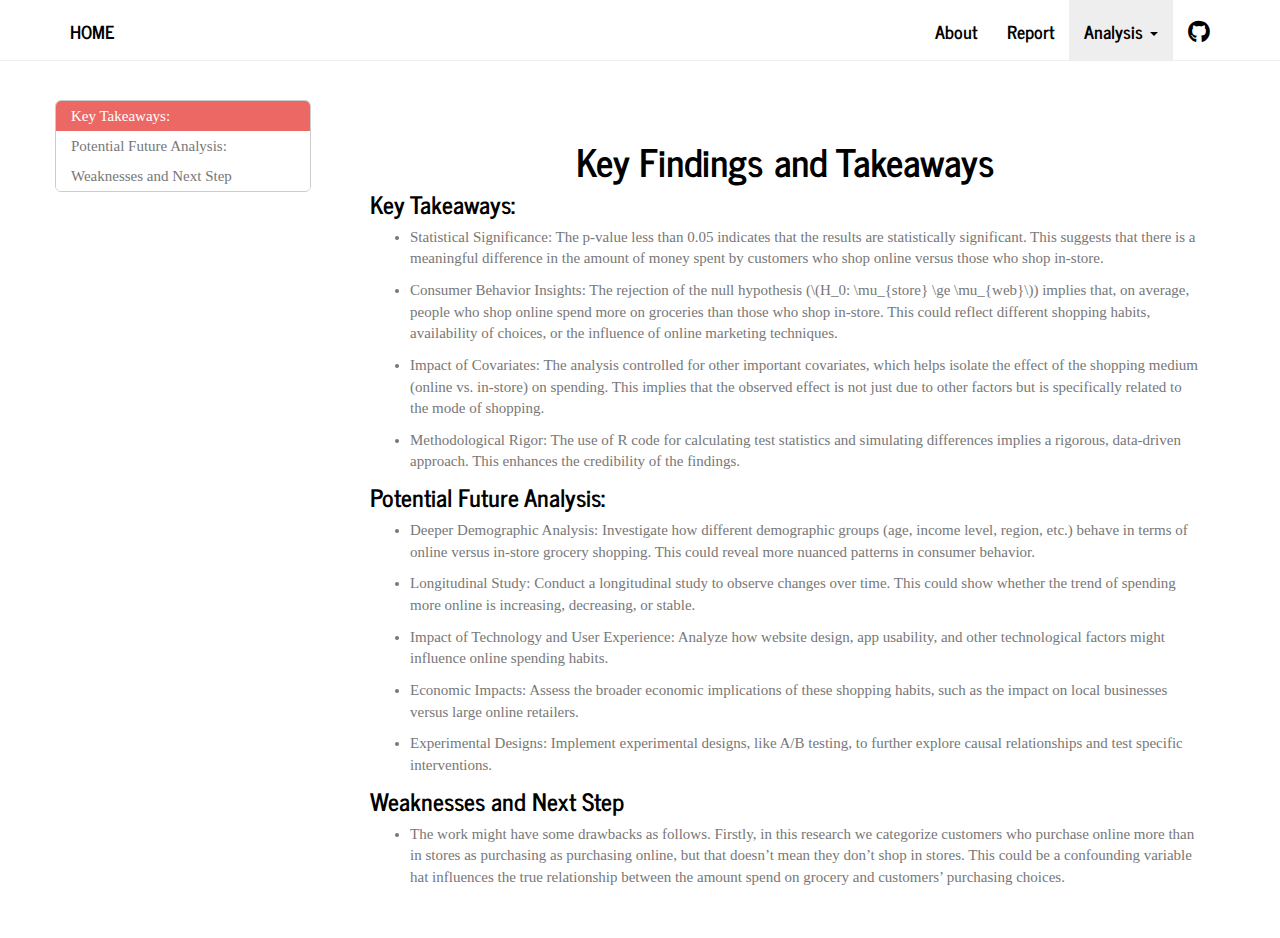
<file: results.html>
<!DOCTYPE html>

<html>

<head>

<meta charset="utf-8" />
<meta name="generator" content="pandoc" />
<meta http-equiv="X-UA-Compatible" content="IE=EDGE" />




<title> Key Findings and Takeaways</title>

<script src="site_libs/header-attrs-2.24/header-attrs.js"></script>
<script src="site_libs/jquery-3.6.0/jquery-3.6.0.min.js"></script>
<meta name="viewport" content="width=device-width, initial-scale=1" />
<link href="site_libs/bootstrap-3.3.5/css/journal.min.css" rel="stylesheet" />
<script src="site_libs/bootstrap-3.3.5/js/bootstrap.min.js"></script>
<script src="site_libs/bootstrap-3.3.5/shim/html5shiv.min.js"></script>
<script src="site_libs/bootstrap-3.3.5/shim/respond.min.js"></script>
<style>h1 {font-size: 34px;}
       h1.title {font-size: 38px;}
       h2 {font-size: 30px;}
       h3 {font-size: 24px;}
       h4 {font-size: 18px;}
       h5 {font-size: 16px;}
       h6 {font-size: 12px;}
       code {color: inherit; background-color: rgba(0, 0, 0, 0.04);}
       pre:not([class]) { background-color: white }</style>
<script src="site_libs/jqueryui-1.13.2/jquery-ui.min.js"></script>
<link href="site_libs/tocify-1.9.1/jquery.tocify.css" rel="stylesheet" />
<script src="site_libs/tocify-1.9.1/jquery.tocify.js"></script>
<script src="site_libs/navigation-1.1/tabsets.js"></script>
<link href="site_libs/highlightjs-9.12.0/default.css" rel="stylesheet" />
<script src="site_libs/highlightjs-9.12.0/highlight.js"></script>
<link href="site_libs/font-awesome-6.4.2/css/all.min.css" rel="stylesheet" />
<link href="site_libs/font-awesome-6.4.2/css/v4-shims.min.css" rel="stylesheet" />

<style type="text/css">
  code{white-space: pre-wrap;}
  span.smallcaps{font-variant: small-caps;}
  span.underline{text-decoration: underline;}
  div.column{display: inline-block; vertical-align: top; width: 50%;}
  div.hanging-indent{margin-left: 1.5em; text-indent: -1.5em;}
  ul.task-list{list-style: none;}
    </style>

<style type="text/css">code{white-space: pre;}</style>
<script type="text/javascript">
if (window.hljs) {
  hljs.configure({languages: []});
  hljs.initHighlightingOnLoad();
  if (document.readyState && document.readyState === "complete") {
    window.setTimeout(function() { hljs.initHighlighting(); }, 0);
  }
}
</script>









<style type = "text/css">
.main-container {
  max-width: 940px;
  margin-left: auto;
  margin-right: auto;
}
img {
  max-width:100%;
}
.tabbed-pane {
  padding-top: 12px;
}
.html-widget {
  margin-bottom: 20px;
}
button.code-folding-btn:focus {
  outline: none;
}
summary {
  display: list-item;
}
details > summary > p:only-child {
  display: inline;
}
pre code {
  padding: 0;
}
</style>


<style type="text/css">
.dropdown-submenu {
  position: relative;
}
.dropdown-submenu>.dropdown-menu {
  top: 0;
  left: 100%;
  margin-top: -6px;
  margin-left: -1px;
  border-radius: 0 6px 6px 6px;
}
.dropdown-submenu:hover>.dropdown-menu {
  display: block;
}
.dropdown-submenu>a:after {
  display: block;
  content: " ";
  float: right;
  width: 0;
  height: 0;
  border-color: transparent;
  border-style: solid;
  border-width: 5px 0 5px 5px;
  border-left-color: #cccccc;
  margin-top: 5px;
  margin-right: -10px;
}
.dropdown-submenu:hover>a:after {
  border-left-color: #adb5bd;
}
.dropdown-submenu.pull-left {
  float: none;
}
.dropdown-submenu.pull-left>.dropdown-menu {
  left: -100%;
  margin-left: 10px;
  border-radius: 6px 0 6px 6px;
}
</style>

<script type="text/javascript">
// manage active state of menu based on current page
$(document).ready(function () {
  // active menu anchor
  href = window.location.pathname
  href = href.substr(href.lastIndexOf('/') + 1)
  if (href === "")
    href = "index.html";
  var menuAnchor = $('a[href="' + href + '"]');

  // mark the anchor link active (and if it's in a dropdown, also mark that active)
  var dropdown = menuAnchor.closest('li.dropdown');
  if (window.bootstrap) { // Bootstrap 4+
    menuAnchor.addClass('active');
    dropdown.find('> .dropdown-toggle').addClass('active');
  } else { // Bootstrap 3
    menuAnchor.parent().addClass('active');
    dropdown.addClass('active');
  }

  // Navbar adjustments
  var navHeight = $(".navbar").first().height() + 15;
  var style = document.createElement('style');
  var pt = "padding-top: " + navHeight + "px; ";
  var mt = "margin-top: -" + navHeight + "px; ";
  var css = "";
  // offset scroll position for anchor links (for fixed navbar)
  for (var i = 1; i <= 6; i++) {
    css += ".section h" + i + "{ " + pt + mt + "}\n";
  }
  style.innerHTML = "body {" + pt + "padding-bottom: 40px; }\n" + css;
  document.head.appendChild(style);
});
</script>

<!-- tabsets -->

<style type="text/css">
.tabset-dropdown > .nav-tabs {
  display: inline-table;
  max-height: 500px;
  min-height: 44px;
  overflow-y: auto;
  border: 1px solid #ddd;
  border-radius: 4px;
}

.tabset-dropdown > .nav-tabs > li.active:before, .tabset-dropdown > .nav-tabs.nav-tabs-open:before {
  content: "\e259";
  font-family: 'Glyphicons Halflings';
  display: inline-block;
  padding: 10px;
  border-right: 1px solid #ddd;
}

.tabset-dropdown > .nav-tabs.nav-tabs-open > li.active:before {
  content: "\e258";
  font-family: 'Glyphicons Halflings';
  border: none;
}

.tabset-dropdown > .nav-tabs > li.active {
  display: block;
}

.tabset-dropdown > .nav-tabs > li > a,
.tabset-dropdown > .nav-tabs > li > a:focus,
.tabset-dropdown > .nav-tabs > li > a:hover {
  border: none;
  display: inline-block;
  border-radius: 4px;
  background-color: transparent;
}

.tabset-dropdown > .nav-tabs.nav-tabs-open > li {
  display: block;
  float: none;
}

.tabset-dropdown > .nav-tabs > li {
  display: none;
}
</style>

<!-- code folding -->



<style type="text/css">

#TOC {
  margin: 25px 0px 20px 0px;
}
@media (max-width: 768px) {
#TOC {
  position: relative;
  width: 100%;
}
}

@media print {
.toc-content {
  /* see https://github.com/w3c/csswg-drafts/issues/4434 */
  float: right;
}
}

.toc-content {
  padding-left: 30px;
  padding-right: 40px;
}

div.main-container {
  max-width: 1200px;
}

div.tocify {
  width: 20%;
  max-width: 260px;
  max-height: 85%;
}

@media (min-width: 768px) and (max-width: 991px) {
  div.tocify {
    width: 25%;
  }
}

@media (max-width: 767px) {
  div.tocify {
    width: 100%;
    max-width: none;
  }
}

.tocify ul, .tocify li {
  line-height: 20px;
}

.tocify-subheader .tocify-item {
  font-size: 0.90em;
}

.tocify .list-group-item {
  border-radius: 0px;
}


</style>



</head>

<body>


<div class="container-fluid main-container">


<!-- setup 3col/9col grid for toc_float and main content  -->
<div class="row">
<div class="col-xs-12 col-sm-4 col-md-3">
<div id="TOC" class="tocify">
</div>
</div>

<div class="toc-content col-xs-12 col-sm-8 col-md-9">




<div class="navbar navbar-default  navbar-fixed-top" role="navigation">
  <div class="container">
    <div class="navbar-header">
      <button type="button" class="navbar-toggle collapsed" data-toggle="collapse" data-bs-toggle="collapse" data-target="#navbar" data-bs-target="#navbar">
        <span class="icon-bar"></span>
        <span class="icon-bar"></span>
        <span class="icon-bar"></span>
      </button>
      <a class="navbar-brand" href="index.html">Home</a>
    </div>
    <div id="navbar" class="navbar-collapse collapse">
      <ul class="nav navbar-nav">
        
      </ul>
      <ul class="nav navbar-nav navbar-right">
        <li>
  <a href="About.html">About</a>
</li>
<li>
  <a href="report.html">Report</a>
</li>
<li class="dropdown">
  <a href="#" class="dropdown-toggle" data-toggle="dropdown" role="button" data-bs-toggle="dropdown" aria-expanded="false">
    Analysis
     
    <span class="caret"></span>
  </a>
  <ul class="dropdown-menu" role="menu">
    <li>
      <a href="data.html">Data Description</a>
    </li>
    <li>
      <a href="EDA.html">EDA</a>
    </li>
    <li>
      <a href="regression.html">Regression</a>
    </li>
    <li>
      <a href="results.html">Results</a>
    </li>
  </ul>
</li>
<li>
  <a href="https://github.com/marketingllyz/marketingllyz.github.io">
    <span class="fa fa-github fa-lg"></span>
     
  </a>
</li>
      </ul>
    </div><!--/.nav-collapse -->
  </div><!--/.container -->
</div><!--/.navbar -->

<div id="header">



<h1 class="title toc-ignore"><center><br />
Key Findings and Takeaways</h1>

</div>


<div id="key-takeaways" class="section level3">
<h3>Key Takeaways:</h3>
<ul>
<li><p>Statistical Significance: The p-value less than 0.05 indicates
that the results are statistically significant. This suggests that there
is a meaningful difference in the amount of money spent by customers who
shop online versus those who shop in-store.</p></li>
<li><p>Consumer Behavior Insights: The rejection of the null hypothesis
(<span class="math inline">\(H_0: \mu_{store} \ge \mu_{web}\)</span>)
implies that, on average, people who shop online spend more on groceries
than those who shop in-store. This could reflect different shopping
habits, availability of choices, or the influence of online marketing
techniques.</p></li>
<li><p>Impact of Covariates: The analysis controlled for other important
covariates, which helps isolate the effect of the shopping medium
(online vs. in-store) on spending. This implies that the observed effect
is not just due to other factors but is specifically related to the mode
of shopping.</p></li>
<li><p>Methodological Rigor: The use of R code for calculating test
statistics and simulating differences implies a rigorous, data-driven
approach. This enhances the credibility of the findings.</p></li>
</ul>
</div>
<div id="potential-future-analysis" class="section level3">
<h3>Potential Future Analysis:</h3>
<ul>
<li><p>Deeper Demographic Analysis: Investigate how different
demographic groups (age, income level, region, etc.) behave in terms of
online versus in-store grocery shopping. This could reveal more nuanced
patterns in consumer behavior.</p></li>
<li><p>Longitudinal Study: Conduct a longitudinal study to observe
changes over time. This could show whether the trend of spending more
online is increasing, decreasing, or stable.</p></li>
<li><p>Impact of Technology and User Experience: Analyze how website
design, app usability, and other technological factors might influence
online spending habits.</p></li>
<li><p>Economic Impacts: Assess the broader economic implications of
these shopping habits, such as the impact on local businesses versus
large online retailers.</p></li>
<li><p>Experimental Designs: Implement experimental designs, like A/B
testing, to further explore causal relationships and test specific
interventions.</p></li>
</ul>
</div>
<div id="weaknesses-and-next-step" class="section level3">
<h3>Weaknesses and Next Step</h3>
<ul>
<li>The work might have some drawbacks as follows. Firstly, in this
research we categorize customers who purchase online more than in stores
as purchasing as purchasing online, but that doesn’t mean they don’t
shop in stores. This could be a confounding variable hat influences the
true relationship between the amount spend on grocery and customers’
purchasing choices.</li>
</ul>
</div>



</div>
</div>

</div>

<script>

// add bootstrap table styles to pandoc tables
function bootstrapStylePandocTables() {
  $('tr.odd').parent('tbody').parent('table').addClass('table table-condensed');
}
$(document).ready(function () {
  bootstrapStylePandocTables();
});


</script>

<!-- tabsets -->

<script>
$(document).ready(function () {
  window.buildTabsets("TOC");
});

$(document).ready(function () {
  $('.tabset-dropdown > .nav-tabs > li').click(function () {
    $(this).parent().toggleClass('nav-tabs-open');
  });
});
</script>

<!-- code folding -->

<script>
$(document).ready(function ()  {

    // temporarily add toc-ignore selector to headers for the consistency with Pandoc
    $('.unlisted.unnumbered').addClass('toc-ignore')

    // move toc-ignore selectors from section div to header
    $('div.section.toc-ignore')
        .removeClass('toc-ignore')
        .children('h1,h2,h3,h4,h5').addClass('toc-ignore');

    // establish options
    var options = {
      selectors: "h1,h2,h3",
      theme: "bootstrap3",
      context: '.toc-content',
      hashGenerator: function (text) {
        return text.replace(/[.\\/?&!#<>]/g, '').replace(/\s/g, '_');
      },
      ignoreSelector: ".toc-ignore",
      scrollTo: 0
    };
    options.showAndHide = true;
    options.smoothScroll = true;

    // tocify
    var toc = $("#TOC").tocify(options).data("toc-tocify");
});
</script>

<!-- dynamically load mathjax for compatibility with self-contained -->
<script>
  (function () {
    var script = document.createElement("script");
    script.type = "text/javascript";
    script.src  = "https://mathjax.rstudio.com/latest/MathJax.js?config=TeX-AMS-MML_HTMLorMML";
    document.getElementsByTagName("head")[0].appendChild(script);
  })();
</script>

</body>
</html>
</file>
